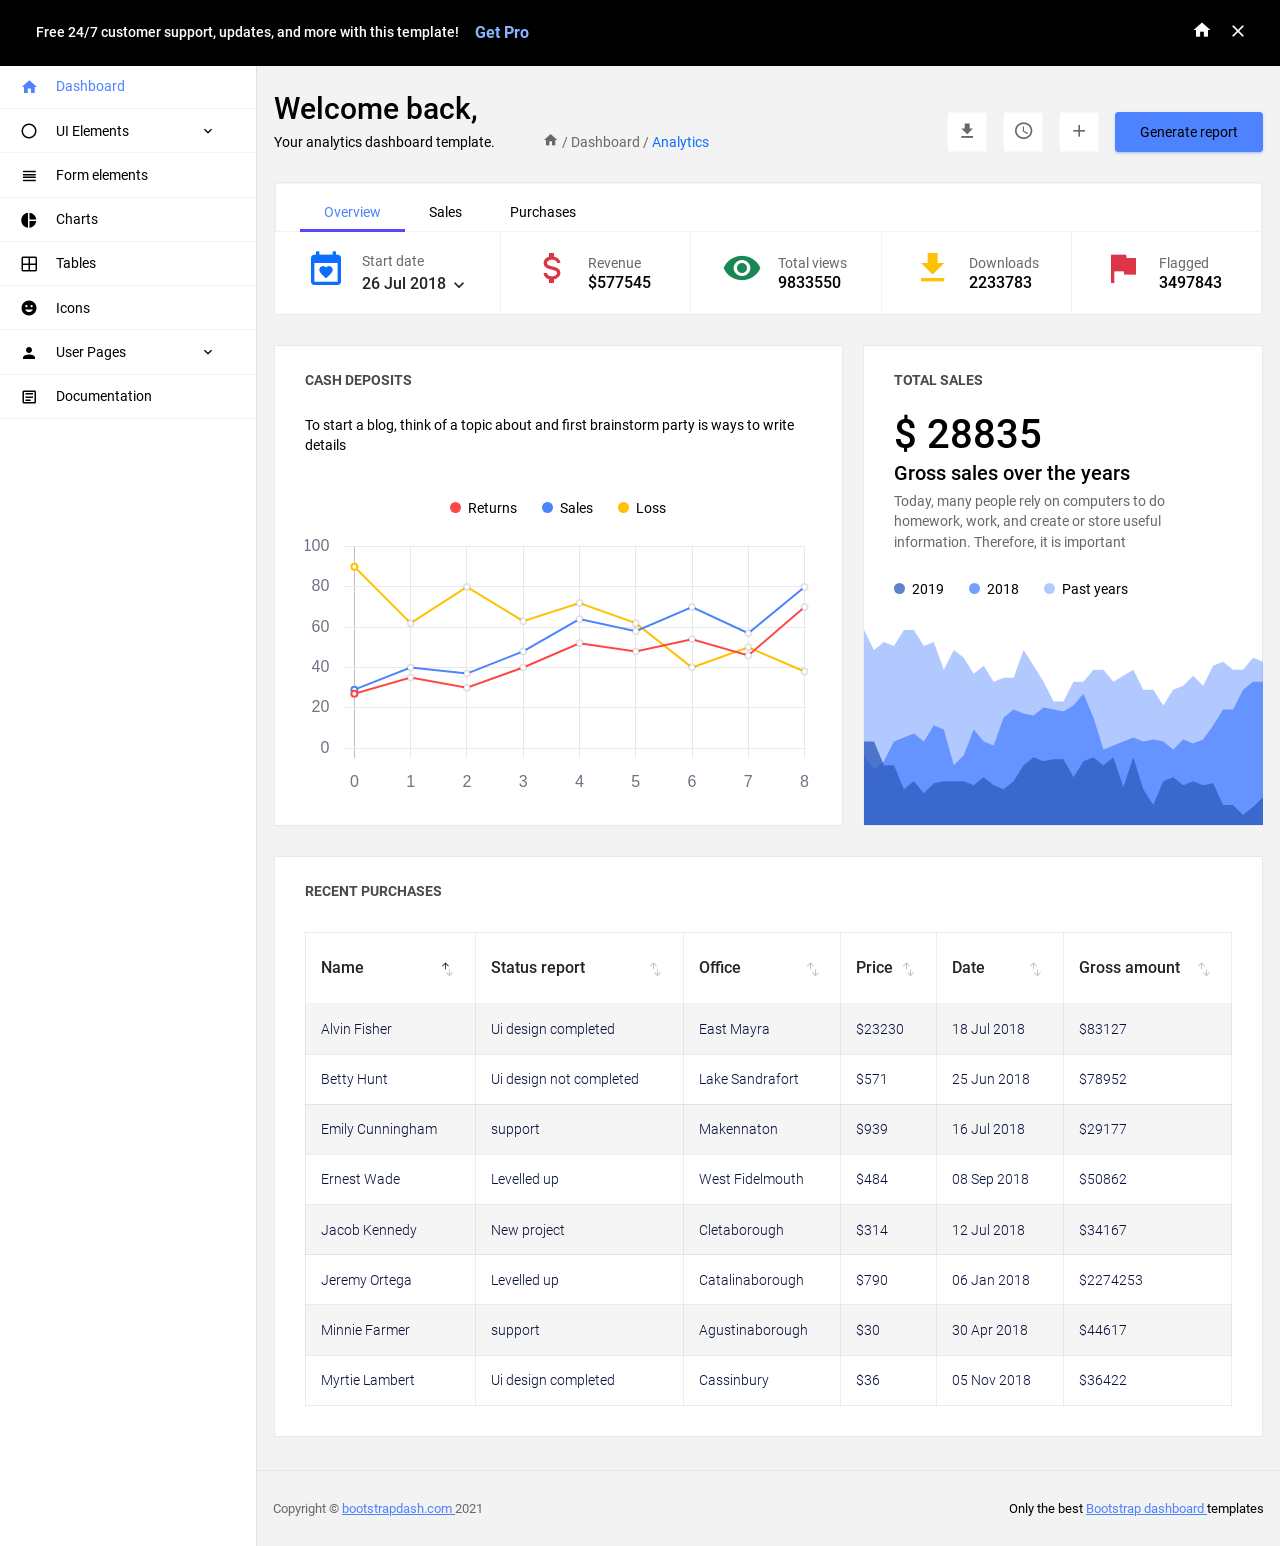
<file: FlightReservation_Presentation/wwwroot/admin/template/index.html>
<!DOCTYPE html>
<html lang="en">

<head>
  <!-- Required meta tags -->
  <meta charset="utf-8">
  <meta name="viewport" content="width=device-width, initial-scale=1, shrink-to-fit=no">
  <title>Majestic Admin</title>
  <!-- plugins:css -->
  <link rel="stylesheet" href="vendors/mdi/css/materialdesignicons.min.css">
  <link rel="stylesheet" href="vendors/base/vendor.bundle.base.css">
  <!-- endinject -->
  <!-- plugin css for this page -->
  <link rel="stylesheet" href="vendors/datatables.net-bs4/dataTables.bootstrap4.css">
  <!-- End plugin css for this page -->
  <!-- inject:css -->
  <link rel="stylesheet" href="css/style.css">
  <!-- endinject -->
  <link rel="shortcut icon" href="images/favicon.png" />
</head>
<body>
  <div class="container-scroller">
    <div class="row p-0 m-0 proBanner" id="proBanner">
      <div class="col-md-12 p-0 m-0">
        <div class="card-body card-body-padding d-flex align-items-center justify-content-between">
          <div class="ps-lg-1">
            <div class="d-flex align-items-center justify-content-between">
              <p class="mb-0 font-weight-medium me-3 buy-now-text">Free 24/7 customer support, updates, and more with this template!</p>
              <a href="https://www.bootstrapdash.com/product/majestic-admin-pro/?utm_source=organic&utm_medium=banner&utm_campaign=buynow_demo" target="_blank" class="btn me-2 buy-now-btn border-0">Get Pro</a>
            </div>
          </div>
          <div class="d-flex align-items-center justify-content-between">
            <a href="https://www.bootstrapdash.com/product/majestic-admin-pro/"><i class="mdi mdi-home me-3 text-white"></i></a>
            <button id="bannerClose" class="btn border-0 p-0">
              <i class="mdi mdi-close text-white me-0"></i>
            </button>
          </div>
        </div>
      </div>
    </div>
    <!-- partial:partials/_navbar.html -->
    <nav class="navbar col-lg-12 col-12 p-0 fixed-top d-flex flex-row">
      <div class="navbar-brand-wrapper d-flex justify-content-center">
        <div class="navbar-brand-inner-wrapper d-flex justify-content-between align-items-center w-100">  
          <a class="navbar-brand brand-logo" href="index.html"><img src="images/logo.svg" alt="logo"/></a>
          <a class="navbar-brand brand-logo-mini" href="index.html"><img src="images/logo-mini.svg" alt="logo"/></a>
          <button class="navbar-toggler navbar-toggler align-self-center" type="button" data-toggle="minimize">
            <span class="mdi mdi-sort-variant"></span>
          </button>
        </div>  
      </div>
      <div class="navbar-menu-wrapper d-flex align-items-center justify-content-end">
        <ul class="navbar-nav mr-lg-4 w-100">
          <li class="nav-item nav-search d-none d-lg-block w-100">
            <div class="input-group">
              <div class="input-group-prepend">
                <span class="input-group-text" id="search">
                  <i class="mdi mdi-magnify"></i>
                </span>
              </div>
              <input type="text" class="form-control" placeholder="Search now" aria-label="search" aria-describedby="search">
            </div>
          </li>
        </ul>
        <ul class="navbar-nav navbar-nav-right">
          <li class="nav-item dropdown me-1">
            <a class="nav-link count-indicator dropdown-toggle d-flex justify-content-center align-items-center" id="messageDropdown" href="#" data-bs-toggle="dropdown">
              <i class="mdi mdi-message-text mx-0"></i>
              <span class="count"></span>
            </a>
            <div class="dropdown-menu dropdown-menu-right navbar-dropdown" aria-labelledby="messageDropdown">
              <p class="mb-0 font-weight-normal float-left dropdown-header">Messages</p>
              <a class="dropdown-item">
                <div class="item-thumbnail">
                    <img src="images/faces/face4.jpg" alt="image" class="profile-pic">
                </div>
                <div class="item-content flex-grow">
                  <h6 class="ellipsis font-weight-normal">David Grey
                  </h6>
                  <p class="font-weight-light small-text text-muted mb-0">
                    The meeting is cancelled
                  </p>
                </div>
              </a>
              <a class="dropdown-item">
                <div class="item-thumbnail">
                    <img src="images/faces/face2.jpg" alt="image" class="profile-pic">
                </div>
                <div class="item-content flex-grow">
                  <h6 class="ellipsis font-weight-normal">Tim Cook
                  </h6>
                  <p class="font-weight-light small-text text-muted mb-0">
                    New product launch
                  </p>
                </div>
              </a>
              <a class="dropdown-item">
                <div class="item-thumbnail">
                    <img src="images/faces/face3.jpg" alt="image" class="profile-pic">
                </div>
                <div class="item-content flex-grow">
                  <h6 class="ellipsis font-weight-normal"> Johnson
                  </h6>
                  <p class="font-weight-light small-text text-muted mb-0">
                    Upcoming board meeting
                  </p>
                </div>
              </a>
            </div>
          </li>
          <li class="nav-item dropdown me-4">
            <a class="nav-link count-indicator dropdown-toggle d-flex align-items-center justify-content-center notification-dropdown" id="notificationDropdown" href="#" data-bs-toggle="dropdown">
              <i class="mdi mdi-bell mx-0"></i>
              <span class="count"></span>
            </a>
            <div class="dropdown-menu dropdown-menu-right navbar-dropdown" aria-labelledby="notificationDropdown">
              <p class="mb-0 font-weight-normal float-left dropdown-header">Notifications</p>
              <a class="dropdown-item">
                <div class="item-thumbnail">
                  <div class="item-icon bg-success">
                    <i class="mdi mdi-information mx-0"></i>
                  </div>
                </div>
                <div class="item-content">
                  <h6 class="font-weight-normal">Application Error</h6>
                  <p class="font-weight-light small-text mb-0 text-muted">
                    Just now
                  </p>
                </div>
              </a>
              <a class="dropdown-item">
                <div class="item-thumbnail">
                  <div class="item-icon bg-warning">
                    <i class="mdi mdi-settings mx-0"></i>
                  </div>
                </div>
                <div class="item-content">
                  <h6 class="font-weight-normal">Settings</h6>
                  <p class="font-weight-light small-text mb-0 text-muted">
                    Private message
                  </p>
                </div>
              </a>
              <a class="dropdown-item">
                <div class="item-thumbnail">
                  <div class="item-icon bg-info">
                    <i class="mdi mdi-account-box mx-0"></i>
                  </div>
                </div>
                <div class="item-content">
                  <h6 class="font-weight-normal">New user registration</h6>
                  <p class="font-weight-light small-text mb-0 text-muted">
                    2 days ago
                  </p>
                </div>
              </a>
            </div>
          </li>
          <li class="nav-item nav-profile dropdown">
            <a class="nav-link dropdown-toggle" href="#" data-bs-toggle="dropdown" id="profileDropdown">
              <img src="images/faces/face5.jpg" alt="profile"/>
              <span class="nav-profile-name">Louis Barnett</span>
            </a>
            <div class="dropdown-menu dropdown-menu-right navbar-dropdown" aria-labelledby="profileDropdown">
              <a class="dropdown-item">
                <i class="mdi mdi-settings text-primary"></i>
                Settings
              </a>
              <a class="dropdown-item">
                <i class="mdi mdi-logout text-primary"></i>
                Logout
              </a>
            </div>
          </li>
        </ul>
        <button class="navbar-toggler navbar-toggler-right d-lg-none align-self-center" type="button" data-toggle="offcanvas">
          <span class="mdi mdi-menu"></span>
        </button>
      </div>
    </nav>
    <!-- partial -->
    <div class="container-fluid page-body-wrapper">
      <!-- partial:partials/_sidebar.html -->
      <nav class="sidebar sidebar-offcanvas" id="sidebar">
        <ul class="nav">
          <li class="nav-item">
            <a class="nav-link" href="index.html">
              <i class="mdi mdi-home menu-icon"></i>
              <span class="menu-title">Dashboard</span>
            </a>
          </li>
          <li class="nav-item">
            <a class="nav-link" data-bs-toggle="collapse" href="#ui-basic" aria-expanded="false" aria-controls="ui-basic">
              <i class="mdi mdi-circle-outline menu-icon"></i>
              <span class="menu-title">UI Elements</span>
              <i class="menu-arrow"></i>
            </a>
            <div class="collapse" id="ui-basic">
              <ul class="nav flex-column sub-menu">
                <li class="nav-item"> <a class="nav-link" href="pages/ui-features/buttons.html">Buttons</a></li>
                <li class="nav-item"> <a class="nav-link" href="pages/ui-features/typography.html">Typography</a></li>
              </ul>
            </div>
          </li>
          <li class="nav-item">
            <a class="nav-link" href="pages/forms/basic_elements.html">
              <i class="mdi mdi-view-headline menu-icon"></i>
              <span class="menu-title">Form elements</span>
            </a>
          </li>
          <li class="nav-item">
            <a class="nav-link" href="pages/charts/chartjs.html">
              <i class="mdi mdi-chart-pie menu-icon"></i>
              <span class="menu-title">Charts</span>
            </a>
          </li>
          <li class="nav-item">
            <a class="nav-link" href="pages/tables/basic-table.html">
              <i class="mdi mdi-grid-large menu-icon"></i>
              <span class="menu-title">Tables</span>
            </a>
          </li>
          <li class="nav-item">
            <a class="nav-link" href="pages/icons/mdi.html">
              <i class="mdi mdi-emoticon menu-icon"></i>
              <span class="menu-title">Icons</span>
            </a>
          </li>
          <li class="nav-item">
            <a class="nav-link" data-bs-toggle="collapse" href="#auth" aria-expanded="false" aria-controls="auth">
              <i class="mdi mdi-account menu-icon"></i>
              <span class="menu-title">User Pages</span>
              <i class="menu-arrow"></i>
            </a>
            <div class="collapse" id="auth">
              <ul class="nav flex-column sub-menu">
                <li class="nav-item"> <a class="nav-link" href="pages/samples/login.html"> Login </a></li>
                <li class="nav-item"> <a class="nav-link" href="pages/samples/login-2.html"> Login 2 </a></li>
                <li class="nav-item"> <a class="nav-link" href="pages/samples/register.html"> Register </a></li>
                <li class="nav-item"> <a class="nav-link" href="pages/samples/register-2.html"> Register 2 </a></li>
                <li class="nav-item"> <a class="nav-link" href="pages/samples/lock-screen.html"> Lockscreen </a></li>
              </ul>
            </div>
          </li>
          <li class="nav-item">
            <a class="nav-link" href="documentation/documentation.html">
              <i class="mdi mdi-file-document-box-outline menu-icon"></i>
              <span class="menu-title">Documentation</span>
            </a>
          </li>
        </ul>
      </nav>
      <!-- partial -->
      <div class="main-panel">
        <div class="content-wrapper">
          
          <div class="row">
            <div class="col-md-12 grid-margin">
              <div class="d-flex justify-content-between flex-wrap">
                <div class="d-flex align-items-end flex-wrap">
                  <div class="me-md-3 me-xl-5">
                    <h2>Welcome back,</h2>
                    <p class="mb-md-0">Your analytics dashboard template.</p>
                  </div>
                  <div class="d-flex">
                    <i class="mdi mdi-home text-muted hover-cursor"></i>
                    <p class="text-muted mb-0 hover-cursor">&nbsp;/&nbsp;Dashboard&nbsp;/&nbsp;</p>
                    <p class="text-primary mb-0 hover-cursor">Analytics</p>
                  </div>
                </div>
                <div class="d-flex justify-content-between align-items-end flex-wrap">
                  <button type="button" class="btn btn-light bg-white btn-icon me-3 d-none d-md-block ">
                    <i class="mdi mdi-download text-muted"></i>
                  </button>
                  <button type="button" class="btn btn-light bg-white btn-icon me-3 mt-2 mt-xl-0">
                    <i class="mdi mdi-clock-outline text-muted"></i>
                  </button>
                  <button type="button" class="btn btn-light bg-white btn-icon me-3 mt-2 mt-xl-0">
                    <i class="mdi mdi-plus text-muted"></i>
                  </button>
                  <button class="btn btn-primary mt-2 mt-xl-0">Generate report</button>
                </div>
              </div>
            </div>
          </div>
          <div class="row">
            <div class="col-md-12 grid-margin stretch-card">
              <div class="card">
                <div class="card-body dashboard-tabs p-0">
                  <ul class="nav nav-tabs px-4" role="tablist">
                    <li class="nav-item">
                      <a class="nav-link active" id="overview-tab" data-bs-toggle="tab" href="#overview" role="tab" aria-controls="overview" aria-selected="true">Overview</a>
                    </li>
                    <li class="nav-item">
                      <a class="nav-link" id="sales-tab" data-bs-toggle="tab" href="#sales" role="tab" aria-controls="sales" aria-selected="false">Sales</a>
                    </li>
                    <li class="nav-item">
                      <a class="nav-link" id="purchases-tab" data-bs-toggle="tab" href="#purchases" role="tab" aria-controls="purchases" aria-selected="false">Purchases</a>
                    </li>
                  </ul>
                  <div class="tab-content py-0 px-0">
                    <div class="tab-pane fade show active" id="overview" role="tabpanel" aria-labelledby="overview-tab">
                      <div class="d-flex flex-wrap justify-content-xl-between">
                        <div class="d-none d-xl-flex border-md-right flex-grow-1 align-items-center justify-content-center p-3 item">
                          <i class="mdi mdi-calendar-heart icon-lg me-3 text-primary"></i>
                          <div class="d-flex flex-column justify-content-around">
                            <small class="mb-1 text-muted">Start date</small>
                            <div class="dropdown">
                              <a class="btn btn-secondary dropdown-toggle p-0 bg-transparent border-0 text-dark shadow-none font-weight-medium" href="#" role="button" id="dropdownMenuLinkA" data-bs-toggle="dropdown" aria-haspopup="true" aria-expanded="false">
                                <h5 class="mb-0 d-inline-block">26 Jul 2018</h5>
                              </a>
                              <div class="dropdown-menu" aria-labelledby="dropdownMenuLinkA">
                                <a class="dropdown-item" href="#">12 Aug 2018</a>
                                <a class="dropdown-item" href="#">22 Sep 2018</a>
                                <a class="dropdown-item" href="#">21 Oct 2018</a>
                              </div>
                            </div>
                          </div>
                        </div>
                        <div class="d-flex border-md-right flex-grow-1 align-items-center justify-content-center p-3 item">
                          <i class="mdi mdi-currency-usd me-3 icon-lg text-danger"></i>
                          <div class="d-flex flex-column justify-content-around">
                            <small class="mb-1 text-muted">Revenue</small>
                            <h5 class="me-2 mb-0">$577545</h5>
                          </div>
                        </div>
                        <div class="d-flex border-md-right flex-grow-1 align-items-center justify-content-center p-3 item">
                          <i class="mdi mdi-eye me-3 icon-lg text-success"></i>
                          <div class="d-flex flex-column justify-content-around">
                            <small class="mb-1 text-muted">Total views</small>
                            <h5 class="me-2 mb-0">9833550</h5>
                          </div>
                        </div>
                        <div class="d-flex border-md-right flex-grow-1 align-items-center justify-content-center p-3 item">
                          <i class="mdi mdi-download me-3 icon-lg text-warning"></i>
                          <div class="d-flex flex-column justify-content-around">
                            <small class="mb-1 text-muted">Downloads</small>
                            <h5 class="me-2 mb-0">2233783</h5>
                          </div>
                        </div>
                        <div class="d-flex py-3 border-md-right flex-grow-1 align-items-center justify-content-center p-3 item">
                          <i class="mdi mdi-flag me-3 icon-lg text-danger"></i>
                          <div class="d-flex flex-column justify-content-around">
                            <small class="mb-1 text-muted">Flagged</small>
                            <h5 class="me-2 mb-0">3497843</h5>
                          </div>
                        </div>
                      </div>
                    </div>
                    <div class="tab-pane fade" id="sales" role="tabpanel" aria-labelledby="sales-tab">
                      <div class="d-flex flex-wrap justify-content-xl-between">
                        <div class="d-none d-xl-flex border-md-right flex-grow-1 align-items-center justify-content-center p-3 item">
                          <i class="mdi mdi-calendar-heart icon-lg me-3 text-primary"></i>
                          <div class="d-flex flex-column justify-content-around">
                            <small class="mb-1 text-muted">Start date</small>
                            <div class="dropdown">
                              <a class="btn btn-secondary dropdown-toggle p-0 bg-transparent border-0 text-dark shadow-none font-weight-medium" href="#" role="button" id="dropdownMenuLinkA" data-bs-toggle="dropdown" aria-haspopup="true" aria-expanded="false">
                                <h5 class="mb-0 d-inline-block">26 Jul 2018</h5>
                              </a>
                              <div class="dropdown-menu" aria-labelledby="dropdownMenuLinkA">
                                <a class="dropdown-item" href="#">12 Aug 2018</a>
                                <a class="dropdown-item" href="#">22 Sep 2018</a>
                                <a class="dropdown-item" href="#">21 Oct 2018</a>
                              </div>
                            </div>
                          </div>
                        </div>
                        <div class="d-flex border-md-right flex-grow-1 align-items-center justify-content-center p-3 item">
                          <i class="mdi mdi-download me-3 icon-lg text-warning"></i>
                          <div class="d-flex flex-column justify-content-around">
                            <small class="mb-1 text-muted">Downloads</small>
                            <h5 class="me-2 mb-0">2233783</h5>
                          </div>
                        </div>
                        <div class="d-flex border-md-right flex-grow-1 align-items-center justify-content-center p-3 item">
                          <i class="mdi mdi-eye me-3 icon-lg text-success"></i>
                          <div class="d-flex flex-column justify-content-around">
                            <small class="mb-1 text-muted">Total views</small>
                            <h5 class="me-2 mb-0">9833550</h5>
                          </div>
                        </div>
                        <div class="d-flex border-md-right flex-grow-1 align-items-center justify-content-center p-3 item">
                          <i class="mdi mdi-currency-usd me-3 icon-lg text-danger"></i>
                          <div class="d-flex flex-column justify-content-around">
                            <small class="mb-1 text-muted">Revenue</small>
                            <h5 class="me-2 mb-0">$577545</h5>
                          </div>
                        </div>
                        <div class="d-flex py-3 border-md-right flex-grow-1 align-items-center justify-content-center p-3 item">
                          <i class="mdi mdi-flag me-3 icon-lg text-danger"></i>
                          <div class="d-flex flex-column justify-content-around">
                            <small class="mb-1 text-muted">Flagged</small>
                            <h5 class="me-2 mb-0">3497843</h5>
                          </div>
                        </div>
                      </div>
                    </div>
                    <div class="tab-pane fade" id="purchases" role="tabpanel" aria-labelledby="purchases-tab">
                      <div class="d-flex flex-wrap justify-content-xl-between">
                        <div class="d-none d-xl-flex border-md-right flex-grow-1 align-items-center justify-content-center p-3 item">
                          <i class="mdi mdi-calendar-heart icon-lg me-3 text-primary"></i>
                          <div class="d-flex flex-column justify-content-around">
                            <small class="mb-1 text-muted">Start date</small>
                            <div class="dropdown">
                              <a class="btn btn-secondary dropdown-toggle p-0 bg-transparent border-0 text-dark shadow-none font-weight-medium" href="#" role="button" id="dropdownMenuLinkA" data-bs-toggle="dropdown" aria-haspopup="true" aria-expanded="false">
                                <h5 class="mb-0 d-inline-block">26 Jul 2018</h5>
                              </a>
                              <div class="dropdown-menu" aria-labelledby="dropdownMenuLinkA">
                                <a class="dropdown-item" href="#">12 Aug 2018</a>
                                <a class="dropdown-item" href="#">22 Sep 2018</a>
                                <a class="dropdown-item" href="#">21 Oct 2018</a>
                              </div>
                            </div>
                          </div>
                        </div>
                        <div class="d-flex border-md-right flex-grow-1 align-items-center justify-content-center p-3 item">
                          <i class="mdi mdi-currency-usd me-3 icon-lg text-danger"></i>
                          <div class="d-flex flex-column justify-content-around">
                            <small class="mb-1 text-muted">Revenue</small>
                            <h5 class="me-2 mb-0">$577545</h5>
                          </div>
                        </div>
                        <div class="d-flex border-md-right flex-grow-1 align-items-center justify-content-center p-3 item">
                          <i class="mdi mdi-eye me-3 icon-lg text-success"></i>
                          <div class="d-flex flex-column justify-content-around">
                            <small class="mb-1 text-muted">Total views</small>
                            <h5 class="me-2 mb-0">9833550</h5>
                          </div>
                        </div>
                        <div class="d-flex border-md-right flex-grow-1 align-items-center justify-content-center p-3 item">
                          <i class="mdi mdi-download me-3 icon-lg text-warning"></i>
                          <div class="d-flex flex-column justify-content-around">
                            <small class="mb-1 text-muted">Downloads</small>
                            <h5 class="me-2 mb-0">2233783</h5>
                          </div>
                        </div>
                        <div class="d-flex py-3 border-md-right flex-grow-1 align-items-center justify-content-center p-3 item">
                          <i class="mdi mdi-flag me-3 icon-lg text-danger"></i>
                          <div class="d-flex flex-column justify-content-around">
                            <small class="mb-1 text-muted">Flagged</small>
                            <h5 class="me-2 mb-0">3497843</h5>
                          </div>
                        </div>
                      </div>
                    </div>
                  </div>
                </div>
              </div>
            </div>
          </div>
          <div class="row">
            <div class="col-md-7 grid-margin stretch-card">
              <div class="card">
                <div class="card-body">
                  <p class="card-title">Cash deposits</p>
                  <p class="mb-4">To start a blog, think of a topic about and first brainstorm party is ways to write details</p>
                  <div id="cash-deposits-chart-legend" class="d-flex justify-content-center pt-3"></div>
                  <canvas id="cash-deposits-chart"></canvas>
                </div>
              </div>
            </div>
            <div class="col-md-5 grid-margin stretch-card">
              <div class="card">
                <div class="card-body">
                  <p class="card-title">Total sales</p>
                  <h1>$ 28835</h1>
                  <h4>Gross sales over the years</h4>
                  <p class="text-muted">Today, many people rely on computers to do homework, work, and create or store useful information. Therefore, it is important </p>
                  <div id="total-sales-chart-legend"></div>                  
                </div>
                <canvas id="total-sales-chart"></canvas>
              </div>
            </div>
          </div>
          <div class="row">
            <div class="col-md-12 stretch-card">
              <div class="card">
                <div class="card-body">
                  <p class="card-title">Recent Purchases</p>
                  <div class="table-responsive">
                    <table id="recent-purchases-listing" class="table">
                      <thead>
                        <tr>
                            <th>Name</th>
                            <th>Status report</th>
                            <th>Office</th>
                            <th>Price</th>
                            <th>Date</th>
                            <th>Gross amount</th>
                        </tr>
                      </thead>
                      <tbody>
                        <tr>
                            <td>Jeremy Ortega</td>
                            <td>Levelled up</td>
                            <td>Catalinaborough</td>
                            <td>$790</td>
                            <td>06 Jan 2018</td>
                            <td>$2274253</td>
                        </tr>
                        <tr>
                            <td>Alvin Fisher</td>
                            <td>Ui design completed</td>
                            <td>East Mayra</td>
                            <td>$23230</td>
                            <td>18 Jul 2018</td>
                            <td>$83127</td>
                        </tr>
                        <tr>
                            <td>Emily Cunningham</td>
                            <td>support</td>
                            <td>Makennaton</td>
                            <td>$939</td>
                            <td>16 Jul 2018</td>
                            <td>$29177</td>
                        </tr>
                        <tr>
                            <td>Minnie Farmer</td>
                            <td>support</td>
                            <td>Agustinaborough</td>
                            <td>$30</td>
                            <td>30 Apr 2018</td>
                            <td>$44617</td>
                        </tr>
                        <tr>
                            <td>Betty Hunt</td>
                            <td>Ui design not completed</td>
                            <td>Lake Sandrafort</td>
                            <td>$571</td>
                            <td>25 Jun 2018</td>
                            <td>$78952</td>
                        </tr>
                        <tr>
                            <td>Myrtie Lambert</td>
                            <td>Ui design completed</td>
                            <td>Cassinbury</td>
                            <td>$36</td>
                            <td>05 Nov 2018</td>
                            <td>$36422</td>
                        </tr>
                        <tr>
                            <td>Jacob Kennedy</td>
                            <td>New project</td>
                            <td>Cletaborough</td>
                            <td>$314</td>
                            <td>12 Jul 2018</td>
                            <td>$34167</td>
                        </tr>
                        <tr>
                            <td>Ernest Wade</td>
                            <td>Levelled up</td>
                            <td>West Fidelmouth</td>
                            <td>$484</td>
                            <td>08 Sep 2018</td>
                            <td>$50862</td>
                        </tr>
                      </tbody>
                    </table>
                  </div>
                </div>
              </div>
            </div>
          </div>
        </div>
        <!-- content-wrapper ends -->
        <!-- partial:partials/_footer.html -->
        <footer class="footer">
        <div class="d-sm-flex justify-content-center justify-content-sm-between">
          <span class="text-muted text-center text-sm-left d-block d-sm-inline-block">Copyright © <a href="https://www.bootstrapdash.com/" target="_blank">bootstrapdash.com </a>2021</span>
          <span class="float-none float-sm-right d-block mt-1 mt-sm-0 text-center">Only the best <a href="https://www.bootstrapdash.com/" target="_blank"> Bootstrap dashboard  </a> templates</span>
        </div>
        </footer>
        <!-- partial -->
      </div>
      <!-- main-panel ends -->
    </div>
    <!-- page-body-wrapper ends -->
  </div>
  <!-- container-scroller -->

  <!-- plugins:js -->
  <script src="vendors/base/vendor.bundle.base.js"></script>
  <!-- endinject -->
  <!-- Plugin js for this page-->
  <script src="vendors/chart.js/Chart.min.js"></script>
  <script src="vendors/datatables.net/jquery.dataTables.js"></script>
  <script src="vendors/datatables.net-bs4/dataTables.bootstrap4.js"></script>
  <!-- End plugin js for this page-->
  <!-- inject:js -->
  <script src="js/off-canvas.js"></script>
  <script src="js/hoverable-collapse.js"></script>
  <script src="js/template.js"></script>
  <!-- endinject -->
  <!-- Custom js for this page-->
  <script src="js/dashboard.js"></script>
  <script src="js/data-table.js"></script>
  <script src="js/jquery.dataTables.js"></script>
  <script src="js/dataTables.bootstrap4.js"></script>
  <!-- End custom js for this page-->

  <script src="js/jquery.cookie.js" type="text/javascript"></script>
</body>

</html>
</file>
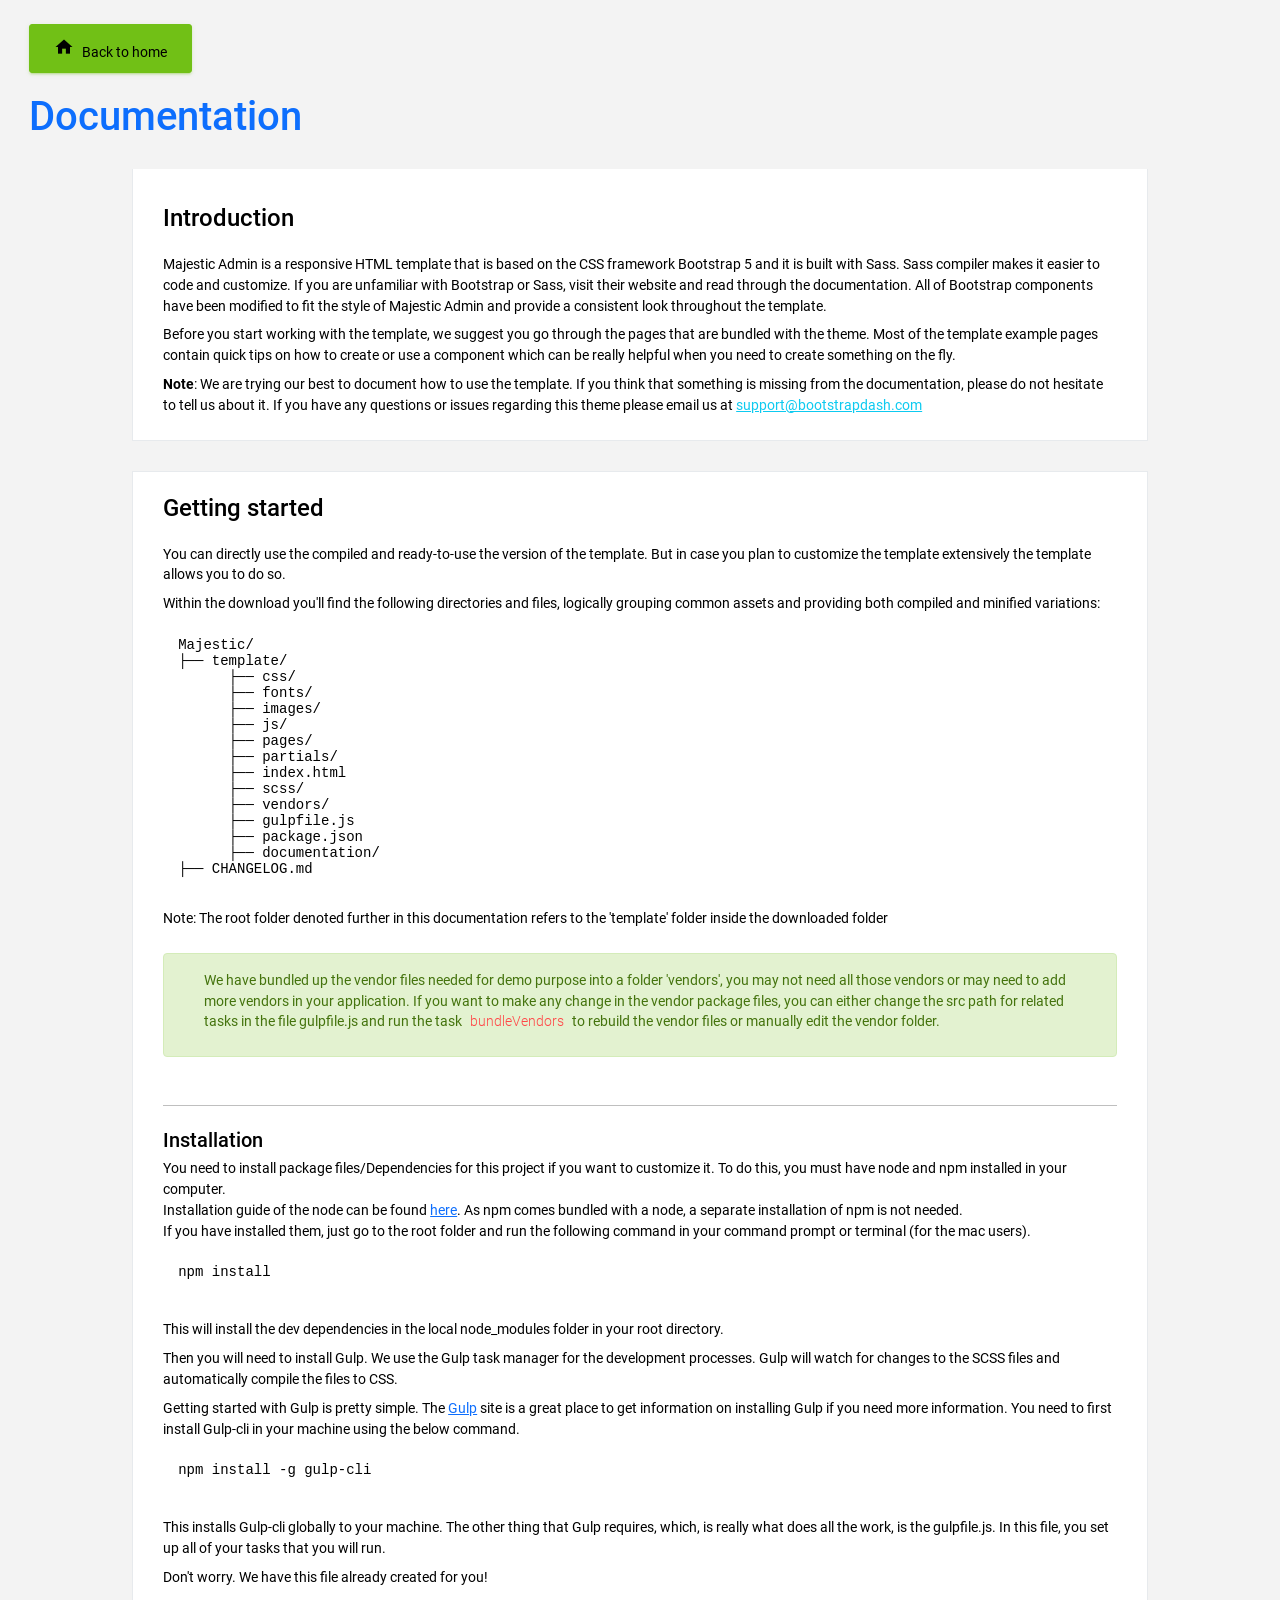
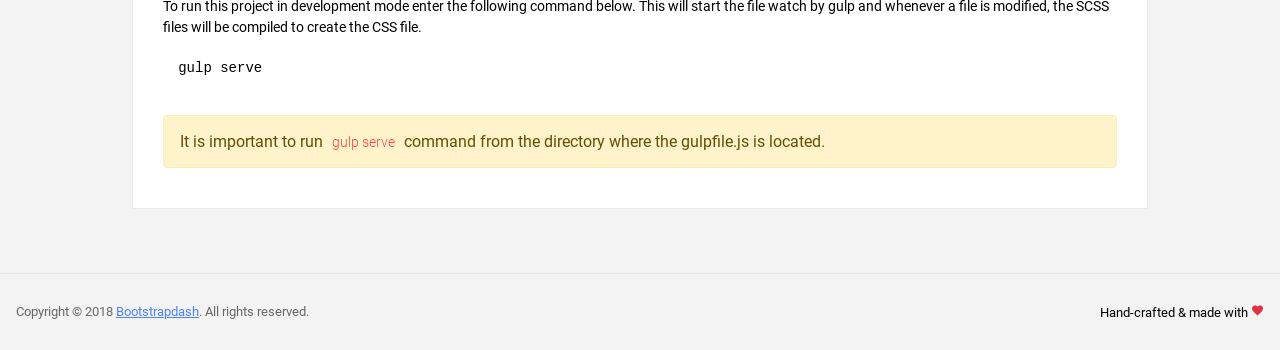
<file: FlightReservation_Presentation/wwwroot/admin/template/documentation/documentation.html>
<!DOCTYPE html>
<html lang="en">

<head>
  <!-- Required meta tags -->
  <meta charset="utf-8">
  <meta name="viewport" content="width=device-width, initial-scale=1, shrink-to-fit=no">
  <title>Majestic Admin Dashboard</title>
  <!-- plugins:css -->
  <link rel="stylesheet" href="../vendors/mdi/css/materialdesignicons.min.css">
  <link rel="stylesheet" href="../vendors/base/vendor.bundle.base.css">
  <!-- endinject -->
  <!-- plugin css for this page -->
  <!-- End plugin css for this page -->
  <!-- inject:css -->
  <link rel="stylesheet" href="../css/style.css">
  <!-- endinject -->
  <link rel="shortcut icon" href="../images/favicon.png" />
</head>

<body>
  <div class="container-scroller">
    <div class="container-fluid page-body-wrapper full-page-wrapper">
      <div class="main-panel w-100  documentation">
        <div class="content-wrapper">
          <div class="container-fluid">
            <div class="row">
              <div class="col-12 doc-header">
                <a class="btn btn-success" href="../index.html"><i class="mdi mdi-home me-2"></i>Back to home</a>
                <h1 class="text-primary mt-4">Documentation</h1>
              </div>
            </div>
            <div class="row doc-content">
              <div class="col-12 col-md-10 offset-md-1">
                <div class="col-12 grid-margin" id="doc-intro">
                    <div class="card">
                        <div class="card-body">
                            <h3 class="mb-4 mt-4">Introduction</h3>
                            <p>Majestic Admin is a responsive HTML template that is based on the CSS framework Bootstrap 5 and it is built with Sass. Sass compiler makes it easier to code and customize. If you are unfamiliar with Bootstrap or Sass, visit their
                                website and read through the documentation. All of Bootstrap components have been modified to fit the style of Majestic Admin and provide a consistent look throughout the template.</p>
                            <p>Before you start working with the template, we suggest you go through the pages that are bundled with the theme. Most of the template example pages contain quick tips on how to create or use a component which can
                                be really helpful when you need to create something on the fly.</p>
                            <p class="d-inline"><strong>Note</strong>: We are trying our best to document how to use the template. If you think that something is missing from the documentation, please do not hesitate to tell us about it. If you have any questions or issues regarding this theme please email us at <a class="d-inline text-info" href="mailto:support@bootstrapdash.com">support@bootstrapdash.com</a></p>
                        </div>
                    </div>
                </div>
                <div class="col-12 grid-margin" id="doc-started">
                    <div class="card">
                        <div class="card-body">
                            <h3 class="mb-4">Getting started</h3>
                            <p>You can directly use the compiled and ready-to-use the version of the template. But in case you plan to customize the template extensively the template allows you to do so.</p>
                            <p>Within the download you'll find the following directories and files, logically grouping common assets and providing both compiled and minified variations:</p>
                            <pre>
Majestic/
├── template/
      ├── css/
      ├── fonts/
      ├── images/
      ├── js/
      ├── pages/
      ├── partials/
      ├── index.html
      ├── scss/
      ├── vendors/
      ├── gulpfile.js
      ├── package.json                           
      ├── documentation/
├── CHANGELOG.md</pre>
                            <p class="mt-1">Note: The root folder denoted further in this documentation refers to the 'template' folder inside the downloaded folder</p>
                            <div class="alert alert-success mt-4 d-flex align-items-center" role="alert">
                              <i class="ti-info-alt me-4"></i>
                              <p>We have bundled up the vendor files needed for demo purpose into a folder 'vendors', you may not need all those vendors or may need to add more vendors in your application. If you want to make any change in the vendor package files, you can either change the src path for related tasks in the file gulpfile.js and run the task <code> bundleVendors </code>  to rebuild the vendor files or manually edit the vendor folder.</p>
                            </div>
                            <hr class="mt-5">
                            <h4 class="mt-4">Installation</h4>
                            <p class="mb-0">
                              You need to install package files/Dependencies for this project if you want to customize it. To do this, you must have <span class="font-weight-bold">node and npm</span> installed in your computer.
                            </p>
                            <p class="mb-0">Installation guide of the node can be found <a href="https://nodejs.org/en/">here</a>. As npm comes bundled with a node, a separate installation of npm is not needed.</p>
                            <p>
                                If you have installed them, just go to the root folder and run the following command in your command prompt or terminal (for the mac users).
                            </p>
                            <pre class="shell-mode">
npm install</pre>
                            <p class="mt-4">
                              This will install the dev dependencies in the local <span class="font-weight-bold">node_modules</span> folder in your root directory.
                            </p>
                            <p class="mt-2">
                              Then you will need to install <span class="font-weight-bold">Gulp</span>. We use the Gulp task manager for the development processes. Gulp will watch for changes to the SCSS files and automatically compile the files to CSS.
                            </p>
                            <p>Getting started with Gulp is pretty simple. The <a href="https://gulpjs.com/" target="_blank">Gulp</a> site is a great place to get information on installing Gulp if you need more information. You need to first install Gulp-cli in your machine using the below command.</p>
                            <pre class="shell-mode">
npm install -g gulp-cli</pre>
                            <p class="mt-4">This installs Gulp-cli globally to your machine. The other thing that Gulp requires, which, is really what does all the work, is the gulpfile.js. In this file, you set up all of your tasks that you will run.</p>
                            <p>Don't worry. We have this file already created for you!</p>
                            <p>To run this project in development mode enter the following command below. This will start the file watch by gulp and whenever a file is modified, the SCSS files will be compiled to create the CSS file.</p>
<pre class="shell-mode">
gulp serve</pre>           
                            <div class="alert alert-warning mt-4" role="alert">
                              <i class="ti-info-alt-outline"></i>It is important to run <code>gulp serve</code> command from the directory where the gulpfile.js is located.
                            </div>
                        </div>
                    </div>
                </div>
              </div>
            </div>
          </div>
        </div>
        <!-- partial:../partials/_footer.html -->

        <footer class="footer">
          <div class="d-sm-flex justify-content-center justify-content-sm-between">
            <span class="text-muted text-center text-sm-left d-block d-sm-inline-block">Copyright © 2018 <a href="https://www.bootstrapdash.com/" target="_blank">Bootstrapdash</a>. All rights reserved.</span>
            <span class="float-none float-sm-right d-block mt-1 mt-sm-0 text-center">Hand-crafted & made with <i class="mdi mdi-heart text-danger"></i></span>
          </div>
        </footer>

        <!-- partial -->
      </div>
    </div>
  </div>
<!-- plugins:js -->
<script src="../vendors/base/vendor.bundle.base.js"></script>
<!-- endinject -->
<!-- inject:js -->
<script src="../js/off-canvas.js"></script>
<script src="../js/hoverable-collapse.js"></script>
<script src="../js/template.js"></script>
<!-- endinject -->
<!-- Custom js for this page-->
<script src="../js/documentation.js"></script> 
<!-- End custom js for this page-->
</body>

</html>
</file>
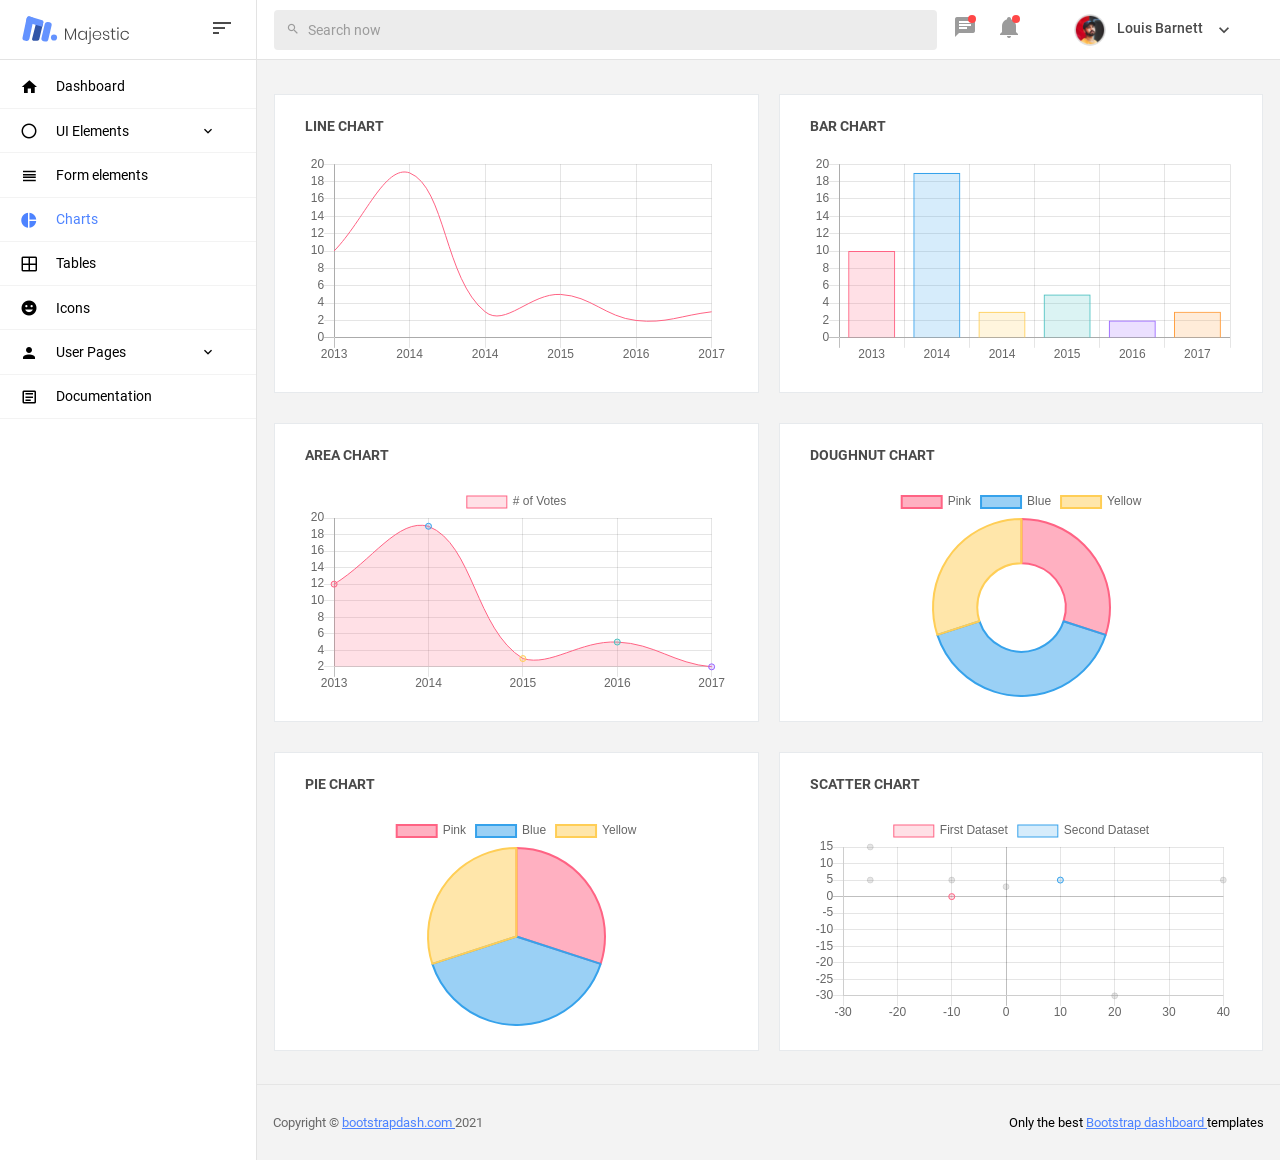
<file: FlightReservation_Presentation/wwwroot/admin/template/pages/charts/chartjs.html>
<!DOCTYPE html>
<html lang="en">

<head>
  <!-- Required meta tags -->
  <meta charset="utf-8">
  <meta name="viewport" content="width=device-width, initial-scale=1, shrink-to-fit=no">
  <title>Majestic Admin</title>
  <!-- plugins:css -->
  <link rel="stylesheet" href="../../vendors/mdi/css/materialdesignicons.min.css">
  <link rel="stylesheet" href="../../vendors/base/vendor.bundle.base.css">
  <!-- endinject -->
  <!-- inject:css -->
  <link rel="stylesheet" href="../../css/style.css">
  <!-- endinject -->
  <link rel="shortcut icon" href="../../images/favicon.png" />
</head>

<body>
  <div class="container-scroller">
    <!-- partial:../../partials/_navbar.html -->
    <nav class="navbar col-lg-12 col-12 p-0 fixed-top d-flex flex-row">
      <div class="navbar-brand-wrapper d-flex justify-content-center">
        <div class="navbar-brand-inner-wrapper d-flex justify-content-between align-items-center w-100">  
          <a class="navbar-brand brand-logo" href="../../index.html"><img src="../../images/logo.svg" alt="logo"/></a>
          <a class="navbar-brand brand-logo-mini" href="../../index.html"><img src="../../images/logo-mini.svg" alt="logo"/></a>
          <button class="navbar-toggler navbar-toggler align-self-center" type="button" data-toggle="minimize">
            <span class="mdi mdi-sort-variant"></span>
          </button>
        </div>  
      </div>
      <div class="navbar-menu-wrapper d-flex align-items-center justify-content-end">
        <ul class="navbar-nav mr-lg-4 w-100">
          <li class="nav-item nav-search d-none d-lg-block w-100">
            <div class="input-group">
              <div class="input-group-prepend">
                <span class="input-group-text" id="search">
                  <i class="mdi mdi-magnify"></i>
                </span>
              </div>
              <input type="text" class="form-control" placeholder="Search now" aria-label="search" aria-describedby="search">
            </div>
          </li>
        </ul>
        <ul class="navbar-nav navbar-nav-right">
          <li class="nav-item dropdown me-1">
            <a class="nav-link count-indicator dropdown-toggle d-flex justify-content-center align-items-center" id="messageDropdown" href="#" data-bs-toggle="dropdown">
              <i class="mdi mdi-message-text mx-0"></i>
              <span class="count"></span>
            </a>
            <div class="dropdown-menu dropdown-menu-right navbar-dropdown" aria-labelledby="messageDropdown">
              <p class="mb-0 font-weight-normal float-left dropdown-header">Messages</p>
              <a class="dropdown-item">
                <div class="item-thumbnail">
                    <img src="../../images/faces/face4.jpg" alt="image" class="profile-pic">
                </div>
                <div class="item-content flex-grow">
                  <h6 class="ellipsis font-weight-normal">David Grey
                  </h6>
                  <p class="font-weight-light small-text text-muted mb-0">
                    The meeting is cancelled
                  </p>
                </div>
              </a>
              <a class="dropdown-item">
                <div class="item-thumbnail">
                    <img src="../../images/faces/face2.jpg" alt="image" class="profile-pic">
                </div>
                <div class="item-content flex-grow">
                  <h6 class="ellipsis font-weight-normal">Tim Cook
                  </h6>
                  <p class="font-weight-light small-text text-muted mb-0">
                    New product launch
                  </p>
                </div>
              </a>
              <a class="dropdown-item">
                <div class="item-thumbnail">
                    <img src="../../images/faces/face3.jpg" alt="image" class="profile-pic">
                </div>
                <div class="item-content flex-grow">
                  <h6 class="ellipsis font-weight-normal"> Johnson
                  </h6>
                  <p class="font-weight-light small-text text-muted mb-0">
                    Upcoming board meeting
                  </p>
                </div>
              </a>
            </div>
          </li>
          <li class="nav-item dropdown me-4">
            <a class="nav-link count-indicator dropdown-toggle d-flex align-items-center justify-content-center notification-dropdown" id="notificationDropdown" href="#" data-bs-toggle="dropdown">
              <i class="mdi mdi-bell mx-0"></i>
              <span class="count"></span>
            </a>
            <div class="dropdown-menu dropdown-menu-right navbar-dropdown" aria-labelledby="notificationDropdown">
              <p class="mb-0 font-weight-normal float-left dropdown-header">Notifications</p>
              <a class="dropdown-item">
                <div class="item-thumbnail">
                  <div class="item-icon bg-success">
                    <i class="mdi mdi-information mx-0"></i>
                  </div>
                </div>
                <div class="item-content">
                  <h6 class="font-weight-normal">Application Error</h6>
                  <p class="font-weight-light small-text mb-0 text-muted">
                    Just now
                  </p>
                </div>
              </a>
              <a class="dropdown-item">
                <div class="item-thumbnail">
                  <div class="item-icon bg-warning">
                    <i class="mdi mdi-settings mx-0"></i>
                  </div>
                </div>
                <div class="item-content">
                  <h6 class="font-weight-normal">Settings</h6>
                  <p class="font-weight-light small-text mb-0 text-muted">
                    Private message
                  </p>
                </div>
              </a>
              <a class="dropdown-item">
                <div class="item-thumbnail">
                  <div class="item-icon bg-info">
                    <i class="mdi mdi-account-box mx-0"></i>
                  </div>
                </div>
                <div class="item-content">
                  <h6 class="font-weight-normal">New user registration</h6>
                  <p class="font-weight-light small-text mb-0 text-muted">
                    2 days ago
                  </p>
                </div>
              </a>
            </div>
          </li>
          <li class="nav-item nav-profile dropdown">
            <a class="nav-link dropdown-toggle" href="#" data-bs-toggle="dropdown" id="profileDropdown">
              <img src="../../images/faces/face5.jpg" alt="profile"/>
              <span class="nav-profile-name">Louis Barnett</span>
            </a>
            <div class="dropdown-menu dropdown-menu-right navbar-dropdown" aria-labelledby="profileDropdown">
              <a class="dropdown-item">
                <i class="mdi mdi-settings text-primary"></i>
                Settings
              </a>
              <a class="dropdown-item">
                <i class="mdi mdi-logout text-primary"></i>
                Logout
              </a>
            </div>
          </li>
        </ul>
        <button class="navbar-toggler navbar-toggler-right d-lg-none align-self-center" type="button" data-toggle="offcanvas">
          <span class="mdi mdi-menu"></span>
        </button>
      </div>
    </nav>
    <!-- partial -->
    <div class="container-fluid page-body-wrapper">
      <!-- partial:../../partials/_sidebar.html -->
      <nav class="sidebar sidebar-offcanvas" id="sidebar">
        <ul class="nav">
          <li class="nav-item">
            <a class="nav-link" href="../../index.html">
              <i class="mdi mdi-home menu-icon"></i>
              <span class="menu-title">Dashboard</span>
            </a>
          </li>
          <li class="nav-item">
            <a class="nav-link" data-bs-toggle="collapse" href="#ui-basic" aria-expanded="false" aria-controls="ui-basic">
              <i class="mdi mdi-circle-outline menu-icon"></i>
              <span class="menu-title">UI Elements</span>
              <i class="menu-arrow"></i>
            </a>
            <div class="collapse" id="ui-basic">
              <ul class="nav flex-column sub-menu">
                <li class="nav-item"> <a class="nav-link" href="../../pages/ui-features/buttons.html">Buttons</a></li>
                <li class="nav-item"> <a class="nav-link" href="../../pages/ui-features/typography.html">Typography</a></li>
              </ul>
            </div>
          </li>
          <li class="nav-item">
            <a class="nav-link" href="../../pages/forms/basic_elements.html">
              <i class="mdi mdi-view-headline menu-icon"></i>
              <span class="menu-title">Form elements</span>
            </a>
          </li>
          <li class="nav-item">
            <a class="nav-link" href="../../pages/charts/chartjs.html">
              <i class="mdi mdi-chart-pie menu-icon"></i>
              <span class="menu-title">Charts</span>
            </a>
          </li>
          <li class="nav-item">
            <a class="nav-link" href="../../pages/tables/basic-table.html">
              <i class="mdi mdi-grid-large menu-icon"></i>
              <span class="menu-title">Tables</span>
            </a>
          </li>
          <li class="nav-item">
            <a class="nav-link" href="../../pages/icons/mdi.html">
              <i class="mdi mdi-emoticon menu-icon"></i>
              <span class="menu-title">Icons</span>
            </a>
          </li>
          <li class="nav-item">
            <a class="nav-link" data-bs-toggle="collapse" href="#auth" aria-expanded="false" aria-controls="auth">
              <i class="mdi mdi-account menu-icon"></i>
              <span class="menu-title">User Pages</span>
              <i class="menu-arrow"></i>
            </a>
            <div class="collapse" id="auth">
              <ul class="nav flex-column sub-menu">
                <li class="nav-item"> <a class="nav-link" href="../../pages/samples/login.html"> Login </a></li>
                <li class="nav-item"> <a class="nav-link" href="../../pages/samples/login-2.html"> Login 2 </a></li>
                <li class="nav-item"> <a class="nav-link" href="../../pages/samples/register.html"> Register </a></li>
                <li class="nav-item"> <a class="nav-link" href="../../pages/samples/register-2.html"> Register 2 </a></li>
                <li class="nav-item"> <a class="nav-link" href="../../pages/samples/lock-screen.html"> Lockscreen </a></li>
              </ul>
            </div>
          </li>
          <li class="nav-item">
            <a class="nav-link" href="../../documentation/documentation.html">
              <i class="mdi mdi-file-document-box-outline menu-icon"></i>
              <span class="menu-title">Documentation</span>
            </a>
          </li>
        </ul>
      </nav>
      <!-- partial -->
      <div class="main-panel">
        <div class="content-wrapper">
          <div class="row">
            <div class="col-lg-6 grid-margin stretch-card">
              <div class="card">
                <div class="card-body">
                  <h4 class="card-title">Line chart</h4>
                  <canvas id="lineChart"></canvas>
                </div>
              </div>
            </div>
            <div class="col-lg-6 grid-margin stretch-card">
              <div class="card">
                <div class="card-body">
                  <h4 class="card-title">Bar chart</h4>
                  <canvas id="barChart"></canvas>
                </div>
              </div>
            </div>
          </div>
          <div class="row">
            <div class="col-lg-6 grid-margin stretch-card">
              <div class="card">
                <div class="card-body">
                  <h4 class="card-title">Area chart</h4>
                  <canvas id="areaChart"></canvas>
                </div>
              </div>
            </div>
            <div class="col-lg-6 grid-margin stretch-card">
              <div class="card">
                <div class="card-body">
                  <h4 class="card-title">Doughnut chart</h4>
                  <canvas id="doughnutChart"></canvas>
                </div>
              </div>
            </div>
          </div>
          <div class="row">
            <div class="col-lg-6 grid-margin grid-margin-lg-0 stretch-card">
              <div class="card">
                <div class="card-body">
                  <h4 class="card-title">Pie chart</h4>
                  <canvas id="pieChart"></canvas>
                </div>
              </div>
            </div>
            <div class="col-lg-6 grid-margin grid-margin-lg-0 stretch-card">
              <div class="card">
                <div class="card-body">
                  <h4 class="card-title">Scatter chart</h4>
                  <canvas id="scatterChart"></canvas>
                </div>
              </div>
            </div>
          </div>
        </div>
        <!-- content-wrapper ends -->
        <!-- partial:../../partials/_footer.html -->
        <footer class="footer">
        <div class="d-sm-flex justify-content-center justify-content-sm-between">
          <span class="text-muted text-center text-sm-left d-block d-sm-inline-block">Copyright © <a href="https://www.bootstrapdash.com/" target="_blank">bootstrapdash.com </a>2021</span>
          <span class="float-none float-sm-right d-block mt-1 mt-sm-0 text-center">Only the best <a href="https://www.bootstrapdash.com/" target="_blank"> Bootstrap dashboard  </a> templates</span>
        </div>
        </footer>
        <!-- partial -->
      </div>
      <!-- main-panel ends -->
    </div>
    <!-- page-body-wrapper ends -->
  </div>
  <!-- container-scroller -->
  <!-- plugins:js -->
  <script src="../../vendors/base/vendor.bundle.base.js"></script>
  <!-- endinject -->
    <!-- Plugin js for this page-->
    <script src="../../vendors/chart.js/Chart.min.js"></script>
    <!-- End plugin js for this page-->
  <!-- inject:js -->
  <script src="../../js/off-canvas.js"></script>
  <script src="../../js/hoverable-collapse.js"></script>
  <script src="../../js/template.js"></script>
  <!-- endinject -->
  <!-- Custom js for this page-->
  <script src="../../js/chart.js"></script>
  <!-- End custom js for this page-->
</body>

</html>
</file>
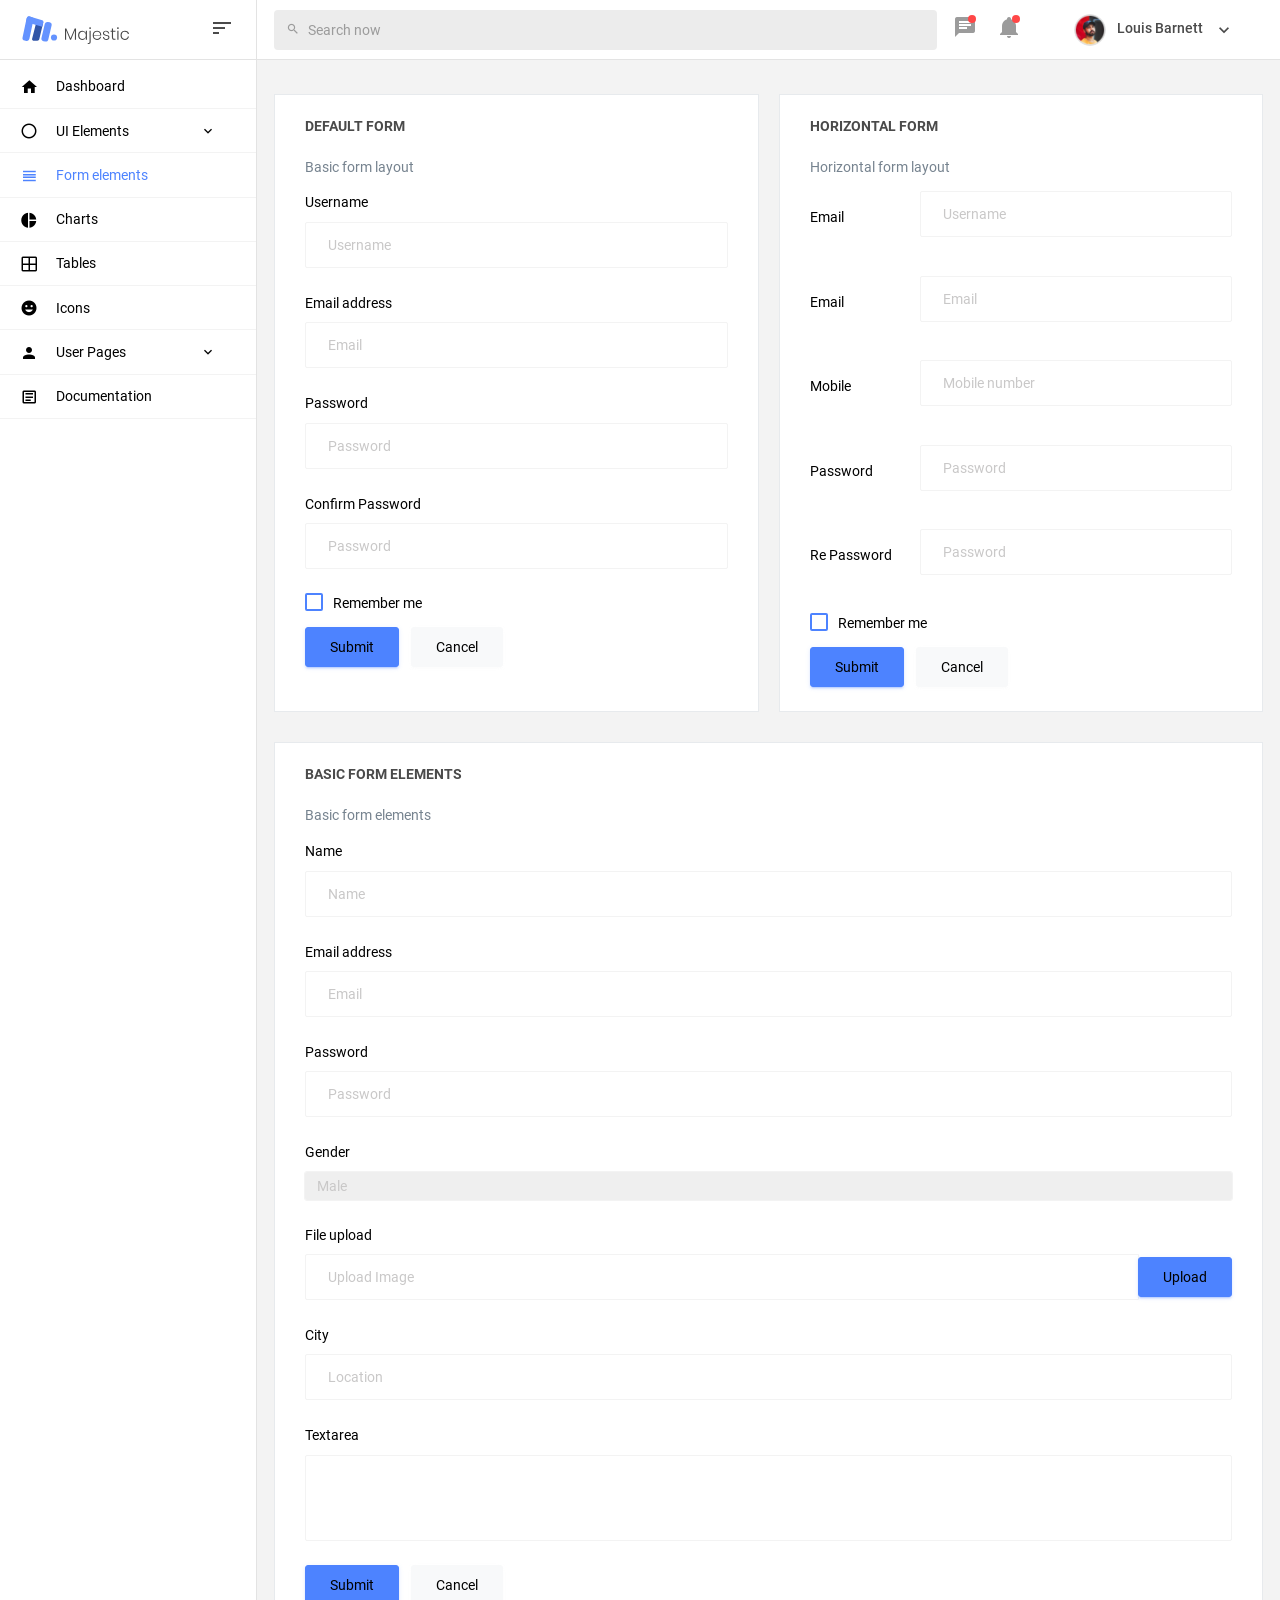
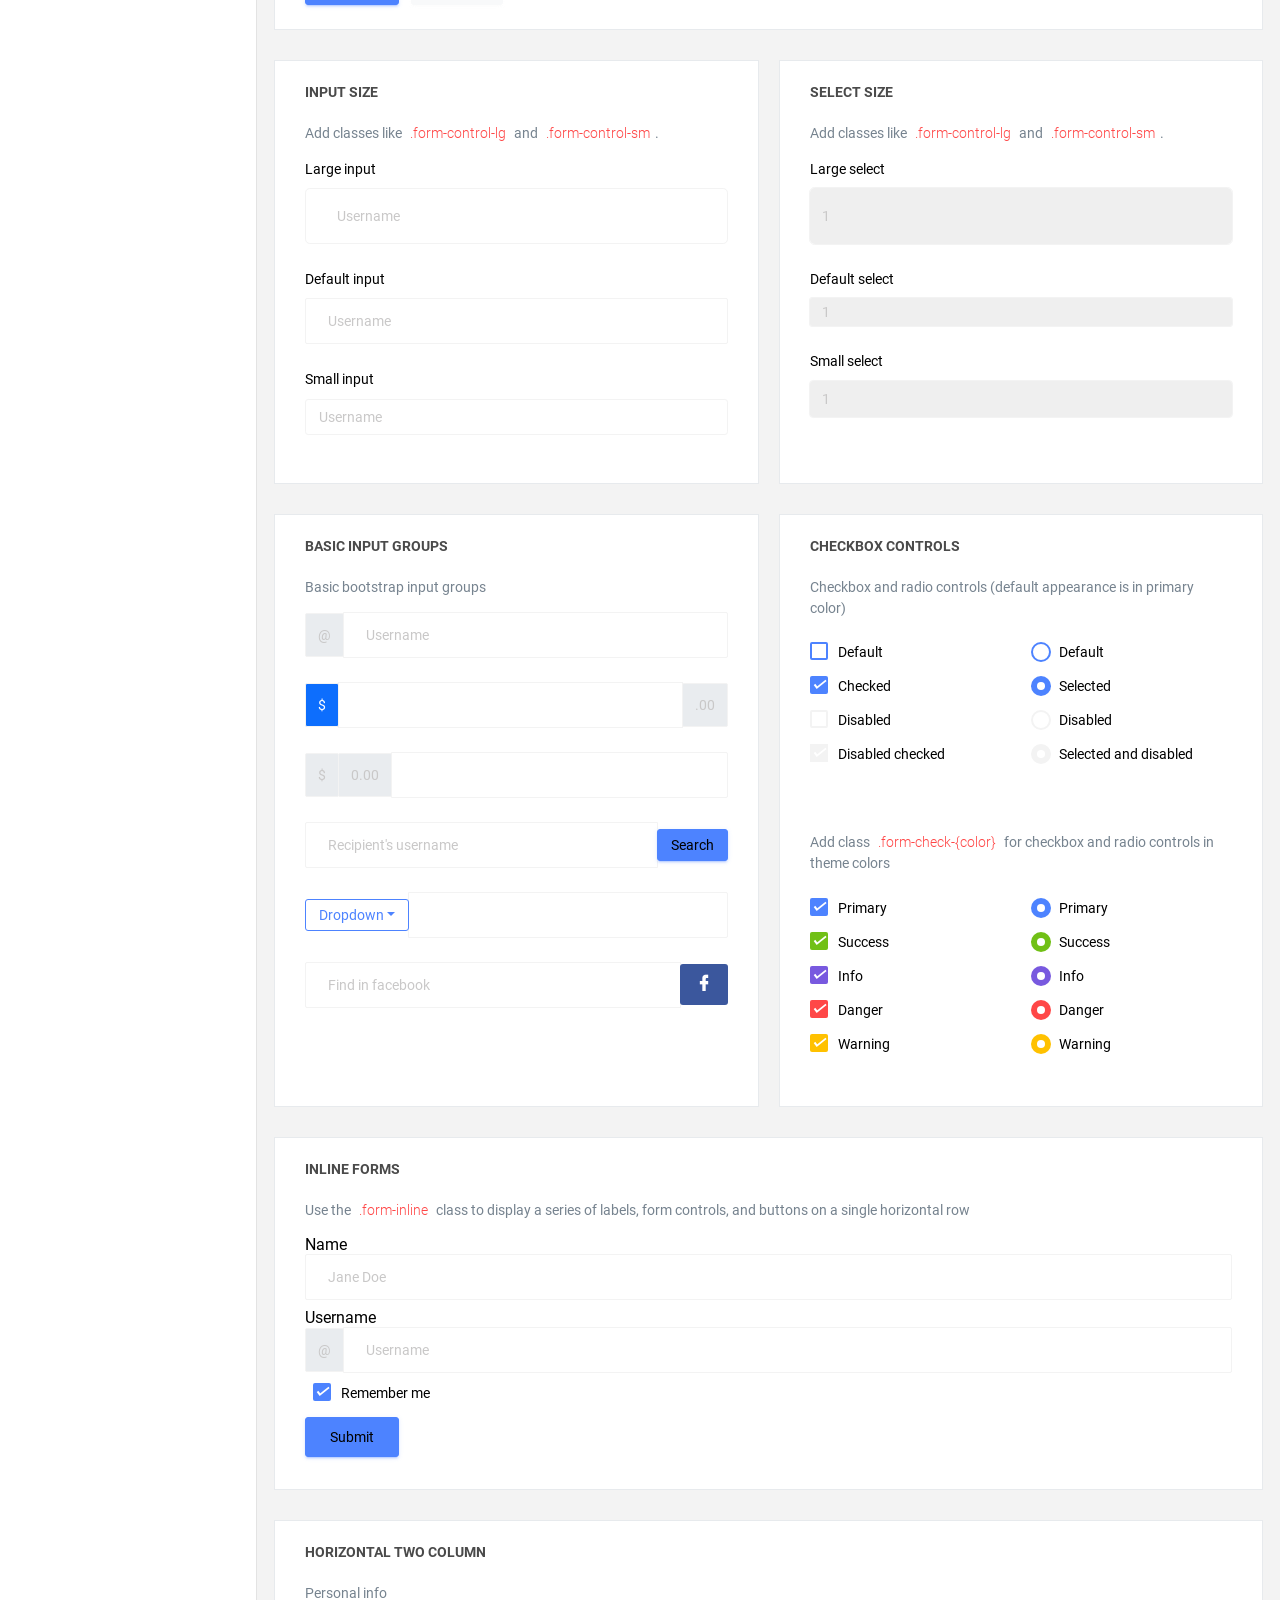
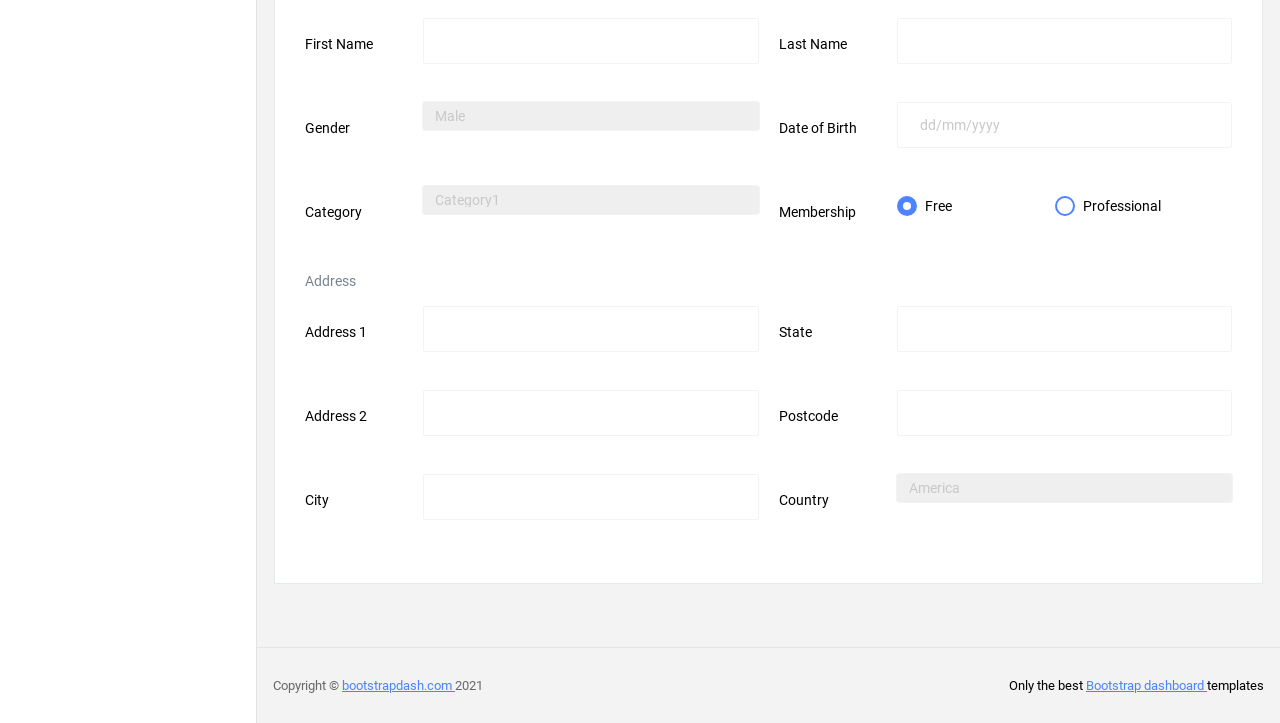
<file: FlightReservation_Presentation/wwwroot/admin/template/pages/forms/basic_elements.html>
<!DOCTYPE html>
<html lang="en">

<head>
  <!-- Required meta tags -->
  <meta charset="utf-8">
  <meta name="viewport" content="width=device-width, initial-scale=1, shrink-to-fit=no">
  <title>Majestic Admin</title>
  <!-- plugins:css -->
  <link rel="stylesheet" href="../../vendors/mdi/css/materialdesignicons.min.css">
  <link rel="stylesheet" href="../../vendors/base/vendor.bundle.base.css">
  <!-- endinject -->
  <!-- plugin css for this page -->
  <!-- End plugin css for this page -->
  <!-- inject:css -->
  <link rel="stylesheet" href="../../css/style.css">
  <!-- endinject -->
  <link rel="shortcut icon" href="../../images/favicon.png" />
</head>

<body>
  <div class="container-scroller">
    <!-- partial:../../partials/_navbar.html -->
    <nav class="navbar col-lg-12 col-12 p-0 fixed-top d-flex flex-row">
      <div class="navbar-brand-wrapper d-flex justify-content-center">
        <div class="navbar-brand-inner-wrapper d-flex justify-content-between align-items-center w-100">  
          <a class="navbar-brand brand-logo" href="../../index.html"><img src="../../images/logo.svg" alt="logo"/></a>
          <a class="navbar-brand brand-logo-mini" href="../../index.html"><img src="../../images/logo-mini.svg" alt="logo"/></a>
          <button class="navbar-toggler navbar-toggler align-self-center" type="button" data-toggle="minimize">
            <span class="mdi mdi-sort-variant"></span>
          </button>
        </div>  
      </div>
      <div class="navbar-menu-wrapper d-flex align-items-center justify-content-end">
        <ul class="navbar-nav mr-lg-4 w-100">
          <li class="nav-item nav-search d-none d-lg-block w-100">
            <div class="input-group">
              <div class="input-group-prepend">
                <span class="input-group-text" id="search">
                  <i class="mdi mdi-magnify"></i>
                </span>
              </div>
              <input type="text" class="form-control" placeholder="Search now" aria-label="search" aria-describedby="search">
            </div>
          </li>
        </ul>
        <ul class="navbar-nav navbar-nav-right">
          <li class="nav-item dropdown me-1">
            <a class="nav-link count-indicator dropdown-toggle d-flex justify-content-center align-items-center" id="messageDropdown" href="#" data-bs-toggle="dropdown">
              <i class="mdi mdi-message-text mx-0"></i>
              <span class="count"></span>
            </a>
            <div class="dropdown-menu dropdown-menu-right navbar-dropdown" aria-labelledby="messageDropdown">
              <p class="mb-0 font-weight-normal float-left dropdown-header">Messages</p>
              <a class="dropdown-item">
                <div class="item-thumbnail">
                    <img src="../../images/faces/face4.jpg" alt="image" class="profile-pic">
                </div>
                <div class="item-content flex-grow">
                  <h6 class="ellipsis font-weight-normal">David Grey
                  </h6>
                  <p class="font-weight-light small-text text-muted mb-0">
                    The meeting is cancelled
                  </p>
                </div>
              </a>
              <a class="dropdown-item">
                <div class="item-thumbnail">
                    <img src="../../images/faces/face2.jpg" alt="image" class="profile-pic">
                </div>
                <div class="item-content flex-grow">
                  <h6 class="ellipsis font-weight-normal">Tim Cook
                  </h6>
                  <p class="font-weight-light small-text text-muted mb-0">
                    New product launch
                  </p>
                </div>
              </a>
              <a class="dropdown-item">
                <div class="item-thumbnail">
                    <img src="../../images/faces/face3.jpg" alt="image" class="profile-pic">
                </div>
                <div class="item-content flex-grow">
                  <h6 class="ellipsis font-weight-normal"> Johnson
                  </h6>
                  <p class="font-weight-light small-text text-muted mb-0">
                    Upcoming board meeting
                  </p>
                </div>
              </a>
            </div>
          </li>
          <li class="nav-item dropdown me-4">
            <a class="nav-link count-indicator dropdown-toggle d-flex align-items-center justify-content-center notification-dropdown" id="notificationDropdown" href="#" data-bs-toggle="dropdown">
              <i class="mdi mdi-bell mx-0"></i>
              <span class="count"></span>
            </a>
            <div class="dropdown-menu dropdown-menu-right navbar-dropdown" aria-labelledby="notificationDropdown">
              <p class="mb-0 font-weight-normal float-left dropdown-header">Notifications</p>
              <a class="dropdown-item">
                <div class="item-thumbnail">
                  <div class="item-icon bg-success">
                    <i class="mdi mdi-information mx-0"></i>
                  </div>
                </div>
                <div class="item-content">
                  <h6 class="font-weight-normal">Application Error</h6>
                  <p class="font-weight-light small-text mb-0 text-muted">
                    Just now
                  </p>
                </div>
              </a>
              <a class="dropdown-item">
                <div class="item-thumbnail">
                  <div class="item-icon bg-warning">
                    <i class="mdi mdi-settings mx-0"></i>
                  </div>
                </div>
                <div class="item-content">
                  <h6 class="font-weight-normal">Settings</h6>
                  <p class="font-weight-light small-text mb-0 text-muted">
                    Private message
                  </p>
                </div>
              </a>
              <a class="dropdown-item">
                <div class="item-thumbnail">
                  <div class="item-icon bg-info">
                    <i class="mdi mdi-account-box mx-0"></i>
                  </div>
                </div>
                <div class="item-content">
                  <h6 class="font-weight-normal">New user registration</h6>
                  <p class="font-weight-light small-text mb-0 text-muted">
                    2 days ago
                  </p>
                </div>
              </a>
            </div>
          </li>
          <li class="nav-item nav-profile dropdown">
            <a class="nav-link dropdown-toggle" href="#" data-bs-toggle="dropdown" id="profileDropdown">
              <img src="../../images/faces/face5.jpg" alt="profile"/>
              <span class="nav-profile-name">Louis Barnett</span>
            </a>
            <div class="dropdown-menu dropdown-menu-right navbar-dropdown" aria-labelledby="profileDropdown">
              <a class="dropdown-item">
                <i class="mdi mdi-settings text-primary"></i>
                Settings
              </a>
              <a class="dropdown-item">
                <i class="mdi mdi-logout text-primary"></i>
                Logout
              </a>
            </div>
          </li>
        </ul>
        <button class="navbar-toggler navbar-toggler-right d-lg-none align-self-center" type="button" data-toggle="offcanvas">
          <span class="mdi mdi-menu"></span>
        </button>
      </div>
    </nav>
    <!-- partial -->
    <div class="container-fluid page-body-wrapper">
      <!-- partial:../../partials/_sidebar.html -->
      <nav class="sidebar sidebar-offcanvas" id="sidebar">
        <ul class="nav">
          <li class="nav-item">
            <a class="nav-link" href="../../index.html">
              <i class="mdi mdi-home menu-icon"></i>
              <span class="menu-title">Dashboard</span>
            </a>
          </li>
          <li class="nav-item">
            <a class="nav-link" data-bs-toggle="collapse" href="#ui-basic" aria-expanded="false" aria-controls="ui-basic">
              <i class="mdi mdi-circle-outline menu-icon"></i>
              <span class="menu-title">UI Elements</span>
              <i class="menu-arrow"></i>
            </a>
            <div class="collapse" id="ui-basic">
              <ul class="nav flex-column sub-menu">
                <li class="nav-item"> <a class="nav-link" href="../../pages/ui-features/buttons.html">Buttons</a></li>
                <li class="nav-item"> <a class="nav-link" href="../../pages/ui-features/typography.html">Typography</a></li>
              </ul>
            </div>
          </li>
          <li class="nav-item">
            <a class="nav-link" href="../../pages/forms/basic_elements.html">
              <i class="mdi mdi-view-headline menu-icon"></i>
              <span class="menu-title">Form elements</span>
            </a>
          </li>
          <li class="nav-item">
            <a class="nav-link" href="../../pages/charts/chartjs.html">
              <i class="mdi mdi-chart-pie menu-icon"></i>
              <span class="menu-title">Charts</span>
            </a>
          </li>
          <li class="nav-item">
            <a class="nav-link" href="../../pages/tables/basic-table.html">
              <i class="mdi mdi-grid-large menu-icon"></i>
              <span class="menu-title">Tables</span>
            </a>
          </li>
          <li class="nav-item">
            <a class="nav-link" href="../../pages/icons/mdi.html">
              <i class="mdi mdi-emoticon menu-icon"></i>
              <span class="menu-title">Icons</span>
            </a>
          </li>
          <li class="nav-item">
            <a class="nav-link" data-bs-toggle="collapse" href="#auth" aria-expanded="false" aria-controls="auth">
              <i class="mdi mdi-account menu-icon"></i>
              <span class="menu-title">User Pages</span>
              <i class="menu-arrow"></i>
            </a>
            <div class="collapse" id="auth">
              <ul class="nav flex-column sub-menu">
                <li class="nav-item"> <a class="nav-link" href="../../pages/samples/login.html"> Login </a></li>
                <li class="nav-item"> <a class="nav-link" href="../../pages/samples/login-2.html"> Login 2 </a></li>
                <li class="nav-item"> <a class="nav-link" href="../../pages/samples/register.html"> Register </a></li>
                <li class="nav-item"> <a class="nav-link" href="../../pages/samples/register-2.html"> Register 2 </a></li>
                <li class="nav-item"> <a class="nav-link" href="../../pages/samples/lock-screen.html"> Lockscreen </a></li>
              </ul>
            </div>
          </li>
          <li class="nav-item">
            <a class="nav-link" href="../../documentation/documentation.html">
              <i class="mdi mdi-file-document-box-outline menu-icon"></i>
              <span class="menu-title">Documentation</span>
            </a>
          </li>
        </ul>
      </nav>
      <!-- partial -->
      <div class="main-panel">        
        <div class="content-wrapper">
          <div class="row">
            <div class="col-md-6 grid-margin stretch-card">
              <div class="card">
                <div class="card-body">
                  <h4 class="card-title">Default form</h4>
                  <p class="card-description">
                    Basic form layout
                  </p>
                  <form class="forms-sample">
                    <div class="form-group">
                      <label for="exampleInputUsername1">Username</label>
                      <input type="text" class="form-control" id="exampleInputUsername1" placeholder="Username">
                    </div>
                    <div class="form-group">
                      <label for="exampleInputEmail1">Email address</label>
                      <input type="email" class="form-control" id="exampleInputEmail1" placeholder="Email">
                    </div>
                    <div class="form-group">
                      <label for="exampleInputPassword1">Password</label>
                      <input type="password" class="form-control" id="exampleInputPassword1" placeholder="Password">
                    </div>
                    <div class="form-group">
                      <label for="exampleInputConfirmPassword1">Confirm Password</label>
                      <input type="password" class="form-control" id="exampleInputConfirmPassword1" placeholder="Password">
                    </div>
                    <div class="form-check form-check-flat form-check-primary">
                      <label class="form-check-label">
                        <input type="checkbox" class="form-check-input">
                        Remember me
                      </label>
                    </div>
                    <button type="submit" class="btn btn-primary me-2">Submit</button>
                    <button class="btn btn-light">Cancel</button>
                  </form>
                </div>
              </div>
            </div>
            <div class="col-md-6 grid-margin stretch-card">
              <div class="card">
                <div class="card-body">
                  <h4 class="card-title">Horizontal Form</h4>
                  <p class="card-description">
                    Horizontal form layout
                  </p>
                  <form class="forms-sample">
                    <div class="form-group row">
                      <label for="exampleInputUsername2" class="col-sm-3 col-form-label">Email</label>
                      <div class="col-sm-9">
                        <input type="text" class="form-control" id="exampleInputUsername2" placeholder="Username">
                      </div>
                    </div>
                    <div class="form-group row">
                      <label for="exampleInputEmail2" class="col-sm-3 col-form-label">Email</label>
                      <div class="col-sm-9">
                        <input type="email" class="form-control" id="exampleInputEmail2" placeholder="Email">
                      </div>
                    </div>
                    <div class="form-group row">
                      <label for="exampleInputMobile" class="col-sm-3 col-form-label">Mobile</label>
                      <div class="col-sm-9">
                        <input type="text" class="form-control" id="exampleInputMobile" placeholder="Mobile number">
                      </div>
                    </div>
                    <div class="form-group row">
                      <label for="exampleInputPassword2" class="col-sm-3 col-form-label">Password</label>
                      <div class="col-sm-9">
                        <input type="password" class="form-control" id="exampleInputPassword2" placeholder="Password">
                      </div>
                    </div>
                    <div class="form-group row">
                      <label for="exampleInputConfirmPassword2" class="col-sm-3 col-form-label">Re Password</label>
                      <div class="col-sm-9">
                        <input type="password" class="form-control" id="exampleInputConfirmPassword2" placeholder="Password">
                      </div>
                    </div>
                    <div class="form-check form-check-flat form-check-primary">
                      <label class="form-check-label">
                        <input type="checkbox" class="form-check-input">
                        Remember me
                      </label>
                    </div>
                    <button type="submit" class="btn btn-primary me-2">Submit</button>
                    <button class="btn btn-light">Cancel</button>
                  </form>
                </div>
              </div>
            </div>
            <div class="col-12 grid-margin stretch-card">
              <div class="card">
                <div class="card-body">
                  <h4 class="card-title">Basic form elements</h4>
                  <p class="card-description">
                    Basic form elements
                  </p>
                  <form class="forms-sample">
                    <div class="form-group">
                      <label for="exampleInputName1">Name</label>
                      <input type="text" class="form-control" id="exampleInputName1" placeholder="Name">
                    </div>
                    <div class="form-group">
                      <label for="exampleInputEmail3">Email address</label>
                      <input type="email" class="form-control" id="exampleInputEmail3" placeholder="Email">
                    </div>
                    <div class="form-group">
                      <label for="exampleInputPassword4">Password</label>
                      <input type="password" class="form-control" id="exampleInputPassword4" placeholder="Password">
                    </div>
                    <div class="form-group">
                      <label for="exampleSelectGender">Gender</label>
                        <select class="form-control" id="exampleSelectGender">
                          <option>Male</option>
                          <option>Female</option>
                        </select>
                      </div>
                    <div class="form-group">
                      <label>File upload</label>
                      <input type="file" name="img[]" class="file-upload-default">
                      <div class="input-group col-xs-12">
                        <input type="text" class="form-control file-upload-info" disabled placeholder="Upload Image">
                        <span class="input-group-append">
                          <button class="file-upload-browse btn btn-primary" type="button">Upload</button>
                        </span>
                      </div>
                    </div>
                    <div class="form-group">
                      <label for="exampleInputCity1">City</label>
                      <input type="text" class="form-control" id="exampleInputCity1" placeholder="Location">
                    </div>
                    <div class="form-group">
                      <label for="exampleTextarea1">Textarea</label>
                      <textarea class="form-control" id="exampleTextarea1" rows="4"></textarea>
                    </div>
                    <button type="submit" class="btn btn-primary me-2">Submit</button>
                    <button class="btn btn-light">Cancel</button>
                  </form>
                </div>
              </div>
            </div>
            <div class="col-md-6 grid-margin stretch-card">
              <div class="card">
                <div class="card-body">
                  <h4 class="card-title">Input size</h4>
                  <p class="card-description">
                    Add classes like <code>.form-control-lg</code> and <code>.form-control-sm</code>.
                  </p>
                  <div class="form-group">
                    <label>Large input</label>
                    <input type="text" class="form-control form-control-lg" placeholder="Username" aria-label="Username">
                  </div>
                  <div class="form-group">
                    <label>Default input</label>
                    <input type="text" class="form-control" placeholder="Username" aria-label="Username">
                  </div>
                  <div class="form-group">
                    <label>Small input</label>
                    <input type="text" class="form-control form-control-sm" placeholder="Username" aria-label="Username">
                  </div>
                </div>
              </div>
            </div>
            <div class="col-md-6 grid-margin stretch-card">
              <div class="card">
                <div class="card-body">
                  <h4 class="card-title">Select size</h4>
                  <p class="card-description">
                    Add classes like <code>.form-control-lg</code> and <code>.form-control-sm</code>.                    
                  </p>
                  <div class="form-group">
                    <label for="exampleFormControlSelect1">Large select</label>
                    <select class="form-control form-control-lg" id="exampleFormControlSelect1">
                      <option>1</option>
                      <option>2</option>
                      <option>3</option>
                      <option>4</option>
                      <option>5</option>
                    </select>
                  </div>
                  <div class="form-group">
                    <label for="exampleFormControlSelect2">Default select</label>
                    <select class="form-control" id="exampleFormControlSelect2">
                      <option>1</option>
                      <option>2</option>
                      <option>3</option>
                      <option>4</option>
                      <option>5</option>
                    </select>
                  </div>
                  <div class="form-group">
                    <label for="exampleFormControlSelect3">Small select</label>
                    <select class="form-control form-control-sm" id="exampleFormControlSelect3">
                      <option>1</option>
                      <option>2</option>
                      <option>3</option>
                      <option>4</option>
                      <option>5</option>
                    </select>
                  </div>
                </div>
              </div>
            </div>
            <div class="col-md-6 grid-margin stretch-card">
              <div class="card">
                <div class="card-body">
                  <h4 class="card-title">Basic input groups</h4>
                  <p class="card-description">
                    Basic bootstrap input groups
                  </p>
                  <div class="form-group">
                    <div class="input-group">
                      <div class="input-group-prepend">
                        <span class="input-group-text">@</span>
                      </div>
                      <input type="text" class="form-control" placeholder="Username" aria-label="Username">
                    </div>
                  </div>
                  <div class="form-group">
                    <div class="input-group">
                      <div class="input-group-prepend">
                        <span class="input-group-text bg-primary text-white">$</span>
                      </div>
                      <input type="text" class="form-control" aria-label="Amount (to the nearest dollar)">
                      <div class="input-group-append">
                        <span class="input-group-text">.00</span>
                      </div>
                    </div>
                  </div>
                  <div class="form-group">
                    <div class="input-group">
                      <div class="input-group-prepend">
                        <span class="input-group-text">$</span>
                      </div>
                      <div class="input-group-prepend">
                        <span class="input-group-text">0.00</span>
                      </div>
                      <input type="text" class="form-control" aria-label="Amount (to the nearest dollar)">
                    </div>
                  </div>
                  <div class="form-group">
                    <div class="input-group">
                      <input type="text" class="form-control" placeholder="Recipient's username" aria-label="Recipient's username">
                      <div class="input-group-append">
                        <button class="btn btn-sm btn-primary" type="button">Search</button>
                      </div>
                    </div>
                  </div>
                  <div class="form-group">
                    <div class="input-group">
                      <div class="input-group-prepend">
                        <button class="btn btn-sm btn-outline-primary dropdown-toggle" type="button" data-bs-toggle="dropdown" aria-haspopup="true" aria-expanded="false">Dropdown</button>
                        <div class="dropdown-menu">
                          <a class="dropdown-item" href="#">Action</a>
                          <a class="dropdown-item" href="#">Another action</a>
                          <a class="dropdown-item" href="#">Something else here</a>
                          <div role="separator" class="dropdown-divider"></div>
                          <a class="dropdown-item" href="#">Separated link</a>
                        </div>
                      </div>
                      <input type="text" class="form-control" aria-label="Text input with dropdown button">
                    </div>
                  </div>
                  <div class="form-group">
                    <div class="input-group">
                      <input type="text" class="form-control" placeholder="Find in facebook" aria-label="Recipient's username">
                      <div class="input-group-append">
                        <button class="btn btn-sm btn-facebook" type="button">
                          <i class="mdi mdi-facebook"></i>
                        </button>
                      </div>
                    </div>
                  </div>
                </div>
              </div>
            </div>
            <div class="col-md-6 grid-margin stretch-card">
              <div class="card">
                <div class="card-body">
                  <h4 class="card-title">Checkbox Controls</h4>
                  <p class="card-description">Checkbox and radio controls (default appearance is in primary color)</p>
                  <form>
                    <div class="row">
                      <div class="col-md-6">
                        <div class="form-group">
                          <div class="form-check">
                            <label class="form-check-label">
                              <input type="checkbox" class="form-check-input">
                              Default
                            </label>
                          </div>
                          <div class="form-check">
                            <label class="form-check-label">
                              <input type="checkbox" class="form-check-input" checked>
                              Checked
                            </label>
                          </div>
                          <div class="form-check">
                            <label class="form-check-label">
                              <input type="checkbox" class="form-check-input" disabled>
                              Disabled
                            </label>
                          </div>
                          <div class="form-check">
                            <label class="form-check-label">
                              <input type="checkbox" class="form-check-input" disabled checked>
                              Disabled checked
                            </label>
                          </div>
                        </div>
                      </div>
                      <div class="col-md-6">
                        <div class="form-group">
                          <div class="form-check">
                            <label class="form-check-label">
                              <input type="radio" class="form-check-input" name="optionsRadios" id="optionsRadios1" value="">
                              Default
                            </label>
                          </div>
                          <div class="form-check">
                            <label class="form-check-label">
                              <input type="radio" class="form-check-input" name="optionsRadios" id="optionsRadios2" value="option2" checked>
                              Selected
                            </label>
                          </div>
                          <div class="form-check">
                            <label class="form-check-label">
                              <input type="radio" class="form-check-input" name="optionsRadios2" id="optionsRadios3" value="option3" disabled>
                              Disabled
                            </label>
                          </div>
                          <div class="form-check">
                            <label class="form-check-label">
                              <input type="radio" class="form-check-input" name="optionsRadio2" id="optionsRadios4" value="option4" disabled checked>
                              Selected and disabled
                            </label>
                          </div>
                        </div>
                      </div>
                    </div>
                  </form>
                </div>
                <div class="card-body">
                  <p class="card-description">Add class <code>.form-check-{color}</code> for checkbox and radio controls in theme colors</p>
                  <form>
                    <div class="row">
                      <div class="col-md-6">
                        <div class="form-group">
                          <div class="form-check form-check-primary">
                            <label class="form-check-label">
                              <input type="checkbox" class="form-check-input" checked>
                              Primary
                            </label>
                          </div>
                          <div class="form-check form-check-success">
                            <label class="form-check-label">
                              <input type="checkbox" class="form-check-input" checked>
                              Success
                            </label>
                          </div>
                          <div class="form-check form-check-info">
                            <label class="form-check-label">
                              <input type="checkbox" class="form-check-input" checked>
                              Info
                            </label>
                          </div>
                          <div class="form-check form-check-danger">
                            <label class="form-check-label">
                              <input type="checkbox" class="form-check-input" checked>
                              Danger
                            </label>
                          </div>
                          <div class="form-check form-check-warning">
                            <label class="form-check-label">
                              <input type="checkbox" class="form-check-input" checked>
                              Warning
                            </label>
                          </div>
                        </div>
                      </div>
                      <div class="col-md-6">
                        <div class="form-group">
                          <div class="form-check form-check-primary">
                            <label class="form-check-label">
                              <input type="radio" class="form-check-input" name="ExampleRadio1" id="ExampleRadio1" checked>
                              Primary
                            </label>
                          </div>
                          <div class="form-check form-check-success">
                            <label class="form-check-label">
                              <input type="radio" class="form-check-input" name="ExampleRadio2" id="ExampleRadio2" checked>
                              Success
                            </label>
                          </div>
                          <div class="form-check form-check-info">
                            <label class="form-check-label">
                              <input type="radio" class="form-check-input" name="ExampleRadio3" id="ExampleRadio3" checked>
                              Info
                            </label>
                          </div>
                          <div class="form-check form-check-danger">
                            <label class="form-check-label">
                              <input type="radio" class="form-check-input" name="ExampleRadio4" id="ExampleRadio4" checked>
                              Danger
                            </label>
                          </div>
                          <div class="form-check form-check-warning">
                            <label class="form-check-label">
                              <input type="radio" class="form-check-input" name="ExampleRadio5" id="ExampleRadio5" checked>
                              Warning
                            </label>
                          </div>
                        </div>
                      </div>
                    </div>
                  </form>
                </div>
              </div>
            </div>
            <div class="col-12 grid-margin stretch-card">
              <div class="card">
                <div class="card-body">
                  <h4 class="card-title">Inline forms</h4>
                  <p class="card-description">
                    Use the <code>.form-inline</code> class to display a series of labels, form controls, and buttons on a single horizontal row
                  </p>
                  <form class="form-inline">
                    <label class="sr-only" for="inlineFormInputName2">Name</label>
                    <input type="text" class="form-control mb-2 mr-sm-2" id="inlineFormInputName2" placeholder="Jane Doe">
                  
                    <label class="sr-only" for="inlineFormInputGroupUsername2">Username</label>
                    <div class="input-group mb-2 mr-sm-2">
                      <div class="input-group-prepend">
                        <div class="input-group-text">@</div>
                      </div>
                      <input type="text" class="form-control" id="inlineFormInputGroupUsername2" placeholder="Username">
                    </div>
                    <div class="form-check mx-sm-2">
                      <label class="form-check-label">
                        <input type="checkbox" class="form-check-input" checked>
                        Remember me
                      </label>
                    </div>
                    <button type="submit" class="btn btn-primary mb-2">Submit</button>
                  </form>
                </div>
              </div>
            </div>
            <div class="col-12 grid-margin">
              <div class="card">
                <div class="card-body">
                  <h4 class="card-title">Horizontal Two column</h4>
                  <form class="form-sample">
                    <p class="card-description">
                      Personal info
                    </p>
                    <div class="row">
                      <div class="col-md-6">
                        <div class="form-group row">
                          <label class="col-sm-3 col-form-label">First Name</label>
                          <div class="col-sm-9">
                            <input type="text" class="form-control" />
                          </div>
                        </div>
                      </div>
                      <div class="col-md-6">
                        <div class="form-group row">
                          <label class="col-sm-3 col-form-label">Last Name</label>
                          <div class="col-sm-9">
                            <input type="text" class="form-control" />
                          </div>
                        </div>
                      </div>
                    </div>
                    <div class="row">
                      <div class="col-md-6">
                        <div class="form-group row">
                          <label class="col-sm-3 col-form-label">Gender</label>
                          <div class="col-sm-9">
                            <select class="form-control">
                              <option>Male</option>
                              <option>Female</option>
                            </select>
                          </div>
                        </div>
                      </div>
                      <div class="col-md-6">
                        <div class="form-group row">
                          <label class="col-sm-3 col-form-label">Date of Birth</label>
                          <div class="col-sm-9">
                            <input class="form-control" placeholder="dd/mm/yyyy"/>
                          </div>
                        </div>
                      </div>
                    </div>
                    <div class="row">
                      <div class="col-md-6">
                        <div class="form-group row">
                          <label class="col-sm-3 col-form-label">Category</label>
                          <div class="col-sm-9">
                            <select class="form-control">
                              <option>Category1</option>
                              <option>Category2</option>
                              <option>Category3</option>
                              <option>Category4</option>
                            </select>
                          </div>
                        </div>
                      </div>
                      <div class="col-md-6">
                        <div class="form-group row">
                          <label class="col-sm-3 col-form-label">Membership</label>
                          <div class="col-sm-4">
                            <div class="form-check">
                              <label class="form-check-label">
                                <input type="radio" class="form-check-input" name="membershipRadios" id="membershipRadios1" value="" checked>
                                Free
                              </label>
                            </div>
                          </div>
                          <div class="col-sm-5">
                            <div class="form-check">
                              <label class="form-check-label">
                                <input type="radio" class="form-check-input" name="membershipRadios" id="membershipRadios2" value="option2">
                                Professional
                              </label>
                            </div>
                          </div>
                        </div>
                      </div>
                    </div>
                    <p class="card-description">
                      Address
                    </p>
                    <div class="row">
                      <div class="col-md-6">
                        <div class="form-group row">
                          <label class="col-sm-3 col-form-label">Address 1</label>
                          <div class="col-sm-9">
                            <input type="text" class="form-control" />
                          </div>
                        </div>
                      </div>
                      <div class="col-md-6">
                        <div class="form-group row">
                          <label class="col-sm-3 col-form-label">State</label>
                          <div class="col-sm-9">
                            <input type="text" class="form-control" />
                          </div>
                        </div>
                      </div>
                    </div>
                    <div class="row">
                      <div class="col-md-6">
                        <div class="form-group row">
                          <label class="col-sm-3 col-form-label">Address 2</label>
                          <div class="col-sm-9">
                            <input type="text" class="form-control" />
                          </div>
                        </div>
                      </div>
                      <div class="col-md-6">
                        <div class="form-group row">
                          <label class="col-sm-3 col-form-label">Postcode</label>
                          <div class="col-sm-9">
                            <input type="text" class="form-control" />
                          </div>
                        </div>
                      </div>
                    </div>
                    <div class="row">
                      <div class="col-md-6">
                        <div class="form-group row">
                          <label class="col-sm-3 col-form-label">City</label>
                          <div class="col-sm-9">
                            <input type="text" class="form-control" />
                          </div>
                        </div>
                      </div>
                      <div class="col-md-6">
                        <div class="form-group row">
                          <label class="col-sm-3 col-form-label">Country</label>
                          <div class="col-sm-9">
                            <select class="form-control">
                              <option>America</option>
                              <option>Italy</option>
                              <option>Russia</option>
                              <option>Britain</option>
                            </select>
                          </div>
                        </div>
                      </div>
                    </div>
                  </form>
                </div>
              </div>
            </div>
          </div>
        </div>
        <!-- content-wrapper ends -->
        <!-- partial:../../partials/_footer.html -->
        <footer class="footer">
        <div class="d-sm-flex justify-content-center justify-content-sm-between">
          <span class="text-muted text-center text-sm-left d-block d-sm-inline-block">Copyright © <a href="https://www.bootstrapdash.com/" target="_blank">bootstrapdash.com </a>2021</span>
          <span class="float-none float-sm-right d-block mt-1 mt-sm-0 text-center">Only the best <a href="https://www.bootstrapdash.com/" target="_blank"> Bootstrap dashboard  </a> templates</span>
        </div>
        </footer>
        <!-- partial -->
      </div>
      <!-- main-panel ends -->
    </div>
    <!-- page-body-wrapper ends -->
  </div>
  <!-- container-scroller -->
  <!-- plugins:js -->
  <script src="../../vendors/base/vendor.bundle.base.js"></script>
  <!-- endinject -->
  <!-- inject:js -->
  <script src="../../js/off-canvas.js"></script>
  <script src="../../js/hoverable-collapse.js"></script>
  <script src="../../js/template.js"></script>
  <!-- endinject -->
  <!-- Custom js for this page-->
  <script src="../../js/file-upload.js"></script>
  <!-- End custom js for this page-->
</body>

</html>
</file>
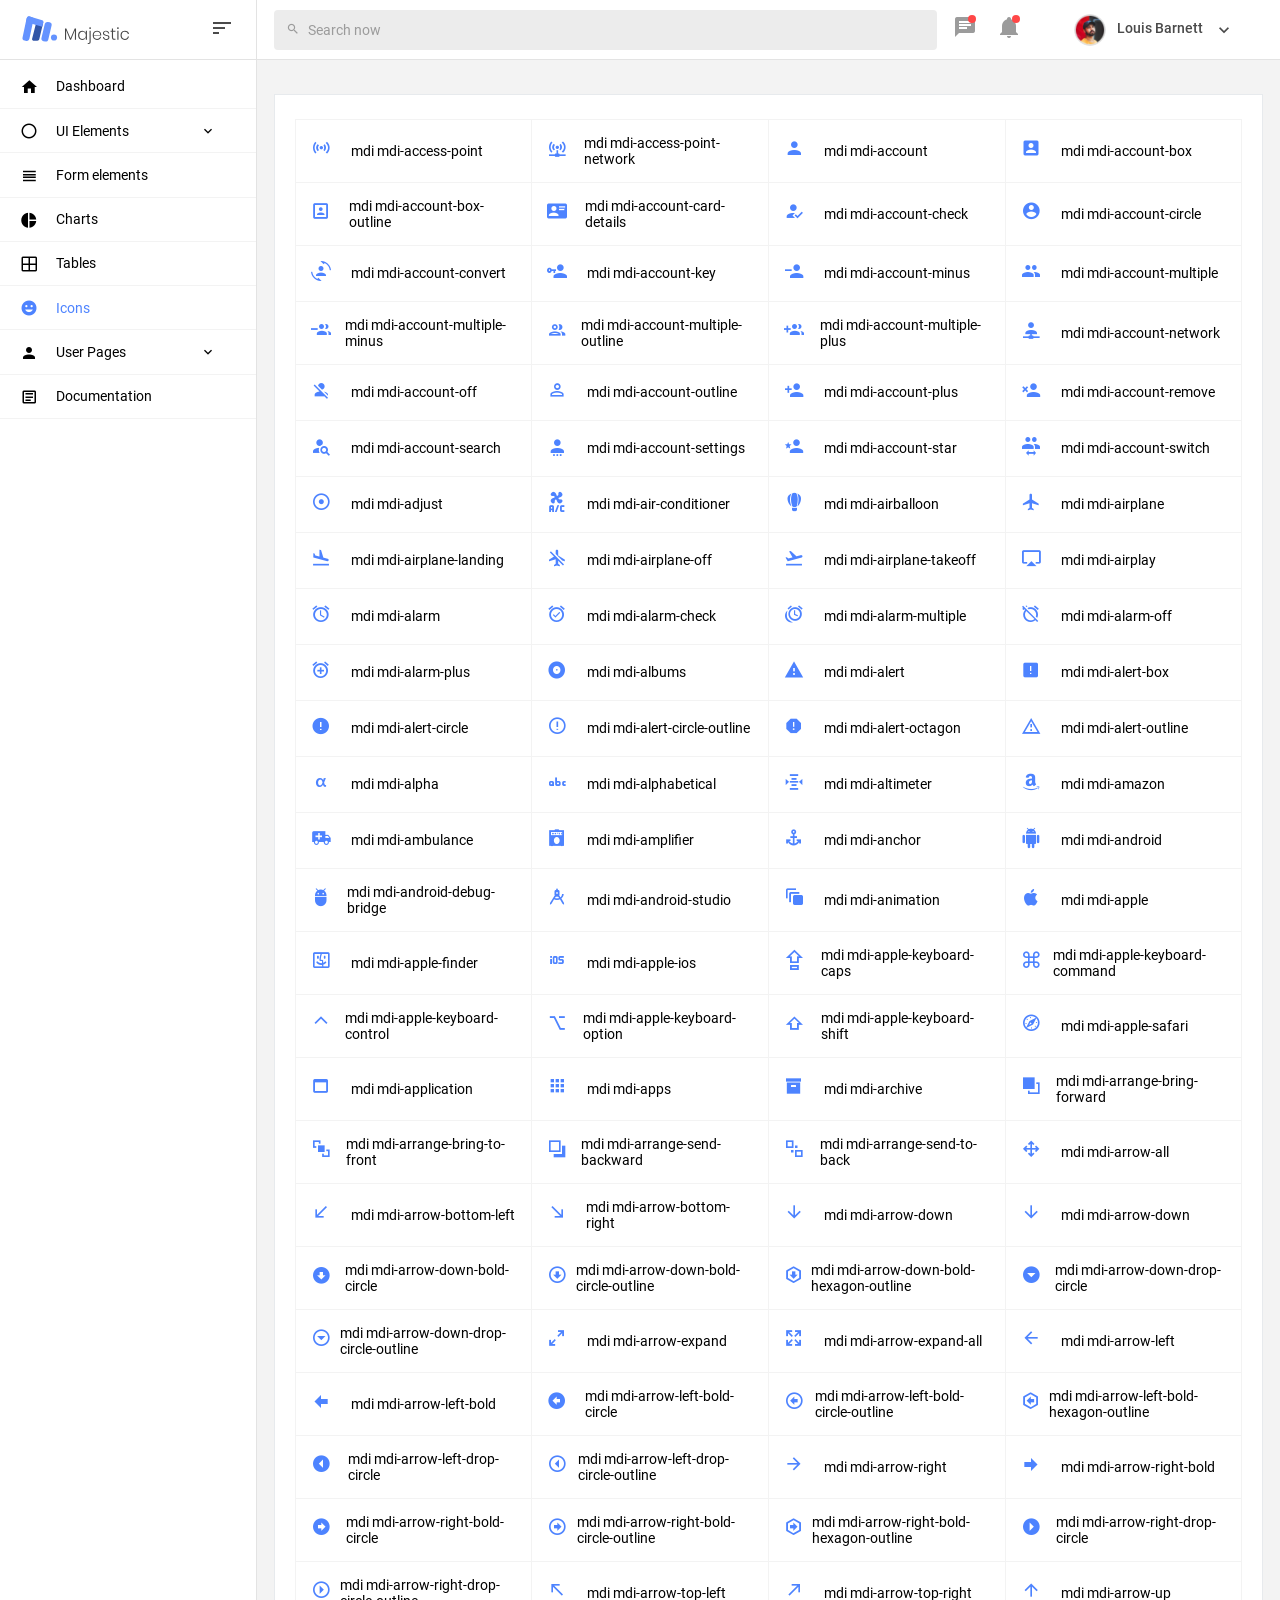
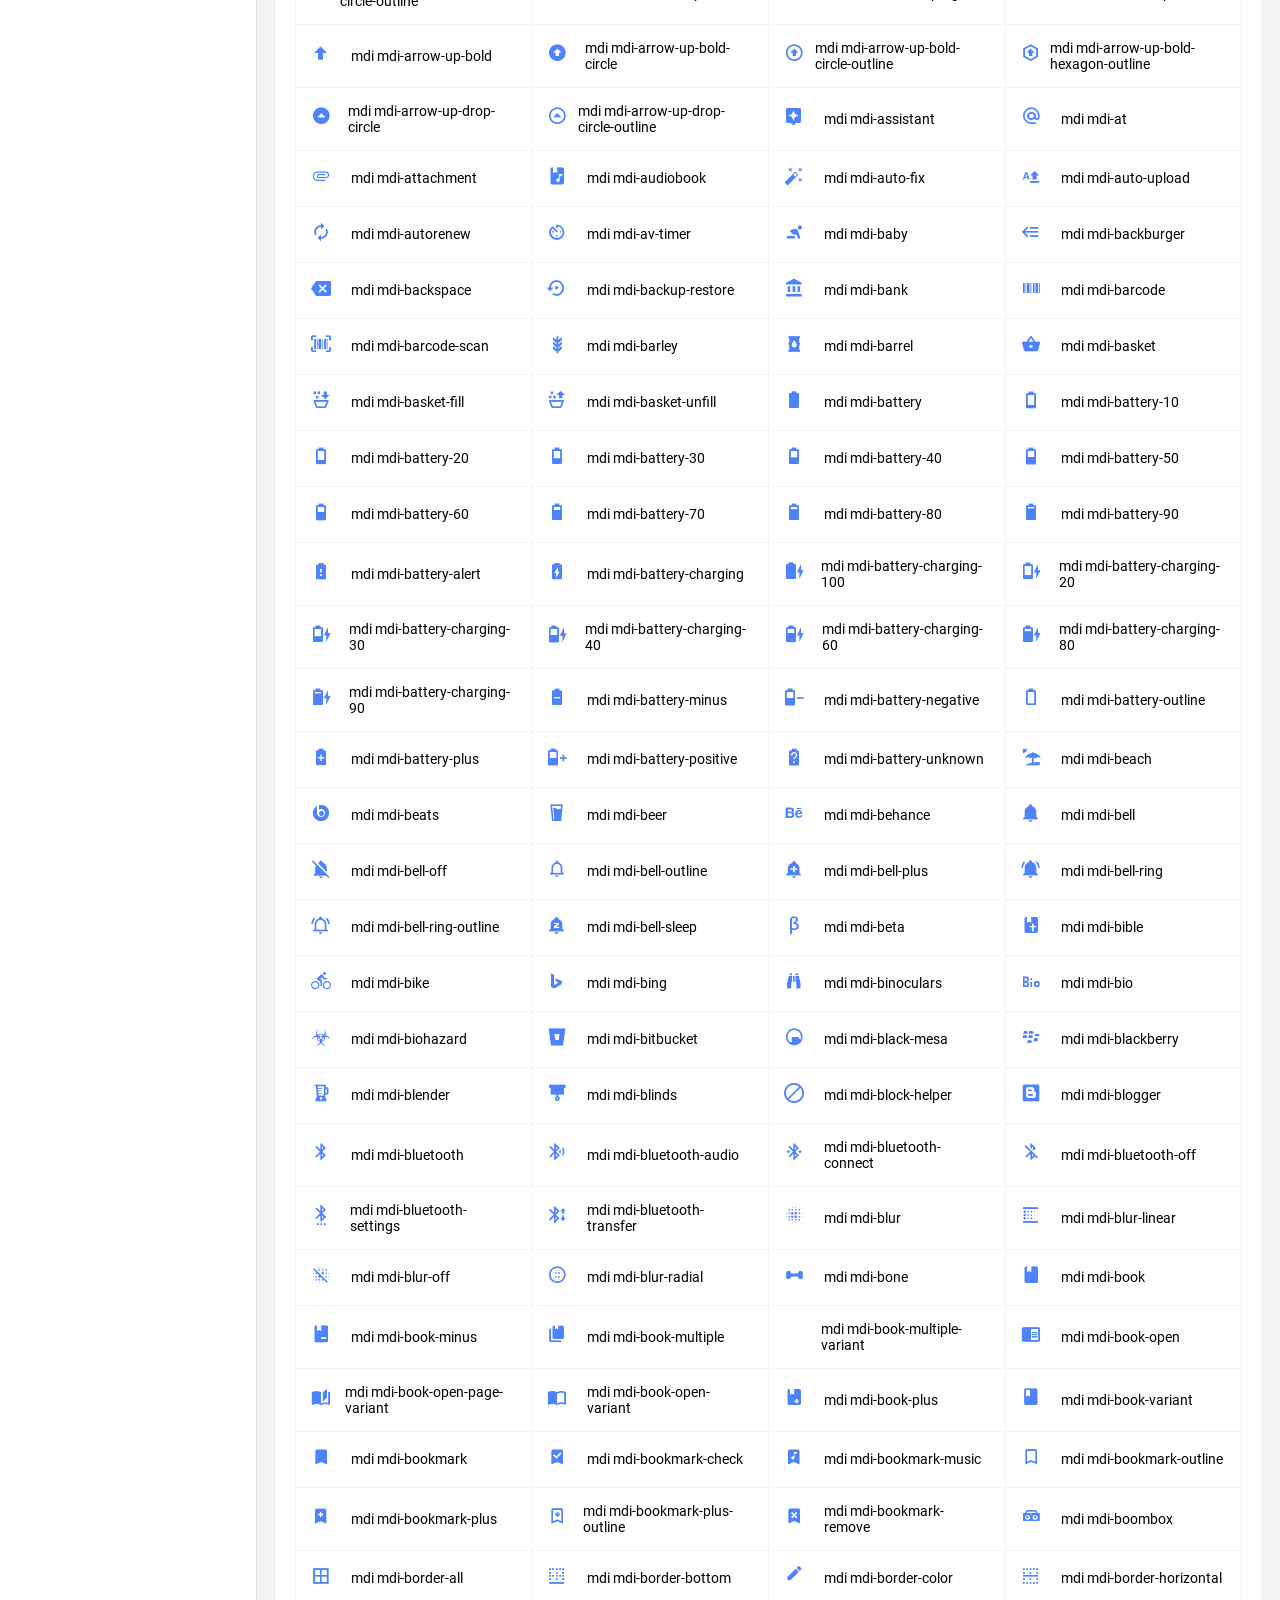
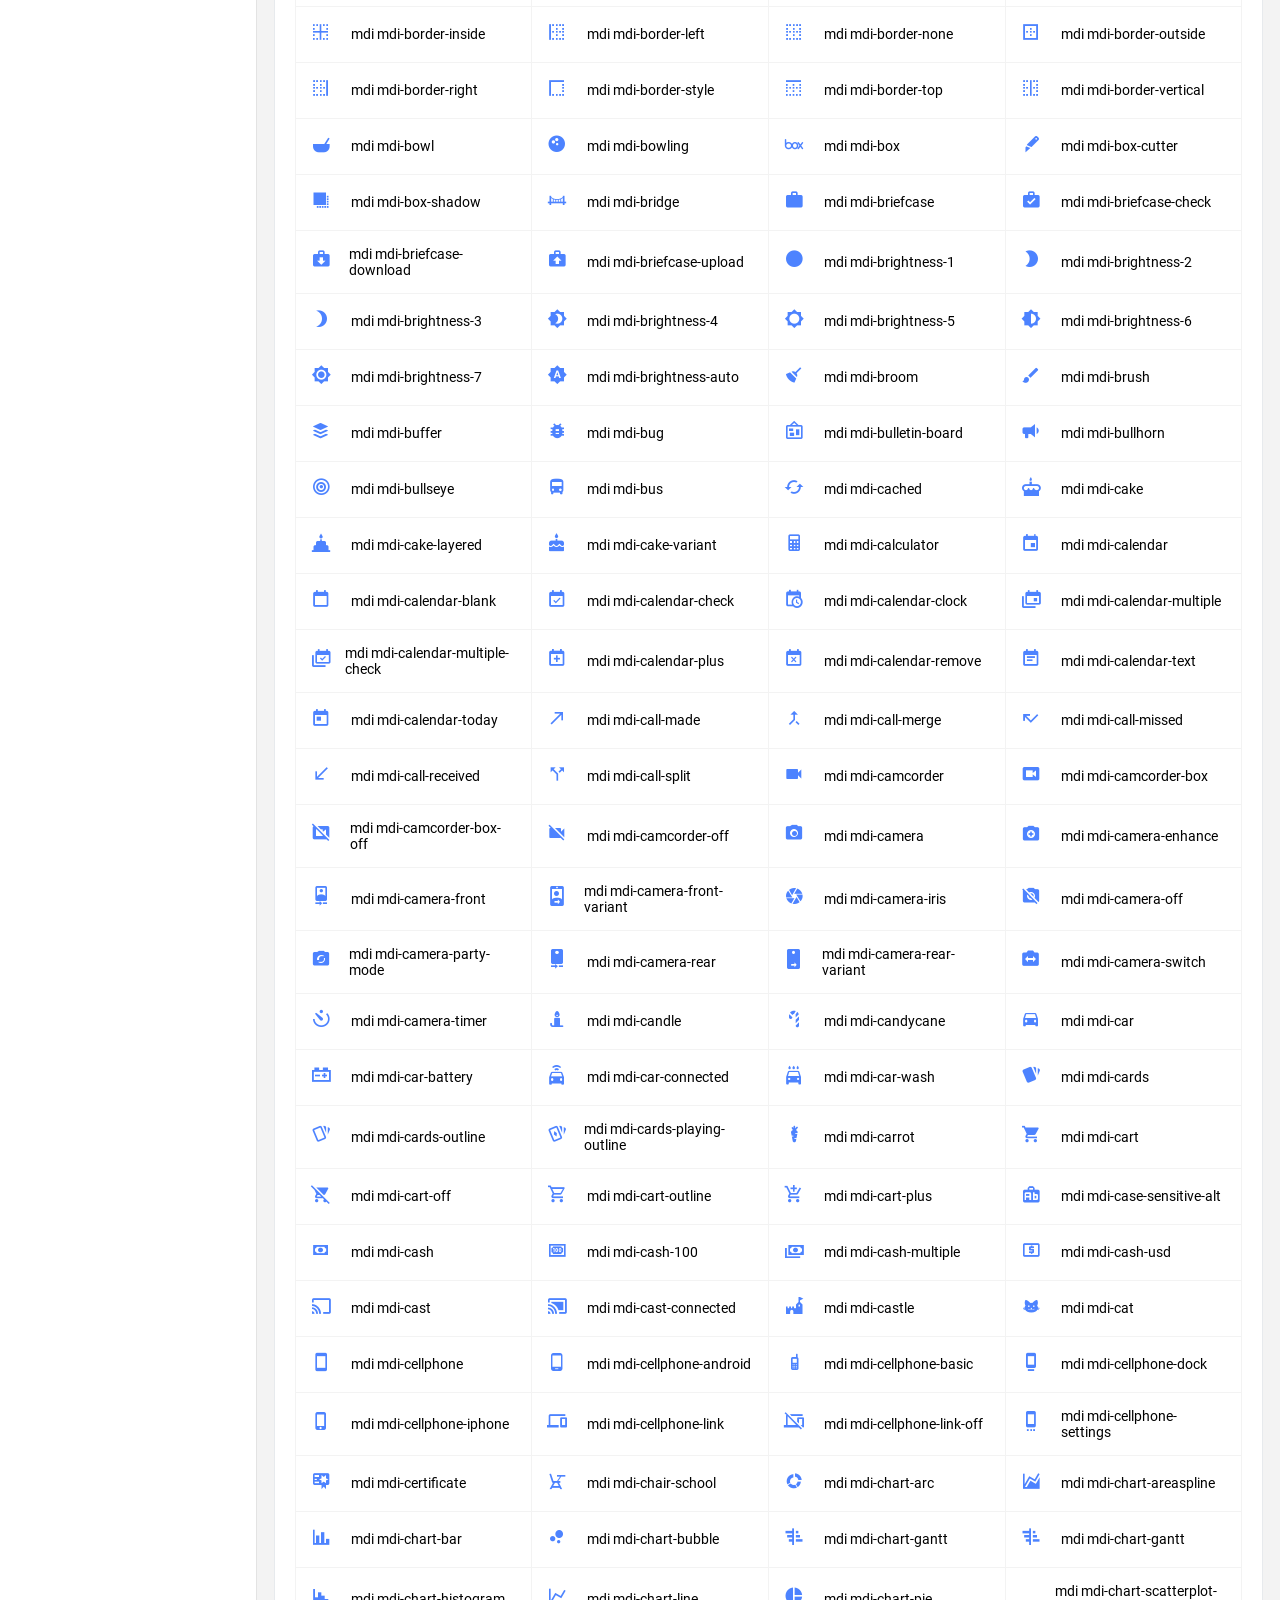
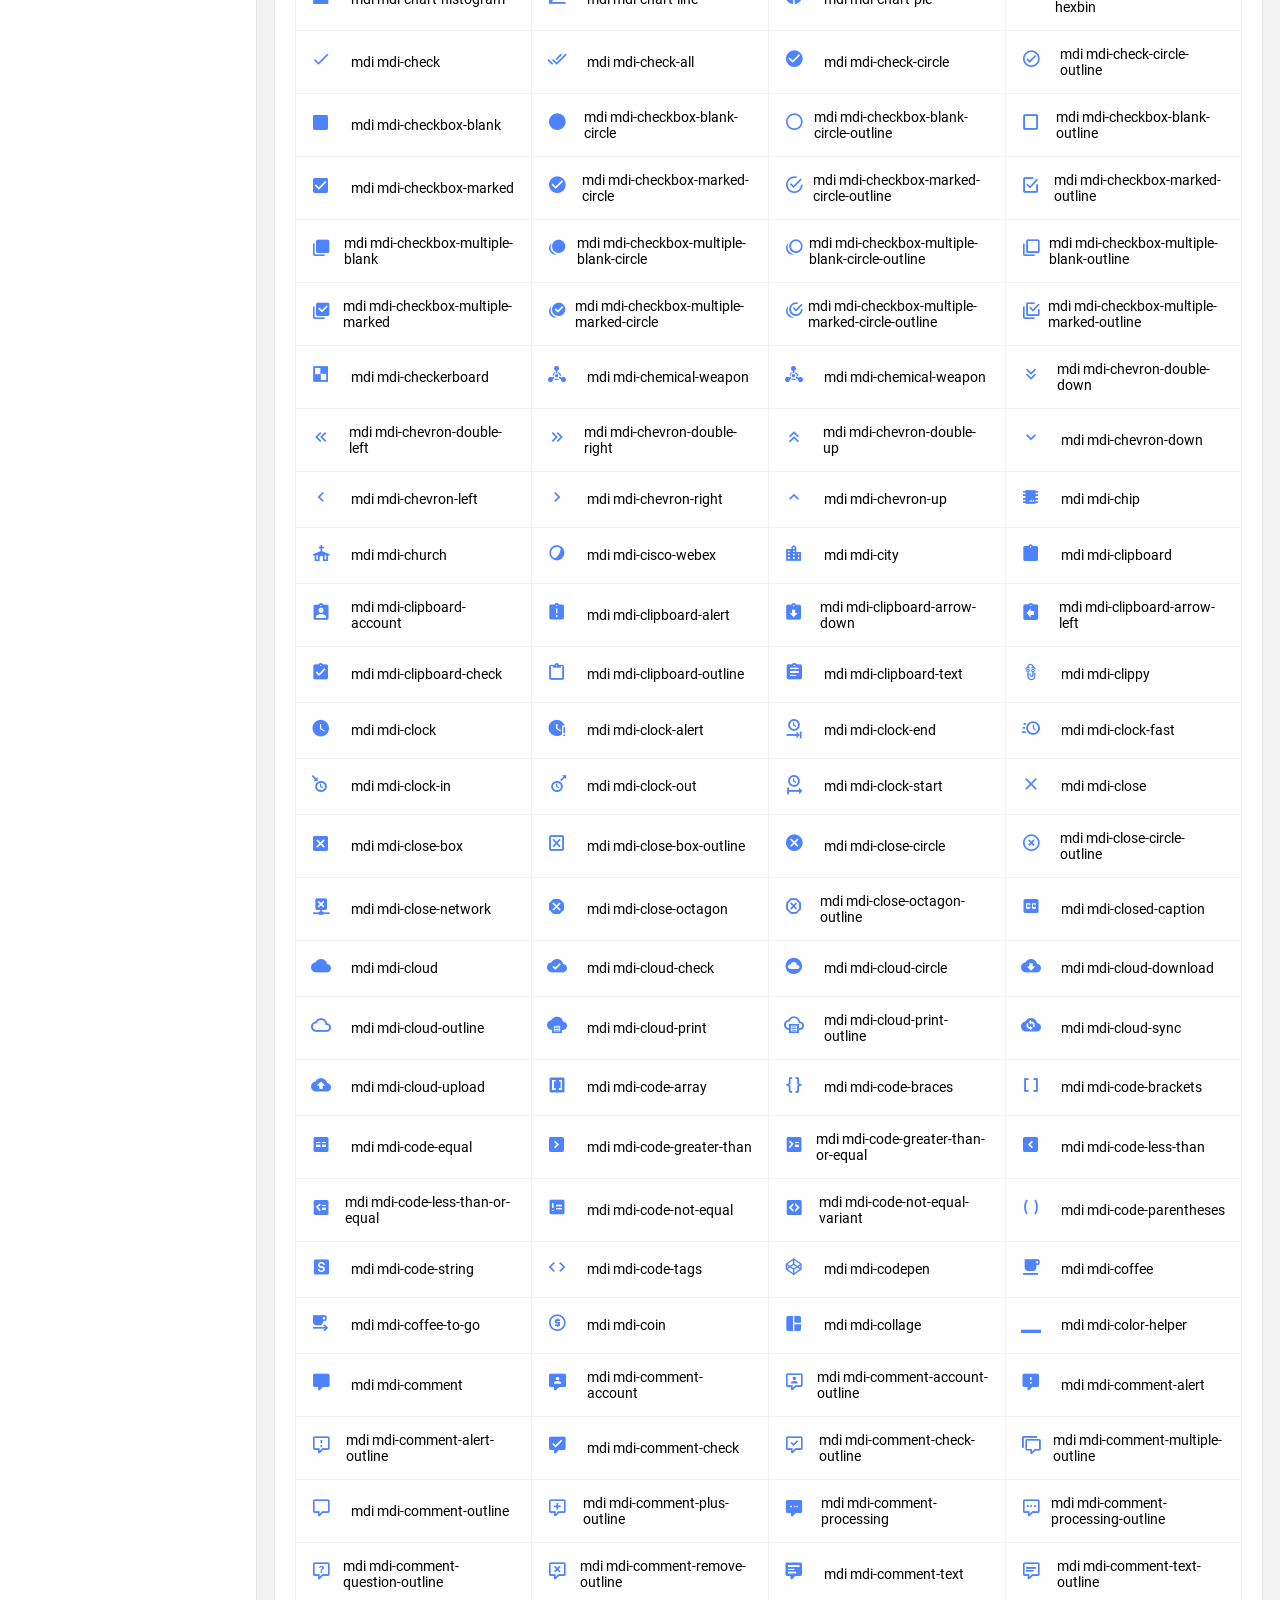
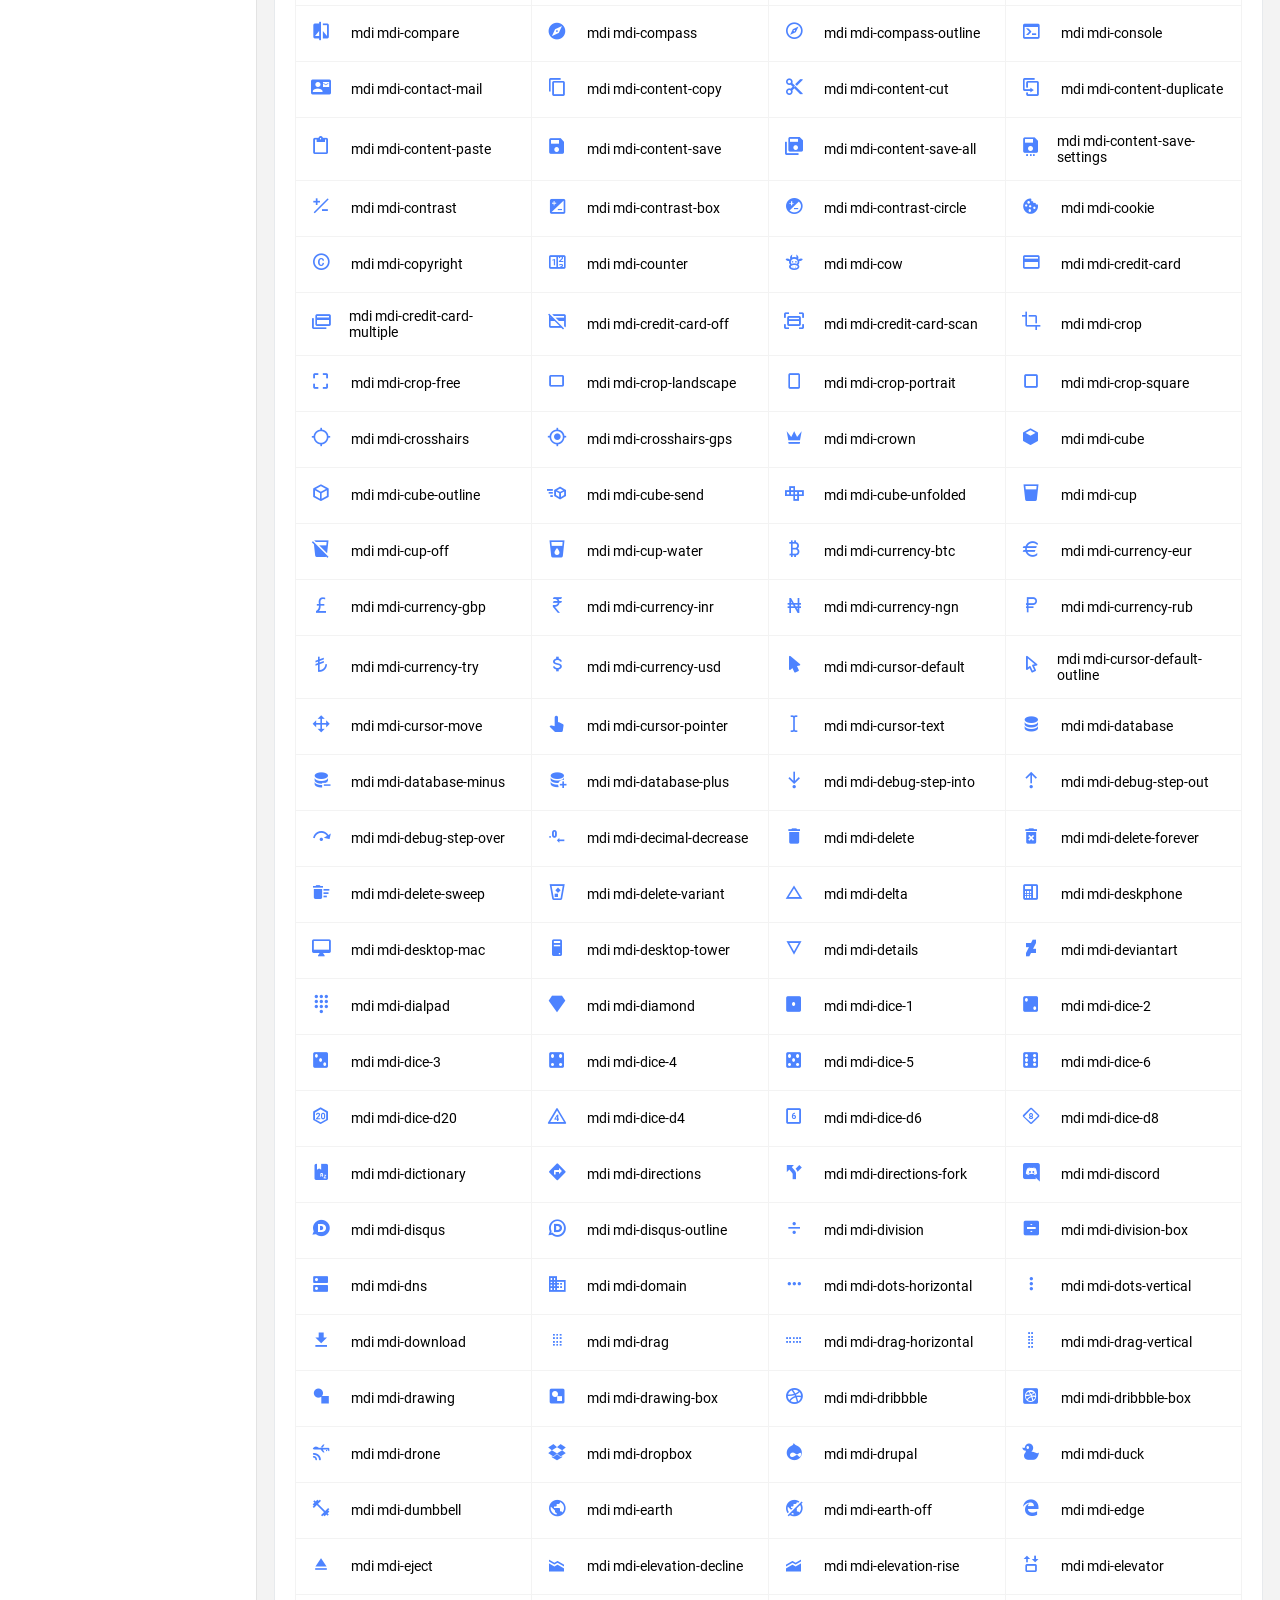
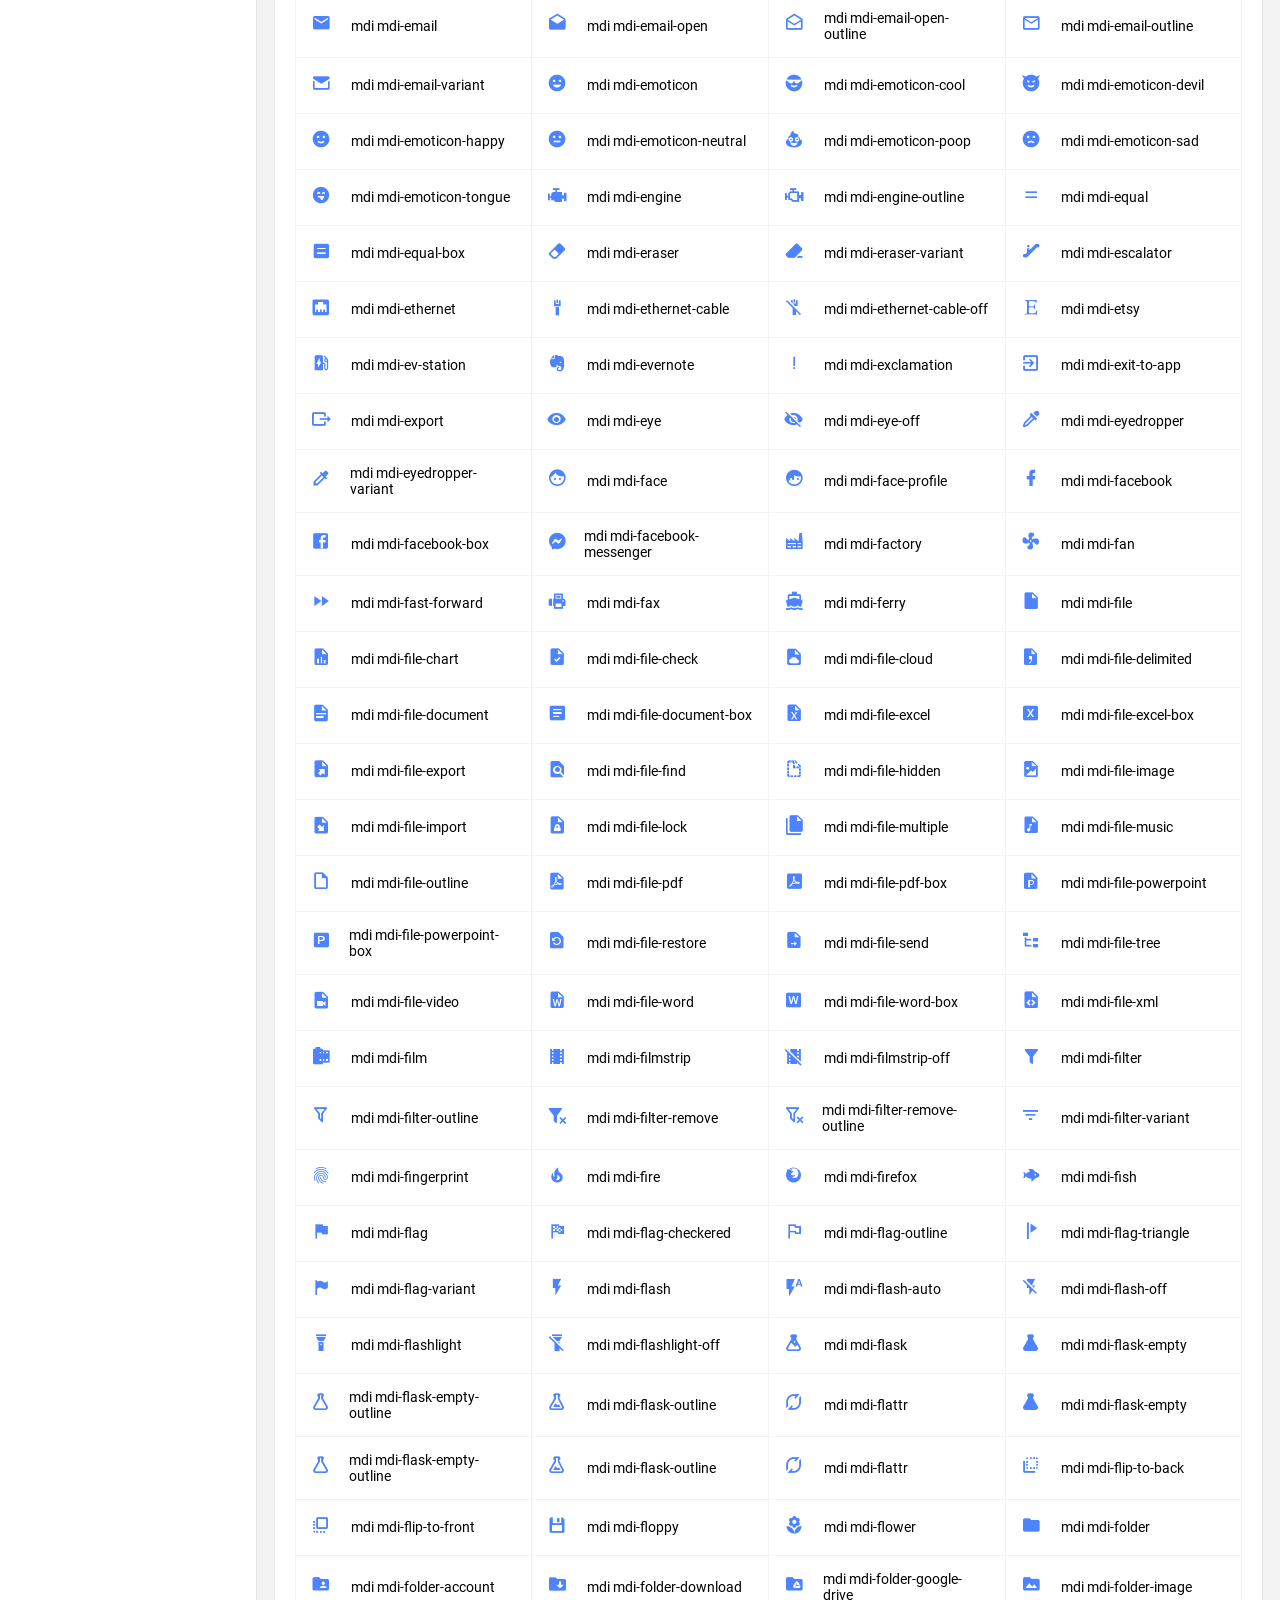
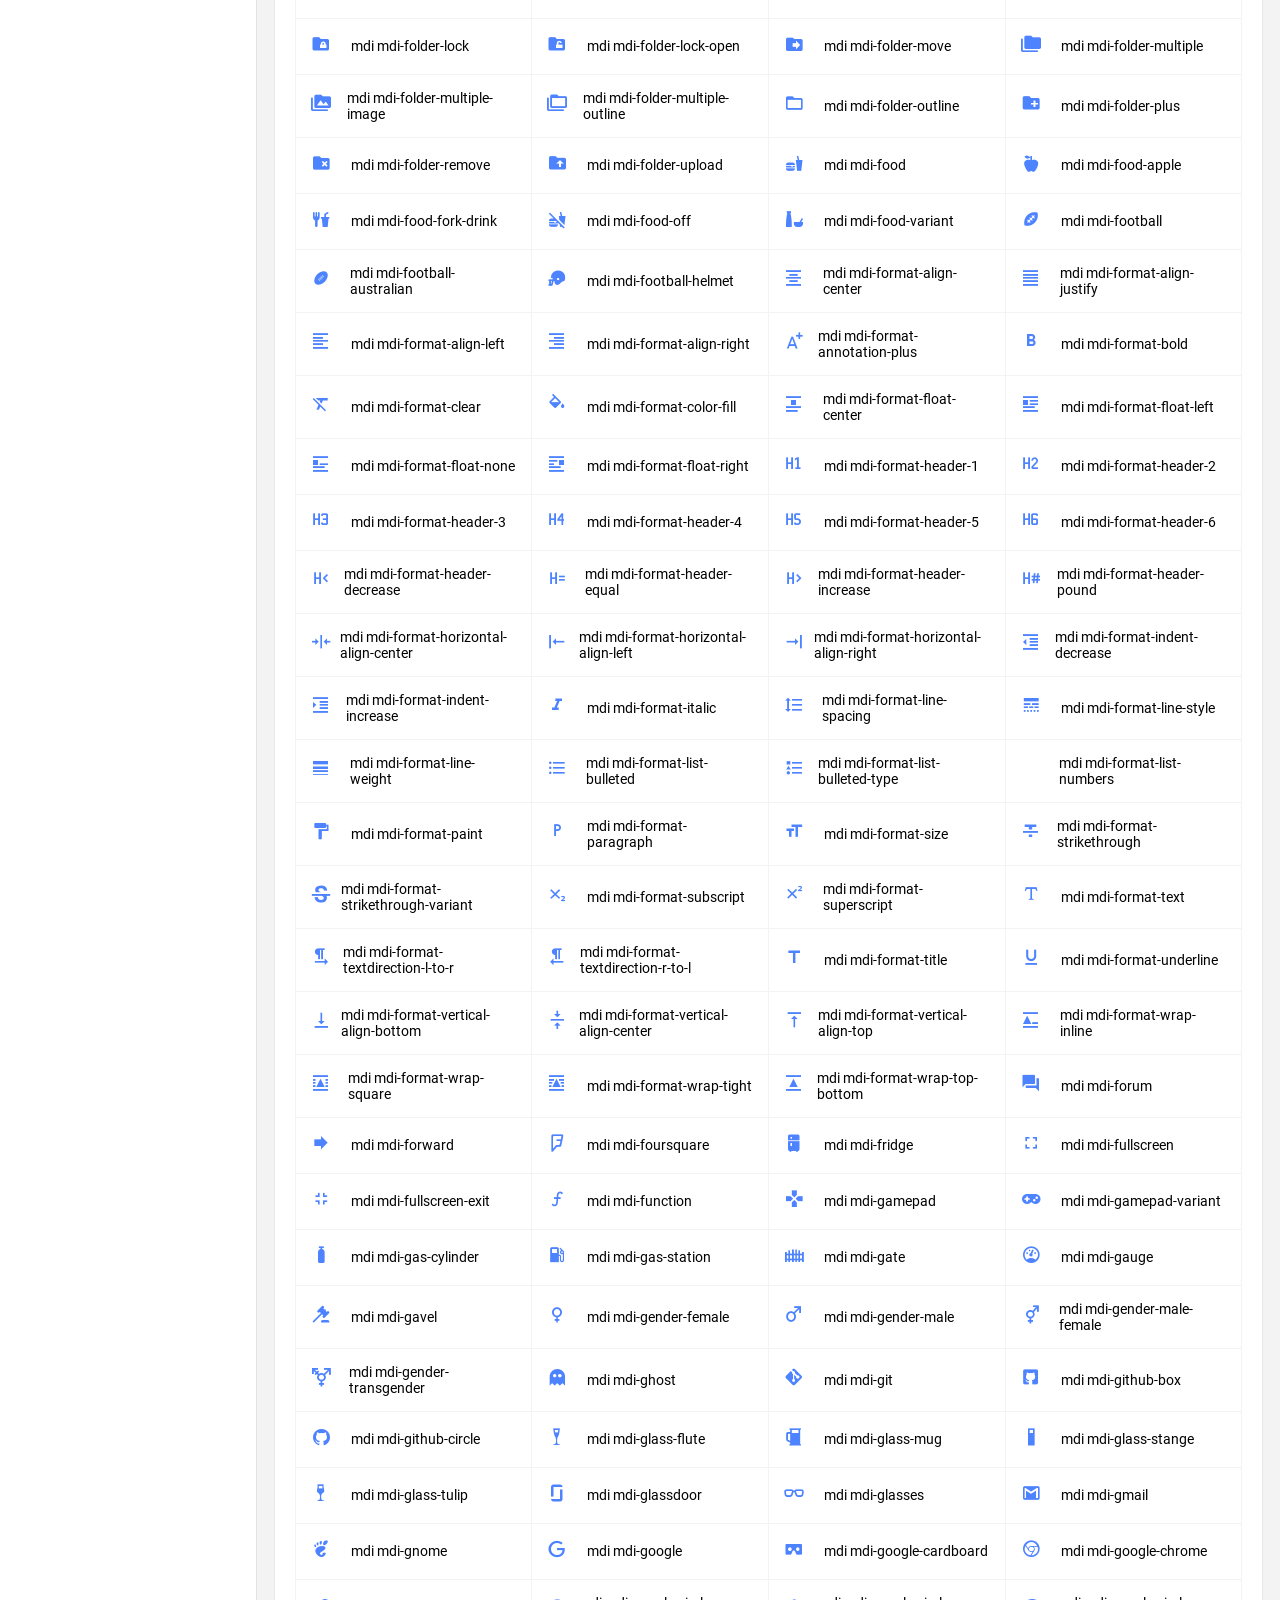
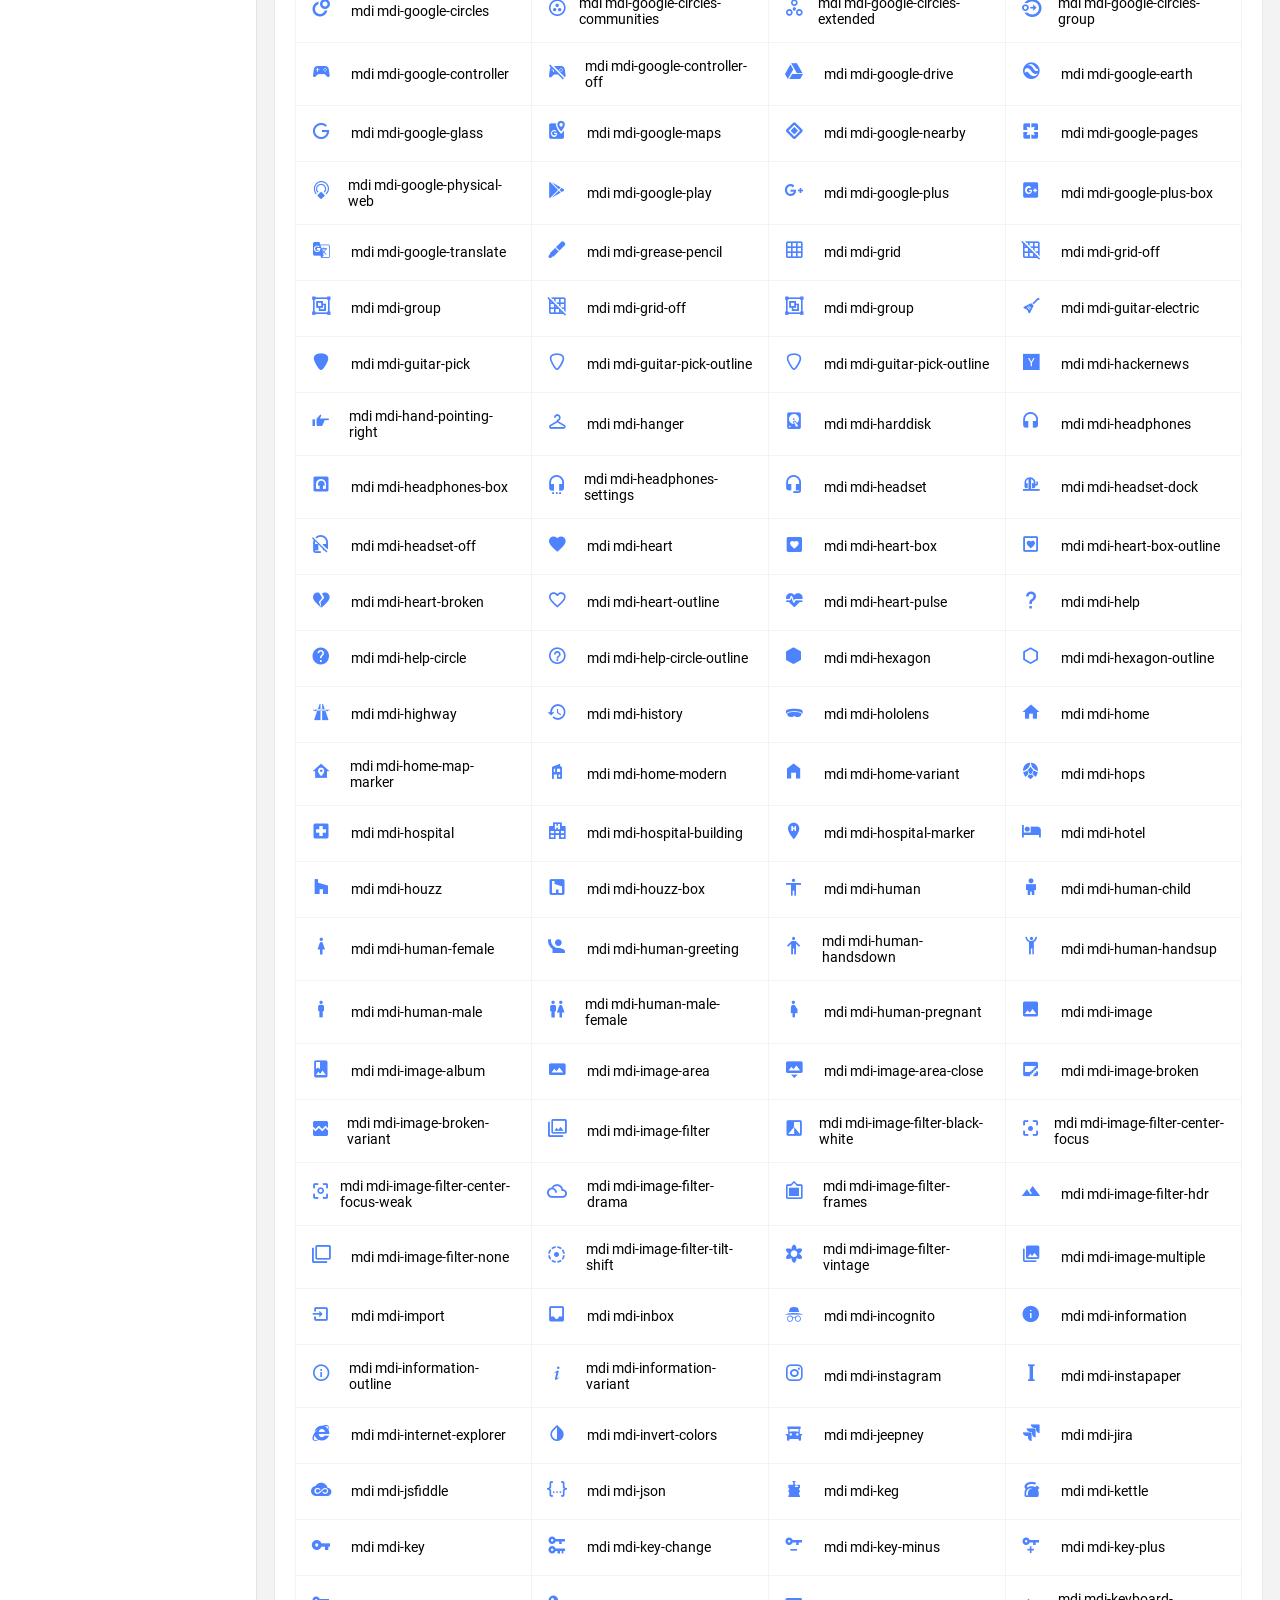
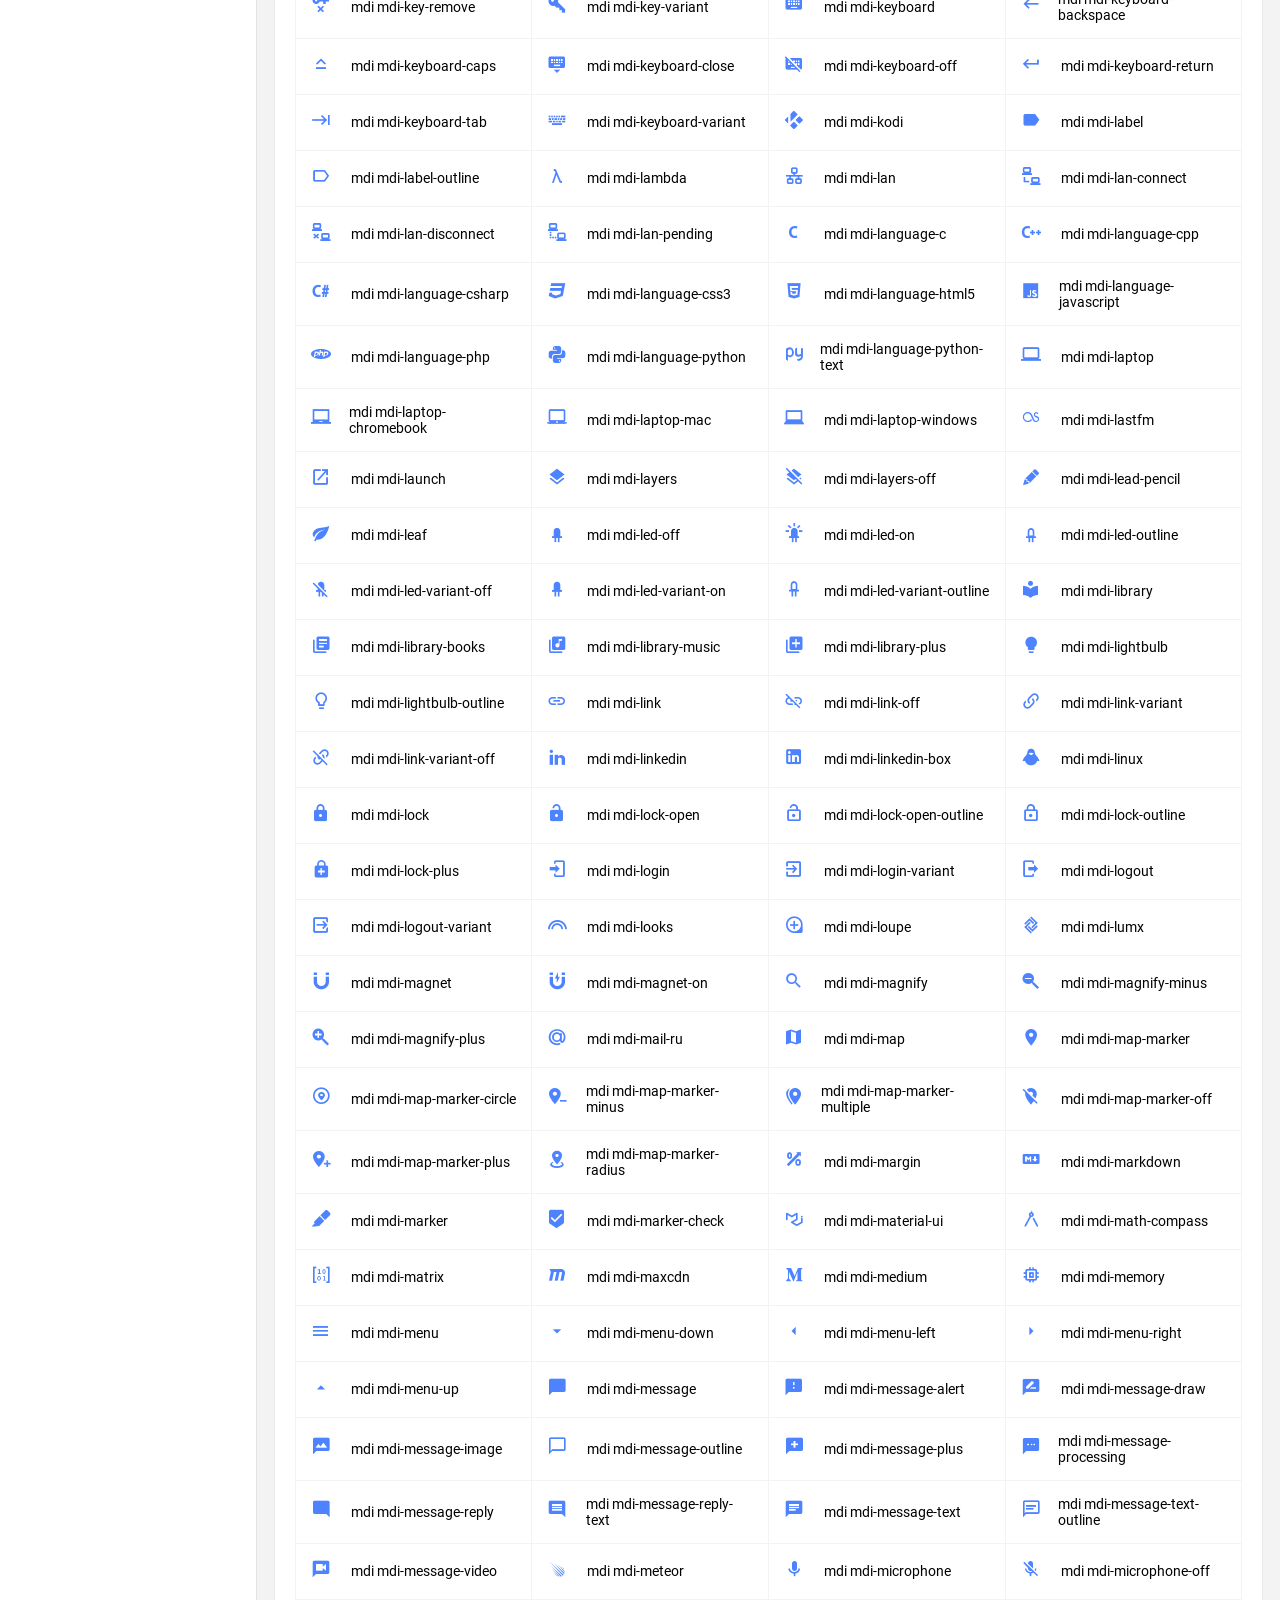
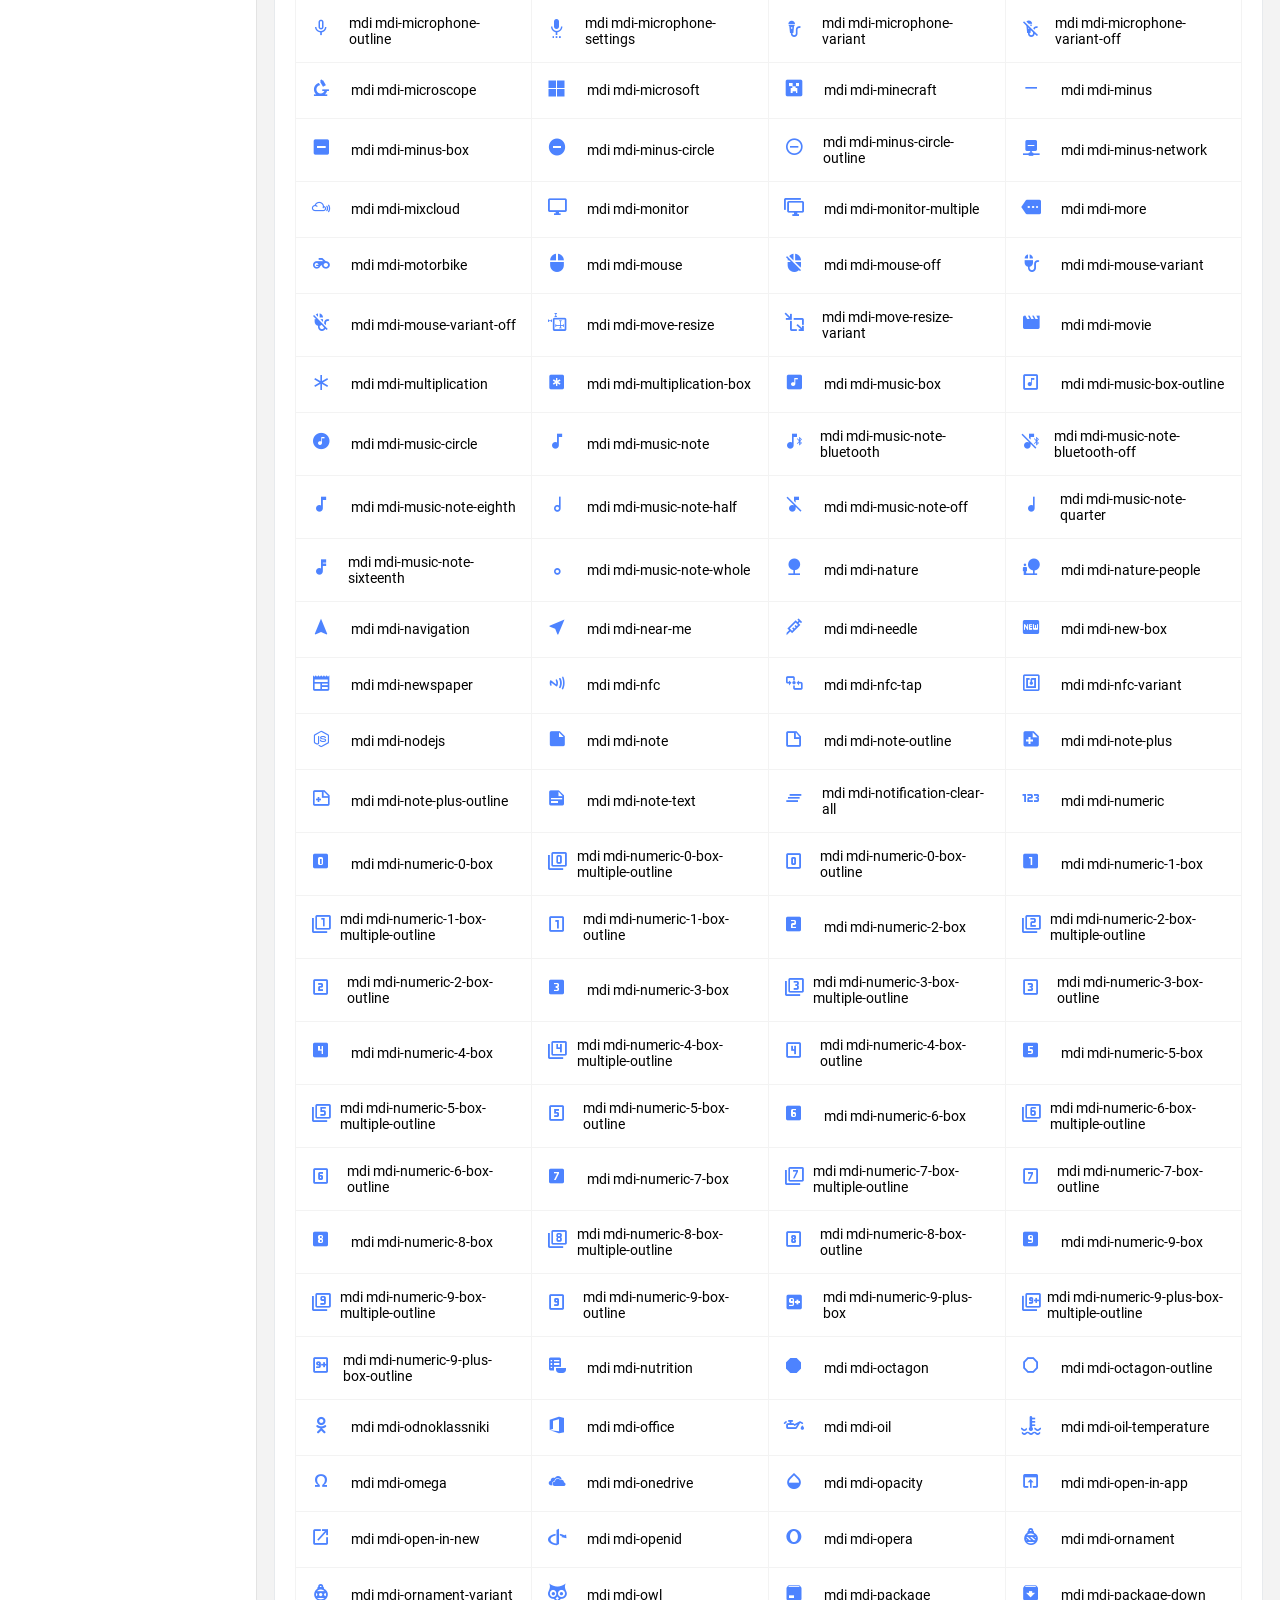
<file: FlightReservation_Presentation/wwwroot/admin/template/pages/icons/mdi.html>
<!DOCTYPE html>
<html lang="en">

<head>
  <!-- Required meta tags -->
  <meta charset="utf-8">
  <meta name="viewport" content="width=device-width, initial-scale=1, shrink-to-fit=no">
  <title>Majestic Admin</title>
  <!-- plugins:css -->
  <link rel="stylesheet" href="../../vendors/mdi/css/materialdesignicons.min.css">
  <link rel="stylesheet" href="../../vendors/base/vendor.bundle.base.css">
  <!-- endinject -->
  <!-- inject:css -->
  <link rel="stylesheet" href="../../css/style.css">
  <!-- endinject -->
  <link rel="shortcut icon" href="../../images/favicon.png" />
</head>

<body>
  <div class=" container-scroller">
    <!-- partial:../../partials/_navbar.html -->
    <nav class="navbar col-lg-12 col-12 p-0 fixed-top d-flex flex-row">
      <div class="navbar-brand-wrapper d-flex justify-content-center">
        <div class="navbar-brand-inner-wrapper d-flex justify-content-between align-items-center w-100">  
          <a class="navbar-brand brand-logo" href="../../index.html"><img src="../../images/logo.svg" alt="logo"/></a>
          <a class="navbar-brand brand-logo-mini" href="../../index.html"><img src="../../images/logo-mini.svg" alt="logo"/></a>
          <button class="navbar-toggler navbar-toggler align-self-center" type="button" data-toggle="minimize">
            <span class="mdi mdi-sort-variant"></span>
          </button>
        </div>  
      </div>
      <div class="navbar-menu-wrapper d-flex align-items-center justify-content-end">
        <ul class="navbar-nav mr-lg-4 w-100">
          <li class="nav-item nav-search d-none d-lg-block w-100">
            <div class="input-group">
              <div class="input-group-prepend">
                <span class="input-group-text" id="search">
                  <i class="mdi mdi-magnify"></i>
                </span>
              </div>
              <input type="text" class="form-control" placeholder="Search now" aria-label="search" aria-describedby="search">
            </div>
          </li>
        </ul>
        <ul class="navbar-nav navbar-nav-right">
          <li class="nav-item dropdown me-1">
            <a class="nav-link count-indicator dropdown-toggle d-flex justify-content-center align-items-center" id="messageDropdown" href="#" data-bs-toggle="dropdown">
              <i class="mdi mdi-message-text mx-0"></i>
              <span class="count"></span>
            </a>
            <div class="dropdown-menu dropdown-menu-right navbar-dropdown" aria-labelledby="messageDropdown">
              <p class="mb-0 font-weight-normal float-left dropdown-header">Messages</p>
              <a class="dropdown-item">
                <div class="item-thumbnail">
                    <img src="../../images/faces/face4.jpg" alt="image" class="profile-pic">
                </div>
                <div class="item-content flex-grow">
                  <h6 class="ellipsis font-weight-normal">David Grey
                  </h6>
                  <p class="font-weight-light small-text text-muted mb-0">
                    The meeting is cancelled
                  </p>
                </div>
              </a>
              <a class="dropdown-item">
                <div class="item-thumbnail">
                    <img src="../../images/faces/face2.jpg" alt="image" class="profile-pic">
                </div>
                <div class="item-content flex-grow">
                  <h6 class="ellipsis font-weight-normal">Tim Cook
                  </h6>
                  <p class="font-weight-light small-text text-muted mb-0">
                    New product launch
                  </p>
                </div>
              </a>
              <a class="dropdown-item">
                <div class="item-thumbnail">
                    <img src="../../images/faces/face3.jpg" alt="image" class="profile-pic">
                </div>
                <div class="item-content flex-grow">
                  <h6 class="ellipsis font-weight-normal"> Johnson
                  </h6>
                  <p class="font-weight-light small-text text-muted mb-0">
                    Upcoming board meeting
                  </p>
                </div>
              </a>
            </div>
          </li>
          <li class="nav-item dropdown me-4">
            <a class="nav-link count-indicator dropdown-toggle d-flex align-items-center justify-content-center notification-dropdown" id="notificationDropdown" href="#" data-bs-toggle="dropdown">
              <i class="mdi mdi-bell mx-0"></i>
              <span class="count"></span>
            </a>
            <div class="dropdown-menu dropdown-menu-right navbar-dropdown" aria-labelledby="notificationDropdown">
              <p class="mb-0 font-weight-normal float-left dropdown-header">Notifications</p>
              <a class="dropdown-item">
                <div class="item-thumbnail">
                  <div class="item-icon bg-success">
                    <i class="mdi mdi-information mx-0"></i>
                  </div>
                </div>
                <div class="item-content">
                  <h6 class="font-weight-normal">Application Error</h6>
                  <p class="font-weight-light small-text mb-0 text-muted">
                    Just now
                  </p>
                </div>
              </a>
              <a class="dropdown-item">
                <div class="item-thumbnail">
                  <div class="item-icon bg-warning">
                    <i class="mdi mdi-settings mx-0"></i>
                  </div>
                </div>
                <div class="item-content">
                  <h6 class="font-weight-normal">Settings</h6>
                  <p class="font-weight-light small-text mb-0 text-muted">
                    Private message
                  </p>
                </div>
              </a>
              <a class="dropdown-item">
                <div class="item-thumbnail">
                  <div class="item-icon bg-info">
                    <i class="mdi mdi-account-box mx-0"></i>
                  </div>
                </div>
                <div class="item-content">
                  <h6 class="font-weight-normal">New user registration</h6>
                  <p class="font-weight-light small-text mb-0 text-muted">
                    2 days ago
                  </p>
                </div>
              </a>
            </div>
          </li>
          <li class="nav-item nav-profile dropdown">
            <a class="nav-link dropdown-toggle" href="#" data-bs-toggle="dropdown" id="profileDropdown">
              <img src="../../images/faces/face5.jpg" alt="profile"/>
              <span class="nav-profile-name">Louis Barnett</span>
            </a>
            <div class="dropdown-menu dropdown-menu-right navbar-dropdown" aria-labelledby="profileDropdown">
              <a class="dropdown-item">
                <i class="mdi mdi-settings text-primary"></i>
                Settings
              </a>
              <a class="dropdown-item">
                <i class="mdi mdi-logout text-primary"></i>
                Logout
              </a>
            </div>
          </li>
        </ul>
        <button class="navbar-toggler navbar-toggler-right d-lg-none align-self-center" type="button" data-toggle="offcanvas">
          <span class="mdi mdi-menu"></span>
        </button>
      </div>
    </nav>
    <!-- partial -->
    <div class="container-fluid page-body-wrapper">
      <!-- partial:../../partials/_sidebar.html -->
      <nav class="sidebar sidebar-offcanvas" id="sidebar">
        <ul class="nav">
          <li class="nav-item">
            <a class="nav-link" href="../../index.html">
              <i class="mdi mdi-home menu-icon"></i>
              <span class="menu-title">Dashboard</span>
            </a>
          </li>
          <li class="nav-item">
            <a class="nav-link" data-bs-toggle="collapse" href="#ui-basic" aria-expanded="false" aria-controls="ui-basic">
              <i class="mdi mdi-circle-outline menu-icon"></i>
              <span class="menu-title">UI Elements</span>
              <i class="menu-arrow"></i>
            </a>
            <div class="collapse" id="ui-basic">
              <ul class="nav flex-column sub-menu">
                <li class="nav-item"> <a class="nav-link" href="../../pages/ui-features/buttons.html">Buttons</a></li>
                <li class="nav-item"> <a class="nav-link" href="../../pages/ui-features/typography.html">Typography</a></li>
              </ul>
            </div>
          </li>
          <li class="nav-item">
            <a class="nav-link" href="../../pages/forms/basic_elements.html">
              <i class="mdi mdi-view-headline menu-icon"></i>
              <span class="menu-title">Form elements</span>
            </a>
          </li>
          <li class="nav-item">
            <a class="nav-link" href="../../pages/charts/chartjs.html">
              <i class="mdi mdi-chart-pie menu-icon"></i>
              <span class="menu-title">Charts</span>
            </a>
          </li>
          <li class="nav-item">
            <a class="nav-link" href="../../pages/tables/basic-table.html">
              <i class="mdi mdi-grid-large menu-icon"></i>
              <span class="menu-title">Tables</span>
            </a>
          </li>
          <li class="nav-item">
            <a class="nav-link" href="../../pages/icons/mdi.html">
              <i class="mdi mdi-emoticon menu-icon"></i>
              <span class="menu-title">Icons</span>
            </a>
          </li>
          <li class="nav-item">
            <a class="nav-link" data-bs-toggle="collapse" href="#auth" aria-expanded="false" aria-controls="auth">
              <i class="mdi mdi-account menu-icon"></i>
              <span class="menu-title">User Pages</span>
              <i class="menu-arrow"></i>
            </a>
            <div class="collapse" id="auth">
              <ul class="nav flex-column sub-menu">
                <li class="nav-item"> <a class="nav-link" href="../../pages/samples/login.html"> Login </a></li>
                <li class="nav-item"> <a class="nav-link" href="../../pages/samples/login-2.html"> Login 2 </a></li>
                <li class="nav-item"> <a class="nav-link" href="../../pages/samples/register.html"> Register </a></li>
                <li class="nav-item"> <a class="nav-link" href="../../pages/samples/register-2.html"> Register 2 </a></li>
                <li class="nav-item"> <a class="nav-link" href="../../pages/samples/lock-screen.html"> Lockscreen </a></li>
              </ul>
            </div>
          </li>
          <li class="nav-item">
            <a class="nav-link" href="../../documentation/documentation.html">
              <i class="mdi mdi-file-document-box-outline menu-icon"></i>
              <span class="menu-title">Documentation</span>
            </a>
          </li>
        </ul>
      </nav>
      <!-- partial -->
      <div class="main-panel">        
        <div class="content-wrapper">
          <div class="row">
            <div class="col-lg-12 grid-margin">
              <div class="card">
                <div class="card-body">
                  <div class="row icons-list">
                    <div class="col-sm-6 col-md-4 col-lg-3">
                        <i class="mdi mdi-access-point"></i> mdi mdi-access-point
                    </div>
                    <div class="col-sm-6 col-md-4 col-lg-3">
                        <i class="mdi mdi-access-point-network"></i> mdi mdi-access-point-network
                    </div>
                    <div class="col-sm-6 col-md-4 col-lg-3">
                        <i class="mdi mdi-account"></i> mdi mdi-account
                    </div>
                    <div class="col-sm-6 col-md-4 col-lg-3">
                        <i class="mdi mdi-account-box"></i> mdi mdi-account-box
                    </div>
                    <div class="col-sm-6 col-md-4 col-lg-3">
                        <i class="mdi mdi-account-box-outline"></i> mdi mdi-account-box-outline
                    </div>
                    <div class="col-sm-6 col-md-4 col-lg-3">
                        <i class="mdi mdi-account-card-details"></i> mdi mdi-account-card-details
                    </div>
                    <div class="col-sm-6 col-md-4 col-lg-3">
                        <i class="mdi mdi-account-check"></i> mdi mdi-account-check
                    </div>
                    <div class="col-sm-6 col-md-4 col-lg-3">
                        <i class="mdi mdi-account-circle"></i> mdi mdi-account-circle
                    </div>
                    <div class="col-sm-6 col-md-4 col-lg-3">
                        <i class="mdi mdi-account-convert"></i> mdi mdi-account-convert
                    </div>
                    <div class="col-sm-6 col-md-4 col-lg-3">
                        <i class="mdi mdi-account-key"></i> mdi mdi-account-key
                    </div>
                    <div class="col-sm-6 col-md-4 col-lg-3">
                        <i class="mdi mdi-account-minus"></i> mdi mdi-account-minus
                    </div>
                    <div class="col-sm-6 col-md-4 col-lg-3">
                        <i class="mdi mdi-account-multiple"></i> mdi mdi-account-multiple
                    </div>
                    <div class="col-sm-6 col-md-4 col-lg-3">
                        <i class="mdi mdi-account-multiple-minus"></i> mdi mdi-account-multiple-minus
                    </div>
                    <div class="col-sm-6 col-md-4 col-lg-3">
                        <i class="mdi mdi-account-multiple-outline"></i> mdi mdi-account-multiple-outline
                    </div>
                    <div class="col-sm-6 col-md-4 col-lg-3">
                        <i class="mdi mdi-account-multiple-plus"></i> mdi mdi-account-multiple-plus
                    </div>
                    <div class="col-sm-6 col-md-4 col-lg-3">
                        <i class="mdi mdi-account-network"></i> mdi mdi-account-network
                    </div>
                    <div class="col-sm-6 col-md-4 col-lg-3">
                        <i class="mdi mdi-account-off"></i> mdi mdi-account-off
                    </div>
                    <div class="col-sm-6 col-md-4 col-lg-3">
                        <i class="mdi mdi-account-outline"></i> mdi mdi-account-outline
                    </div>
                    <div class="col-sm-6 col-md-4 col-lg-3">
                        <i class="mdi mdi-account-plus"></i> mdi mdi-account-plus
                    </div>
                    <div class="col-sm-6 col-md-4 col-lg-3">
                        <i class="mdi mdi-account-remove"></i> mdi mdi-account-remove
                    </div>
                    <div class="col-sm-6 col-md-4 col-lg-3">
                        <i class="mdi mdi-account-search"></i> mdi mdi-account-search
                    </div>
                    <div class="col-sm-6 col-md-4 col-lg-3">
                        <i class="mdi mdi-account-settings"></i> mdi mdi-account-settings
                    </div>
                    <div class="col-sm-6 col-md-4 col-lg-3">
                        <i class="mdi mdi-account-star"></i> mdi mdi-account-star
                    </div>
                    <div class="col-sm-6 col-md-4 col-lg-3">
                        <i class="mdi mdi-account-switch"></i> mdi mdi-account-switch
                    </div>
                    <div class="col-sm-6 col-md-4 col-lg-3">
                        <i class="mdi mdi-adjust"></i> mdi mdi-adjust
                    </div>
                    <div class="col-sm-6 col-md-4 col-lg-3">
                        <i class="mdi mdi-air-conditioner"></i> mdi mdi-air-conditioner
                    </div>
                    <div class="col-sm-6 col-md-4 col-lg-3">
                        <i class="mdi mdi-airballoon"></i> mdi mdi-airballoon
                    </div>
                    <div class="col-sm-6 col-md-4 col-lg-3">
                        <i class="mdi mdi-airplane"></i> mdi mdi-airplane
                    </div>
                    <div class="col-sm-6 col-md-4 col-lg-3">
                        <i class="mdi mdi-airplane-landing"></i> mdi mdi-airplane-landing
                    </div>
                    <div class="col-sm-6 col-md-4 col-lg-3">
                        <i class="mdi mdi-airplane-off"></i> mdi mdi-airplane-off
                    </div>
                    <div class="col-sm-6 col-md-4 col-lg-3">
                        <i class="mdi mdi-airplane-takeoff"></i> mdi mdi-airplane-takeoff
                    </div>
                    <div class="col-sm-6 col-md-4 col-lg-3">
                        <i class="mdi mdi-airplay"></i> mdi mdi-airplay
                    </div>
                    <div class="col-sm-6 col-md-4 col-lg-3">
                        <i class="mdi mdi-alarm"></i> mdi mdi-alarm
                    </div>
                    <div class="col-sm-6 col-md-4 col-lg-3">
                        <i class="mdi mdi-alarm-check"></i> mdi mdi-alarm-check
                    </div>
                    <div class="col-sm-6 col-md-4 col-lg-3">
                        <i class="mdi mdi-alarm-multiple"></i> mdi mdi-alarm-multiple
                    </div>
                    <div class="col-sm-6 col-md-4 col-lg-3">
                        <i class="mdi mdi-alarm-off"></i> mdi mdi-alarm-off
                    </div>
                    <div class="col-sm-6 col-md-4 col-lg-3">
                        <i class="mdi mdi-alarm-plus"></i> mdi mdi-alarm-plus
                    </div>
                    <div class="col-sm-6 col-md-4 col-lg-3">
                        <i class="mdi mdi-album"></i> mdi mdi-albums
                    </div>
                    <div class="col-sm-6 col-md-4 col-lg-3">
                        <i class="mdi mdi-alert"></i> mdi mdi-alert
                    </div>
                    <div class="col-sm-6 col-md-4 col-lg-3">
                        <i class="mdi mdi-alert-box"></i> mdi mdi-alert-box
                    </div>
                    <div class="col-sm-6 col-md-4 col-lg-3">
                        <i class="mdi mdi-alert-circle"></i> mdi mdi-alert-circle
                    </div>
                    <div class="col-sm-6 col-md-4 col-lg-3">
                        <i class="mdi mdi-alert-circle-outline"></i> mdi mdi-alert-circle-outline
                    </div>
                    <div class="col-sm-6 col-md-4 col-lg-3">
                        <i class="mdi mdi-alert-octagon"></i> mdi mdi-alert-octagon
                    </div>
                    <div class="col-sm-6 col-md-4 col-lg-3">
                        <i class="mdi mdi-alert-outline"></i> mdi mdi-alert-outline
                    </div>
                    <div class="col-sm-6 col-md-4 col-lg-3">
                        <i class="mdi mdi-alpha"></i> mdi mdi-alpha
                    </div>
                    <div class="col-sm-6 col-md-4 col-lg-3">
                        <i class="mdi mdi-alphabetical"></i> mdi mdi-alphabetical
                    </div>
                    <div class="col-sm-6 col-md-4 col-lg-3">
                        <i class="mdi mdi-altimeter"></i> mdi mdi-altimeter
                    </div>
                    <div class="col-sm-6 col-md-4 col-lg-3">
                        <i class="mdi mdi-amazon"></i> mdi mdi-amazon
                    </div>
                    <div class="col-sm-6 col-md-4 col-lg-3">
                        <i class="mdi mdi-ambulance"></i> mdi mdi-ambulance
                    </div>
                    <div class="col-sm-6 col-md-4 col-lg-3">
                        <i class="mdi mdi-amplifier"></i> mdi mdi-amplifier
                    </div>
                    <div class="col-sm-6 col-md-4 col-lg-3">
                        <i class="mdi mdi-anchor"></i> mdi mdi-anchor
                    </div>
                    <div class="col-sm-6 col-md-4 col-lg-3">
                        <i class="mdi mdi-android"></i> mdi mdi-android
                    </div>
                    <div class="col-sm-6 col-md-4 col-lg-3">
                        <i class="mdi mdi-android-debug-bridge"></i> mdi mdi-android-debug-bridge
                    </div>
                    <div class="col-sm-6 col-md-4 col-lg-3">
                        <i class="mdi mdi-android-studio"></i> mdi mdi-android-studio
                    </div>
                    <div class="col-sm-6 col-md-4 col-lg-3">
                        <i class="mdi mdi-animation"></i> mdi mdi-animation
                    </div>
                    <div class="col-sm-6 col-md-4 col-lg-3">
                        <i class="mdi mdi-apple"></i> mdi mdi-apple
                    </div>
                    <div class="col-sm-6 col-md-4 col-lg-3">
                        <i class="mdi mdi-apple-finder"></i> mdi mdi-apple-finder
                    </div>
                    <div class="col-sm-6 col-md-4 col-lg-3">
                        <i class="mdi mdi-apple-ios"></i> mdi mdi-apple-ios
                    </div>
                    <div class="col-sm-6 col-md-4 col-lg-3">
                        <i class="mdi mdi-apple-keyboard-caps"></i> mdi mdi-apple-keyboard-caps
                    </div>
                    <div class="col-sm-6 col-md-4 col-lg-3">
                        <i class="mdi mdi-apple-keyboard-command"></i> mdi mdi-apple-keyboard-command
                    </div>
                    <div class="col-sm-6 col-md-4 col-lg-3">
                        <i class="mdi mdi-apple-keyboard-control"></i> mdi mdi-apple-keyboard-control
                    </div>
                    <div class="col-sm-6 col-md-4 col-lg-3">
                        <i class="mdi mdi-apple-keyboard-option"></i> mdi mdi-apple-keyboard-option
                    </div>
                    <div class="col-sm-6 col-md-4 col-lg-3">
                        <i class="mdi mdi-apple-keyboard-shift"></i> mdi mdi-apple-keyboard-shift
                    </div>
                    <div class="col-sm-6 col-md-4 col-lg-3">
                        <i class="mdi mdi-apple-safari"></i> mdi mdi-apple-safari
                    </div>
                    <div class="col-sm-6 col-md-4 col-lg-3">
                        <i class="mdi mdi-application"></i> mdi mdi-application
                    </div>
                    <div class="col-sm-6 col-md-4 col-lg-3">
                        <i class="mdi mdi-apps"></i> mdi mdi-apps
                    </div>
                    <div class="col-sm-6 col-md-4 col-lg-3">
                        <i class="mdi mdi-archive"></i> mdi mdi-archive
                    </div>
                    <div class="col-sm-6 col-md-4 col-lg-3">
                        <i class="mdi mdi-arrange-bring-forward"></i> mdi mdi-arrange-bring-forward
                    </div>
                    <div class="col-sm-6 col-md-4 col-lg-3">
                        <i class="mdi mdi-arrange-bring-to-front"></i> mdi mdi-arrange-bring-to-front
                    </div>
                    <div class="col-sm-6 col-md-4 col-lg-3">
                        <i class="mdi mdi-arrange-send-backward"></i> mdi mdi-arrange-send-backward
                    </div>
                    <div class="col-sm-6 col-md-4 col-lg-3">
                        <i class="mdi mdi-arrange-send-to-back"></i> mdi mdi-arrange-send-to-back
                    </div>
                    <div class="col-sm-6 col-md-4 col-lg-3">
                        <i class="mdi mdi-arrow-all"></i> mdi mdi-arrow-all
                    </div>
                    <div class="col-sm-6 col-md-4 col-lg-3">
                        <i class="mdi mdi-arrow-bottom-left"></i> mdi mdi-arrow-bottom-left
                    </div>
                    <div class="col-sm-6 col-md-4 col-lg-3">
                        <i class="mdi mdi-arrow-bottom-right"></i> mdi mdi-arrow-bottom-right
                    </div>
                    <div class="col-sm-6 col-md-4 col-lg-3">
                        <i class="mdi mdi-arrow-down"></i> mdi mdi-arrow-down
                    </div>
                    <div class="col-sm-6 col-md-4 col-lg-3">
                        <i class="mdi mdi-arrow-down"></i> mdi mdi-arrow-down
                    </div>
                    <div class="col-sm-6 col-md-4 col-lg-3">
                        <i class="mdi mdi-arrow-down-bold-circle"></i> mdi mdi-arrow-down-bold-circle
                    </div>
                    <div class="col-sm-6 col-md-4 col-lg-3">
                        <i class="mdi mdi-arrow-down-bold-circle-outline"></i> mdi mdi-arrow-down-bold-circle-outline
                    </div>
                    <div class="col-sm-6 col-md-4 col-lg-3">
                        <i class="mdi mdi-arrow-down-bold-hexagon-outline"></i> mdi mdi-arrow-down-bold-hexagon-outline
                    </div>
                    <div class="col-sm-6 col-md-4 col-lg-3">
                        <i class="mdi mdi-arrow-down-drop-circle"></i> mdi mdi-arrow-down-drop-circle
                    </div>
                    <div class="col-sm-6 col-md-4 col-lg-3">
                        <i class="mdi mdi-arrow-down-drop-circle-outline"></i> mdi mdi-arrow-down-drop-circle-outline
                    </div>
                    <div class="col-sm-6 col-md-4 col-lg-3">
                        <i class="mdi mdi-arrow-expand"></i> mdi mdi-arrow-expand
                    </div>
                    <div class="col-sm-6 col-md-4 col-lg-3">
                        <i class="mdi mdi-arrow-expand-all"></i> mdi mdi-arrow-expand-all
                    </div>
                    <div class="col-sm-6 col-md-4 col-lg-3">
                        <i class="mdi mdi-arrow-left"></i> mdi mdi-arrow-left
                    </div>
                    <div class="col-sm-6 col-md-4 col-lg-3">
                        <i class="mdi mdi-arrow-left-bold"></i> mdi mdi-arrow-left-bold
                    </div>
                    <div class="col-sm-6 col-md-4 col-lg-3">
                        <i class="mdi mdi-arrow-left-bold-circle"></i> mdi mdi-arrow-left-bold-circle
                    </div>
                    <div class="col-sm-6 col-md-4 col-lg-3">
                        <i class="mdi mdi-arrow-left-bold-circle-outline"></i> mdi mdi-arrow-left-bold-circle-outline
                    </div>
                    <div class="col-sm-6 col-md-4 col-lg-3">
                        <i class="mdi mdi-arrow-left-bold-hexagon-outline"></i> mdi mdi-arrow-left-bold-hexagon-outline
                    </div>
                    <div class="col-sm-6 col-md-4 col-lg-3">
                        <i class="mdi mdi-arrow-left-drop-circle"></i> mdi mdi-arrow-left-drop-circle
                    </div>
                    <div class="col-sm-6 col-md-4 col-lg-3">
                        <i class="mdi mdi-arrow-left-drop-circle-outline"></i> mdi mdi-arrow-left-drop-circle-outline
                    </div>
                    <div class="col-sm-6 col-md-4 col-lg-3">
                        <i class="mdi mdi-arrow-right"></i> mdi mdi-arrow-right
                    </div>
                    <div class="col-sm-6 col-md-4 col-lg-3">
                        <i class="mdi mdi-arrow-right-bold"></i> mdi mdi-arrow-right-bold
                    </div>
                    <div class="col-sm-6 col-md-4 col-lg-3">
                        <i class="mdi mdi-arrow-right-bold-circle"></i> mdi mdi-arrow-right-bold-circle
                    </div>
                    <div class="col-sm-6 col-md-4 col-lg-3">
                        <i class="mdi mdi-arrow-right-bold-circle-outline"></i> mdi mdi-arrow-right-bold-circle-outline
                    </div>
                    <div class="col-sm-6 col-md-4 col-lg-3">
                        <i class="mdi mdi-arrow-right-bold-hexagon-outline"></i> mdi mdi-arrow-right-bold-hexagon-outline
                    </div>
                    <div class="col-sm-6 col-md-4 col-lg-3">
                        <i class="mdi mdi-arrow-right-drop-circle"></i> mdi mdi-arrow-right-drop-circle
                    </div>
                    <div class="col-sm-6 col-md-4 col-lg-3">
                        <i class="mdi mdi-arrow-right-drop-circle-outline"></i> mdi mdi-arrow-right-drop-circle-outline
                    </div>
                    <div class="col-sm-6 col-md-4 col-lg-3">
                        <i class="mdi mdi-arrow-top-left"></i> mdi mdi-arrow-top-left
                    </div>
                    <div class="col-sm-6 col-md-4 col-lg-3">
                        <i class="mdi mdi-arrow-top-right"></i> mdi mdi-arrow-top-right
                    </div>
                    <div class="col-sm-6 col-md-4 col-lg-3">
                        <i class="mdi mdi-arrow-up"></i> mdi mdi-arrow-up
                    </div>
                    <div class="col-sm-6 col-md-4 col-lg-3">
                        <i class="mdi mdi-arrow-up-bold"></i> mdi mdi-arrow-up-bold
                    </div>
                    <div class="col-sm-6 col-md-4 col-lg-3">
                        <i class="mdi mdi-arrow-up-bold-circle"></i> mdi mdi-arrow-up-bold-circle
                    </div>
                    <div class="col-sm-6 col-md-4 col-lg-3">
                        <i class="mdi mdi-arrow-up-bold-circle-outline"></i> mdi mdi-arrow-up-bold-circle-outline
                    </div>
                    <div class="col-sm-6 col-md-4 col-lg-3">
                        <i class="mdi mdi-arrow-up-bold-hexagon-outline"></i> mdi mdi-arrow-up-bold-hexagon-outline
                    </div>
                    <div class="col-sm-6 col-md-4 col-lg-3">
                        <i class="mdi mdi-arrow-up-drop-circle"></i> mdi mdi-arrow-up-drop-circle
                    </div>
                    <div class="col-sm-6 col-md-4 col-lg-3">
                        <i class="mdi mdi-arrow-up-drop-circle-outline"></i> mdi mdi-arrow-up-drop-circle-outline
                    </div>
                    <div class="col-sm-6 col-md-4 col-lg-3">
                        <i class="mdi mdi-assistant"></i> mdi mdi-assistant
                    </div>
                    <div class="col-sm-6 col-md-4 col-lg-3">
                        <i class="mdi mdi-at"></i> mdi mdi-at
                    </div>
                    <div class="col-sm-6 col-md-4 col-lg-3">
                        <i class="mdi mdi-attachment"></i> mdi mdi-attachment
                    </div>
                    <div class="col-sm-6 col-md-4 col-lg-3">
                        <i class="mdi mdi-audiobook"></i> mdi mdi-audiobook
                    </div>
                    <div class="col-sm-6 col-md-4 col-lg-3">
                        <i class="mdi mdi-auto-fix"></i> mdi mdi-auto-fix
                    </div>
                    <div class="col-sm-6 col-md-4 col-lg-3">
                        <i class="mdi mdi-auto-upload"></i> mdi mdi-auto-upload
                    </div>
                    <div class="col-sm-6 col-md-4 col-lg-3">
                        <i class="mdi mdi-autorenew"></i> mdi mdi-autorenew
                    </div>
                    <div class="col-sm-6 col-md-4 col-lg-3">
                        <i class="mdi mdi-av-timer"></i> mdi mdi-av-timer
                    </div>
                    <div class="col-sm-6 col-md-4 col-lg-3">
                        <i class="mdi mdi-baby"></i> mdi mdi-baby
                    </div>
                    <div class="col-sm-6 col-md-4 col-lg-3">
                        <i class="mdi mdi-backburger"></i> mdi mdi-backburger
                    </div>
                    <div class="col-sm-6 col-md-4 col-lg-3">
                        <i class="mdi mdi-backspace"></i> mdi mdi-backspace
                    </div>
                    <div class="col-sm-6 col-md-4 col-lg-3">
                        <i class="mdi mdi-backup-restore"></i> mdi mdi-backup-restore
                    </div>
                    <div class="col-sm-6 col-md-4 col-lg-3">
                        <i class="mdi mdi-bank"></i> mdi mdi-bank
                    </div>
                    <div class="col-sm-6 col-md-4 col-lg-3">
                        <i class="mdi mdi-barcode"></i> mdi mdi-barcode
                    </div>
                    <div class="col-sm-6 col-md-4 col-lg-3">
                        <i class="mdi mdi-barcode-scan"></i> mdi mdi-barcode-scan
                    </div>
                    <div class="col-sm-6 col-md-4 col-lg-3">
                        <i class="mdi mdi-barley"></i> mdi mdi-barley
                    </div>
                    <div class="col-sm-6 col-md-4 col-lg-3">
                        <i class="mdi mdi-barrel"></i> mdi mdi-barrel
                    </div>
                    <div class="col-sm-6 col-md-4 col-lg-3">
                        <i class="mdi mdi-basket"></i> mdi mdi-basket
                    </div>
                    <div class="col-sm-6 col-md-4 col-lg-3">
                        <i class="mdi mdi-basket-fill"></i> mdi mdi-basket-fill
                    </div>
                    <div class="col-sm-6 col-md-4 col-lg-3">
                        <i class="mdi mdi-basket-unfill"></i> mdi mdi-basket-unfill
                    </div>
                    <div class="col-sm-6 col-md-4 col-lg-3">
                        <i class="mdi mdi-battery"></i> mdi mdi-battery
                    </div>
                    <div class="col-sm-6 col-md-4 col-lg-3">
                        <i class="mdi mdi-battery-10"></i> mdi mdi-battery-10
                    </div>
                    <div class="col-sm-6 col-md-4 col-lg-3">
                        <i class="mdi mdi-battery-20"></i> mdi mdi-battery-20
                    </div>
                    <div class="col-sm-6 col-md-4 col-lg-3">
                        <i class="mdi mdi-battery-30"></i> mdi mdi-battery-30
                    </div>
                    <div class="col-sm-6 col-md-4 col-lg-3">
                        <i class="mdi mdi-battery-40"></i> mdi mdi-battery-40
                    </div>
                    <div class="col-sm-6 col-md-4 col-lg-3">
                        <i class="mdi mdi-battery-50"></i> mdi mdi-battery-50
                    </div>
                    <div class="col-sm-6 col-md-4 col-lg-3">
                        <i class="mdi mdi-battery-60"></i> mdi mdi-battery-60
                    </div>
                    <div class="col-sm-6 col-md-4 col-lg-3">
                        <i class="mdi mdi-battery-70"></i> mdi mdi-battery-70
                    </div>
                    <div class="col-sm-6 col-md-4 col-lg-3">
                        <i class="mdi mdi-battery-80"></i> mdi mdi-battery-80
                    </div>
                    <div class="col-sm-6 col-md-4 col-lg-3">
                        <i class="mdi mdi-battery-90"></i> mdi mdi-battery-90
                    </div>
                    <div class="col-sm-6 col-md-4 col-lg-3">
                        <i class="mdi mdi-battery-alert"></i> mdi mdi-battery-alert
                    </div>
                    <div class="col-sm-6 col-md-4 col-lg-3">
                        <i class="mdi mdi-battery-charging"></i> mdi mdi-battery-charging
                    </div>
                    <div class="col-sm-6 col-md-4 col-lg-3">
                        <i class="mdi mdi-battery-charging-100"></i> mdi mdi-battery-charging-100
                    </div>
                    <div class="col-sm-6 col-md-4 col-lg-3">
                        <i class="mdi mdi-battery-charging-20"></i> mdi mdi-battery-charging-20
                    </div>
                    <div class="col-sm-6 col-md-4 col-lg-3">
                        <i class="mdi mdi-battery-charging-30"></i> mdi mdi-battery-charging-30
                    </div>
                    <div class="col-sm-6 col-md-4 col-lg-3">
                        <i class="mdi mdi-battery-charging-40"></i> mdi mdi-battery-charging-40
                    </div>
                    <div class="col-sm-6 col-md-4 col-lg-3">
                        <i class="mdi mdi-battery-charging-60"></i> mdi mdi-battery-charging-60
                    </div>
                    <div class="col-sm-6 col-md-4 col-lg-3">
                        <i class="mdi mdi-battery-charging-80"></i> mdi mdi-battery-charging-80
                    </div>
                    <div class="col-sm-6 col-md-4 col-lg-3">
                        <i class="mdi mdi-battery-charging-90"></i> mdi mdi-battery-charging-90
                    </div>
                    <div class="col-sm-6 col-md-4 col-lg-3">
                        <i class="mdi mdi-battery-minus"></i> mdi mdi-battery-minus
                    </div>
                    <div class="col-sm-6 col-md-4 col-lg-3">
                        <i class="mdi mdi-battery-negative"></i> mdi mdi-battery-negative
                    </div>
                    <div class="col-sm-6 col-md-4 col-lg-3">
                        <i class="mdi mdi-battery-outline"></i> mdi mdi-battery-outline
                    </div>
                    <div class="col-sm-6 col-md-4 col-lg-3">
                        <i class="mdi mdi-battery-plus"></i> mdi mdi-battery-plus
                    </div>
                    <div class="col-sm-6 col-md-4 col-lg-3">
                        <i class="mdi mdi-battery-positive"></i> mdi mdi-battery-positive
                    </div>
                    <div class="col-sm-6 col-md-4 col-lg-3">
                        <i class="mdi mdi-battery-unknown"></i> mdi mdi-battery-unknown
                    </div>
                    <div class="col-sm-6 col-md-4 col-lg-3">
                        <i class="mdi mdi-beach"></i> mdi mdi-beach
                    </div>
                    <div class="col-sm-6 col-md-4 col-lg-3">
                        <i class="mdi mdi-beats"></i> mdi mdi-beats
                    </div>
                    <div class="col-sm-6 col-md-4 col-lg-3">
                        <i class="mdi mdi-beer"></i> mdi mdi-beer
                    </div>
                    <div class="col-sm-6 col-md-4 col-lg-3">
                        <i class="mdi mdi-behance"></i> mdi mdi-behance
                    </div>
                    <div class="col-sm-6 col-md-4 col-lg-3">
                        <i class="mdi mdi-bell"></i> mdi mdi-bell
                    </div>
                    <div class="col-sm-6 col-md-4 col-lg-3">
                        <i class="mdi mdi-bell-off"></i> mdi mdi-bell-off
                    </div>
                    <div class="col-sm-6 col-md-4 col-lg-3">
                        <i class="mdi mdi-bell-outline"></i> mdi mdi-bell-outline
                    </div>
                    <div class="col-sm-6 col-md-4 col-lg-3">
                        <i class="mdi mdi-bell-plus"></i> mdi mdi-bell-plus
                    </div>
                    <div class="col-sm-6 col-md-4 col-lg-3">
                        <i class="mdi mdi-bell-ring"></i> mdi mdi-bell-ring
                    </div>
                    <div class="col-sm-6 col-md-4 col-lg-3">
                        <i class="mdi mdi-bell-ring-outline"></i> mdi mdi-bell-ring-outline
                    </div>
                    <div class="col-sm-6 col-md-4 col-lg-3">
                        <i class="mdi mdi-bell-sleep"></i> mdi mdi-bell-sleep
                    </div>
                    <div class="col-sm-6 col-md-4 col-lg-3">
                        <i class="mdi mdi-beta"></i> mdi mdi-beta
                    </div>
                    <div class="col-sm-6 col-md-4 col-lg-3">
                        <i class="mdi mdi-bible"></i> mdi mdi-bible
                    </div>
                    <div class="col-sm-6 col-md-4 col-lg-3">
                        <i class="mdi mdi-bike"></i> mdi mdi-bike
                    </div>
                    <div class="col-sm-6 col-md-4 col-lg-3">
                        <i class="mdi mdi-bing"></i> mdi mdi-bing
                    </div>
                    <div class="col-sm-6 col-md-4 col-lg-3">
                        <i class="mdi mdi-binoculars"></i> mdi mdi-binoculars
                    </div>
                    <div class="col-sm-6 col-md-4 col-lg-3">
                        <i class="mdi mdi-bio"></i> mdi mdi-bio
                    </div>
                    <div class="col-sm-6 col-md-4 col-lg-3">
                        <i class="mdi mdi-biohazard"></i> mdi mdi-biohazard
                    </div>
                    <div class="col-sm-6 col-md-4 col-lg-3">
                        <i class="mdi mdi-bitbucket"></i> mdi mdi-bitbucket
                    </div>
                    <div class="col-sm-6 col-md-4 col-lg-3">
                        <i class="mdi mdi-black-mesa"></i> mdi mdi-black-mesa
                    </div>
                    <div class="col-sm-6 col-md-4 col-lg-3">
                        <i class="mdi mdi-blackberry"></i> mdi mdi-blackberry
                    </div>
                    <div class="col-sm-6 col-md-4 col-lg-3">
                        <i class="mdi mdi-blender"></i> mdi mdi-blender
                    </div>
                    <div class="col-sm-6 col-md-4 col-lg-3">
                        <i class="mdi mdi-blinds"></i> mdi mdi-blinds
                    </div>
                    <div class="col-sm-6 col-md-4 col-lg-3">
                        <i class="mdi mdi-block-helper"></i> mdi mdi-block-helper
                    </div>
                    <div class="col-sm-6 col-md-4 col-lg-3">
                        <i class="mdi mdi-blogger"></i> mdi mdi-blogger
                    </div>
                    <div class="col-sm-6 col-md-4 col-lg-3">
                        <i class="mdi mdi-bluetooth"></i> mdi mdi-bluetooth
                    </div>
                    <div class="col-sm-6 col-md-4 col-lg-3">
                        <i class="mdi mdi-bluetooth-audio"></i> mdi mdi-bluetooth-audio
                    </div>
                    <div class="col-sm-6 col-md-4 col-lg-3">
                        <i class="mdi mdi-bluetooth-connect"></i> mdi mdi-bluetooth-connect
                    </div>
                    <div class="col-sm-6 col-md-4 col-lg-3">
                        <i class="mdi mdi-bluetooth-off"></i> mdi mdi-bluetooth-off
                    </div>
                    <div class="col-sm-6 col-md-4 col-lg-3">
                        <i class="mdi mdi-bluetooth-settings"></i> mdi mdi-bluetooth-settings
                    </div>
                    <div class="col-sm-6 col-md-4 col-lg-3">
                        <i class="mdi mdi-bluetooth-transfer"></i> mdi mdi-bluetooth-transfer
                    </div>
                    <div class="col-sm-6 col-md-4 col-lg-3">
                        <i class="mdi mdi-blur"></i> mdi mdi-blur
                    </div>
                    <div class="col-sm-6 col-md-4 col-lg-3">
                        <i class="mdi mdi-blur-linear"></i> mdi mdi-blur-linear
                    </div>
                    <div class="col-sm-6 col-md-4 col-lg-3">
                        <i class="mdi mdi-blur-off"></i> mdi mdi-blur-off
                    </div>
                    <div class="col-sm-6 col-md-4 col-lg-3">
                        <i class="mdi mdi-blur-radial"></i> mdi mdi-blur-radial
                    </div>
                    <div class="col-sm-6 col-md-4 col-lg-3">
                        <i class="mdi mdi-bone"></i> mdi mdi-bone
                    </div>
                    <div class="col-sm-6 col-md-4 col-lg-3">
                        <i class="mdi mdi-book"></i> mdi mdi-book
                    </div>
                    <div class="col-sm-6 col-md-4 col-lg-3">
                        <i class="mdi mdi-book-minus"></i> mdi mdi-book-minus
                    </div>
                    <div class="col-sm-6 col-md-4 col-lg-3">
                        <i class="mdi mdi-book-multiple"></i> mdi mdi-book-multiple
                    </div>
                    <div class="col-sm-6 col-md-4 col-lg-3">
                        <i class="mdi mdi-book-multiple-variant"></i> mdi mdi-book-multiple-variant
                    </div>
                    <div class="col-sm-6 col-md-4 col-lg-3">
                        <i class="mdi mdi-book-open"></i> mdi mdi-book-open
                    </div>
                    <div class="col-sm-6 col-md-4 col-lg-3">
                        <i class="mdi mdi-book-open-page-variant"></i> mdi mdi-book-open-page-variant
                    </div>
                    <div class="col-sm-6 col-md-4 col-lg-3">
                        <i class="mdi mdi-book-open-variant"></i> mdi mdi-book-open-variant
                    </div>
                    <div class="col-sm-6 col-md-4 col-lg-3">
                        <i class="mdi mdi-book-plus"></i> mdi mdi-book-plus
                    </div>
                    <div class="col-sm-6 col-md-4 col-lg-3">
                        <i class="mdi mdi-book-variant"></i> mdi mdi-book-variant
                    </div>
                    <div class="col-sm-6 col-md-4 col-lg-3">
                        <i class="mdi mdi-bookmark"></i> mdi mdi-bookmark
                    </div>
                    <div class="col-sm-6 col-md-4 col-lg-3">
                        <i class="mdi mdi-bookmark-check"></i> mdi mdi-bookmark-check
                    </div>
                    <div class="col-sm-6 col-md-4 col-lg-3">
                        <i class="mdi mdi-bookmark-music"></i> mdi mdi-bookmark-music
                    </div>
                    <div class="col-sm-6 col-md-4 col-lg-3">
                        <i class="mdi mdi-bookmark-outline"></i> mdi mdi-bookmark-outline
                    </div>
                    <div class="col-sm-6 col-md-4 col-lg-3">
                        <i class="mdi mdi-bookmark-plus"></i> mdi mdi-bookmark-plus
                    </div>
                    <div class="col-sm-6 col-md-4 col-lg-3">
                        <i class="mdi mdi-bookmark-plus-outline"></i> mdi mdi-bookmark-plus-outline
                    </div>
                    <div class="col-sm-6 col-md-4 col-lg-3">
                        <i class="mdi mdi-bookmark-remove"></i> mdi mdi-bookmark-remove
                    </div>
                    <div class="col-sm-6 col-md-4 col-lg-3">
                        <i class="mdi mdi-boombox"></i> mdi mdi-boombox
                    </div>
                    <div class="col-sm-6 col-md-4 col-lg-3">
                        <i class="mdi mdi-border-all"></i> mdi mdi-border-all
                    </div>
                    <div class="col-sm-6 col-md-4 col-lg-3">
                        <i class="mdi mdi-border-bottom"></i> mdi mdi-border-bottom
                    </div>
                    <div class="col-sm-6 col-md-4 col-lg-3">
                        <i class="mdi mdi-border-color"></i> mdi mdi-border-color
                    </div>
                    <div class="col-sm-6 col-md-4 col-lg-3">
                        <i class="mdi mdi-border-horizontal"></i> mdi mdi-border-horizontal
                    </div>
                    <div class="col-sm-6 col-md-4 col-lg-3">
                        <i class="mdi mdi-border-inside"></i> mdi mdi-border-inside
                    </div>
                    <div class="col-sm-6 col-md-4 col-lg-3">
                        <i class="mdi mdi-border-left"></i> mdi mdi-border-left
                    </div>
                    <div class="col-sm-6 col-md-4 col-lg-3">
                        <i class="mdi mdi-border-none"></i> mdi mdi-border-none
                    </div>
                    <div class="col-sm-6 col-md-4 col-lg-3">
                        <i class="mdi mdi-border-outside"></i> mdi mdi-border-outside
                    </div>
                    <div class="col-sm-6 col-md-4 col-lg-3">
                        <i class="mdi mdi-border-right"></i> mdi mdi-border-right
                    </div>
                    <div class="col-sm-6 col-md-4 col-lg-3">
                        <i class="mdi mdi-border-style"></i> mdi mdi-border-style
                    </div>
                    <div class="col-sm-6 col-md-4 col-lg-3">
                        <i class="mdi mdi-border-top"></i> mdi mdi-border-top
                    </div>
                    <div class="col-sm-6 col-md-4 col-lg-3">
                        <i class="mdi mdi-border-vertical"></i> mdi mdi-border-vertical
                    </div>
                    <div class="col-sm-6 col-md-4 col-lg-3">
                        <i class="mdi mdi-bowl"></i> mdi mdi-bowl
                    </div>
                    <div class="col-sm-6 col-md-4 col-lg-3">
                        <i class="mdi mdi-bowling"></i> mdi mdi-bowling
                    </div>
                    <div class="col-sm-6 col-md-4 col-lg-3">
                        <i class="mdi mdi-box"></i> mdi mdi-box
                    </div>
                    <div class="col-sm-6 col-md-4 col-lg-3">
                        <i class="mdi mdi-box-cutter"></i> mdi mdi-box-cutter
                    </div>
                    <div class="col-sm-6 col-md-4 col-lg-3">
                        <i class="mdi mdi-box-shadow"></i> mdi mdi-box-shadow
                    </div>
                    <div class="col-sm-6 col-md-4 col-lg-3">
                        <i class="mdi mdi-bridge"></i> mdi mdi-bridge
                    </div>
                    <div class="col-sm-6 col-md-4 col-lg-3">
                        <i class="mdi mdi-briefcase"></i> mdi mdi-briefcase
                    </div>
                    <div class="col-sm-6 col-md-4 col-lg-3">
                        <i class="mdi mdi-briefcase-check"></i> mdi mdi-briefcase-check
                    </div>
                    <div class="col-sm-6 col-md-4 col-lg-3">
                        <i class="mdi mdi-briefcase-download"></i> mdi mdi-briefcase-download
                    </div>
                    <div class="col-sm-6 col-md-4 col-lg-3">
                        <i class="mdi mdi-briefcase-upload"></i> mdi mdi-briefcase-upload
                    </div>
                    <div class="col-sm-6 col-md-4 col-lg-3">
                        <i class="mdi mdi-brightness-1"></i> mdi mdi-brightness-1
                    </div>
                    <div class="col-sm-6 col-md-4 col-lg-3">
                        <i class="mdi mdi-brightness-2"></i> mdi mdi-brightness-2
                    </div>
                    <div class="col-sm-6 col-md-4 col-lg-3">
                        <i class="mdi mdi-brightness-3"></i> mdi mdi-brightness-3
                    </div>
                    <div class="col-sm-6 col-md-4 col-lg-3">
                        <i class="mdi mdi-brightness-4"></i> mdi mdi-brightness-4
                    </div>
                    <div class="col-sm-6 col-md-4 col-lg-3">
                        <i class="mdi mdi-brightness-5"></i> mdi mdi-brightness-5
                    </div>
                    <div class="col-sm-6 col-md-4 col-lg-3">
                        <i class="mdi mdi-brightness-6"></i> mdi mdi-brightness-6
                    </div>
                    <div class="col-sm-6 col-md-4 col-lg-3">
                        <i class="mdi mdi-brightness-7"></i> mdi mdi-brightness-7
                    </div>
                    <div class="col-sm-6 col-md-4 col-lg-3">
                        <i class="mdi mdi-brightness-auto"></i> mdi mdi-brightness-auto
                    </div>
                    <div class="col-sm-6 col-md-4 col-lg-3">
                        <i class="mdi mdi-broom"></i> mdi mdi-broom
                    </div>
                    <div class="col-sm-6 col-md-4 col-lg-3">
                        <i class="mdi mdi-brush"></i> mdi mdi-brush
                    </div>
                    <div class="col-sm-6 col-md-4 col-lg-3">
                        <i class="mdi mdi-buffer"></i> mdi mdi-buffer
                    </div>
                    <div class="col-sm-6 col-md-4 col-lg-3">
                        <i class="mdi mdi-bug"></i> mdi mdi-bug
                    </div>
                    <div class="col-sm-6 col-md-4 col-lg-3">
                        <i class="mdi mdi-bulletin-board"></i> mdi mdi-bulletin-board
                    </div>
                    <div class="col-sm-6 col-md-4 col-lg-3">
                        <i class="mdi mdi-bullhorn"></i> mdi mdi-bullhorn
                    </div>
                    <div class="col-sm-6 col-md-4 col-lg-3">
                        <i class="mdi mdi-bullseye"></i> mdi mdi-bullseye
                    </div>
                    <div class="col-sm-6 col-md-4 col-lg-3">
                        <i class="mdi mdi-bus"></i> mdi mdi-bus
                    </div>
                    <div class="col-sm-6 col-md-4 col-lg-3">
                        <i class="mdi mdi-cached"></i> mdi mdi-cached
                    </div>
                    <div class="col-sm-6 col-md-4 col-lg-3">
                        <i class="mdi mdi-cake"></i> mdi mdi-cake
                    </div>
                    <div class="col-sm-6 col-md-4 col-lg-3">
                        <i class="mdi mdi-cake-layered"></i> mdi mdi-cake-layered
                    </div>
                    <div class="col-sm-6 col-md-4 col-lg-3">
                        <i class="mdi mdi-cake-variant"></i> mdi mdi-cake-variant
                    </div>
                    <div class="col-sm-6 col-md-4 col-lg-3">
                        <i class="mdi mdi-calculator"></i> mdi mdi-calculator
                    </div>
                    <div class="col-sm-6 col-md-4 col-lg-3">
                        <i class="mdi mdi-calendar"></i> mdi mdi-calendar
                    </div>
                    <div class="col-sm-6 col-md-4 col-lg-3">
                        <i class="mdi mdi-calendar-blank"></i> mdi mdi-calendar-blank
                    </div>
                    <div class="col-sm-6 col-md-4 col-lg-3">
                        <i class="mdi mdi-calendar-check"></i> mdi mdi-calendar-check
                    </div>
                    <div class="col-sm-6 col-md-4 col-lg-3">
                        <i class="mdi mdi-calendar-clock"></i> mdi mdi-calendar-clock
                    </div>
                    <div class="col-sm-6 col-md-4 col-lg-3">
                        <i class="mdi mdi-calendar-multiple"></i> mdi mdi-calendar-multiple
                    </div>
                    <div class="col-sm-6 col-md-4 col-lg-3">
                        <i class="mdi mdi-calendar-multiple-check"></i> mdi mdi-calendar-multiple-check
                    </div>
                    <div class="col-sm-6 col-md-4 col-lg-3">
                        <i class="mdi mdi-calendar-plus"></i> mdi mdi-calendar-plus
                    </div>
                    <div class="col-sm-6 col-md-4 col-lg-3">
                        <i class="mdi mdi-calendar-remove"></i> mdi mdi-calendar-remove
                    </div>
                    <div class="col-sm-6 col-md-4 col-lg-3">
                        <i class="mdi mdi-calendar-text"></i> mdi mdi-calendar-text
                    </div>
                    <div class="col-sm-6 col-md-4 col-lg-3">
                        <i class="mdi mdi-calendar-today"></i> mdi mdi-calendar-today
                    </div>
                    <div class="col-sm-6 col-md-4 col-lg-3">
                        <i class="mdi mdi-call-made"></i> mdi mdi-call-made
                    </div>
                    <div class="col-sm-6 col-md-4 col-lg-3">
                        <i class="mdi mdi-call-merge"></i> mdi mdi-call-merge
                    </div>
                    <div class="col-sm-6 col-md-4 col-lg-3">
                        <i class="mdi mdi-call-missed"></i> mdi mdi-call-missed
                    </div>
                    <div class="col-sm-6 col-md-4 col-lg-3">
                        <i class="mdi mdi-call-received"></i> mdi mdi-call-received
                    </div>
                    <div class="col-sm-6 col-md-4 col-lg-3">
                        <i class="mdi mdi-call-split"></i> mdi mdi-call-split
                    </div>
                    <div class="col-sm-6 col-md-4 col-lg-3">
                        <i class="mdi mdi-camcorder"></i> mdi mdi-camcorder
                    </div>
                    <div class="col-sm-6 col-md-4 col-lg-3">
                        <i class="mdi mdi-camcorder-box"></i> mdi mdi-camcorder-box
                    </div>
                    <div class="col-sm-6 col-md-4 col-lg-3">
                        <i class="mdi mdi-camcorder-box-off"></i> mdi mdi-camcorder-box-off
                    </div>
                    <div class="col-sm-6 col-md-4 col-lg-3">
                        <i class="mdi mdi-camcorder-off"></i> mdi mdi-camcorder-off
                    </div>
                    <div class="col-sm-6 col-md-4 col-lg-3">
                        <i class="mdi mdi-camera"></i> mdi mdi-camera
                    </div>
                    <div class="col-sm-6 col-md-4 col-lg-3">
                        <i class="mdi mdi-camera-enhance"></i> mdi mdi-camera-enhance
                    </div>
                    <div class="col-sm-6 col-md-4 col-lg-3">
                        <i class="mdi mdi-camera-front"></i> mdi mdi-camera-front
                    </div>
                    <div class="col-sm-6 col-md-4 col-lg-3">
                        <i class="mdi mdi-camera-front-variant"></i> mdi mdi-camera-front-variant
                    </div>
                    <div class="col-sm-6 col-md-4 col-lg-3">
                        <i class="mdi mdi-camera-iris"></i> mdi mdi-camera-iris
                    </div>
                    <div class="col-sm-6 col-md-4 col-lg-3">
                        <i class="mdi mdi-camera-off"></i> mdi mdi-camera-off
                    </div>
                    <div class="col-sm-6 col-md-4 col-lg-3">
                        <i class="mdi mdi-camera-party-mode"></i> mdi mdi-camera-party-mode
                    </div>
                    <div class="col-sm-6 col-md-4 col-lg-3">
                        <i class="mdi mdi-camera-rear"></i> mdi mdi-camera-rear
                    </div>
                    <div class="col-sm-6 col-md-4 col-lg-3">
                        <i class="mdi mdi-camera-rear-variant"></i> mdi mdi-camera-rear-variant
                    </div>
                    <div class="col-sm-6 col-md-4 col-lg-3">
                        <i class="mdi mdi-camera-switch"></i> mdi mdi-camera-switch
                    </div>
                    <div class="col-sm-6 col-md-4 col-lg-3">
                        <i class="mdi mdi-camera-timer"></i> mdi mdi-camera-timer
                    </div>
                    <div class="col-sm-6 col-md-4 col-lg-3">
                        <i class="mdi mdi-candle"></i> mdi mdi-candle
                    </div>
                    <div class="col-sm-6 col-md-4 col-lg-3">
                        <i class="mdi mdi-candycane"></i> mdi mdi-candycane
                    </div>
                    <div class="col-sm-6 col-md-4 col-lg-3">
                        <i class="mdi mdi-car"></i> mdi mdi-car
                    </div>
                    <div class="col-sm-6 col-md-4 col-lg-3">
                        <i class="mdi mdi-car-battery"></i> mdi mdi-car-battery
                    </div>
                    <div class="col-sm-6 col-md-4 col-lg-3">
                        <i class="mdi mdi-car-connected"></i> mdi mdi-car-connected
                    </div>
                    <div class="col-sm-6 col-md-4 col-lg-3">
                        <i class="mdi mdi-car-wash"></i> mdi mdi-car-wash
                    </div>
                    <div class="col-sm-6 col-md-4 col-lg-3">
                        <i class="mdi mdi-cards"></i> mdi mdi-cards
                    </div>
                    <div class="col-sm-6 col-md-4 col-lg-3">
                        <i class="mdi mdi-cards-outline"></i> mdi mdi-cards-outline
                    </div>
                    <div class="col-sm-6 col-md-4 col-lg-3">
                        <i class="mdi mdi-cards-playing-outline"></i> mdi mdi-cards-playing-outline
                    </div>
                    <div class="col-sm-6 col-md-4 col-lg-3">
                        <i class="mdi mdi-carrot"></i> mdi mdi-carrot
                    </div>
                    <div class="col-sm-6 col-md-4 col-lg-3">
                        <i class="mdi mdi-cart"></i> mdi mdi-cart
                    </div>
                    <div class="col-sm-6 col-md-4 col-lg-3">
                        <i class="mdi mdi-cart-off"></i> mdi mdi-cart-off
                    </div>
                    <div class="col-sm-6 col-md-4 col-lg-3">
                        <i class="mdi mdi-cart-outline"></i> mdi mdi-cart-outline
                    </div>
                    <div class="col-sm-6 col-md-4 col-lg-3">
                        <i class="mdi mdi-cart-plus"></i> mdi mdi-cart-plus
                    </div>
                    <div class="col-sm-6 col-md-4 col-lg-3">
                        <i class="mdi mdi-case-sensitive-alt"></i> mdi mdi-case-sensitive-alt
                    </div>
                    <div class="col-sm-6 col-md-4 col-lg-3">
                        <i class="mdi mdi-cash"></i> mdi mdi-cash
                    </div>
                    <div class="col-sm-6 col-md-4 col-lg-3">
                        <i class="mdi mdi-cash-100"></i> mdi mdi-cash-100
                    </div>
                    <div class="col-sm-6 col-md-4 col-lg-3">
                        <i class="mdi mdi-cash-multiple"></i> mdi mdi-cash-multiple
                    </div>
                    <div class="col-sm-6 col-md-4 col-lg-3">
                        <i class="mdi mdi-cash-usd"></i> mdi mdi-cash-usd
                    </div>
                    <div class="col-sm-6 col-md-4 col-lg-3">
                        <i class="mdi mdi-cast"></i> mdi mdi-cast
                    </div>
                    <div class="col-sm-6 col-md-4 col-lg-3">
                        <i class="mdi mdi-cast-connected"></i> mdi mdi-cast-connected
                    </div>
                    <div class="col-sm-6 col-md-4 col-lg-3">
                        <i class="mdi mdi-castle"></i> mdi mdi-castle
                    </div>
                    <div class="col-sm-6 col-md-4 col-lg-3">
                        <i class="mdi mdi-cat"></i> mdi mdi-cat
                    </div>
                    <div class="col-sm-6 col-md-4 col-lg-3">
                        <i class="mdi mdi-cellphone"></i> mdi mdi-cellphone
                    </div>
                    <div class="col-sm-6 col-md-4 col-lg-3">
                        <i class="mdi mdi-cellphone-android"></i> mdi mdi-cellphone-android
                    </div>
                    <div class="col-sm-6 col-md-4 col-lg-3">
                        <i class="mdi mdi-cellphone-basic"></i> mdi mdi-cellphone-basic
                    </div>
                    <div class="col-sm-6 col-md-4 col-lg-3">
                        <i class="mdi mdi-cellphone-dock"></i> mdi mdi-cellphone-dock
                    </div>
                    <div class="col-sm-6 col-md-4 col-lg-3">
                        <i class="mdi mdi-cellphone-iphone"></i> mdi mdi-cellphone-iphone
                    </div>
                    <div class="col-sm-6 col-md-4 col-lg-3">
                        <i class="mdi mdi-cellphone-link"></i> mdi mdi-cellphone-link
                    </div>
                    <div class="col-sm-6 col-md-4 col-lg-3">
                        <i class="mdi mdi-cellphone-link-off"></i> mdi mdi-cellphone-link-off
                    </div>
                    <div class="col-sm-6 col-md-4 col-lg-3">
                        <i class="mdi mdi-cellphone-settings"></i> mdi mdi-cellphone-settings
                    </div>
                    <div class="col-sm-6 col-md-4 col-lg-3">
                        <i class="mdi mdi-certificate"></i> mdi mdi-certificate
                    </div>
                    <div class="col-sm-6 col-md-4 col-lg-3">
                        <i class="mdi mdi-chair-school"></i> mdi mdi-chair-school
                    </div>
                    <div class="col-sm-6 col-md-4 col-lg-3">
                        <i class="mdi mdi-chart-arc"></i> mdi mdi-chart-arc
                    </div>
                    <div class="col-sm-6 col-md-4 col-lg-3">
                        <i class="mdi mdi-chart-areaspline"></i> mdi mdi-chart-areaspline
                    </div>
                    <div class="col-sm-6 col-md-4 col-lg-3">
                        <i class="mdi mdi-chart-bar"></i> mdi mdi-chart-bar
                    </div>
                    <div class="col-sm-6 col-md-4 col-lg-3">
                        <i class="mdi mdi-chart-bubble"></i> mdi mdi-chart-bubble
                    </div>
                    <div class="col-sm-6 col-md-4 col-lg-3">
                        <i class="mdi mdi-chart-gantt"></i> mdi mdi-chart-gantt
                    </div>
                    <div class="col-sm-6 col-md-4 col-lg-3">
                        <i class="mdi mdi-chart-gantt"></i> mdi mdi-chart-gantt
                    </div>
                    <div class="col-sm-6 col-md-4 col-lg-3">
                        <i class="mdi mdi-chart-histogram"></i> mdi mdi-chart-histogram
                    </div>
                    <div class="col-sm-6 col-md-4 col-lg-3">
                        <i class="mdi mdi-chart-line"></i> mdi mdi-chart-line
                    </div>
                    <div class="col-sm-6 col-md-4 col-lg-3">
                        <i class="mdi mdi-chart-pie"></i> mdi mdi-chart-pie
                    </div>
                    <div class="col-sm-6 col-md-4 col-lg-3">
                        <i class="mdi mdi-chart-scatterplot-hexbin"></i> mdi mdi-chart-scatterplot-hexbin
                    </div>
                    <div class="col-sm-6 col-md-4 col-lg-3">
                        <i class="mdi mdi-check"></i> mdi mdi-check
                    </div>
                    <div class="col-sm-6 col-md-4 col-lg-3">
                        <i class="mdi mdi-check-all"></i> mdi mdi-check-all
                    </div>
                    <div class="col-sm-6 col-md-4 col-lg-3">
                        <i class="mdi mdi-check-circle"></i> mdi mdi-check-circle
                    </div>
                    <div class="col-sm-6 col-md-4 col-lg-3">
                        <i class="mdi mdi-check-circle-outline"></i> mdi mdi-check-circle-outline
                    </div>
                    <div class="col-sm-6 col-md-4 col-lg-3">
                        <i class="mdi mdi-checkbox-blank"></i> mdi mdi-checkbox-blank
                    </div>
                    <div class="col-sm-6 col-md-4 col-lg-3">
                        <i class="mdi mdi-checkbox-blank-circle"></i> mdi mdi-checkbox-blank-circle
                    </div>
                    <div class="col-sm-6 col-md-4 col-lg-3">
                        <i class="mdi mdi-checkbox-blank-circle-outline"></i> mdi mdi-checkbox-blank-circle-outline
                    </div>
                    <div class="col-sm-6 col-md-4 col-lg-3">
                        <i class="mdi mdi-checkbox-blank-outline"></i> mdi mdi-checkbox-blank-outline
                    </div>
                    <div class="col-sm-6 col-md-4 col-lg-3">
                        <i class="mdi mdi-checkbox-marked"></i> mdi mdi-checkbox-marked
                    </div>
                    <div class="col-sm-6 col-md-4 col-lg-3">
                        <i class="mdi mdi-checkbox-marked-circle"></i> mdi mdi-checkbox-marked-circle
                    </div>
                    <div class="col-sm-6 col-md-4 col-lg-3">
                        <i class="mdi mdi-checkbox-marked-circle-outline"></i> mdi mdi-checkbox-marked-circle-outline
                    </div>
                    <div class="col-sm-6 col-md-4 col-lg-3">
                        <i class="mdi mdi-checkbox-marked-outline"></i> mdi mdi-checkbox-marked-outline
                    </div>
                    <div class="col-sm-6 col-md-4 col-lg-3">
                        <i class="mdi mdi-checkbox-multiple-blank"></i> mdi mdi-checkbox-multiple-blank
                    </div>
                    <div class="col-sm-6 col-md-4 col-lg-3">
                        <i class="mdi mdi-checkbox-multiple-blank-circle"></i> mdi mdi-checkbox-multiple-blank-circle
                    </div>
                    <div class="col-sm-6 col-md-4 col-lg-3">
                        <i class="mdi mdi-checkbox-multiple-blank-circle-outline"></i> mdi mdi-checkbox-multiple-blank-circle-outline
                    </div>
                    <div class="col-sm-6 col-md-4 col-lg-3">
                        <i class="mdi mdi-checkbox-multiple-blank-outline"></i> mdi mdi-checkbox-multiple-blank-outline
                    </div>
                    <div class="col-sm-6 col-md-4 col-lg-3">
                        <i class="mdi mdi-checkbox-multiple-marked"></i> mdi mdi-checkbox-multiple-marked
                    </div>
                    <div class="col-sm-6 col-md-4 col-lg-3">
                        <i class="mdi mdi-checkbox-multiple-marked-circle"></i> mdi mdi-checkbox-multiple-marked-circle
                    </div>
                    <div class="col-sm-6 col-md-4 col-lg-3">
                        <i class="mdi mdi-checkbox-multiple-marked-circle-outline"></i> mdi mdi-checkbox-multiple-marked-circle-outline
                    </div>
                    <div class="col-sm-6 col-md-4 col-lg-3">
                        <i class="mdi mdi-checkbox-multiple-marked-outline"></i> mdi mdi-checkbox-multiple-marked-outline
                    </div>
                    <div class="col-sm-6 col-md-4 col-lg-3">
                        <i class="mdi mdi-checkerboard"></i> mdi mdi-checkerboard
                    </div>
                    <div class="col-sm-6 col-md-4 col-lg-3">
                        <i class="mdi mdi-chemical-weapon"></i> mdi mdi-chemical-weapon
                    </div>
                    <div class="col-sm-6 col-md-4 col-lg-3">
                        <i class="mdi mdi-chemical-weapon"></i> mdi mdi-chemical-weapon
                    </div>
                    <div class="col-sm-6 col-md-4 col-lg-3">
                        <i class="mdi mdi-chevron-double-down"></i> mdi mdi-chevron-double-down
                    </div>
                    <div class="col-sm-6 col-md-4 col-lg-3">
                        <i class="mdi mdi-chevron-double-left"></i> mdi mdi-chevron-double-left
                    </div>
                    <div class="col-sm-6 col-md-4 col-lg-3">
                        <i class="mdi mdi-chevron-double-right"></i> mdi mdi-chevron-double-right
                    </div>
                    <div class="col-sm-6 col-md-4 col-lg-3">
                        <i class="mdi mdi-chevron-double-up"></i> mdi mdi-chevron-double-up
                    </div>
                    <div class="col-sm-6 col-md-4 col-lg-3">
                        <i class="mdi mdi-chevron-down"></i> mdi mdi-chevron-down
                    </div>
                    <div class="col-sm-6 col-md-4 col-lg-3">
                        <i class="mdi mdi-chevron-left"></i> mdi mdi-chevron-left
                    </div>
                    <div class="col-sm-6 col-md-4 col-lg-3">
                        <i class="mdi mdi-chevron-right"></i> mdi mdi-chevron-right
                    </div>
                    <div class="col-sm-6 col-md-4 col-lg-3">
                        <i class="mdi mdi-chevron-up"></i> mdi mdi-chevron-up
                    </div>
                    <div class="col-sm-6 col-md-4 col-lg-3">
                        <i class="mdi mdi-chip"></i> mdi mdi-chip
                    </div>
                    <div class="col-sm-6 col-md-4 col-lg-3">
                        <i class="mdi mdi-church"></i> mdi mdi-church
                    </div>
                    <div class="col-sm-6 col-md-4 col-lg-3">
                        <i class="mdi mdi-cisco-webex"></i> mdi mdi-cisco-webex
                    </div>
                    <div class="col-sm-6 col-md-4 col-lg-3">
                        <i class="mdi mdi-city"></i> mdi mdi-city
                    </div>
                    <div class="col-sm-6 col-md-4 col-lg-3">
                        <i class="mdi mdi-clipboard"></i> mdi mdi-clipboard
                    </div>
                    <div class="col-sm-6 col-md-4 col-lg-3">
                        <i class="mdi mdi-clipboard-account"></i> mdi mdi-clipboard-account
                    </div>
                    <div class="col-sm-6 col-md-4 col-lg-3">
                        <i class="mdi mdi-clipboard-alert"></i> mdi mdi-clipboard-alert
                    </div>
                    <div class="col-sm-6 col-md-4 col-lg-3">
                        <i class="mdi mdi-clipboard-arrow-down"></i> mdi mdi-clipboard-arrow-down
                    </div>
                    <div class="col-sm-6 col-md-4 col-lg-3">
                        <i class="mdi mdi-clipboard-arrow-left"></i> mdi mdi-clipboard-arrow-left
                    </div>
                    <div class="col-sm-6 col-md-4 col-lg-3">
                        <i class="mdi mdi-clipboard-check"></i> mdi mdi-clipboard-check
                    </div>
                    <div class="col-sm-6 col-md-4 col-lg-3">
                        <i class="mdi mdi-clipboard-outline"></i> mdi mdi-clipboard-outline
                    </div>
                    <div class="col-sm-6 col-md-4 col-lg-3">
                        <i class="mdi mdi-clipboard-text"></i> mdi mdi-clipboard-text
                    </div>
                    <div class="col-sm-6 col-md-4 col-lg-3">
                        <i class="mdi mdi-clippy"></i> mdi mdi-clippy
                    </div>
                    <div class="col-sm-6 col-md-4 col-lg-3">
                        <i class="mdi mdi-clock"></i> mdi mdi-clock
                    </div>
                    <div class="col-sm-6 col-md-4 col-lg-3">
                        <i class="mdi mdi-clock-alert"></i> mdi mdi-clock-alert
                    </div>
                    <div class="col-sm-6 col-md-4 col-lg-3">
                        <i class="mdi mdi-clock-end"></i> mdi mdi-clock-end
                    </div>
                    <div class="col-sm-6 col-md-4 col-lg-3">
                        <i class="mdi mdi-clock-fast"></i> mdi mdi-clock-fast
                    </div>
                    <div class="col-sm-6 col-md-4 col-lg-3">
                        <i class="mdi mdi-clock-in"></i> mdi mdi-clock-in
                    </div>
                    <div class="col-sm-6 col-md-4 col-lg-3">
                        <i class="mdi mdi-clock-out"></i> mdi mdi-clock-out
                    </div>
                    <div class="col-sm-6 col-md-4 col-lg-3">
                        <i class="mdi mdi-clock-start"></i> mdi mdi-clock-start
                    </div>
                    <div class="col-sm-6 col-md-4 col-lg-3">
                        <i class="mdi mdi-close"></i> mdi mdi-close
                    </div>
                    <div class="col-sm-6 col-md-4 col-lg-3">
                        <i class="mdi mdi-close-box"></i> mdi mdi-close-box
                    </div>
                    <div class="col-sm-6 col-md-4 col-lg-3">
                        <i class="mdi mdi-close-box-outline"></i> mdi mdi-close-box-outline
                    </div>
                    <div class="col-sm-6 col-md-4 col-lg-3">
                        <i class="mdi mdi-close-circle"></i> mdi mdi-close-circle
                    </div>
                    <div class="col-sm-6 col-md-4 col-lg-3">
                        <i class="mdi mdi-close-circle-outline"></i> mdi mdi-close-circle-outline
                    </div>
                    <div class="col-sm-6 col-md-4 col-lg-3">
                        <i class="mdi mdi-close-network"></i> mdi mdi-close-network
                    </div>
                    <div class="col-sm-6 col-md-4 col-lg-3">
                        <i class="mdi mdi-close-octagon"></i> mdi mdi-close-octagon
                    </div>
                    <div class="col-sm-6 col-md-4 col-lg-3">
                        <i class="mdi mdi-close-octagon-outline"></i> mdi mdi-close-octagon-outline
                    </div>
                    <div class="col-sm-6 col-md-4 col-lg-3">
                        <i class="mdi mdi-closed-caption"></i> mdi mdi-closed-caption
                    </div>
                    <div class="col-sm-6 col-md-4 col-lg-3">
                        <i class="mdi mdi-cloud"></i> mdi mdi-cloud
                    </div>
                    <div class="col-sm-6 col-md-4 col-lg-3">
                        <i class="mdi mdi-cloud-check"></i> mdi mdi-cloud-check
                    </div>
                    <div class="col-sm-6 col-md-4 col-lg-3">
                        <i class="mdi mdi-cloud-circle"></i> mdi mdi-cloud-circle
                    </div>
                    <div class="col-sm-6 col-md-4 col-lg-3">
                        <i class="mdi mdi-cloud-download"></i> mdi mdi-cloud-download
                    </div>
                    <div class="col-sm-6 col-md-4 col-lg-3">
                        <i class="mdi mdi-cloud-outline"></i> mdi mdi-cloud-outline
                    </div>
                    <div class="col-sm-6 col-md-4 col-lg-3">
                        <i class="mdi mdi-cloud-print"></i> mdi mdi-cloud-print
                    </div>
                    <div class="col-sm-6 col-md-4 col-lg-3">
                        <i class="mdi mdi-cloud-print-outline"></i> mdi mdi-cloud-print-outline
                    </div>
                    <div class="col-sm-6 col-md-4 col-lg-3">
                        <i class="mdi mdi-cloud-sync"></i> mdi mdi-cloud-sync
                    </div>
                    <div class="col-sm-6 col-md-4 col-lg-3">
                        <i class="mdi mdi-cloud-upload"></i> mdi mdi-cloud-upload
                    </div>
                    <div class="col-sm-6 col-md-4 col-lg-3">
                        <i class="mdi mdi-code-array"></i> mdi mdi-code-array
                    </div>
                    <div class="col-sm-6 col-md-4 col-lg-3">
                        <i class="mdi mdi-code-braces"></i> mdi mdi-code-braces
                    </div>
                    <div class="col-sm-6 col-md-4 col-lg-3">
                        <i class="mdi mdi-code-brackets"></i> mdi mdi-code-brackets
                    </div>
                    <div class="col-sm-6 col-md-4 col-lg-3">
                        <i class="mdi mdi-code-equal"></i> mdi mdi-code-equal
                    </div>
                    <div class="col-sm-6 col-md-4 col-lg-3">
                        <i class="mdi mdi-code-greater-than"></i> mdi mdi-code-greater-than
                    </div>
                    <div class="col-sm-6 col-md-4 col-lg-3">
                        <i class="mdi mdi-code-greater-than-or-equal"></i> mdi mdi-code-greater-than-or-equal
                    </div>
                    <div class="col-sm-6 col-md-4 col-lg-3">
                        <i class="mdi mdi-code-less-than"></i> mdi mdi-code-less-than
                    </div>
                    <div class="col-sm-6 col-md-4 col-lg-3">
                        <i class="mdi mdi-code-less-than-or-equal"></i> mdi mdi-code-less-than-or-equal
                    </div>
                    <div class="col-sm-6 col-md-4 col-lg-3">
                        <i class="mdi mdi-code-not-equal"></i> mdi mdi-code-not-equal
                    </div>
                    <div class="col-sm-6 col-md-4 col-lg-3">
                        <i class="mdi mdi-code-not-equal-variant"></i> mdi mdi-code-not-equal-variant
                    </div>
                    <div class="col-sm-6 col-md-4 col-lg-3">
                        <i class="mdi mdi-code-parentheses"></i> mdi mdi-code-parentheses
                    </div>
                    <div class="col-sm-6 col-md-4 col-lg-3">
                        <i class="mdi mdi-code-string"></i> mdi mdi-code-string
                    </div>
                    <div class="col-sm-6 col-md-4 col-lg-3">
                        <i class="mdi mdi-code-tags"></i> mdi mdi-code-tags
                    </div>
                    <div class="col-sm-6 col-md-4 col-lg-3">
                        <i class="mdi mdi-codepen"></i> mdi mdi-codepen
                    </div>
                    <div class="col-sm-6 col-md-4 col-lg-3">
                        <i class="mdi mdi-coffee"></i> mdi mdi-coffee
                    </div>
                    <div class="col-sm-6 col-md-4 col-lg-3">
                        <i class="mdi mdi-coffee-to-go"></i> mdi mdi-coffee-to-go
                    </div>
                    <div class="col-sm-6 col-md-4 col-lg-3">
                        <i class="mdi mdi-coin"></i> mdi mdi-coin
                    </div>
                    <div class="col-sm-6 col-md-4 col-lg-3">
                        <i class="mdi mdi-collage"></i> mdi mdi-collage
                    </div>
                    <div class="col-sm-6 col-md-4 col-lg-3">
                        <i class="mdi mdi-color-helper"></i> mdi mdi-color-helper
                    </div>
                    <div class="col-sm-6 col-md-4 col-lg-3">
                        <i class="mdi mdi-comment"></i> mdi mdi-comment
                    </div>
                    <div class="col-sm-6 col-md-4 col-lg-3">
                        <i class="mdi mdi-comment-account"></i> mdi mdi-comment-account
                    </div>
                    <div class="col-sm-6 col-md-4 col-lg-3">
                        <i class="mdi mdi-comment-account-outline"></i> mdi mdi-comment-account-outline
                    </div>
                    <div class="col-sm-6 col-md-4 col-lg-3">
                        <i class="mdi mdi-comment-alert"></i> mdi mdi-comment-alert
                    </div>
                    <div class="col-sm-6 col-md-4 col-lg-3">
                        <i class="mdi mdi-comment-alert-outline"></i> mdi mdi-comment-alert-outline
                    </div>
                    <div class="col-sm-6 col-md-4 col-lg-3">
                        <i class="mdi mdi-comment-check"></i> mdi mdi-comment-check
                    </div>
                    <div class="col-sm-6 col-md-4 col-lg-3">
                        <i class="mdi mdi-comment-check-outline"></i> mdi mdi-comment-check-outline
                    </div>
                    <div class="col-sm-6 col-md-4 col-lg-3">
                        <i class="mdi mdi-comment-multiple-outline"></i> mdi mdi-comment-multiple-outline
                    </div>
                    <div class="col-sm-6 col-md-4 col-lg-3">
                        <i class="mdi mdi-comment-outline"></i> mdi mdi-comment-outline
                    </div>
                    <div class="col-sm-6 col-md-4 col-lg-3">
                        <i class="mdi mdi-comment-plus-outline"></i> mdi mdi-comment-plus-outline
                    </div>
                    <div class="col-sm-6 col-md-4 col-lg-3">
                        <i class="mdi mdi-comment-processing"></i> mdi mdi-comment-processing
                    </div>
                    <div class="col-sm-6 col-md-4 col-lg-3">
                        <i class="mdi mdi-comment-processing-outline"></i> mdi mdi-comment-processing-outline
                    </div>
                    <div class="col-sm-6 col-md-4 col-lg-3">
                        <i class="mdi mdi-comment-question-outline"></i> mdi mdi-comment-question-outline
                    </div>
                    <div class="col-sm-6 col-md-4 col-lg-3">
                        <i class="mdi mdi-comment-remove-outline"></i> mdi mdi-comment-remove-outline
                    </div>
                    <div class="col-sm-6 col-md-4 col-lg-3">
                        <i class="mdi mdi-comment-text"></i> mdi mdi-comment-text
                    </div>
                    <div class="col-sm-6 col-md-4 col-lg-3">
                        <i class="mdi mdi-comment-text-outline"></i> mdi mdi-comment-text-outline
                    </div>
                    <div class="col-sm-6 col-md-4 col-lg-3">
                        <i class="mdi mdi-compare"></i> mdi mdi-compare
                    </div>
                    <div class="col-sm-6 col-md-4 col-lg-3">
                        <i class="mdi mdi-compass"></i> mdi mdi-compass
                    </div>
                    <div class="col-sm-6 col-md-4 col-lg-3">
                        <i class="mdi mdi-compass-outline"></i> mdi mdi-compass-outline
                    </div>
                    <div class="col-sm-6 col-md-4 col-lg-3">
                        <i class="mdi mdi-console"></i> mdi mdi-console
                    </div>
                    <div class="col-sm-6 col-md-4 col-lg-3">
                        <i class="mdi mdi-contact-mail"></i> mdi mdi-contact-mail
                    </div>
                    <div class="col-sm-6 col-md-4 col-lg-3">
                        <i class="mdi mdi-content-copy"></i> mdi mdi-content-copy
                    </div>
                    <div class="col-sm-6 col-md-4 col-lg-3">
                        <i class="mdi mdi-content-cut"></i> mdi mdi-content-cut
                    </div>
                    <div class="col-sm-6 col-md-4 col-lg-3">
                        <i class="mdi mdi-content-duplicate"></i> mdi mdi-content-duplicate
                    </div>
                    <div class="col-sm-6 col-md-4 col-lg-3">
                        <i class="mdi mdi-content-paste"></i> mdi mdi-content-paste
                    </div>
                    <div class="col-sm-6 col-md-4 col-lg-3">
                        <i class="mdi mdi-content-save"></i> mdi mdi-content-save
                    </div>
                    <div class="col-sm-6 col-md-4 col-lg-3">
                        <i class="mdi mdi-content-save-all"></i> mdi mdi-content-save-all
                    </div>
                    <div class="col-sm-6 col-md-4 col-lg-3">
                        <i class="mdi mdi-content-save-settings"></i> mdi mdi-content-save-settings
                    </div>
                    <div class="col-sm-6 col-md-4 col-lg-3">
                        <i class="mdi mdi-contrast"></i> mdi mdi-contrast
                    </div>
                    <div class="col-sm-6 col-md-4 col-lg-3">
                        <i class="mdi mdi-contrast-box"></i> mdi mdi-contrast-box
                    </div>
                    <div class="col-sm-6 col-md-4 col-lg-3">
                        <i class="mdi mdi-contrast-circle"></i> mdi mdi-contrast-circle
                    </div>
                    <div class="col-sm-6 col-md-4 col-lg-3">
                        <i class="mdi mdi-cookie"></i> mdi mdi-cookie
                    </div>
                    <div class="col-sm-6 col-md-4 col-lg-3">
                        <i class="mdi mdi-copyright"></i> mdi mdi-copyright
                    </div>
                    <div class="col-sm-6 col-md-4 col-lg-3">
                        <i class="mdi mdi-counter"></i> mdi mdi-counter
                    </div>
                    <div class="col-sm-6 col-md-4 col-lg-3">
                        <i class="mdi mdi-cow"></i> mdi mdi-cow
                    </div>
                    <div class="col-sm-6 col-md-4 col-lg-3">
                        <i class="mdi mdi-credit-card"></i> mdi mdi-credit-card
                    </div>
                    <div class="col-sm-6 col-md-4 col-lg-3">
                        <i class="mdi mdi-credit-card-multiple"></i> mdi mdi-credit-card-multiple
                    </div>
                    <div class="col-sm-6 col-md-4 col-lg-3">
                        <i class="mdi mdi-credit-card-off"></i> mdi mdi-credit-card-off
                    </div>
                    <div class="col-sm-6 col-md-4 col-lg-3">
                        <i class="mdi mdi-credit-card-scan"></i> mdi mdi-credit-card-scan
                    </div>
                    <div class="col-sm-6 col-md-4 col-lg-3">
                        <i class="mdi mdi-crop"></i> mdi mdi-crop
                    </div>
                    <div class="col-sm-6 col-md-4 col-lg-3">
                        <i class="mdi mdi-crop-free"></i> mdi mdi-crop-free
                    </div>
                    <div class="col-sm-6 col-md-4 col-lg-3">
                        <i class="mdi mdi-crop-landscape"></i> mdi mdi-crop-landscape
                    </div>
                    <div class="col-sm-6 col-md-4 col-lg-3">
                        <i class="mdi mdi-crop-portrait"></i> mdi mdi-crop-portrait
                    </div>
                    <div class="col-sm-6 col-md-4 col-lg-3">
                        <i class="mdi mdi-crop-square"></i> mdi mdi-crop-square
                    </div>
                    <div class="col-sm-6 col-md-4 col-lg-3">
                        <i class="mdi mdi-crosshairs"></i> mdi mdi-crosshairs
                    </div>
                    <div class="col-sm-6 col-md-4 col-lg-3">
                        <i class="mdi mdi-crosshairs-gps"></i> mdi mdi-crosshairs-gps
                    </div>
                    <div class="col-sm-6 col-md-4 col-lg-3">
                        <i class="mdi mdi-crown"></i> mdi mdi-crown
                    </div>
                    <div class="col-sm-6 col-md-4 col-lg-3">
                        <i class="mdi mdi-cube"></i> mdi mdi-cube
                    </div>
                    <div class="col-sm-6 col-md-4 col-lg-3">
                        <i class="mdi mdi-cube-outline"></i> mdi mdi-cube-outline
                    </div>
                    <div class="col-sm-6 col-md-4 col-lg-3">
                        <i class="mdi mdi-cube-send"></i> mdi mdi-cube-send
                    </div>
                    <div class="col-sm-6 col-md-4 col-lg-3">
                        <i class="mdi mdi-cube-unfolded"></i> mdi mdi-cube-unfolded
                    </div>
                    <div class="col-sm-6 col-md-4 col-lg-3">
                        <i class="mdi mdi-cup"></i> mdi mdi-cup
                    </div>
                    <div class="col-sm-6 col-md-4 col-lg-3">
                        <i class="mdi mdi-cup-off"></i> mdi mdi-cup-off
                    </div>
                    <div class="col-sm-6 col-md-4 col-lg-3">
                        <i class="mdi mdi-cup-water"></i> mdi mdi-cup-water
                    </div>
                    <div class="col-sm-6 col-md-4 col-lg-3">
                        <i class="mdi mdi-currency-btc"></i> mdi mdi-currency-btc
                    </div>
                    <div class="col-sm-6 col-md-4 col-lg-3">
                        <i class="mdi mdi-currency-eur"></i> mdi mdi-currency-eur
                    </div>
                    <div class="col-sm-6 col-md-4 col-lg-3">
                        <i class="mdi mdi-currency-gbp"></i> mdi mdi-currency-gbp
                    </div>
                    <div class="col-sm-6 col-md-4 col-lg-3">
                        <i class="mdi mdi-currency-inr"></i> mdi mdi-currency-inr
                    </div>
                    <div class="col-sm-6 col-md-4 col-lg-3">
                        <i class="mdi mdi-currency-ngn"></i> mdi mdi-currency-ngn
                    </div>
                    <div class="col-sm-6 col-md-4 col-lg-3">
                        <i class="mdi mdi-currency-rub"></i> mdi mdi-currency-rub
                    </div>
                    <div class="col-sm-6 col-md-4 col-lg-3">
                        <i class="mdi mdi-currency-try"></i> mdi mdi-currency-try
                    </div>
                    <div class="col-sm-6 col-md-4 col-lg-3">
                        <i class="mdi mdi-currency-usd"></i> mdi mdi-currency-usd
                    </div>
                    <div class="col-sm-6 col-md-4 col-lg-3">
                        <i class="mdi mdi-cursor-default"></i> mdi mdi-cursor-default
                    </div>
                    <div class="col-sm-6 col-md-4 col-lg-3">
                        <i class="mdi mdi-cursor-default-outline"></i> mdi mdi-cursor-default-outline
                    </div>
                    <div class="col-sm-6 col-md-4 col-lg-3">
                        <i class="mdi mdi-cursor-move"></i> mdi mdi-cursor-move
                    </div>
                    <div class="col-sm-6 col-md-4 col-lg-3">
                        <i class="mdi mdi-cursor-pointer"></i> mdi mdi-cursor-pointer
                    </div>
                    <div class="col-sm-6 col-md-4 col-lg-3">
                        <i class="mdi mdi-cursor-text"></i> mdi mdi-cursor-text
                    </div>
                    <div class="col-sm-6 col-md-4 col-lg-3">
                        <i class="mdi mdi-database"></i> mdi mdi-database
                    </div>
                    <div class="col-sm-6 col-md-4 col-lg-3">
                        <i class="mdi mdi-database-minus"></i> mdi mdi-database-minus
                    </div>
                    <div class="col-sm-6 col-md-4 col-lg-3">
                        <i class="mdi mdi-database-plus"></i> mdi mdi-database-plus
                    </div>
                    <div class="col-sm-6 col-md-4 col-lg-3">
                        <i class="mdi mdi-debug-step-into"></i> mdi mdi-debug-step-into
                    </div>
                    <div class="col-sm-6 col-md-4 col-lg-3">
                        <i class="mdi mdi-debug-step-out"></i> mdi mdi-debug-step-out
                    </div>
                    <div class="col-sm-6 col-md-4 col-lg-3">
                        <i class="mdi mdi-debug-step-over"></i> mdi mdi-debug-step-over
                    </div>
                    <div class="col-sm-6 col-md-4 col-lg-3">
                        <i class="mdi mdi-decimal-decrease"></i> mdi mdi-decimal-decrease
                    </div>
                    <div class="col-sm-6 col-md-4 col-lg-3">
                        <i class="mdi mdi-delete"></i> mdi mdi-delete
                    </div>
                    <div class="col-sm-6 col-md-4 col-lg-3">
                        <i class="mdi mdi-delete-forever"></i> mdi mdi-delete-forever
                    </div>
                    <div class="col-sm-6 col-md-4 col-lg-3">
                        <i class="mdi mdi-delete-sweep"></i> mdi mdi-delete-sweep
                    </div>
                    <div class="col-sm-6 col-md-4 col-lg-3">
                        <i class="mdi mdi-delete-variant"></i> mdi mdi-delete-variant
                    </div>
                    <div class="col-sm-6 col-md-4 col-lg-3">
                        <i class="mdi mdi-delta"></i> mdi mdi-delta
                    </div>
                    <div class="col-sm-6 col-md-4 col-lg-3">
                        <i class="mdi mdi-deskphone"></i> mdi mdi-deskphone
                    </div>
                    <div class="col-sm-6 col-md-4 col-lg-3">
                        <i class="mdi mdi-desktop-mac"></i> mdi mdi-desktop-mac
                    </div>
                    <div class="col-sm-6 col-md-4 col-lg-3">
                        <i class="mdi mdi-desktop-tower"></i> mdi mdi-desktop-tower
                    </div>
                    <div class="col-sm-6 col-md-4 col-lg-3">
                        <i class="mdi mdi-details"></i> mdi mdi-details
                    </div>
                    <div class="col-sm-6 col-md-4 col-lg-3">
                        <i class="mdi mdi-deviantart"></i> mdi mdi-deviantart
                    </div>
                    <div class="col-sm-6 col-md-4 col-lg-3">
                        <i class="mdi mdi-dialpad"></i> mdi mdi-dialpad
                    </div>
                    <div class="col-sm-6 col-md-4 col-lg-3">
                        <i class="mdi mdi-diamond"></i> mdi mdi-diamond
                    </div>
                    <div class="col-sm-6 col-md-4 col-lg-3">
                        <i class="mdi mdi-dice-1"></i> mdi mdi-dice-1
                    </div>
                    <div class="col-sm-6 col-md-4 col-lg-3">
                        <i class="mdi mdi-dice-2"></i> mdi mdi-dice-2
                    </div>
                    <div class="col-sm-6 col-md-4 col-lg-3">
                        <i class="mdi mdi-dice-3"></i> mdi mdi-dice-3
                    </div>
                    <div class="col-sm-6 col-md-4 col-lg-3">
                        <i class="mdi mdi-dice-4"></i> mdi mdi-dice-4
                    </div>
                    <div class="col-sm-6 col-md-4 col-lg-3">
                        <i class="mdi mdi-dice-5"></i> mdi mdi-dice-5
                    </div>
                    <div class="col-sm-6 col-md-4 col-lg-3">
                        <i class="mdi mdi-dice-6"></i> mdi mdi-dice-6
                    </div>
                    <div class="col-sm-6 col-md-4 col-lg-3">
                        <i class="mdi mdi-dice-d20"></i> mdi mdi-dice-d20
                    </div>
                    <div class="col-sm-6 col-md-4 col-lg-3">
                        <i class="mdi mdi-dice-d4"></i> mdi mdi-dice-d4
                    </div>
                    <div class="col-sm-6 col-md-4 col-lg-3">
                        <i class="mdi mdi-dice-d6"></i> mdi mdi-dice-d6
                    </div>
                    <div class="col-sm-6 col-md-4 col-lg-3">
                        <i class="mdi mdi-dice-d8"></i> mdi mdi-dice-d8
                    </div>
                    <div class="col-sm-6 col-md-4 col-lg-3">
                        <i class="mdi mdi-dictionary"></i> mdi mdi-dictionary
                    </div>
                    <div class="col-sm-6 col-md-4 col-lg-3">
                        <i class="mdi mdi-directions"></i> mdi mdi-directions
                    </div>
                    <div class="col-sm-6 col-md-4 col-lg-3">
                        <i class="mdi mdi-directions-fork"></i> mdi mdi-directions-fork
                    </div>
                    <div class="col-sm-6 col-md-4 col-lg-3">
                        <i class="mdi mdi-discord"></i> mdi mdi-discord
                    </div>
                    <div class="col-sm-6 col-md-4 col-lg-3">
                        <i class="mdi mdi-disqus"></i> mdi mdi-disqus
                    </div>
                    <div class="col-sm-6 col-md-4 col-lg-3">
                        <i class="mdi mdi-disqus-outline"></i> mdi mdi-disqus-outline
                    </div>
                    <div class="col-sm-6 col-md-4 col-lg-3">
                        <i class="mdi mdi-division"></i> mdi mdi-division
                    </div>
                    <div class="col-sm-6 col-md-4 col-lg-3">
                        <i class="mdi mdi-division-box"></i> mdi mdi-division-box
                    </div>
                    <div class="col-sm-6 col-md-4 col-lg-3">
                        <i class="mdi mdi-dns"></i> mdi mdi-dns
                    </div>
                    <div class="col-sm-6 col-md-4 col-lg-3">
                        <i class="mdi mdi-domain"></i> mdi mdi-domain
                    </div>
                    <div class="col-sm-6 col-md-4 col-lg-3">
                        <i class="mdi mdi-dots-horizontal"></i> mdi mdi-dots-horizontal
                    </div>
                    <div class="col-sm-6 col-md-4 col-lg-3">
                        <i class="mdi mdi-dots-vertical"></i> mdi mdi-dots-vertical
                    </div>
                    <div class="col-sm-6 col-md-4 col-lg-3">
                        <i class="mdi mdi-download"></i> mdi mdi-download
                    </div>
                    <div class="col-sm-6 col-md-4 col-lg-3">
                        <i class="mdi mdi-drag"></i> mdi mdi-drag
                    </div>
                    <div class="col-sm-6 col-md-4 col-lg-3">
                        <i class="mdi mdi-drag-horizontal"></i> mdi mdi-drag-horizontal
                    </div>
                    <div class="col-sm-6 col-md-4 col-lg-3">
                        <i class="mdi mdi-drag-vertical"></i> mdi mdi-drag-vertical
                    </div>
                    <div class="col-sm-6 col-md-4 col-lg-3">
                        <i class="mdi mdi-drawing"></i> mdi mdi-drawing
                    </div>
                    <div class="col-sm-6 col-md-4 col-lg-3">
                        <i class="mdi mdi-drawing-box"></i> mdi mdi-drawing-box
                    </div>
                    <div class="col-sm-6 col-md-4 col-lg-3">
                        <i class="mdi mdi-dribbble"></i> mdi mdi-dribbble
                    </div>
                    <div class="col-sm-6 col-md-4 col-lg-3">
                        <i class="mdi mdi-dribbble-box"></i> mdi mdi-dribbble-box
                    </div>
                    <div class="col-sm-6 col-md-4 col-lg-3">
                        <i class="mdi mdi-drone"></i> mdi mdi-drone
                    </div>
                    <div class="col-sm-6 col-md-4 col-lg-3">
                        <i class="mdi mdi-dropbox"></i> mdi mdi-dropbox
                    </div>
                    <div class="col-sm-6 col-md-4 col-lg-3">
                        <i class="mdi mdi-drupal"></i> mdi mdi-drupal
                    </div>
                    <div class="col-sm-6 col-md-4 col-lg-3">
                        <i class="mdi mdi-duck"></i> mdi mdi-duck
                    </div>
                    <div class="col-sm-6 col-md-4 col-lg-3">
                        <i class="mdi mdi-dumbbell"></i> mdi mdi-dumbbell
                    </div>
                    <div class="col-sm-6 col-md-4 col-lg-3">
                        <i class="mdi mdi-earth"></i> mdi mdi-earth
                    </div>
                    <div class="col-sm-6 col-md-4 col-lg-3">
                        <i class="mdi mdi-earth-off"></i> mdi mdi-earth-off
                    </div>
                    <div class="col-sm-6 col-md-4 col-lg-3">
                        <i class="mdi mdi-edge"></i> mdi mdi-edge
                    </div>
                    <div class="col-sm-6 col-md-4 col-lg-3">
                        <i class="mdi mdi-eject"></i> mdi mdi-eject
                    </div>
                    <div class="col-sm-6 col-md-4 col-lg-3">
                        <i class="mdi mdi-elevation-decline"></i> mdi mdi-elevation-decline
                    </div>
                    <div class="col-sm-6 col-md-4 col-lg-3">
                        <i class="mdi mdi-elevation-rise"></i> mdi mdi-elevation-rise
                    </div>
                    <div class="col-sm-6 col-md-4 col-lg-3">
                        <i class="mdi mdi-elevator"></i> mdi mdi-elevator
                    </div>
                    <div class="col-sm-6 col-md-4 col-lg-3">
                        <i class="mdi mdi-email"></i> mdi mdi-email
                    </div>
                    <div class="col-sm-6 col-md-4 col-lg-3">
                        <i class="mdi mdi-email-open"></i> mdi mdi-email-open
                    </div>
                    <div class="col-sm-6 col-md-4 col-lg-3">
                        <i class="mdi mdi-email-open-outline"></i> mdi mdi-email-open-outline
                    </div>
                    <div class="col-sm-6 col-md-4 col-lg-3">
                        <i class="mdi mdi-email-outline"></i> mdi mdi-email-outline
                    </div>
                    <div class="col-sm-6 col-md-4 col-lg-3">
                        <i class="mdi mdi-email-variant"></i> mdi mdi-email-variant
                    </div>
                    <div class="col-sm-6 col-md-4 col-lg-3">
                        <i class="mdi mdi-emoticon"></i> mdi mdi-emoticon
                    </div>
                    <div class="col-sm-6 col-md-4 col-lg-3">
                        <i class="mdi mdi-emoticon-cool"></i> mdi mdi-emoticon-cool
                    </div>
                    <div class="col-sm-6 col-md-4 col-lg-3">
                        <i class="mdi mdi-emoticon-devil"></i> mdi mdi-emoticon-devil
                    </div>
                    <div class="col-sm-6 col-md-4 col-lg-3">
                        <i class="mdi mdi-emoticon-happy"></i> mdi mdi-emoticon-happy
                    </div>
                    <div class="col-sm-6 col-md-4 col-lg-3">
                        <i class="mdi mdi-emoticon-neutral"></i> mdi mdi-emoticon-neutral
                    </div>
                    <div class="col-sm-6 col-md-4 col-lg-3">
                        <i class="mdi mdi-emoticon-poop"></i> mdi mdi-emoticon-poop
                    </div>
                    <div class="col-sm-6 col-md-4 col-lg-3">
                        <i class="mdi mdi-emoticon-sad"></i> mdi mdi-emoticon-sad
                    </div>
                    <div class="col-sm-6 col-md-4 col-lg-3">
                        <i class="mdi mdi-emoticon-tongue"></i> mdi mdi-emoticon-tongue
                    </div>
                    <div class="col-sm-6 col-md-4 col-lg-3">
                        <i class="mdi mdi-engine"></i> mdi mdi-engine
                    </div>
                    <div class="col-sm-6 col-md-4 col-lg-3">
                        <i class="mdi mdi-engine-outline"></i> mdi mdi-engine-outline
                    </div>
                    <div class="col-sm-6 col-md-4 col-lg-3">
                        <i class="mdi mdi-equal"></i> mdi mdi-equal
                    </div>
                    <div class="col-sm-6 col-md-4 col-lg-3">
                        <i class="mdi mdi-equal-box"></i> mdi mdi-equal-box
                    </div>
                    <div class="col-sm-6 col-md-4 col-lg-3">
                        <i class="mdi mdi-eraser"></i> mdi mdi-eraser
                    </div>
                    <div class="col-sm-6 col-md-4 col-lg-3">
                        <i class="mdi mdi-eraser-variant"></i> mdi mdi-eraser-variant
                    </div>
                    <div class="col-sm-6 col-md-4 col-lg-3">
                        <i class="mdi mdi-escalator"></i> mdi mdi-escalator
                    </div>
                    <div class="col-sm-6 col-md-4 col-lg-3">
                        <i class="mdi mdi-ethernet"></i> mdi mdi-ethernet
                    </div>
                    <div class="col-sm-6 col-md-4 col-lg-3">
                        <i class="mdi mdi-ethernet-cable"></i> mdi mdi-ethernet-cable
                    </div>
                    <div class="col-sm-6 col-md-4 col-lg-3">
                        <i class="mdi mdi-ethernet-cable-off"></i> mdi mdi-ethernet-cable-off
                    </div>
                    <div class="col-sm-6 col-md-4 col-lg-3">
                        <i class="mdi mdi-etsy"></i> mdi mdi-etsy
                    </div>
                    <div class="col-sm-6 col-md-4 col-lg-3">
                        <i class="mdi mdi-ev-station"></i> mdi mdi-ev-station
                    </div>
                    <div class="col-sm-6 col-md-4 col-lg-3">
                        <i class="mdi mdi-evernote"></i> mdi mdi-evernote
                    </div>
                    <div class="col-sm-6 col-md-4 col-lg-3">
                        <i class="mdi mdi-exclamation"></i> mdi mdi-exclamation
                    </div>
                    <div class="col-sm-6 col-md-4 col-lg-3">
                        <i class="mdi mdi-exit-to-app"></i> mdi mdi-exit-to-app
                    </div>
                    <div class="col-sm-6 col-md-4 col-lg-3">
                        <i class="mdi mdi-export"></i> mdi mdi-export
                    </div>
                    <div class="col-sm-6 col-md-4 col-lg-3">
                        <i class="mdi mdi-eye"></i> mdi mdi-eye
                    </div>
                    <div class="col-sm-6 col-md-4 col-lg-3">
                        <i class="mdi mdi-eye-off"></i> mdi mdi-eye-off
                    </div>
                    <div class="col-sm-6 col-md-4 col-lg-3">
                        <i class="mdi mdi-eyedropper"></i> mdi mdi-eyedropper
                    </div>
                    <div class="col-sm-6 col-md-4 col-lg-3">
                        <i class="mdi mdi-eyedropper-variant"></i> mdi mdi-eyedropper-variant
                    </div>
                    <div class="col-sm-6 col-md-4 col-lg-3">
                        <i class="mdi mdi-face"></i> mdi mdi-face
                    </div>
                    <div class="col-sm-6 col-md-4 col-lg-3">
                        <i class="mdi mdi-face-profile"></i> mdi mdi-face-profile
                    </div>
                    <div class="col-sm-6 col-md-4 col-lg-3">
                        <i class="mdi mdi-facebook"></i> mdi mdi-facebook
                    </div>
                    <div class="col-sm-6 col-md-4 col-lg-3">
                        <i class="mdi mdi-facebook-box"></i> mdi mdi-facebook-box
                    </div>
                    <div class="col-sm-6 col-md-4 col-lg-3">
                        <i class="mdi mdi-facebook-messenger"></i> mdi mdi-facebook-messenger
                    </div>
                    <div class="col-sm-6 col-md-4 col-lg-3">
                        <i class="mdi mdi-factory"></i> mdi mdi-factory
                    </div>
                    <div class="col-sm-6 col-md-4 col-lg-3">
                        <i class="mdi mdi-fan"></i> mdi mdi-fan
                    </div>
                    <div class="col-sm-6 col-md-4 col-lg-3">
                        <i class="mdi mdi-fast-forward"></i> mdi mdi-fast-forward
                    </div>
                    <div class="col-sm-6 col-md-4 col-lg-3">
                        <i class="mdi mdi-fax"></i> mdi mdi-fax
                    </div>
                    <div class="col-sm-6 col-md-4 col-lg-3">
                        <i class="mdi mdi-ferry"></i> mdi mdi-ferry
                    </div>
                    <div class="col-sm-6 col-md-4 col-lg-3">
                        <i class="mdi mdi-file"></i> mdi mdi-file
                    </div>
                    <div class="col-sm-6 col-md-4 col-lg-3">
                        <i class="mdi mdi-file-chart"></i> mdi mdi-file-chart
                    </div>
                    <div class="col-sm-6 col-md-4 col-lg-3">
                        <i class="mdi mdi-file-check"></i> mdi mdi-file-check
                    </div>
                    <div class="col-sm-6 col-md-4 col-lg-3">
                        <i class="mdi mdi-file-cloud"></i> mdi mdi-file-cloud
                    </div>
                    <div class="col-sm-6 col-md-4 col-lg-3">
                        <i class="mdi mdi-file-delimited"></i> mdi mdi-file-delimited
                    </div>
                    <div class="col-sm-6 col-md-4 col-lg-3">
                        <i class="mdi mdi-file-document"></i> mdi mdi-file-document
                    </div>
                    <div class="col-sm-6 col-md-4 col-lg-3">
                        <i class="mdi mdi-file-document-box"></i> mdi mdi-file-document-box
                    </div>
                    <div class="col-sm-6 col-md-4 col-lg-3">
                        <i class="mdi mdi-file-excel"></i> mdi mdi-file-excel
                    </div>
                    <div class="col-sm-6 col-md-4 col-lg-3">
                        <i class="mdi mdi-file-excel-box"></i> mdi mdi-file-excel-box
                    </div>
                    <div class="col-sm-6 col-md-4 col-lg-3">
                        <i class="mdi mdi-file-export"></i> mdi mdi-file-export
                    </div>
                    <div class="col-sm-6 col-md-4 col-lg-3">
                        <i class="mdi mdi-file-find"></i> mdi mdi-file-find
                    </div>
                    <div class="col-sm-6 col-md-4 col-lg-3">
                        <i class="mdi mdi-file-hidden"></i> mdi mdi-file-hidden
                    </div>
                    <div class="col-sm-6 col-md-4 col-lg-3">
                        <i class="mdi mdi-file-image"></i> mdi mdi-file-image
                    </div>
                    <div class="col-sm-6 col-md-4 col-lg-3">
                        <i class="mdi mdi-file-import"></i> mdi mdi-file-import
                    </div>
                    <div class="col-sm-6 col-md-4 col-lg-3">
                        <i class="mdi mdi-file-lock"></i> mdi mdi-file-lock
                    </div>
                    <div class="col-sm-6 col-md-4 col-lg-3">
                        <i class="mdi mdi-file-multiple"></i> mdi mdi-file-multiple
                    </div>
                    <div class="col-sm-6 col-md-4 col-lg-3">
                        <i class="mdi mdi-file-music"></i> mdi mdi-file-music
                    </div>
                    <div class="col-sm-6 col-md-4 col-lg-3">
                        <i class="mdi mdi-file-outline"></i> mdi mdi-file-outline
                    </div>
                    <div class="col-sm-6 col-md-4 col-lg-3">
                        <i class="mdi mdi-file-pdf"></i> mdi mdi-file-pdf
                    </div>
                    <div class="col-sm-6 col-md-4 col-lg-3">
                        <i class="mdi mdi-file-pdf-box"></i> mdi mdi-file-pdf-box
                    </div>
                    <div class="col-sm-6 col-md-4 col-lg-3">
                        <i class="mdi mdi-file-powerpoint"></i> mdi mdi-file-powerpoint
                    </div>
                    <div class="col-sm-6 col-md-4 col-lg-3">
                        <i class="mdi mdi-file-powerpoint-box"></i> mdi mdi-file-powerpoint-box
                    </div>
                    <div class="col-sm-6 col-md-4 col-lg-3">
                        <i class="mdi mdi-file-restore"></i> mdi mdi-file-restore
                    </div>
                    <div class="col-sm-6 col-md-4 col-lg-3">
                        <i class="mdi mdi-file-send"></i> mdi mdi-file-send
                    </div>
                    <div class="col-sm-6 col-md-4 col-lg-3">
                        <i class="mdi mdi-file-tree"></i> mdi mdi-file-tree
                    </div>
                    <div class="col-sm-6 col-md-4 col-lg-3">
                        <i class="mdi mdi-file-video"></i> mdi mdi-file-video
                    </div>
                    <div class="col-sm-6 col-md-4 col-lg-3">
                        <i class="mdi mdi-file-word"></i> mdi mdi-file-word
                    </div>
                    <div class="col-sm-6 col-md-4 col-lg-3">
                        <i class="mdi mdi-file-word-box"></i> mdi mdi-file-word-box
                    </div>
                    <div class="col-sm-6 col-md-4 col-lg-3">
                        <i class="mdi mdi-file-xml"></i> mdi mdi-file-xml
                    </div>
                    <div class="col-sm-6 col-md-4 col-lg-3">
                        <i class="mdi mdi-film"></i> mdi mdi-film
                    </div>
                    <div class="col-sm-6 col-md-4 col-lg-3">
                        <i class="mdi mdi-filmstrip"></i> mdi mdi-filmstrip
                    </div>
                    <div class="col-sm-6 col-md-4 col-lg-3">
                        <i class="mdi mdi-filmstrip-off"></i> mdi mdi-filmstrip-off
                    </div>
                    <div class="col-sm-6 col-md-4 col-lg-3">
                        <i class="mdi mdi-filter"></i> mdi mdi-filter
                    </div>
                    <div class="col-sm-6 col-md-4 col-lg-3">
                        <i class="mdi mdi-filter-outline"></i> mdi mdi-filter-outline
                    </div>
                    <div class="col-sm-6 col-md-4 col-lg-3">
                        <i class="mdi mdi-filter-remove"></i> mdi mdi-filter-remove
                    </div>
                    <div class="col-sm-6 col-md-4 col-lg-3">
                        <i class="mdi mdi-filter-remove-outline"></i> mdi mdi-filter-remove-outline
                    </div>
                    <div class="col-sm-6 col-md-4 col-lg-3">
                        <i class="mdi mdi-filter-variant"></i> mdi mdi-filter-variant
                    </div>
                    <div class="col-sm-6 col-md-4 col-lg-3">
                        <i class="mdi mdi-fingerprint"></i> mdi mdi-fingerprint
                    </div>
                    <div class="col-sm-6 col-md-4 col-lg-3">
                        <i class="mdi mdi-fire"></i> mdi mdi-fire
                    </div>
                    <div class="col-sm-6 col-md-4 col-lg-3">
                        <i class="mdi mdi-firefox"></i> mdi mdi-firefox
                    </div>
                    <div class="col-sm-6 col-md-4 col-lg-3">
                        <i class="mdi mdi-fish"></i> mdi mdi-fish
                    </div>
                    <div class="col-sm-6 col-md-4 col-lg-3">
                        <i class="mdi mdi-flag"></i> mdi mdi-flag
                    </div>
                    <div class="col-sm-6 col-md-4 col-lg-3">
                        <i class="mdi mdi-flag-checkered"></i> mdi mdi-flag-checkered
                    </div>
                    <div class="col-sm-6 col-md-4 col-lg-3">
                        <i class="mdi mdi-flag-outline"></i> mdi mdi-flag-outline
                    </div>
                    <div class="col-sm-6 col-md-4 col-lg-3">
                        <i class="mdi mdi-flag-triangle"></i> mdi mdi-flag-triangle
                    </div>
                    <div class="col-sm-6 col-md-4 col-lg-3">
                        <i class="mdi mdi-flag-variant"></i> mdi mdi-flag-variant
                    </div>
                    <div class="col-sm-6 col-md-4 col-lg-3">
                        <i class="mdi mdi-flash"></i> mdi mdi-flash
                    </div>
                    <div class="col-sm-6 col-md-4 col-lg-3">
                        <i class="mdi mdi-flash-auto"></i> mdi mdi-flash-auto
                    </div>
                    <div class="col-sm-6 col-md-4 col-lg-3">
                        <i class="mdi mdi-flash-off"></i> mdi mdi-flash-off
                    </div>
                    <div class="col-sm-6 col-md-4 col-lg-3">
                        <i class="mdi mdi-flashlight"></i> mdi mdi-flashlight
                    </div>
                    <div class="col-sm-6 col-md-4 col-lg-3">
                        <i class="mdi mdi-flashlight-off"></i> mdi mdi-flashlight-off
                    </div>
                    <div class="col-sm-6 col-md-4 col-lg-3">
                        <i class="mdi mdi-flask"></i> mdi mdi-flask
                    </div>
                    <div class="col-sm-6 col-md-4 col-lg-3">
                        <i class="mdi mdi-flask-empty"></i> mdi mdi-flask-empty
                    </div>
                    <div class="col-sm-6 col-md-4 col-lg-3">
                        <i class="mdi mdi-flask-empty-outline"></i> mdi mdi-flask-empty-outline
                    </div>
                    <div class="col-sm-6 col-md-4 col-lg-3">
                        <i class="mdi mdi-flask-outline"></i> mdi mdi-flask-outline
                    </div>
                    <div class="col-sm-6 col-md-4 col-lg-3">
                        <i class="mdi mdi-flattr"></i> mdi mdi-flattr
                    </div>
                    <div class="col-sm-6 col-md-4 col-lg-3">
                        <i class="mdi mdi-flask-empty"></i> mdi mdi-flask-empty
                    </div>
                    <div class="col-sm-6 col-md-4 col-lg-3">
                        <i class="mdi mdi-flask-empty-outline"></i> mdi mdi-flask-empty-outline
                    </div>
                    <div class="col-sm-6 col-md-4 col-lg-3">
                        <i class="mdi mdi-flask-outline"></i> mdi mdi-flask-outline
                    </div>
                    <div class="col-sm-6 col-md-4 col-lg-3">
                        <i class="mdi mdi-flattr"></i> mdi mdi-flattr
                    </div>
                    <div class="col-sm-6 col-md-4 col-lg-3">
                        <i class="mdi mdi-flip-to-back"></i> mdi mdi-flip-to-back
                    </div>
                    <div class="col-sm-6 col-md-4 col-lg-3">
                        <i class="mdi mdi-flip-to-front"></i> mdi mdi-flip-to-front
                    </div>
                    <div class="col-sm-6 col-md-4 col-lg-3">
                        <i class="mdi mdi-floppy"></i> mdi mdi-floppy
                    </div>
                    <div class="col-sm-6 col-md-4 col-lg-3">
                        <i class="mdi mdi-flower"></i> mdi mdi-flower
                    </div>
                    <div class="col-sm-6 col-md-4 col-lg-3">
                        <i class="mdi mdi-folder"></i> mdi mdi-folder
                    </div>
                    <div class="col-sm-6 col-md-4 col-lg-3">
                        <i class="mdi mdi-folder-account"></i> mdi mdi-folder-account
                    </div>
                    <div class="col-sm-6 col-md-4 col-lg-3">
                        <i class="mdi mdi-folder-download"></i> mdi mdi-folder-download
                    </div>
                    <div class="col-sm-6 col-md-4 col-lg-3">
                        <i class="mdi mdi-folder-google-drive"></i> mdi mdi-folder-google-drive
                    </div>
                    <div class="col-sm-6 col-md-4 col-lg-3">
                        <i class="mdi mdi-folder-image"></i> mdi mdi-folder-image
                    </div>
                    <div class="col-sm-6 col-md-4 col-lg-3">
                        <i class="mdi mdi-folder-lock"></i> mdi mdi-folder-lock
                    </div>
                    <div class="col-sm-6 col-md-4 col-lg-3">
                        <i class="mdi mdi-folder-lock-open"></i> mdi mdi-folder-lock-open
                    </div>
                    <div class="col-sm-6 col-md-4 col-lg-3">
                        <i class="mdi mdi-folder-move"></i> mdi mdi-folder-move
                    </div>
                    <div class="col-sm-6 col-md-4 col-lg-3">
                        <i class="mdi mdi-folder-multiple"></i> mdi mdi-folder-multiple
                    </div>
                    <div class="col-sm-6 col-md-4 col-lg-3">
                        <i class="mdi mdi-folder-multiple-image"></i> mdi mdi-folder-multiple-image
                    </div>
                    <div class="col-sm-6 col-md-4 col-lg-3">
                        <i class="mdi mdi-folder-multiple-outline"></i> mdi mdi-folder-multiple-outline
                    </div>
                    <div class="col-sm-6 col-md-4 col-lg-3">
                        <i class="mdi mdi-folder-outline"></i> mdi mdi-folder-outline
                    </div>
                    <div class="col-sm-6 col-md-4 col-lg-3">
                        <i class="mdi mdi-folder-plus"></i> mdi mdi-folder-plus
                    </div>
                    <div class="col-sm-6 col-md-4 col-lg-3">
                        <i class="mdi mdi-folder-remove"></i> mdi mdi-folder-remove
                    </div>
                    <div class="col-sm-6 col-md-4 col-lg-3">
                        <i class="mdi mdi-folder-upload"></i> mdi mdi-folder-upload
                    </div>
                    <div class="col-sm-6 col-md-4 col-lg-3">
                        <i class="mdi mdi-food"></i> mdi mdi-food
                    </div>
                    <div class="col-sm-6 col-md-4 col-lg-3">
                        <i class="mdi mdi-food-apple"></i> mdi mdi-food-apple
                    </div>
                    <div class="col-sm-6 col-md-4 col-lg-3">
                        <i class="mdi mdi-food-fork-drink"></i> mdi mdi-food-fork-drink
                    </div>
                    <div class="col-sm-6 col-md-4 col-lg-3">
                        <i class="mdi mdi-food-off"></i> mdi mdi-food-off
                    </div>
                    <div class="col-sm-6 col-md-4 col-lg-3">
                        <i class="mdi mdi-food-variant"></i> mdi mdi-food-variant
                    </div>
                    <div class="col-sm-6 col-md-4 col-lg-3">
                        <i class="mdi mdi-football"></i> mdi mdi-football
                    </div>
                    <div class="col-sm-6 col-md-4 col-lg-3">
                        <i class="mdi mdi-football-australian"></i> mdi mdi-football-australian
                    </div>
                    <div class="col-sm-6 col-md-4 col-lg-3">
                        <i class="mdi mdi-football-helmet"></i> mdi mdi-football-helmet
                    </div>
                    <div class="col-sm-6 col-md-4 col-lg-3">
                        <i class="mdi mdi-format-align-center"></i> mdi mdi-format-align-center
                    </div>
                    <div class="col-sm-6 col-md-4 col-lg-3">
                        <i class="mdi mdi-format-align-justify"></i> mdi mdi-format-align-justify
                    </div>
                    <div class="col-sm-6 col-md-4 col-lg-3">
                        <i class="mdi mdi-format-align-left"></i> mdi mdi-format-align-left
                    </div>
                    <div class="col-sm-6 col-md-4 col-lg-3">
                        <i class="mdi mdi-format-align-right"></i> mdi mdi-format-align-right
                    </div>
                    <div class="col-sm-6 col-md-4 col-lg-3">
                        <i class="mdi mdi-format-annotation-plus"></i> mdi mdi-format-annotation-plus
                    </div>
                    <div class="col-sm-6 col-md-4 col-lg-3">
                        <i class="mdi mdi-format-bold"></i> mdi mdi-format-bold
                    </div>
                    <div class="col-sm-6 col-md-4 col-lg-3">
                        <i class="mdi mdi-format-clear"></i> mdi mdi-format-clear
                    </div>
                    <div class="col-sm-6 col-md-4 col-lg-3">
                        <i class="mdi mdi-format-color-fill"></i> mdi mdi-format-color-fill
                    </div>
                    <div class="col-sm-6 col-md-4 col-lg-3">
                        <i class="mdi mdi-format-float-center"></i> mdi mdi-format-float-center
                    </div>
                    <div class="col-sm-6 col-md-4 col-lg-3">
                        <i class="mdi mdi-format-float-left"></i> mdi mdi-format-float-left
                    </div>
                    <div class="col-sm-6 col-md-4 col-lg-3">
                        <i class="mdi mdi-format-float-none"></i> mdi mdi-format-float-none
                    </div>
                    <div class="col-sm-6 col-md-4 col-lg-3">
                        <i class="mdi mdi-format-float-right"></i> mdi mdi-format-float-right
                    </div>
                    <div class="col-sm-6 col-md-4 col-lg-3">
                        <i class="mdi mdi-format-header-1"></i> mdi mdi-format-header-1
                    </div>
                    <div class="col-sm-6 col-md-4 col-lg-3">
                        <i class="mdi mdi-format-header-2"></i> mdi mdi-format-header-2
                    </div>
                    <div class="col-sm-6 col-md-4 col-lg-3">
                        <i class="mdi mdi-format-header-3"></i> mdi mdi-format-header-3
                    </div>
                    <div class="col-sm-6 col-md-4 col-lg-3">
                        <i class="mdi mdi-format-header-4"></i> mdi mdi-format-header-4
                    </div>
                    <div class="col-sm-6 col-md-4 col-lg-3">
                        <i class="mdi mdi-format-header-5"></i> mdi mdi-format-header-5
                    </div>
                    <div class="col-sm-6 col-md-4 col-lg-3">
                        <i class="mdi mdi-format-header-6"></i> mdi mdi-format-header-6
                    </div>
                    <div class="col-sm-6 col-md-4 col-lg-3">
                        <i class="mdi mdi-format-header-decrease"></i> mdi mdi-format-header-decrease
                    </div>
                    <div class="col-sm-6 col-md-4 col-lg-3">
                        <i class="mdi mdi-format-header-equal"></i> mdi mdi-format-header-equal
                    </div>
                    <div class="col-sm-6 col-md-4 col-lg-3">
                        <i class="mdi mdi-format-header-increase"></i> mdi mdi-format-header-increase
                    </div>
                    <div class="col-sm-6 col-md-4 col-lg-3">
                        <i class="mdi mdi-format-header-pound"></i> mdi mdi-format-header-pound
                    </div>
                    <div class="col-sm-6 col-md-4 col-lg-3">
                        <i class="mdi mdi-format-horizontal-align-center"></i> mdi mdi-format-horizontal-align-center
                    </div>
                    <div class="col-sm-6 col-md-4 col-lg-3">
                        <i class="mdi mdi-format-horizontal-align-left"></i> mdi mdi-format-horizontal-align-left
                    </div>
                    <div class="col-sm-6 col-md-4 col-lg-3">
                        <i class="mdi mdi-format-horizontal-align-right"></i> mdi mdi-format-horizontal-align-right
                    </div>
                    <div class="col-sm-6 col-md-4 col-lg-3">
                        <i class="mdi mdi-format-indent-decrease"></i> mdi mdi-format-indent-decrease
                    </div>
                    <div class="col-sm-6 col-md-4 col-lg-3">
                        <i class="mdi mdi-format-indent-increase"></i> mdi mdi-format-indent-increase
                    </div>
                    <div class="col-sm-6 col-md-4 col-lg-3">
                        <i class="mdi mdi-format-italic"></i> mdi mdi-format-italic
                    </div>
                    <div class="col-sm-6 col-md-4 col-lg-3">
                        <i class="mdi mdi-format-line-spacing"></i> mdi mdi-format-line-spacing
                    </div>
                    <div class="col-sm-6 col-md-4 col-lg-3">
                        <i class="mdi mdi-format-line-style"></i> mdi mdi-format-line-style
                    </div>
                    <div class="col-sm-6 col-md-4 col-lg-3">
                        <i class="mdi mdi-format-line-weight"></i> mdi mdi-format-line-weight
                    </div>
                    <div class="col-sm-6 col-md-4 col-lg-3">
                        <i class="mdi mdi-format-list-bulleted"></i> mdi mdi-format-list-bulleted
                    </div>
                    <div class="col-sm-6 col-md-4 col-lg-3">
                        <i class="mdi mdi-format-list-bulleted-type"></i> mdi mdi-format-list-bulleted-type
                    </div>
                    <div class="col-sm-6 col-md-4 col-lg-3">
                        <i class="mdi mdi-format-list-numbers"></i> mdi mdi-format-list-numbers
                    </div>
                    <div class="col-sm-6 col-md-4 col-lg-3">
                        <i class="mdi mdi-format-paint"></i> mdi mdi-format-paint
                    </div>
                    <div class="col-sm-6 col-md-4 col-lg-3">
                        <i class="mdi mdi-format-paragraph"></i> mdi mdi-format-paragraph
                    </div>
                    <div class="col-sm-6 col-md-4 col-lg-3">
                        <i class="mdi mdi-format-size"></i> mdi mdi-format-size
                    </div>
                    <div class="col-sm-6 col-md-4 col-lg-3">
                        <i class="mdi mdi-format-strikethrough"></i> mdi mdi-format-strikethrough
                    </div>
                    <div class="col-sm-6 col-md-4 col-lg-3">
                        <i class="mdi mdi-format-strikethrough-variant"></i> mdi mdi-format-strikethrough-variant
                    </div>
                    <div class="col-sm-6 col-md-4 col-lg-3">
                        <i class="mdi mdi-format-subscript"></i> mdi mdi-format-subscript
                    </div>
                    <div class="col-sm-6 col-md-4 col-lg-3">
                        <i class="mdi mdi-format-superscript"></i> mdi mdi-format-superscript
                    </div>
                    <div class="col-sm-6 col-md-4 col-lg-3">
                        <i class="mdi mdi-format-text"></i> mdi mdi-format-text
                    </div>
                    <div class="col-sm-6 col-md-4 col-lg-3">
                        <i class="mdi mdi-format-textdirection-l-to-r"></i> mdi mdi-format-textdirection-l-to-r
                    </div>
                    <div class="col-sm-6 col-md-4 col-lg-3">
                        <i class="mdi mdi-format-textdirection-r-to-l"></i> mdi mdi-format-textdirection-r-to-l
                    </div>
                    <div class="col-sm-6 col-md-4 col-lg-3">
                        <i class="mdi mdi-format-title"></i> mdi mdi-format-title
                    </div>
                    <div class="col-sm-6 col-md-4 col-lg-3">
                        <i class="mdi mdi-format-underline"></i> mdi mdi-format-underline
                    </div>
                    <div class="col-sm-6 col-md-4 col-lg-3">
                        <i class="mdi mdi-format-vertical-align-bottom"></i> mdi mdi-format-vertical-align-bottom
                    </div>
                    <div class="col-sm-6 col-md-4 col-lg-3">
                        <i class="mdi mdi-format-vertical-align-center"></i> mdi mdi-format-vertical-align-center
                    </div>
                    <div class="col-sm-6 col-md-4 col-lg-3">
                        <i class="mdi mdi-format-vertical-align-top"></i> mdi mdi-format-vertical-align-top
                    </div>
                    <div class="col-sm-6 col-md-4 col-lg-3">
                        <i class="mdi mdi-format-wrap-inline"></i> mdi mdi-format-wrap-inline
                    </div>
                    <div class="col-sm-6 col-md-4 col-lg-3">
                        <i class="mdi mdi-format-wrap-square"></i> mdi mdi-format-wrap-square
                    </div>
                    <div class="col-sm-6 col-md-4 col-lg-3">
                        <i class="mdi mdi-format-wrap-tight"></i> mdi mdi-format-wrap-tight
                    </div>
                    <div class="col-sm-6 col-md-4 col-lg-3">
                        <i class="mdi mdi-format-wrap-top-bottom"></i> mdi mdi-format-wrap-top-bottom
                    </div>
                    <div class="col-sm-6 col-md-4 col-lg-3">
                        <i class="mdi mdi-forum"></i> mdi mdi-forum
                    </div>
                    <div class="col-sm-6 col-md-4 col-lg-3">
                        <i class="mdi mdi-forward"></i> mdi mdi-forward
                    </div>
                    <div class="col-sm-6 col-md-4 col-lg-3">
                        <i class="mdi mdi-foursquare"></i> mdi mdi-foursquare
                    </div>
                    <div class="col-sm-6 col-md-4 col-lg-3">
                        <i class="mdi mdi-fridge"></i> mdi mdi-fridge
                    </div>
                    <div class="col-sm-6 col-md-4 col-lg-3">
                        <i class="mdi mdi-fullscreen"></i> mdi mdi-fullscreen
                    </div>
                    <div class="col-sm-6 col-md-4 col-lg-3">
                        <i class="mdi mdi-fullscreen-exit"></i> mdi mdi-fullscreen-exit
                    </div>
                    <div class="col-sm-6 col-md-4 col-lg-3">
                        <i class="mdi mdi-function"></i> mdi mdi-function
                    </div>
                    <div class="col-sm-6 col-md-4 col-lg-3">
                        <i class="mdi mdi-gamepad"></i> mdi mdi-gamepad
                    </div>
                    <div class="col-sm-6 col-md-4 col-lg-3">
                        <i class="mdi mdi-gamepad-variant"></i> mdi mdi-gamepad-variant
                    </div>
                    <div class="col-sm-6 col-md-4 col-lg-3">
                        <i class="mdi mdi-gas-cylinder"></i> mdi mdi-gas-cylinder
                    </div>
                    <div class="col-sm-6 col-md-4 col-lg-3">
                        <i class="mdi mdi-gas-station"></i> mdi mdi-gas-station
                    </div>
                    <div class="col-sm-6 col-md-4 col-lg-3">
                        <i class="mdi mdi-gate"></i> mdi mdi-gate
                    </div>
                    <div class="col-sm-6 col-md-4 col-lg-3">
                        <i class="mdi mdi-gauge"></i> mdi mdi-gauge
                    </div>
                    <div class="col-sm-6 col-md-4 col-lg-3">
                        <i class="mdi mdi-gavel"></i> mdi mdi-gavel
                    </div>
                    <div class="col-sm-6 col-md-4 col-lg-3">
                        <i class="mdi mdi-gender-female"></i> mdi mdi-gender-female
                    </div>
                    <div class="col-sm-6 col-md-4 col-lg-3">
                        <i class="mdi mdi-gender-male"></i> mdi mdi-gender-male
                    </div>
                    <div class="col-sm-6 col-md-4 col-lg-3">
                        <i class="mdi mdi-gender-male-female"></i> mdi mdi-gender-male-female
                    </div>
                    <div class="col-sm-6 col-md-4 col-lg-3">
                        <i class="mdi mdi-gender-transgender"></i> mdi mdi-gender-transgender
                    </div>
                    <div class="col-sm-6 col-md-4 col-lg-3">
                        <i class="mdi mdi-ghost"></i> mdi mdi-ghost
                    </div>
                    <div class="col-sm-6 col-md-4 col-lg-3">
                        <i class="mdi mdi-git"></i> mdi mdi-git
                    </div>
                    <div class="col-sm-6 col-md-4 col-lg-3">
                        <i class="mdi mdi-github-box"></i> mdi mdi-github-box
                    </div>
                    <div class="col-sm-6 col-md-4 col-lg-3">
                        <i class="mdi mdi-github-circle"></i> mdi mdi-github-circle
                    </div>
                    <div class="col-sm-6 col-md-4 col-lg-3">
                        <i class="mdi mdi-glass-flute"></i> mdi mdi-glass-flute
                    </div>
                    <div class="col-sm-6 col-md-4 col-lg-3">
                        <i class="mdi mdi-glass-mug"></i> mdi mdi-glass-mug
                    </div>
                    <div class="col-sm-6 col-md-4 col-lg-3">
                        <i class="mdi mdi-glass-stange"></i> mdi mdi-glass-stange
                    </div>
                    <div class="col-sm-6 col-md-4 col-lg-3">
                        <i class="mdi mdi-glass-tulip"></i> mdi mdi-glass-tulip
                    </div>
                    <div class="col-sm-6 col-md-4 col-lg-3">
                        <i class="mdi mdi-glassdoor"></i> mdi mdi-glassdoor
                    </div>
                    <div class="col-sm-6 col-md-4 col-lg-3">
                        <i class="mdi mdi-glasses"></i> mdi mdi-glasses
                    </div>
                    <div class="col-sm-6 col-md-4 col-lg-3">
                        <i class="mdi mdi-gmail"></i> mdi mdi-gmail
                    </div>
                    <div class="col-sm-6 col-md-4 col-lg-3">
                        <i class="mdi mdi-gnome"></i> mdi mdi-gnome
                    </div>
                    <div class="col-sm-6 col-md-4 col-lg-3">
                        <i class="mdi mdi-google"></i> mdi mdi-google
                    </div>
                    <div class="col-sm-6 col-md-4 col-lg-3">
                        <i class="mdi mdi-google-cardboard"></i> mdi mdi-google-cardboard
                    </div>
                    <div class="col-sm-6 col-md-4 col-lg-3">
                        <i class="mdi mdi-google-chrome"></i> mdi mdi-google-chrome
                    </div>
                    <div class="col-sm-6 col-md-4 col-lg-3">
                        <i class="mdi mdi-google-circles"></i> mdi mdi-google-circles
                    </div>
                    <div class="col-sm-6 col-md-4 col-lg-3">
                        <i class="mdi mdi-google-circles-communities"></i> mdi mdi-google-circles-communities
                    </div>
                    <div class="col-sm-6 col-md-4 col-lg-3">
                        <i class="mdi mdi-google-circles-extended"></i> mdi mdi-google-circles-extended
                    </div>
                    <div class="col-sm-6 col-md-4 col-lg-3">
                        <i class="mdi mdi-google-circles-group"></i> mdi mdi-google-circles-group
                    </div>
                    <div class="col-sm-6 col-md-4 col-lg-3">
                        <i class="mdi mdi-google-controller"></i> mdi mdi-google-controller
                    </div>
                    <div class="col-sm-6 col-md-4 col-lg-3">
                        <i class="mdi mdi-google-controller-off"></i> mdi mdi-google-controller-off
                    </div>
                    <div class="col-sm-6 col-md-4 col-lg-3">
                        <i class="mdi mdi-google-drive"></i> mdi mdi-google-drive
                    </div>
                    <div class="col-sm-6 col-md-4 col-lg-3">
                        <i class="mdi mdi-google-earth"></i> mdi mdi-google-earth
                    </div>
                    <div class="col-sm-6 col-md-4 col-lg-3">
                        <i class="mdi mdi-google-glass"></i> mdi mdi-google-glass
                    </div>
                    <div class="col-sm-6 col-md-4 col-lg-3">
                        <i class="mdi mdi-google-maps"></i> mdi mdi-google-maps
                    </div>
                    <div class="col-sm-6 col-md-4 col-lg-3">
                        <i class="mdi mdi-google-nearby"></i> mdi mdi-google-nearby
                    </div>
                    <div class="col-sm-6 col-md-4 col-lg-3">
                        <i class="mdi mdi-google-pages"></i> mdi mdi-google-pages
                    </div>
                    <div class="col-sm-6 col-md-4 col-lg-3">
                        <i class="mdi mdi-google-physical-web"></i> mdi mdi-google-physical-web
                    </div>
                    <div class="col-sm-6 col-md-4 col-lg-3">
                        <i class="mdi mdi-google-play"></i> mdi mdi-google-play
                    </div>
                    <div class="col-sm-6 col-md-4 col-lg-3">
                        <i class="mdi mdi-google-plus"></i> mdi mdi-google-plus
                    </div>
                    <div class="col-sm-6 col-md-4 col-lg-3">
                        <i class="mdi mdi-google-plus-box"></i> mdi mdi-google-plus-box
                    </div>
                    <div class="col-sm-6 col-md-4 col-lg-3">
                        <i class="mdi mdi-google-translate"></i> mdi mdi-google-translate
                    </div>
                    <div class="col-sm-6 col-md-4 col-lg-3">
                        <i class="mdi mdi-grease-pencil"></i> mdi mdi-grease-pencil
                    </div>
                    <div class="col-sm-6 col-md-4 col-lg-3">
                        <i class="mdi mdi-grid"></i> mdi mdi-grid
                    </div>
                    <div class="col-sm-6 col-md-4 col-lg-3">
                        <i class="mdi mdi-grid-off"></i> mdi mdi-grid-off
                    </div>
                    <div class="col-sm-6 col-md-4 col-lg-3">
                        <i class="mdi mdi-group"></i> mdi mdi-group
                    </div>
                    <div class="col-sm-6 col-md-4 col-lg-3">
                        <i class="mdi mdi-grid-off"></i> mdi mdi-grid-off
                    </div>
                    <div class="col-sm-6 col-md-4 col-lg-3">
                        <i class="mdi mdi-group"></i> mdi mdi-group
                    </div>
                    <div class="col-sm-6 col-md-4 col-lg-3">
                        <i class="mdi mdi-guitar-electric"></i> mdi mdi-guitar-electric
                    </div>
                    <div class="col-sm-6 col-md-4 col-lg-3">
                        <i class="mdi mdi-guitar-pick"></i> mdi mdi-guitar-pick
                    </div>
                    <div class="col-sm-6 col-md-4 col-lg-3">
                        <i class="mdi mdi-guitar-pick-outline"></i> mdi mdi-guitar-pick-outline
                    </div>
                    <div class="col-sm-6 col-md-4 col-lg-3">
                        <i class="mdi mdi-guitar-pick-outline"></i> mdi mdi-guitar-pick-outline
                    </div>
                    <div class="col-sm-6 col-md-4 col-lg-3">
                        <i class="mdi mdi-hackernews"></i> mdi mdi-hackernews
                    </div>
                    <div class="col-sm-6 col-md-4 col-lg-3">
                        <i class="mdi mdi-hand-pointing-right"></i> mdi mdi-hand-pointing-right
                    </div>
                    <div class="col-sm-6 col-md-4 col-lg-3">
                        <i class="mdi mdi-hanger"></i> mdi mdi-hanger
                    </div>
                    <div class="col-sm-6 col-md-4 col-lg-3">
                        <i class="mdi mdi-harddisk"></i> mdi mdi-harddisk
                    </div>
                    <div class="col-sm-6 col-md-4 col-lg-3">
                        <i class="mdi mdi-headphones"></i> mdi mdi-headphones
                    </div>
                    <div class="col-sm-6 col-md-4 col-lg-3">
                        <i class="mdi mdi-headphones-box"></i> mdi mdi-headphones-box
                    </div>
                    <div class="col-sm-6 col-md-4 col-lg-3">
                        <i class="mdi mdi-headphones-settings"></i> mdi mdi-headphones-settings
                    </div>
                    <div class="col-sm-6 col-md-4 col-lg-3">
                        <i class="mdi mdi-headset"></i> mdi mdi-headset
                    </div>
                    <div class="col-sm-6 col-md-4 col-lg-3">
                        <i class="mdi mdi-headset-dock"></i> mdi mdi-headset-dock
                    </div>
                    <div class="col-sm-6 col-md-4 col-lg-3">
                        <i class="mdi mdi-headset-off"></i> mdi mdi-headset-off
                    </div>
                    <div class="col-sm-6 col-md-4 col-lg-3">
                        <i class="mdi mdi-heart"></i> mdi mdi-heart
                    </div>
                    <div class="col-sm-6 col-md-4 col-lg-3">
                        <i class="mdi mdi-heart-box"></i> mdi mdi-heart-box
                    </div>
                    <div class="col-sm-6 col-md-4 col-lg-3">
                        <i class="mdi mdi-heart-box-outline"></i> mdi mdi-heart-box-outline
                    </div>
                    <div class="col-sm-6 col-md-4 col-lg-3">
                        <i class="mdi mdi-heart-broken"></i> mdi mdi-heart-broken
                    </div>
                    <div class="col-sm-6 col-md-4 col-lg-3">
                        <i class="mdi mdi-heart-outline"></i> mdi mdi-heart-outline
                    </div>
                    <div class="col-sm-6 col-md-4 col-lg-3">
                        <i class="mdi mdi-heart-pulse"></i> mdi mdi-heart-pulse
                    </div>
                    <div class="col-sm-6 col-md-4 col-lg-3">
                        <i class="mdi mdi-help"></i> mdi mdi-help
                    </div>
                    <div class="col-sm-6 col-md-4 col-lg-3">
                        <i class="mdi mdi-help-circle"></i> mdi mdi-help-circle
                    </div>
                    <div class="col-sm-6 col-md-4 col-lg-3">
                        <i class="mdi mdi-help-circle-outline"></i> mdi mdi-help-circle-outline
                    </div>
                    <div class="col-sm-6 col-md-4 col-lg-3">
                        <i class="mdi mdi-hexagon"></i> mdi mdi-hexagon
                    </div>
                    <div class="col-sm-6 col-md-4 col-lg-3">
                        <i class="mdi mdi-hexagon-outline"></i> mdi mdi-hexagon-outline
                    </div>
                    <div class="col-sm-6 col-md-4 col-lg-3">
                        <i class="mdi mdi-highway"></i> mdi mdi-highway
                    </div>
                    <div class="col-sm-6 col-md-4 col-lg-3">
                        <i class="mdi mdi-history"></i> mdi mdi-history
                    </div>
                    <div class="col-sm-6 col-md-4 col-lg-3">
                        <i class="mdi mdi-hololens"></i> mdi mdi-hololens
                    </div>
                    <div class="col-sm-6 col-md-4 col-lg-3">
                        <i class="mdi mdi-home"></i> mdi mdi-home
                    </div>
                    <div class="col-sm-6 col-md-4 col-lg-3">
                        <i class="mdi mdi-home-map-marker"></i> mdi mdi-home-map-marker
                    </div>
                    <div class="col-sm-6 col-md-4 col-lg-3">
                        <i class="mdi mdi-home-modern"></i> mdi mdi-home-modern
                    </div>
                    <div class="col-sm-6 col-md-4 col-lg-3">
                        <i class="mdi mdi-home-variant"></i> mdi mdi-home-variant
                    </div>
                    <div class="col-sm-6 col-md-4 col-lg-3">
                        <i class="mdi mdi-hops"></i> mdi mdi-hops
                    </div>
                    <div class="col-sm-6 col-md-4 col-lg-3">
                        <i class="mdi mdi-hospital"></i> mdi mdi-hospital
                    </div>
                    <div class="col-sm-6 col-md-4 col-lg-3">
                        <i class="mdi mdi-hospital-building"></i> mdi mdi-hospital-building
                    </div>
                    <div class="col-sm-6 col-md-4 col-lg-3">
                        <i class="mdi mdi-hospital-marker"></i> mdi mdi-hospital-marker
                    </div>
                    <div class="col-sm-6 col-md-4 col-lg-3">
                        <i class="mdi mdi-hotel"></i> mdi mdi-hotel
                    </div>
                    <div class="col-sm-6 col-md-4 col-lg-3">
                        <i class="mdi mdi-houzz"></i> mdi mdi-houzz
                    </div>
                    <div class="col-sm-6 col-md-4 col-lg-3">
                        <i class="mdi mdi-houzz-box"></i> mdi mdi-houzz-box
                    </div>
                    <div class="col-sm-6 col-md-4 col-lg-3">
                        <i class="mdi mdi-human"></i> mdi mdi-human
                    </div>
                    <div class="col-sm-6 col-md-4 col-lg-3">
                        <i class="mdi mdi-human-child"></i> mdi mdi-human-child
                    </div>
                    <div class="col-sm-6 col-md-4 col-lg-3">
                        <i class="mdi mdi-human-female"></i> mdi mdi-human-female
                    </div>
                    <div class="col-sm-6 col-md-4 col-lg-3">
                        <i class="mdi mdi-human-greeting"></i> mdi mdi-human-greeting
                    </div>
                    <div class="col-sm-6 col-md-4 col-lg-3">
                        <i class="mdi mdi-human-handsdown"></i> mdi mdi-human-handsdown
                    </div>
                    <div class="col-sm-6 col-md-4 col-lg-3">
                        <i class="mdi mdi-human-handsup"></i> mdi mdi-human-handsup
                    </div>
                    <div class="col-sm-6 col-md-4 col-lg-3">
                        <i class="mdi mdi-human-male"></i> mdi mdi-human-male
                    </div>
                    <div class="col-sm-6 col-md-4 col-lg-3">
                        <i class="mdi mdi-human-male-female"></i> mdi mdi-human-male-female
                    </div>
                    <div class="col-sm-6 col-md-4 col-lg-3">
                        <i class="mdi mdi-human-pregnant"></i> mdi mdi-human-pregnant
                    </div>
                    <div class="col-sm-6 col-md-4 col-lg-3">
                        <i class="mdi mdi-image"></i> mdi mdi-image
                    </div>
                    <div class="col-sm-6 col-md-4 col-lg-3">
                        <i class="mdi mdi-image-album"></i> mdi mdi-image-album
                    </div>
                    <div class="col-sm-6 col-md-4 col-lg-3">
                        <i class="mdi mdi-image-area"></i> mdi mdi-image-area
                    </div>
                    <div class="col-sm-6 col-md-4 col-lg-3">
                        <i class="mdi mdi-image-area-close"></i> mdi mdi-image-area-close
                    </div>
                    <div class="col-sm-6 col-md-4 col-lg-3">
                        <i class="mdi mdi-image-broken"></i> mdi mdi-image-broken
                    </div>
                    <div class="col-sm-6 col-md-4 col-lg-3">
                        <i class="mdi mdi-image-broken-variant"></i> mdi mdi-image-broken-variant
                    </div>
                    <div class="col-sm-6 col-md-4 col-lg-3">
                        <i class="mdi mdi-image-filter"></i> mdi mdi-image-filter
                    </div>
                    <div class="col-sm-6 col-md-4 col-lg-3">
                        <i class="mdi mdi-image-filter-black-white"></i> mdi mdi-image-filter-black-white
                    </div>
                    <div class="col-sm-6 col-md-4 col-lg-3">
                        <i class="mdi mdi-image-filter-center-focus"></i> mdi mdi-image-filter-center-focus
                    </div>
                    <div class="col-sm-6 col-md-4 col-lg-3">
                        <i class="mdi mdi-image-filter-center-focus-weak"></i> mdi mdi-image-filter-center-focus-weak
                    </div>
                    <div class="col-sm-6 col-md-4 col-lg-3">
                        <i class="mdi mdi-image-filter-drama"></i> mdi mdi-image-filter-drama
                    </div>
                    <div class="col-sm-6 col-md-4 col-lg-3">
                        <i class="mdi mdi-image-filter-frames"></i> mdi mdi-image-filter-frames
                    </div>
                    <div class="col-sm-6 col-md-4 col-lg-3">
                        <i class="mdi mdi-image-filter-hdr"></i> mdi mdi-image-filter-hdr
                    </div>
                    <div class="col-sm-6 col-md-4 col-lg-3">
                        <i class="mdi mdi-image-filter-none"></i> mdi mdi-image-filter-none
                    </div>
                    <div class="col-sm-6 col-md-4 col-lg-3">
                        <i class="mdi mdi-image-filter-tilt-shift"></i> mdi mdi-image-filter-tilt-shift
                    </div>
                    <div class="col-sm-6 col-md-4 col-lg-3">
                        <i class="mdi mdi-image-filter-vintage"></i> mdi mdi-image-filter-vintage
                    </div>
                    <div class="col-sm-6 col-md-4 col-lg-3">
                        <i class="mdi mdi-image-multiple"></i> mdi mdi-image-multiple
                    </div>
                    <div class="col-sm-6 col-md-4 col-lg-3">
                        <i class="mdi mdi-import"></i> mdi mdi-import
                    </div>
                    <div class="col-sm-6 col-md-4 col-lg-3">
                        <i class="mdi mdi-inbox"></i> mdi mdi-inbox
                    </div>
                    <div class="col-sm-6 col-md-4 col-lg-3">
                        <i class="mdi mdi-incognito"></i> mdi mdi-incognito
                    </div>
                    <div class="col-sm-6 col-md-4 col-lg-3">
                        <i class="mdi mdi-information"></i> mdi mdi-information
                    </div>
                    <div class="col-sm-6 col-md-4 col-lg-3">
                        <i class="mdi mdi-information-outline"></i> mdi mdi-information-outline
                    </div>
                    <div class="col-sm-6 col-md-4 col-lg-3">
                        <i class="mdi mdi-information-variant"></i> mdi mdi-information-variant
                    </div>
                    <div class="col-sm-6 col-md-4 col-lg-3">
                        <i class="mdi mdi-instagram"></i> mdi mdi-instagram
                    </div>
                    <div class="col-sm-6 col-md-4 col-lg-3">
                        <i class="mdi mdi-instapaper"></i> mdi mdi-instapaper
                    </div>
                    <div class="col-sm-6 col-md-4 col-lg-3">
                        <i class="mdi mdi-internet-explorer"></i> mdi mdi-internet-explorer
                    </div>
                    <div class="col-sm-6 col-md-4 col-lg-3">
                        <i class="mdi mdi-invert-colors"></i> mdi mdi-invert-colors
                    </div>
                    <div class="col-sm-6 col-md-4 col-lg-3">
                        <i class="mdi mdi-jeepney"></i> mdi mdi-jeepney
                    </div>
                    <div class="col-sm-6 col-md-4 col-lg-3">
                        <i class="mdi mdi-jira"></i> mdi mdi-jira
                    </div>
                    <div class="col-sm-6 col-md-4 col-lg-3">
                        <i class="mdi mdi-jsfiddle"></i> mdi mdi-jsfiddle
                    </div>
                    <div class="col-sm-6 col-md-4 col-lg-3">
                        <i class="mdi mdi-json"></i> mdi mdi-json
                    </div>
                    <div class="col-sm-6 col-md-4 col-lg-3">
                        <i class="mdi mdi-keg"></i> mdi mdi-keg
                    </div>
                    <div class="col-sm-6 col-md-4 col-lg-3">
                        <i class="mdi mdi-kettle"></i> mdi mdi-kettle
                    </div>
                    <div class="col-sm-6 col-md-4 col-lg-3">
                        <i class="mdi mdi-key"></i> mdi mdi-key
                    </div>
                    <div class="col-sm-6 col-md-4 col-lg-3">
                        <i class="mdi mdi-key-change"></i> mdi mdi-key-change
                    </div>
                    <div class="col-sm-6 col-md-4 col-lg-3">
                        <i class="mdi mdi-key-minus"></i> mdi mdi-key-minus
                    </div>
                    <div class="col-sm-6 col-md-4 col-lg-3">
                        <i class="mdi mdi-key-plus"></i> mdi mdi-key-plus
                    </div>
                    <div class="col-sm-6 col-md-4 col-lg-3">
                        <i class="mdi mdi-key-remove"></i> mdi mdi-key-remove
                    </div>
                    <div class="col-sm-6 col-md-4 col-lg-3">
                        <i class="mdi mdi-key-variant"></i> mdi mdi-key-variant
                    </div>
                    <div class="col-sm-6 col-md-4 col-lg-3">
                        <i class="mdi mdi-keyboard"></i> mdi mdi-keyboard
                    </div>
                    <div class="col-sm-6 col-md-4 col-lg-3">
                        <i class="mdi mdi-keyboard-backspace"></i> mdi mdi-keyboard-backspace
                    </div>
                    <div class="col-sm-6 col-md-4 col-lg-3">
                        <i class="mdi mdi-keyboard-caps"></i> mdi mdi-keyboard-caps
                    </div>
                    <div class="col-sm-6 col-md-4 col-lg-3">
                        <i class="mdi mdi-keyboard-close"></i> mdi mdi-keyboard-close
                    </div>
                    <div class="col-sm-6 col-md-4 col-lg-3">
                        <i class="mdi mdi-keyboard-off"></i> mdi mdi-keyboard-off
                    </div>
                    <div class="col-sm-6 col-md-4 col-lg-3">
                        <i class="mdi mdi-keyboard-return"></i> mdi mdi-keyboard-return
                    </div>
                    <div class="col-sm-6 col-md-4 col-lg-3">
                        <i class="mdi mdi-keyboard-tab"></i> mdi mdi-keyboard-tab
                    </div>
                    <div class="col-sm-6 col-md-4 col-lg-3">
                        <i class="mdi mdi-keyboard-variant"></i> mdi mdi-keyboard-variant
                    </div>
                    <div class="col-sm-6 col-md-4 col-lg-3">
                        <i class="mdi mdi-kodi"></i> mdi mdi-kodi
                    </div>
                    <div class="col-sm-6 col-md-4 col-lg-3">
                        <i class="mdi mdi-label"></i> mdi mdi-label
                    </div>
                    <div class="col-sm-6 col-md-4 col-lg-3">
                        <i class="mdi mdi-label-outline"></i> mdi mdi-label-outline
                    </div>
                    <div class="col-sm-6 col-md-4 col-lg-3">
                        <i class="mdi mdi-lambda"></i> mdi mdi-lambda
                    </div>
                    <div class="col-sm-6 col-md-4 col-lg-3">
                        <i class="mdi mdi-lan"></i> mdi mdi-lan
                    </div>
                    <div class="col-sm-6 col-md-4 col-lg-3">
                        <i class="mdi mdi-lan-connect"></i> mdi mdi-lan-connect
                    </div>
                    <div class="col-sm-6 col-md-4 col-lg-3">
                        <i class="mdi mdi-lan-disconnect"></i> mdi mdi-lan-disconnect
                    </div>
                    <div class="col-sm-6 col-md-4 col-lg-3">
                        <i class="mdi mdi-lan-pending"></i> mdi mdi-lan-pending
                    </div>
                    <div class="col-sm-6 col-md-4 col-lg-3">
                        <i class="mdi mdi-language-c"></i> mdi mdi-language-c
                    </div>
                    <div class="col-sm-6 col-md-4 col-lg-3">
                        <i class="mdi mdi-language-cpp"></i> mdi mdi-language-cpp
                    </div>
                    <div class="col-sm-6 col-md-4 col-lg-3">
                        <i class="mdi mdi-language-csharp"></i> mdi mdi-language-csharp
                    </div>
                    <div class="col-sm-6 col-md-4 col-lg-3">
                        <i class="mdi mdi-language-css3"></i> mdi mdi-language-css3
                    </div>
                    <div class="col-sm-6 col-md-4 col-lg-3">
                        <i class="mdi mdi-language-html5"></i> mdi mdi-language-html5
                    </div>
                    <div class="col-sm-6 col-md-4 col-lg-3">
                        <i class="mdi mdi-language-javascript"></i> mdi mdi-language-javascript
                    </div>
                    <div class="col-sm-6 col-md-4 col-lg-3">
                        <i class="mdi mdi-language-php"></i> mdi mdi-language-php
                    </div>
                    <div class="col-sm-6 col-md-4 col-lg-3">
                        <i class="mdi mdi-language-python"></i> mdi mdi-language-python
                    </div>
                    <div class="col-sm-6 col-md-4 col-lg-3">
                        <i class="mdi mdi-language-python-text"></i> mdi mdi-language-python-text
                    </div>
                    <div class="col-sm-6 col-md-4 col-lg-3">
                        <i class="mdi mdi-laptop"></i> mdi mdi-laptop
                    </div>
                    <div class="col-sm-6 col-md-4 col-lg-3">
                        <i class="mdi mdi-laptop-chromebook"></i> mdi mdi-laptop-chromebook
                    </div>
                    <div class="col-sm-6 col-md-4 col-lg-3">
                        <i class="mdi mdi-laptop-mac"></i> mdi mdi-laptop-mac
                    </div>
                    <div class="col-sm-6 col-md-4 col-lg-3">
                        <i class="mdi mdi-laptop-windows"></i> mdi mdi-laptop-windows
                    </div>
                    <div class="col-sm-6 col-md-4 col-lg-3">
                        <i class="mdi mdi-lastfm"></i> mdi mdi-lastfm
                    </div>
                    <div class="col-sm-6 col-md-4 col-lg-3">
                        <i class="mdi mdi-launch"></i> mdi mdi-launch
                    </div>
                    <div class="col-sm-6 col-md-4 col-lg-3">
                        <i class="mdi mdi-layers"></i> mdi mdi-layers
                    </div>
                    <div class="col-sm-6 col-md-4 col-lg-3">
                        <i class="mdi mdi-layers-off"></i> mdi mdi-layers-off
                    </div>
                    <div class="col-sm-6 col-md-4 col-lg-3">
                        <i class="mdi mdi-lead-pencil"></i> mdi mdi-lead-pencil
                    </div>
                    <div class="col-sm-6 col-md-4 col-lg-3">
                        <i class="mdi mdi-leaf"></i> mdi mdi-leaf
                    </div>
                    <div class="col-sm-6 col-md-4 col-lg-3">
                        <i class="mdi mdi-led-off"></i> mdi mdi-led-off
                    </div>
                    <div class="col-sm-6 col-md-4 col-lg-3">
                        <i class="mdi mdi-led-on"></i> mdi mdi-led-on
                    </div>
                    <div class="col-sm-6 col-md-4 col-lg-3">
                        <i class="mdi mdi-led-outline"></i> mdi mdi-led-outline
                    </div>
                    <div class="col-sm-6 col-md-4 col-lg-3">
                        <i class="mdi mdi-led-variant-off"></i> mdi mdi-led-variant-off
                    </div>
                    <div class="col-sm-6 col-md-4 col-lg-3">
                        <i class="mdi mdi-led-variant-on"></i> mdi mdi-led-variant-on
                    </div>
                    <div class="col-sm-6 col-md-4 col-lg-3">
                        <i class="mdi mdi-led-variant-outline"></i> mdi mdi-led-variant-outline
                    </div>
                    <div class="col-sm-6 col-md-4 col-lg-3">
                        <i class="mdi mdi-library"></i> mdi mdi-library
                    </div>
                    <div class="col-sm-6 col-md-4 col-lg-3">
                        <i class="mdi mdi-library-books"></i> mdi mdi-library-books
                    </div>
                    <div class="col-sm-6 col-md-4 col-lg-3">
                        <i class="mdi mdi-library-music"></i> mdi mdi-library-music
                    </div>
                    <div class="col-sm-6 col-md-4 col-lg-3">
                        <i class="mdi mdi-library-plus"></i> mdi mdi-library-plus
                    </div>
                    <div class="col-sm-6 col-md-4 col-lg-3">
                        <i class="mdi mdi-lightbulb"></i> mdi mdi-lightbulb
                    </div>
                    <div class="col-sm-6 col-md-4 col-lg-3">
                        <i class="mdi mdi-lightbulb-outline"></i> mdi mdi-lightbulb-outline
                    </div>
                    <div class="col-sm-6 col-md-4 col-lg-3">
                        <i class="mdi mdi-link"></i> mdi mdi-link
                    </div>
                    <div class="col-sm-6 col-md-4 col-lg-3">
                        <i class="mdi mdi-link-off"></i> mdi mdi-link-off
                    </div>
                    <div class="col-sm-6 col-md-4 col-lg-3">
                        <i class="mdi mdi-link-variant"></i> mdi mdi-link-variant
                    </div>
                    <div class="col-sm-6 col-md-4 col-lg-3">
                        <i class="mdi mdi-link-variant-off"></i> mdi mdi-link-variant-off
                    </div>
                    <div class="col-sm-6 col-md-4 col-lg-3">
                        <i class="mdi mdi-linkedin"></i> mdi mdi-linkedin
                    </div>
                    <div class="col-sm-6 col-md-4 col-lg-3">
                        <i class="mdi mdi-linkedin-box"></i> mdi mdi-linkedin-box
                    </div>
                    <div class="col-sm-6 col-md-4 col-lg-3">
                        <i class="mdi mdi-linux"></i> mdi mdi-linux
                    </div>
                    <div class="col-sm-6 col-md-4 col-lg-3">
                        <i class="mdi mdi-lock"></i> mdi mdi-lock
                    </div>
                    <div class="col-sm-6 col-md-4 col-lg-3">
                        <i class="mdi mdi-lock-open"></i> mdi mdi-lock-open
                    </div>
                    <div class="col-sm-6 col-md-4 col-lg-3">
                        <i class="mdi mdi-lock-open-outline"></i> mdi mdi-lock-open-outline
                    </div>
                    <div class="col-sm-6 col-md-4 col-lg-3">
                        <i class="mdi mdi-lock-outline"></i> mdi mdi-lock-outline
                    </div>
                    <div class="col-sm-6 col-md-4 col-lg-3">
                        <i class="mdi mdi-lock-plus"></i> mdi mdi-lock-plus
                    </div>
                    <div class="col-sm-6 col-md-4 col-lg-3">
                        <i class="mdi mdi-login"></i> mdi mdi-login
                    </div>
                    <div class="col-sm-6 col-md-4 col-lg-3">
                        <i class="mdi mdi-login-variant"></i> mdi mdi-login-variant
                    </div>
                    <div class="col-sm-6 col-md-4 col-lg-3">
                        <i class="mdi mdi-logout"></i> mdi mdi-logout
                    </div>
                    <div class="col-sm-6 col-md-4 col-lg-3">
                        <i class="mdi mdi-logout-variant"></i> mdi mdi-logout-variant
                    </div>
                    <div class="col-sm-6 col-md-4 col-lg-3">
                        <i class="mdi mdi-looks"></i> mdi mdi-looks
                    </div>
                    <div class="col-sm-6 col-md-4 col-lg-3">
                        <i class="mdi mdi-loupe"></i> mdi mdi-loupe
                    </div>
                    <div class="col-sm-6 col-md-4 col-lg-3">
                        <i class="mdi mdi-lumx"></i> mdi mdi-lumx
                    </div>
                    <div class="col-sm-6 col-md-4 col-lg-3">
                        <i class="mdi mdi-magnet"></i> mdi mdi-magnet
                    </div>
                    <div class="col-sm-6 col-md-4 col-lg-3">
                        <i class="mdi mdi-magnet-on"></i> mdi mdi-magnet-on
                    </div>
                    <div class="col-sm-6 col-md-4 col-lg-3">
                        <i class="mdi mdi-magnify"></i> mdi mdi-magnify
                    </div>
                    <div class="col-sm-6 col-md-4 col-lg-3">
                        <i class="mdi mdi-magnify-minus"></i> mdi mdi-magnify-minus
                    </div>
                    <div class="col-sm-6 col-md-4 col-lg-3">
                        <i class="mdi mdi-magnify-plus"></i> mdi mdi-magnify-plus
                    </div>
                    <div class="col-sm-6 col-md-4 col-lg-3">
                        <i class="mdi mdi-mail-ru"></i> mdi mdi-mail-ru
                    </div>
                    <div class="col-sm-6 col-md-4 col-lg-3">
                        <i class="mdi mdi-map"></i> mdi mdi-map
                    </div>
                    <div class="col-sm-6 col-md-4 col-lg-3">
                        <i class="mdi mdi-map-marker"></i> mdi mdi-map-marker
                    </div>
                    <div class="col-sm-6 col-md-4 col-lg-3">
                        <i class="mdi mdi-map-marker-circle"></i> mdi mdi-map-marker-circle
                    </div>
                    <div class="col-sm-6 col-md-4 col-lg-3">
                        <i class="mdi mdi-map-marker-minus"></i> mdi mdi-map-marker-minus
                    </div>
                    <div class="col-sm-6 col-md-4 col-lg-3">
                        <i class="mdi mdi-map-marker-multiple"></i> mdi mdi-map-marker-multiple
                    </div>
                    <div class="col-sm-6 col-md-4 col-lg-3">
                        <i class="mdi mdi-map-marker-off"></i> mdi mdi-map-marker-off
                    </div>
                    <div class="col-sm-6 col-md-4 col-lg-3">
                        <i class="mdi mdi-map-marker-plus"></i> mdi mdi-map-marker-plus
                    </div>
                    <div class="col-sm-6 col-md-4 col-lg-3">
                        <i class="mdi mdi-map-marker-radius"></i> mdi mdi-map-marker-radius
                    </div>
                    <div class="col-sm-6 col-md-4 col-lg-3">
                        <i class="mdi mdi-margin"></i> mdi mdi-margin
                    </div>
                    <div class="col-sm-6 col-md-4 col-lg-3">
                        <i class="mdi mdi-markdown"></i> mdi mdi-markdown
                    </div>
                    <div class="col-sm-6 col-md-4 col-lg-3">
                        <i class="mdi mdi-marker"></i> mdi mdi-marker
                    </div>
                    <div class="col-sm-6 col-md-4 col-lg-3">
                        <i class="mdi mdi-marker-check"></i> mdi mdi-marker-check
                    </div>
                    <div class="col-sm-6 col-md-4 col-lg-3">
                        <i class="mdi mdi-material-ui"></i> mdi mdi-material-ui
                    </div>
                    <div class="col-sm-6 col-md-4 col-lg-3">
                        <i class="mdi mdi-math-compass"></i> mdi mdi-math-compass
                    </div>
                    <div class="col-sm-6 col-md-4 col-lg-3">
                        <i class="mdi mdi-matrix"></i> mdi mdi-matrix
                    </div>
                    <div class="col-sm-6 col-md-4 col-lg-3">
                        <i class="mdi mdi-maxcdn"></i> mdi mdi-maxcdn
                    </div>
                    <div class="col-sm-6 col-md-4 col-lg-3">
                        <i class="mdi mdi-medium"></i> mdi mdi-medium
                    </div>
                    <div class="col-sm-6 col-md-4 col-lg-3">
                        <i class="mdi mdi-memory"></i> mdi mdi-memory
                    </div>
                    <div class="col-sm-6 col-md-4 col-lg-3">
                        <i class="mdi mdi-menu"></i> mdi mdi-menu
                    </div>
                    <div class="col-sm-6 col-md-4 col-lg-3">
                        <i class="mdi mdi-menu-down"></i> mdi mdi-menu-down
                    </div>
                    <div class="col-sm-6 col-md-4 col-lg-3">
                        <i class="mdi mdi-menu-left"></i> mdi mdi-menu-left
                    </div>
                    <div class="col-sm-6 col-md-4 col-lg-3">
                        <i class="mdi mdi-menu-right"></i> mdi mdi-menu-right
                    </div>
                    <div class="col-sm-6 col-md-4 col-lg-3">
                        <i class="mdi mdi-menu-up"></i> mdi mdi-menu-up
                    </div>
                    <div class="col-sm-6 col-md-4 col-lg-3">
                        <i class="mdi mdi-message"></i> mdi mdi-message
                    </div>
                    <div class="col-sm-6 col-md-4 col-lg-3">
                        <i class="mdi mdi-message-alert"></i> mdi mdi-message-alert
                    </div>
                    <div class="col-sm-6 col-md-4 col-lg-3">
                        <i class="mdi mdi-message-draw"></i> mdi mdi-message-draw
                    </div>
                    <div class="col-sm-6 col-md-4 col-lg-3">
                        <i class="mdi mdi-message-image"></i> mdi mdi-message-image
                    </div>
                    <div class="col-sm-6 col-md-4 col-lg-3">
                        <i class="mdi mdi-message-outline"></i> mdi mdi-message-outline
                    </div>
                    <div class="col-sm-6 col-md-4 col-lg-3">
                        <i class="mdi mdi-message-plus"></i> mdi mdi-message-plus
                    </div>
                    <div class="col-sm-6 col-md-4 col-lg-3">
                        <i class="mdi mdi-message-processing"></i> mdi mdi-message-processing
                    </div>
                    <div class="col-sm-6 col-md-4 col-lg-3">
                        <i class="mdi mdi-message-reply"></i> mdi mdi-message-reply
                    </div>
                    <div class="col-sm-6 col-md-4 col-lg-3">
                        <i class="mdi mdi-message-reply-text"></i> mdi mdi-message-reply-text
                    </div>
                    <div class="col-sm-6 col-md-4 col-lg-3">
                        <i class="mdi mdi-message-text"></i> mdi mdi-message-text
                    </div>
                    <div class="col-sm-6 col-md-4 col-lg-3">
                        <i class="mdi mdi-message-text-outline"></i> mdi mdi-message-text-outline
                    </div>
                    <div class="col-sm-6 col-md-4 col-lg-3">
                        <i class="mdi mdi-message-video"></i> mdi mdi-message-video
                    </div>
                    <div class="col-sm-6 col-md-4 col-lg-3">
                        <i class="mdi mdi-meteor"></i> mdi mdi-meteor
                    </div>
                    <div class="col-sm-6 col-md-4 col-lg-3">
                        <i class="mdi mdi-microphone"></i> mdi mdi-microphone
                    </div>
                    <div class="col-sm-6 col-md-4 col-lg-3">
                        <i class="mdi mdi-microphone-off"></i> mdi mdi-microphone-off
                    </div>
                    <div class="col-sm-6 col-md-4 col-lg-3">
                        <i class="mdi mdi-microphone-outline"></i> mdi mdi-microphone-outline
                    </div>
                    <div class="col-sm-6 col-md-4 col-lg-3">
                        <i class="mdi mdi-microphone-settings"></i> mdi mdi-microphone-settings
                    </div>
                    <div class="col-sm-6 col-md-4 col-lg-3">
                        <i class="mdi mdi-microphone-variant"></i> mdi mdi-microphone-variant
                    </div>
                    <div class="col-sm-6 col-md-4 col-lg-3">
                        <i class="mdi mdi-microphone-variant-off"></i> mdi mdi-microphone-variant-off
                    </div>
                    <div class="col-sm-6 col-md-4 col-lg-3">
                        <i class="mdi mdi-microscope"></i> mdi mdi-microscope
                    </div>
                    <div class="col-sm-6 col-md-4 col-lg-3">
                        <i class="mdi mdi-microsoft"></i> mdi mdi-microsoft
                    </div>
                    <div class="col-sm-6 col-md-4 col-lg-3">
                        <i class="mdi mdi-minecraft"></i> mdi mdi-minecraft
                    </div>
                    <div class="col-sm-6 col-md-4 col-lg-3">
                        <i class="mdi mdi-minus"></i> mdi mdi-minus
                    </div>
                    <div class="col-sm-6 col-md-4 col-lg-3">
                        <i class="mdi mdi-minus-box"></i> mdi mdi-minus-box
                    </div>
                    <div class="col-sm-6 col-md-4 col-lg-3">
                        <i class="mdi mdi-minus-circle"></i> mdi mdi-minus-circle
                    </div>
                    <div class="col-sm-6 col-md-4 col-lg-3">
                        <i class="mdi mdi-minus-circle-outline"></i> mdi mdi-minus-circle-outline
                    </div>
                    <div class="col-sm-6 col-md-4 col-lg-3">
                        <i class="mdi mdi-minus-network"></i> mdi mdi-minus-network
                    </div>
                    <div class="col-sm-6 col-md-4 col-lg-3">
                        <i class="mdi mdi-mixcloud"></i> mdi mdi-mixcloud
                    </div>
                    <div class="col-sm-6 col-md-4 col-lg-3">
                        <i class="mdi mdi-monitor"></i> mdi mdi-monitor
                    </div>
                    <div class="col-sm-6 col-md-4 col-lg-3">
                        <i class="mdi mdi-monitor-multiple"></i> mdi mdi-monitor-multiple
                    </div>
                    <div class="col-sm-6 col-md-4 col-lg-3">
                        <i class="mdi mdi-more"></i> mdi mdi-more
                    </div>
                    <div class="col-sm-6 col-md-4 col-lg-3">
                        <i class="mdi mdi-motorbike"></i> mdi mdi-motorbike
                    </div>
                    <div class="col-sm-6 col-md-4 col-lg-3">
                        <i class="mdi mdi-mouse"></i> mdi mdi-mouse
                    </div>
                    <div class="col-sm-6 col-md-4 col-lg-3">
                        <i class="mdi mdi-mouse-off"></i> mdi mdi-mouse-off
                    </div>
                    <div class="col-sm-6 col-md-4 col-lg-3">
                        <i class="mdi mdi-mouse-variant"></i> mdi mdi-mouse-variant
                    </div>
                    <div class="col-sm-6 col-md-4 col-lg-3">
                        <i class="mdi mdi-mouse-variant-off"></i> mdi mdi-mouse-variant-off
                    </div>
                    <div class="col-sm-6 col-md-4 col-lg-3">
                        <i class="mdi mdi-move-resize"></i> mdi mdi-move-resize
                    </div>
                    <div class="col-sm-6 col-md-4 col-lg-3">
                        <i class="mdi mdi-move-resize-variant"></i> mdi mdi-move-resize-variant
                    </div>
                    <div class="col-sm-6 col-md-4 col-lg-3">
                        <i class="mdi mdi-movie"></i> mdi mdi-movie
                    </div>
                    <div class="col-sm-6 col-md-4 col-lg-3">
                        <i class="mdi mdi-multiplication"></i> mdi mdi-multiplication
                    </div>
                    <div class="col-sm-6 col-md-4 col-lg-3">
                        <i class="mdi mdi-multiplication-box"></i> mdi mdi-multiplication-box
                    </div>
                    <div class="col-sm-6 col-md-4 col-lg-3">
                        <i class="mdi mdi-music-box"></i> mdi mdi-music-box
                    </div>
                    <div class="col-sm-6 col-md-4 col-lg-3">
                        <i class="mdi mdi-music-box-outline"></i> mdi mdi-music-box-outline
                    </div>
                    <div class="col-sm-6 col-md-4 col-lg-3">
                        <i class="mdi mdi-music-circle"></i> mdi mdi-music-circle
                    </div>
                    <div class="col-sm-6 col-md-4 col-lg-3">
                        <i class="mdi mdi-music-note"></i> mdi mdi-music-note
                    </div>
                    <div class="col-sm-6 col-md-4 col-lg-3">
                        <i class="mdi mdi-music-note-bluetooth"></i> mdi mdi-music-note-bluetooth
                    </div>
                    <div class="col-sm-6 col-md-4 col-lg-3">
                        <i class="mdi mdi-music-note-bluetooth-off"></i> mdi mdi-music-note-bluetooth-off
                    </div>
                    <div class="col-sm-6 col-md-4 col-lg-3">
                        <i class="mdi mdi-music-note-eighth"></i> mdi mdi-music-note-eighth
                    </div>
                    <div class="col-sm-6 col-md-4 col-lg-3">
                        <i class="mdi mdi-music-note-half"></i> mdi mdi-music-note-half
                    </div>
                    <div class="col-sm-6 col-md-4 col-lg-3">
                        <i class="mdi mdi-music-note-off"></i> mdi mdi-music-note-off
                    </div>
                    <div class="col-sm-6 col-md-4 col-lg-3">
                        <i class="mdi mdi-music-note-quarter"></i> mdi mdi-music-note-quarter
                    </div>
                    <div class="col-sm-6 col-md-4 col-lg-3">
                        <i class="mdi mdi-music-note-sixteenth"></i> mdi mdi-music-note-sixteenth
                    </div>
                    <div class="col-sm-6 col-md-4 col-lg-3">
                        <i class="mdi mdi-music-note-whole"></i> mdi mdi-music-note-whole
                    </div>
                    <div class="col-sm-6 col-md-4 col-lg-3">
                        <i class="mdi mdi-nature"></i> mdi mdi-nature
                    </div>
                    <div class="col-sm-6 col-md-4 col-lg-3">
                        <i class="mdi mdi-nature-people"></i> mdi mdi-nature-people
                    </div>
                    <div class="col-sm-6 col-md-4 col-lg-3">
                        <i class="mdi mdi-navigation"></i> mdi mdi-navigation
                    </div>
                    <div class="col-sm-6 col-md-4 col-lg-3">
                        <i class="mdi mdi-near-me"></i> mdi mdi-near-me
                    </div>
                    <div class="col-sm-6 col-md-4 col-lg-3">
                        <i class="mdi mdi-needle"></i> mdi mdi-needle
                    </div>
                    <div class="col-sm-6 col-md-4 col-lg-3">
                        <i class="mdi mdi-new-box"></i> mdi mdi-new-box
                    </div>
                    <div class="col-sm-6 col-md-4 col-lg-3">
                        <i class="mdi mdi-newspaper"></i> mdi mdi-newspaper
                    </div>
                    <div class="col-sm-6 col-md-4 col-lg-3">
                        <i class="mdi mdi-nfc"></i> mdi mdi-nfc
                    </div>
                    <div class="col-sm-6 col-md-4 col-lg-3">
                        <i class="mdi mdi-nfc-tap"></i> mdi mdi-nfc-tap
                    </div>
                    <div class="col-sm-6 col-md-4 col-lg-3">
                        <i class="mdi mdi-nfc-variant"></i> mdi mdi-nfc-variant
                    </div>
                    <div class="col-sm-6 col-md-4 col-lg-3">
                        <i class="mdi mdi-nodejs"></i> mdi mdi-nodejs
                    </div>
                    <div class="col-sm-6 col-md-4 col-lg-3">
                        <i class="mdi mdi-note"></i> mdi mdi-note
                    </div>
                    <div class="col-sm-6 col-md-4 col-lg-3">
                        <i class="mdi mdi-note-outline"></i> mdi mdi-note-outline
                    </div>
                    <div class="col-sm-6 col-md-4 col-lg-3">
                        <i class="mdi mdi-note-plus"></i> mdi mdi-note-plus
                    </div>
                    <div class="col-sm-6 col-md-4 col-lg-3">
                        <i class="mdi mdi-note-plus-outline"></i> mdi mdi-note-plus-outline
                    </div>
                    <div class="col-sm-6 col-md-4 col-lg-3">
                        <i class="mdi mdi-note-text"></i> mdi mdi-note-text
                    </div>
                    <div class="col-sm-6 col-md-4 col-lg-3">
                        <i class="mdi mdi-notification-clear-all"></i> mdi mdi-notification-clear-all
                    </div>
                    <div class="col-sm-6 col-md-4 col-lg-3">
                        <i class="mdi mdi-numeric"></i> mdi mdi-numeric
                    </div>
                    <div class="col-sm-6 col-md-4 col-lg-3">
                        <i class="mdi mdi-numeric-0-box"></i> mdi mdi-numeric-0-box
                    </div>
                    <div class="col-sm-6 col-md-4 col-lg-3">
                        <i class="mdi mdi-numeric-0-box-multiple-outline"></i> mdi mdi-numeric-0-box-multiple-outline
                    </div>
                    <div class="col-sm-6 col-md-4 col-lg-3">
                        <i class="mdi mdi-numeric-0-box-outline"></i> mdi mdi-numeric-0-box-outline
                    </div>
                    <div class="col-sm-6 col-md-4 col-lg-3">
                        <i class="mdi mdi-numeric-1-box"></i> mdi mdi-numeric-1-box
                    </div>
                    <div class="col-sm-6 col-md-4 col-lg-3">
                        <i class="mdi mdi-numeric-1-box-multiple-outline"></i> mdi mdi-numeric-1-box-multiple-outline
                    </div>
                    <div class="col-sm-6 col-md-4 col-lg-3">
                        <i class="mdi mdi-numeric-1-box-outline"></i> mdi mdi-numeric-1-box-outline
                    </div>
                    <div class="col-sm-6 col-md-4 col-lg-3">
                        <i class="mdi mdi-numeric-2-box"></i> mdi mdi-numeric-2-box
                    </div>
                    <div class="col-sm-6 col-md-4 col-lg-3">
                        <i class="mdi mdi-numeric-2-box-multiple-outline"></i> mdi mdi-numeric-2-box-multiple-outline
                    </div>
                    <div class="col-sm-6 col-md-4 col-lg-3">
                        <i class="mdi mdi-numeric-2-box-outline"></i> mdi mdi-numeric-2-box-outline
                    </div>
                    <div class="col-sm-6 col-md-4 col-lg-3">
                        <i class="mdi mdi-numeric-3-box"></i> mdi mdi-numeric-3-box
                    </div>
                    <div class="col-sm-6 col-md-4 col-lg-3">
                        <i class="mdi mdi-numeric-3-box-multiple-outline"></i> mdi mdi-numeric-3-box-multiple-outline
                    </div>
                    <div class="col-sm-6 col-md-4 col-lg-3">
                        <i class="mdi mdi-numeric-3-box-outline"></i> mdi mdi-numeric-3-box-outline
                    </div>
                    <div class="col-sm-6 col-md-4 col-lg-3">
                        <i class="mdi mdi-numeric-4-box"></i> mdi mdi-numeric-4-box
                    </div>
                    <div class="col-sm-6 col-md-4 col-lg-3">
                        <i class="mdi mdi-numeric-4-box-multiple-outline"></i> mdi mdi-numeric-4-box-multiple-outline
                    </div>
                    <div class="col-sm-6 col-md-4 col-lg-3">
                        <i class="mdi mdi-numeric-4-box-outline"></i> mdi mdi-numeric-4-box-outline
                    </div>
                    <div class="col-sm-6 col-md-4 col-lg-3">
                        <i class="mdi mdi-numeric-5-box"></i> mdi mdi-numeric-5-box
                    </div>
                    <div class="col-sm-6 col-md-4 col-lg-3">
                        <i class="mdi mdi-numeric-5-box-multiple-outline"></i> mdi mdi-numeric-5-box-multiple-outline
                    </div>
                    <div class="col-sm-6 col-md-4 col-lg-3">
                        <i class="mdi mdi-numeric-5-box-outline"></i> mdi mdi-numeric-5-box-outline
                    </div>
                    <div class="col-sm-6 col-md-4 col-lg-3">
                        <i class="mdi mdi-numeric-6-box"></i> mdi mdi-numeric-6-box
                    </div>
                    <div class="col-sm-6 col-md-4 col-lg-3">
                        <i class="mdi mdi-numeric-6-box-multiple-outline"></i> mdi mdi-numeric-6-box-multiple-outline
                    </div>
                    <div class="col-sm-6 col-md-4 col-lg-3">
                        <i class="mdi mdi-numeric-6-box-outline"></i> mdi mdi-numeric-6-box-outline
                    </div>
                    <div class="col-sm-6 col-md-4 col-lg-3">
                        <i class="mdi mdi-numeric-7-box"></i> mdi mdi-numeric-7-box
                    </div>
                    <div class="col-sm-6 col-md-4 col-lg-3">
                        <i class="mdi mdi-numeric-7-box-multiple-outline"></i> mdi mdi-numeric-7-box-multiple-outline
                    </div>
                    <div class="col-sm-6 col-md-4 col-lg-3">
                        <i class="mdi mdi-numeric-7-box-outline"></i> mdi mdi-numeric-7-box-outline
                    </div>
                    <div class="col-sm-6 col-md-4 col-lg-3">
                        <i class="mdi mdi-numeric-8-box"></i> mdi mdi-numeric-8-box
                    </div>
                    <div class="col-sm-6 col-md-4 col-lg-3">
                        <i class="mdi mdi-numeric-8-box-multiple-outline"></i> mdi mdi-numeric-8-box-multiple-outline
                    </div>
                    <div class="col-sm-6 col-md-4 col-lg-3">
                        <i class="mdi mdi-numeric-8-box-outline"></i> mdi mdi-numeric-8-box-outline
                    </div>
                    <div class="col-sm-6 col-md-4 col-lg-3">
                        <i class="mdi mdi-numeric-9-box"></i> mdi mdi-numeric-9-box
                    </div>
                    <div class="col-sm-6 col-md-4 col-lg-3">
                        <i class="mdi mdi-numeric-9-box-multiple-outline"></i> mdi mdi-numeric-9-box-multiple-outline
                    </div>
                    <div class="col-sm-6 col-md-4 col-lg-3">
                        <i class="mdi mdi-numeric-9-box-outline"></i> mdi mdi-numeric-9-box-outline
                    </div>
                    <div class="col-sm-6 col-md-4 col-lg-3">
                        <i class="mdi mdi-numeric-9-plus-box"></i> mdi mdi-numeric-9-plus-box
                    </div>
                    <div class="col-sm-6 col-md-4 col-lg-3">
                        <i class="mdi mdi-numeric-9-plus-box-multiple-outline"></i> mdi mdi-numeric-9-plus-box-multiple-outline
                    </div>
                    <div class="col-sm-6 col-md-4 col-lg-3">
                        <i class="mdi mdi-numeric-9-plus-box-outline"></i> mdi mdi-numeric-9-plus-box-outline
                    </div>
                    <div class="col-sm-6 col-md-4 col-lg-3">
                        <i class="mdi mdi-nutrition"></i> mdi mdi-nutrition
                    </div>
                    <div class="col-sm-6 col-md-4 col-lg-3">
                        <i class="mdi mdi-octagon"></i> mdi mdi-octagon
                    </div>
                    <div class="col-sm-6 col-md-4 col-lg-3">
                        <i class="mdi mdi-octagon-outline"></i> mdi mdi-octagon-outline
                    </div>
                    <div class="col-sm-6 col-md-4 col-lg-3">
                        <i class="mdi mdi-odnoklassniki"></i> mdi mdi-odnoklassniki
                    </div>
                    <div class="col-sm-6 col-md-4 col-lg-3">
                        <i class="mdi mdi-office"></i> mdi mdi-office
                    </div>
                    <div class="col-sm-6 col-md-4 col-lg-3">
                        <i class="mdi mdi-oil"></i> mdi mdi-oil
                    </div>
                    <div class="col-sm-6 col-md-4 col-lg-3">
                        <i class="mdi mdi-oil-temperature"></i> mdi mdi-oil-temperature
                    </div>
                    <div class="col-sm-6 col-md-4 col-lg-3">
                        <i class="mdi mdi-omega"></i> mdi mdi-omega
                    </div>
                    <div class="col-sm-6 col-md-4 col-lg-3">
                        <i class="mdi mdi-onedrive"></i> mdi mdi-onedrive
                    </div>
                    <div class="col-sm-6 col-md-4 col-lg-3">
                        <i class="mdi mdi-opacity"></i> mdi mdi-opacity
                    </div>
                    <div class="col-sm-6 col-md-4 col-lg-3">
                        <i class="mdi mdi-open-in-app"></i> mdi mdi-open-in-app
                    </div>
                    <div class="col-sm-6 col-md-4 col-lg-3">
                        <i class="mdi mdi-open-in-new"></i> mdi mdi-open-in-new
                    </div>
                    <div class="col-sm-6 col-md-4 col-lg-3">
                        <i class="mdi mdi-openid"></i> mdi mdi-openid
                    </div>
                    <div class="col-sm-6 col-md-4 col-lg-3">
                        <i class="mdi mdi-opera"></i> mdi mdi-opera
                    </div>
                    <div class="col-sm-6 col-md-4 col-lg-3">
                        <i class="mdi mdi-ornament"></i> mdi mdi-ornament
                    </div>
                    <div class="col-sm-6 col-md-4 col-lg-3">
                        <i class="mdi mdi-ornament-variant"></i> mdi mdi-ornament-variant
                    </div>
                    <div class="col-sm-6 col-md-4 col-lg-3">
                        <i class="mdi mdi-owl"></i> mdi mdi-owl
                    </div>
                    <div class="col-sm-6 col-md-4 col-lg-3">
                        <i class="mdi mdi-package"></i> mdi mdi-package
                    </div>
                    <div class="col-sm-6 col-md-4 col-lg-3">
                        <i class="mdi mdi-package-down"></i> mdi mdi-package-down
                    </div>
                    <div class="col-sm-6 col-md-4 col-lg-3">
                        <i class="mdi mdi-package-up"></i> mdi mdi-package-up
                    </div>
                    <div class="col-sm-6 col-md-4 col-lg-3">
                        <i class="mdi mdi-package-variant"></i> mdi mdi-package-variant
                    </div>
                    <div class="col-sm-6 col-md-4 col-lg-3">
                        <i class="mdi mdi-package-variant-closed"></i> mdi mdi-package-variant-closed
                    </div>
                    <div class="col-sm-6 col-md-4 col-lg-3">
                        <i class="mdi mdi-page-first"></i> mdi mdi-page-first
                    </div>
                    <div class="col-sm-6 col-md-4 col-lg-3">
                        <i class="mdi mdi-page-last"></i> mdi mdi-page-last
                    </div>
                    <div class="col-sm-6 col-md-4 col-lg-3">
                        <i class="mdi mdi-palette"></i> mdi mdi-palette
                    </div>
                    <div class="col-sm-6 col-md-4 col-lg-3">
                        <i class="mdi mdi-palette-advanced"></i> mdi mdi-palette-advanced
                    </div>
                    <div class="col-sm-6 col-md-4 col-lg-3">
                        <i class="mdi mdi-panda"></i> mdi mdi-panda
                    </div>
                    <div class="col-sm-6 col-md-4 col-lg-3">
                        <i class="mdi mdi-pandora"></i> mdi mdi-pandora
                    </div>
                    <div class="col-sm-6 col-md-4 col-lg-3">
                        <i class="mdi mdi-panorama"></i> mdi mdi-panorama
                    </div>
                    <div class="col-sm-6 col-md-4 col-lg-3">
                        <i class="mdi mdi-panorama-fisheye"></i> mdi mdi-panorama-fisheye
                    </div>
                    <div class="col-sm-6 col-md-4 col-lg-3">
                        <i class="mdi mdi-panorama-horizontal"></i> mdi mdi-panorama-horizontal
                    </div>
                    <div class="col-sm-6 col-md-4 col-lg-3">
                        <i class="mdi mdi-panorama-vertical"></i> mdi mdi-panorama-vertical
                    </div>
                    <div class="col-sm-6 col-md-4 col-lg-3">
                        <i class="mdi mdi-panorama-wide-angle"></i> mdi mdi-panorama-wide-angle
                    </div>
                    <div class="col-sm-6 col-md-4 col-lg-3">
                        <i class="mdi mdi-paper-cut-vertical"></i> mdi mdi-paper-cut-vertical
                    </div>
                    <div class="col-sm-6 col-md-4 col-lg-3">
                        <i class="mdi mdi-paperclip"></i> mdi mdi-paperclip
                    </div>
                    <div class="col-sm-6 col-md-4 col-lg-3">
                        <i class="mdi mdi-parking"></i> mdi mdi-parking
                    </div>
                    <div class="col-sm-6 col-md-4 col-lg-3">
                        <i class="mdi mdi-pause"></i> mdi mdi-pause
                    </div>
                    <div class="col-sm-6 col-md-4 col-lg-3">
                        <i class="mdi mdi-pause-circle"></i> mdi mdi-pause-circle
                    </div>
                    <div class="col-sm-6 col-md-4 col-lg-3">
                        <i class="mdi mdi-pause-circle-outline"></i> mdi mdi-pause-circle-outline
                    </div>
                    <div class="col-sm-6 col-md-4 col-lg-3">
                        <i class="mdi mdi-pause-octagon"></i> mdi mdi-pause-octagon
                    </div>
                    <div class="col-sm-6 col-md-4 col-lg-3">
                        <i class="mdi mdi-pause-octagon-outline"></i> mdi mdi-pause-octagon-outline
                    </div>
                    <div class="col-sm-6 col-md-4 col-lg-3">
                        <i class="mdi mdi-paw"></i> mdi mdi-paw
                    </div>
                    <div class="col-sm-6 col-md-4 col-lg-3">
                        <i class="mdi mdi-paw-off"></i> mdi mdi-paw-off
                    </div>
                    <div class="col-sm-6 col-md-4 col-lg-3">
                        <i class="mdi mdi-pen"></i> mdi mdi-pen
                    </div>
                    <div class="col-sm-6 col-md-4 col-lg-3">
                        <i class="mdi mdi-pencil"></i> mdi mdi-pencil
                    </div>
                    <div class="col-sm-6 col-md-4 col-lg-3">
                        <i class="mdi mdi-pencil-box"></i> mdi mdi-pencil-box
                    </div>
                    <div class="col-sm-6 col-md-4 col-lg-3">
                        <i class="mdi mdi-pencil-box-outline"></i> mdi mdi-pencil-box-outline
                    </div>
                    <div class="col-sm-6 col-md-4 col-lg-3">
                        <i class="mdi mdi-pencil-lock"></i> mdi mdi-pencil-lock
                    </div>
                    <div class="col-sm-6 col-md-4 col-lg-3">
                        <i class="mdi mdi-pencil-off"></i> mdi mdi-pencil-off
                    </div>
                    <div class="col-sm-6 col-md-4 col-lg-3">
                        <i class="mdi mdi-percent"></i> mdi mdi-percent
                    </div>
                    <div class="col-sm-6 col-md-4 col-lg-3">
                        <i class="mdi mdi-pharmacy"></i> mdi mdi-pharmacy
                    </div>
                    <div class="col-sm-6 col-md-4 col-lg-3">
                        <i class="mdi mdi-phone"></i> mdi mdi-phone
                    </div>
                    <div class="col-sm-6 col-md-4 col-lg-3">
                        <i class="mdi mdi-phone-bluetooth"></i> mdi mdi-phone-bluetooth
                    </div>
                    <div class="col-sm-6 col-md-4 col-lg-3">
                        <i class="mdi mdi-phone-classic"></i> mdi mdi-phone-classic
                    </div>
                    <div class="col-sm-6 col-md-4 col-lg-3">
                        <i class="mdi mdi-phone-forward"></i> mdi mdi-phone-forward
                    </div>
                    <div class="col-sm-6 col-md-4 col-lg-3">
                        <i class="mdi mdi-phone-hangup"></i> mdi mdi-phone-hangup
                    </div>
                    <div class="col-sm-6 col-md-4 col-lg-3">
                        <i class="mdi mdi-phone-in-talk"></i> mdi mdi-phone-in-talk
                    </div>
                    <div class="col-sm-6 col-md-4 col-lg-3">
                        <i class="mdi mdi-phone-incoming"></i> mdi mdi-phone-incoming
                    </div>
                    <div class="col-sm-6 col-md-4 col-lg-3">
                        <i class="mdi mdi-phone-log"></i> mdi mdi-phone-log
                    </div>
                    <div class="col-sm-6 col-md-4 col-lg-3">
                        <i class="mdi mdi-phone-minus"></i> mdi mdi-phone-minus
                    </div>
                    <div class="col-sm-6 col-md-4 col-lg-3">
                        <i class="mdi mdi-phone-missed"></i> mdi mdi-phone-missed
                    </div>
                    <div class="col-sm-6 col-md-4 col-lg-3">
                        <i class="mdi mdi-phone-outgoing"></i> mdi mdi-phone-outgoing
                    </div>
                    <div class="col-sm-6 col-md-4 col-lg-3">
                        <i class="mdi mdi-phone-paused"></i> mdi mdi-phone-paused
                    </div>
                    <div class="col-sm-6 col-md-4 col-lg-3">
                        <i class="mdi mdi-phone-plus"></i> mdi mdi-phone-plus
                    </div>
                    <div class="col-sm-6 col-md-4 col-lg-3">
                        <i class="mdi mdi-phone-settings"></i> mdi mdi-phone-settings
                    </div>
                    <div class="col-sm-6 col-md-4 col-lg-3">
                        <i class="mdi mdi-phone-voip"></i> mdi mdi-phone-voip
                    </div>
                    <div class="col-sm-6 col-md-4 col-lg-3">
                        <i class="mdi mdi-pi"></i> mdi mdi-pi
                    </div>
                    <div class="col-sm-6 col-md-4 col-lg-3">
                        <i class="mdi mdi-pi-box"></i> mdi mdi-pi-box
                    </div>
                    <div class="col-sm-6 col-md-4 col-lg-3">
                        <i class="mdi mdi-pig"></i> mdi mdi-pig
                    </div>
                    <div class="col-sm-6 col-md-4 col-lg-3">
                        <i class="mdi mdi-pill"></i> mdi mdi-pill
                    </div>
                    <div class="col-sm-6 col-md-4 col-lg-3">
                        <i class="mdi mdi-pin"></i> mdi mdi-pin
                    </div>
                    <div class="col-sm-6 col-md-4 col-lg-3">
                        <i class="mdi mdi-pin-off"></i> mdi mdi-pin-off
                    </div>
                    <div class="col-sm-6 col-md-4 col-lg-3">
                        <i class="mdi mdi-pine-tree"></i> mdi mdi-pine-tree
                    </div>
                    <div class="col-sm-6 col-md-4 col-lg-3">
                        <i class="mdi mdi-pine-tree-box"></i> mdi mdi-pine-tree-box
                    </div>
                    <div class="col-sm-6 col-md-4 col-lg-3">
                        <i class="mdi mdi-pinterest"></i> mdi mdi-pinterest
                    </div>
                    <div class="col-sm-6 col-md-4 col-lg-3">
                        <i class="mdi mdi-pinterest-box"></i> mdi mdi-pinterest-box
                    </div>
                    <div class="col-sm-6 col-md-4 col-lg-3">
                        <i class="mdi mdi-pizza"></i> mdi mdi-pizza
                    </div>
                    <div class="col-sm-6 col-md-4 col-lg-3">
                        <i class="mdi mdi-play"></i> mdi mdi-play
                    </div>
                    <div class="col-sm-6 col-md-4 col-lg-3">
                        <i class="mdi mdi-play-box-outline"></i> mdi mdi-play-box-outline
                    </div>
                    <div class="col-sm-6 col-md-4 col-lg-3">
                        <i class="mdi mdi-play-circle"></i> mdi mdi-play-circle
                    </div>
                    <div class="col-sm-6 col-md-4 col-lg-3">
                        <i class="mdi mdi-play-circle-outline"></i> mdi mdi-play-circle-outline
                    </div>
                    <div class="col-sm-6 col-md-4 col-lg-3">
                        <i class="mdi mdi-play-pause"></i> mdi mdi-play-pause
                    </div>
                    <div class="col-sm-6 col-md-4 col-lg-3">
                        <i class="mdi mdi-play-protected-content"></i> mdi mdi-play-protected-content
                    </div>
                    <div class="col-sm-6 col-md-4 col-lg-3">
                        <i class="mdi mdi-playlist-check"></i> mdi mdi-playlist-check
                    </div>
                    <div class="col-sm-6 col-md-4 col-lg-3">
                        <i class="mdi mdi-playlist-minus"></i> mdi mdi-playlist-minus
                    </div>
                    <div class="col-sm-6 col-md-4 col-lg-3">
                        <i class="mdi mdi-playlist-play"></i> mdi mdi-playlist-play
                    </div>
                    <div class="col-sm-6 col-md-4 col-lg-3">
                        <i class="mdi mdi-playlist-plus"></i> mdi mdi-playlist-plus
                    </div>
                    <div class="col-sm-6 col-md-4 col-lg-3">
                        <i class="mdi mdi-playlist-remove"></i> mdi mdi-playlist-remove
                    </div>
                    <div class="col-sm-6 col-md-4 col-lg-3">
                        <i class="mdi mdi-playstation"></i> mdi mdi-playstation
                    </div>
                    <div class="col-sm-6 col-md-4 col-lg-3">
                        <i class="mdi mdi-plus"></i> mdi mdi-plus
                    </div>
                    <div class="col-sm-6 col-md-4 col-lg-3">
                        <i class="mdi mdi-plus-box"></i> mdi mdi-plus-box
                    </div>
                    <div class="col-sm-6 col-md-4 col-lg-3">
                        <i class="mdi mdi-plus-circle"></i> mdi mdi-plus-circle
                    </div>
                    <div class="col-sm-6 col-md-4 col-lg-3">
                        <i class="mdi mdi-plus-circle-multiple-outline"></i> mdi mdi-plus-circle-multiple-outline
                    </div>
                    <div class="col-sm-6 col-md-4 col-lg-3">
                        <i class="mdi mdi-plus-circle-outline"></i> mdi mdi-plus-circle-outline
                    </div>
                    <div class="col-sm-6 col-md-4 col-lg-3">
                        <i class="mdi mdi-plus-network"></i> mdi mdi-plus-network
                    </div>
                    <div class="col-sm-6 col-md-4 col-lg-3">
                        <i class="mdi mdi-plus-one"></i> mdi mdi-plus-one
                    </div>
                    <div class="col-sm-6 col-md-4 col-lg-3">
                        <i class="mdi mdi-pocket"></i> mdi mdi-pocket
                    </div>
                    <div class="col-sm-6 col-md-4 col-lg-3">
                        <i class="mdi mdi-pokeball"></i> mdi mdi-pokeball
                    </div>
                    <div class="col-sm-6 col-md-4 col-lg-3">
                        <i class="mdi mdi-polaroid"></i> mdi mdi-polaroid
                    </div>
                    <div class="col-sm-6 col-md-4 col-lg-3">
                        <i class="mdi mdi-poll"></i> mdi mdi-poll
                    </div>
                    <div class="col-sm-6 col-md-4 col-lg-3">
                        <i class="mdi mdi-poll-box"></i> mdi mdi-poll-box
                    </div>
                    <div class="col-sm-6 col-md-4 col-lg-3">
                        <i class="mdi mdi-polymer"></i> mdi mdi-polymer
                    </div>
                    <div class="col-sm-6 col-md-4 col-lg-3">
                        <i class="mdi mdi-pool"></i> mdi mdi-pool
                    </div>
                    <div class="col-sm-6 col-md-4 col-lg-3">
                        <i class="mdi mdi-popcorn"></i> mdi mdi-popcorn
                    </div>
                    <div class="col-sm-6 col-md-4 col-lg-3">
                        <i class="mdi mdi-pot"></i> mdi mdi-pot
                    </div>
                    <div class="col-sm-6 col-md-4 col-lg-3">
                        <i class="mdi mdi-pot-mix"></i> mdi mdi-pot-mix
                    </div>
                    <div class="col-sm-6 col-md-4 col-lg-3">
                        <i class="mdi mdi-pound"></i> mdi mdi-pound
                    </div>
                    <div class="col-sm-6 col-md-4 col-lg-3">
                        <i class="mdi mdi-pound-box"></i> mdi mdi-pound-box
                    </div>
                    <div class="col-sm-6 col-md-4 col-lg-3">
                        <i class="mdi mdi-power"></i> mdi mdi-power
                    </div>
                    <div class="col-sm-6 col-md-4 col-lg-3">
                        <i class="mdi mdi-power-settings"></i> mdi mdi-power-settings
                    </div>
                    <div class="col-sm-6 col-md-4 col-lg-3">
                        <i class="mdi mdi-power-socket"></i> mdi mdi-power-socket
                    </div>
                    <div class="col-sm-6 col-md-4 col-lg-3">
                        <i class="mdi mdi-presentation"></i> mdi mdi-presentation
                    </div>
                    <div class="col-sm-6 col-md-4 col-lg-3">
                        <i class="mdi mdi-presentation-play"></i> mdi mdi-presentation-play
                    </div>
                    <div class="col-sm-6 col-md-4 col-lg-3">
                        <i class="mdi mdi-printer"></i> mdi mdi-printer
                    </div>
                    <div class="col-sm-6 col-md-4 col-lg-3">
                        <i class="mdi mdi-printer-3d"></i> mdi mdi-printer-3d
                    </div>
                    <div class="col-sm-6 col-md-4 col-lg-3">
                        <i class="mdi mdi-printer-alert"></i> mdi mdi-printer-alert
                    </div>
                    <div class="col-sm-6 col-md-4 col-lg-3">
                        <i class="mdi mdi-priority-high"></i> mdi mdi-priority-high
                    </div>
                    <div class="col-sm-6 col-md-4 col-lg-3">
                        <i class="mdi mdi-priority-low"></i> mdi mdi-priority-low
                    </div>
                    <div class="col-sm-6 col-md-4 col-lg-3">
                        <i class="mdi mdi-professional-hexagon"></i> mdi mdi-professional-hexagon
                    </div>
                    <div class="col-sm-6 col-md-4 col-lg-3">
                        <i class="mdi mdi-projector"></i> mdi mdi-projector
                    </div>
                    <div class="col-sm-6 col-md-4 col-lg-3">
                        <i class="mdi mdi-projector-screen"></i> mdi mdi-projector-screen
                    </div>
                    <div class="col-sm-6 col-md-4 col-lg-3">
                        <i class="mdi mdi-pulse"></i> mdi mdi-pulse
                    </div>
                    <div class="col-sm-6 col-md-4 col-lg-3">
                        <i class="mdi mdi-puzzle"></i> mdi mdi-puzzle
                    </div>
                    <div class="col-sm-6 col-md-4 col-lg-3">
                        <i class="mdi mdi-qqchat"></i> mdi mdi-qqchat
                    </div>
                    <div class="col-sm-6 col-md-4 col-lg-3">
                        <i class="mdi mdi-qrcode"></i> mdi mdi-qrcode
                    </div>
                    <div class="col-sm-6 col-md-4 col-lg-3">
                        <i class="mdi mdi-qrcode-scan"></i> mdi mdi-qrcode-scan
                    </div>
                    <div class="col-sm-6 col-md-4 col-lg-3">
                        <i class="mdi mdi-quadcopter"></i> mdi mdi-quadcopter
                    </div>
                    <div class="col-sm-6 col-md-4 col-lg-3">
                        <i class="mdi mdi-quality-high"></i> mdi mdi-quality-high
                    </div>
                    <div class="col-sm-6 col-md-4 col-lg-3">
                        <i class="mdi mdi-quicktime"></i> mdi mdi-quicktime
                    </div>
                    <div class="col-sm-6 col-md-4 col-lg-3">
                        <i class="mdi mdi-radar"></i> mdi mdi-radar
                    </div>
                    <div class="col-sm-6 col-md-4 col-lg-3">
                        <i class="mdi mdi-radiator"></i> mdi mdi-radiator
                    </div>
                    <div class="col-sm-6 col-md-4 col-lg-3">
                        <i class="mdi mdi-radio"></i> mdi mdi-radio
                    </div>
                    <div class="col-sm-6 col-md-4 col-lg-3">
                        <i class="mdi mdi-radio-handheld"></i> mdi mdi-radio-handheld
                    </div>
                    <div class="col-sm-6 col-md-4 col-lg-3">
                        <i class="mdi mdi-radio-tower"></i> mdi mdi-radio-tower
                    </div>
                    <div class="col-sm-6 col-md-4 col-lg-3">
                        <i class="mdi mdi-radioactive"></i> mdi mdi-radioactive
                    </div>
                    <div class="col-sm-6 col-md-4 col-lg-3">
                        <i class="mdi mdi-radiobox-blank"></i> mdi mdi-radiobox-blank
                    </div>
                    <div class="col-sm-6 col-md-4 col-lg-3">
                        <i class="mdi mdi-radiobox-marked"></i> mdi mdi-radiobox-marked
                    </div>
                    <div class="col-sm-6 col-md-4 col-lg-3">
                        <i class="mdi mdi-ray-end"></i> mdi mdi-ray-end
                    </div>
                    <div class="col-sm-6 col-md-4 col-lg-3">
                        <i class="mdi mdi-ray-end-arrow"></i> mdi mdi-ray-end-arrow
                    </div>
                    <div class="col-sm-6 col-md-4 col-lg-3">
                        <i class="mdi mdi-ray-start-end"></i> mdi mdi-ray-start-end
                    </div>
                    <div class="col-sm-6 col-md-4 col-lg-3">
                        <i class="mdi mdi-ray-vertex"></i> mdi mdi-ray-vertex
                    </div>
                    <div class="col-sm-6 col-md-4 col-lg-3">
                        <i class="mdi mdi-read"></i> mdi mdi-read
                    </div>
                    <div class="col-sm-6 col-md-4 col-lg-3">
                        <i class="mdi mdi-receipt"></i> mdi mdi-receipt
                    </div>
                    <div class="col-sm-6 col-md-4 col-lg-3">
                        <i class="mdi mdi-record"></i> mdi mdi-record
                    </div>
                    <div class="col-sm-6 col-md-4 col-lg-3">
                        <i class="mdi mdi-record-rec"></i> mdi mdi-record-rec
                    </div>
                    <div class="col-sm-6 col-md-4 col-lg-3">
                        <i class="mdi mdi-recycle"></i> mdi mdi-recycle
                    </div>
                    <div class="col-sm-6 col-md-4 col-lg-3">
                        <i class="mdi mdi-reddit"></i> mdi mdi-reddit
                    </div>
                    <div class="col-sm-6 col-md-4 col-lg-3">
                        <i class="mdi mdi-redo"></i> mdi mdi-redo
                    </div>
                    <div class="col-sm-6 col-md-4 col-lg-3">
                        <i class="mdi mdi-redo-variant"></i> mdi mdi-redo-variant
                    </div>
                    <div class="col-sm-6 col-md-4 col-lg-3">
                        <i class="mdi mdi-refresh"></i> mdi mdi-refresh
                    </div>
                    <div class="col-sm-6 col-md-4 col-lg-3">
                        <i class="mdi mdi-regex"></i> mdi mdi-regex
                    </div>
                    <div class="col-sm-6 col-md-4 col-lg-3">
                        <i class="mdi mdi-relative-scale"></i> mdi mdi-relative-scale
                    </div>
                    <div class="col-sm-6 col-md-4 col-lg-3">
                        <i class="mdi mdi-reload"></i> mdi mdi-reload
                    </div>
                    <div class="col-sm-6 col-md-4 col-lg-3">
                        <i class="mdi mdi-remote"></i> mdi mdi-remote
                    </div>
                    <div class="col-sm-6 col-md-4 col-lg-3">
                        <i class="mdi mdi-rename-box"></i> mdi mdi-rename-box
                    </div>
                    <div class="col-sm-6 col-md-4 col-lg-3">
                        <i class="mdi mdi-repeat"></i> mdi mdi-repeat
                    </div>
                    <div class="col-sm-6 col-md-4 col-lg-3">
                        <i class="mdi mdi-repeat-off"></i> mdi mdi-repeat-off
                    </div>
                    <div class="col-sm-6 col-md-4 col-lg-3">
                        <i class="mdi mdi-repeat-once"></i> mdi mdi-repeat-once
                    </div>
                    <div class="col-sm-6 col-md-4 col-lg-3">
                        <i class="mdi mdi-replay"></i> mdi mdi-replay
                    </div>
                    <div class="col-sm-6 col-md-4 col-lg-3">
                        <i class="mdi mdi-reply"></i> mdi mdi-reply
                    </div>
                    <div class="col-sm-6 col-md-4 col-lg-3">
                        <i class="mdi mdi-reply-all"></i> mdi mdi-reply-all
                    </div>
                    <div class="col-sm-6 col-md-4 col-lg-3">
                        <i class="mdi mdi-reproduction"></i> mdi mdi-reproduction
                    </div>
                    <div class="col-sm-6 col-md-4 col-lg-3">
                        <i class="mdi mdi-resize-bottom-right"></i> mdi mdi-resize-bottom-right
                    </div>
                    <div class="col-sm-6 col-md-4 col-lg-3">
                        <i class="mdi mdi-responsive"></i> mdi mdi-responsive
                    </div>
                    <div class="col-sm-6 col-md-4 col-lg-3">
                        <i class="mdi mdi-rewind"></i> mdi mdi-rewind
                    </div>
                    <div class="col-sm-6 col-md-4 col-lg-3">
                        <i class="mdi mdi-ribbon"></i> mdi mdi-ribbon
                    </div>
                    <div class="col-sm-6 col-md-4 col-lg-3">
                        <i class="mdi mdi-road"></i> mdi mdi-road
                    </div>
                    <div class="col-sm-6 col-md-4 col-lg-3">
                        <i class="mdi mdi-road-variant"></i> mdi mdi-road-variant
                    </div>
                    <div class="col-sm-6 col-md-4 col-lg-3">
                        <i class="mdi mdi-rocket"></i> mdi mdi-rocket
                    </div>
                    <div class="col-sm-6 col-md-4 col-lg-3">
                        <i class="mdi mdi-rotate-3d"></i> mdi mdi-rotate-3d
                    </div>
                    <div class="col-sm-6 col-md-4 col-lg-3">
                        <i class="mdi mdi-rotate-left"></i> mdi mdi-rotate-left
                    </div>
                    <div class="col-sm-6 col-md-4 col-lg-3">
                        <i class="mdi mdi-rotate-left-variant"></i> mdi mdi-rotate-left-variant
                    </div>
                    <div class="col-sm-6 col-md-4 col-lg-3">
                        <i class="mdi mdi-rotate-right"></i> mdi mdi-rotate-right
                    </div>
                    <div class="col-sm-6 col-md-4 col-lg-3">
                        <i class="mdi mdi-rotate-right-variant"></i> mdi mdi-rotate-right-variant
                    </div>
                    <div class="col-sm-6 col-md-4 col-lg-3">
                        <i class="mdi mdi-rounded-corner"></i> mdi mdi-rounded-corner
                    </div>
                    <div class="col-sm-6 col-md-4 col-lg-3">
                        <i class="mdi mdi-router-wireless"></i> mdi mdi-router-wireless
                    </div>
                    <div class="col-sm-6 col-md-4 col-lg-3">
                        <i class="mdi mdi-routes"></i> mdi mdi-routes
                    </div>
                    <div class="col-sm-6 col-md-4 col-lg-3">
                        <i class="mdi mdi-rowing"></i> mdi mdi-rowing
                    </div>
                    <div class="col-sm-6 col-md-4 col-lg-3">
                        <i class="mdi mdi-rss"></i> mdi mdi-rss
                    </div>
                    <div class="col-sm-6 col-md-4 col-lg-3">
                        <i class="mdi mdi-rss-box"></i> mdi mdi-rss-box
                    </div>
                    <div class="col-sm-6 col-md-4 col-lg-3">
                        <i class="mdi mdi-ruler"></i> mdi mdi-ruler
                    </div>
                    <div class="col-sm-6 col-md-4 col-lg-3">
                        <i class="mdi mdi-run"></i> mdi mdi-run
                    </div>
                    <div class="col-sm-6 col-md-4 col-lg-3">
                        <i class="mdi mdi-sale"></i> mdi mdi-sale
                    </div>
                    <div class="col-sm-6 col-md-4 col-lg-3">
                        <i class="mdi mdi-satellite"></i> mdi mdi-satellite
                    </div>
                    <div class="col-sm-6 col-md-4 col-lg-3">
                        <i class="mdi mdi-satellite-variant"></i> mdi mdi-satellite-variant
                    </div>
                    <div class="col-sm-6 col-md-4 col-lg-3">
                        <i class="mdi mdi-saxophone"></i> mdi mdi-saxophone
                    </div>
                    <div class="col-sm-6 col-md-4 col-lg-3">
                        <i class="mdi mdi-scale"></i> mdi mdi-scale
                    </div>
                    <div class="col-sm-6 col-md-4 col-lg-3">
                        <i class="mdi mdi-scale-balance"></i> mdi mdi-scale-balance
                    </div>
                    <div class="col-sm-6 col-md-4 col-lg-3">
                        <i class="mdi mdi-scale-bathroom"></i> mdi mdi-scale-bathroom
                    </div>
                    <div class="col-sm-6 col-md-4 col-lg-3">
                        <i class="mdi mdi-school"></i> mdi mdi-school
                    </div>
                    <div class="col-sm-6 col-md-4 col-lg-3">
                        <i class="mdi mdi-screen-rotation"></i> mdi mdi-screen-rotation
                    </div>
                    <div class="col-sm-6 col-md-4 col-lg-3">
                        <i class="mdi mdi-screen-rotation-lock"></i> mdi mdi-screen-rotation-lock
                    </div>
                    <div class="col-sm-6 col-md-4 col-lg-3">
                        <i class="mdi mdi-screwdriver"></i> mdi mdi-screwdriver
                    </div>
                    <div class="col-sm-6 col-md-4 col-lg-3">
                        <i class="mdi mdi-script"></i> mdi mdi-script
                    </div>
                    <div class="col-sm-6 col-md-4 col-lg-3">
                        <i class="mdi mdi-sd"></i> mdi mdi-sd
                    </div>
                    <div class="col-sm-6 col-md-4 col-lg-3">
                        <i class="mdi mdi-seal"></i> mdi mdi-seal
                    </div>
                    <div class="col-sm-6 col-md-4 col-lg-3">
                        <i class="mdi mdi-seat-flat"></i> mdi mdi-seat-flat
                    </div>
                    <div class="col-sm-6 col-md-4 col-lg-3">
                        <i class="mdi mdi-seat-flat-angled"></i> mdi mdi-seat-flat-angled
                    </div>
                    <div class="col-sm-6 col-md-4 col-lg-3">
                        <i class="mdi mdi-seat-individual-suite"></i> mdi mdi-seat-individual-suite
                    </div>
                    <div class="col-sm-6 col-md-4 col-lg-3">
                        <i class="mdi mdi-seat-legroom-extra"></i> mdi mdi-seat-legroom-extra
                    </div>
                    <div class="col-sm-6 col-md-4 col-lg-3">
                        <i class="mdi mdi-seat-legroom-normal"></i> mdi mdi-seat-legroom-normal
                    </div>
                    <div class="col-sm-6 col-md-4 col-lg-3">
                        <i class="mdi mdi-seat-legroom-reduced"></i> mdi mdi-seat-legroom-reduced
                    </div>
                    <div class="col-sm-6 col-md-4 col-lg-3">
                        <i class="mdi mdi-seat-recline-extra"></i> mdi mdi-seat-recline-extra
                    </div>
                    <div class="col-sm-6 col-md-4 col-lg-3">
                        <i class="mdi mdi-seat-recline-normal"></i> mdi mdi-seat-recline-normal
                    </div>
                    <div class="col-sm-6 col-md-4 col-lg-3">
                        <i class="mdi mdi-security"></i> mdi mdi-security
                    </div>
                    <div class="col-sm-6 col-md-4 col-lg-3">
                        <i class="mdi mdi-security-network"></i> mdi mdi-security-network
                    </div>
                    <div class="col-sm-6 col-md-4 col-lg-3">
                        <i class="mdi mdi-select"></i> mdi mdi-select
                    </div>
                    <div class="col-sm-6 col-md-4 col-lg-3">
                        <i class="mdi mdi-select-all"></i> mdi mdi-select-all
                    </div>
                    <div class="col-sm-6 col-md-4 col-lg-3">
                        <i class="mdi mdi-select-inverse"></i> mdi mdi-select-inverse
                    </div>
                    <div class="col-sm-6 col-md-4 col-lg-3">
                        <i class="mdi mdi-select-off"></i> mdi mdi-select-off
                    </div>
                    <div class="col-sm-6 col-md-4 col-lg-3">
                        <i class="mdi mdi-selection"></i> mdi mdi-selection
                    </div>
                    <div class="col-sm-6 col-md-4 col-lg-3">
                        <i class="mdi mdi-send"></i> mdi mdi-send
                    </div>
                    <div class="col-sm-6 col-md-4 col-lg-3">
                        <i class="mdi mdi-serial-port"></i> mdi mdi-serial-port
                    </div>
                    <div class="col-sm-6 col-md-4 col-lg-3">
                        <i class="mdi mdi-server"></i> mdi mdi-server
                    </div>
                    <div class="col-sm-6 col-md-4 col-lg-3">
                        <i class="mdi mdi-server-minus"></i> mdi mdi-server-minus
                    </div>
                    <div class="col-sm-6 col-md-4 col-lg-3">
                        <i class="mdi mdi-server-network"></i> mdi mdi-server-network
                    </div>
                    <div class="col-sm-6 col-md-4 col-lg-3">
                        <i class="mdi mdi-server-network-off"></i> mdi mdi-server-network-off
                    </div>
                    <div class="col-sm-6 col-md-4 col-lg-3">
                        <i class="mdi mdi-server-off"></i> mdi mdi-server-off
                    </div>
                    <div class="col-sm-6 col-md-4 col-lg-3">
                        <i class="mdi mdi-server-plus"></i> mdi mdi-server-plus
                    </div>
                    <div class="col-sm-6 col-md-4 col-lg-3">
                        <i class="mdi mdi-server-remove"></i> mdi mdi-server-remove
                    </div>
                    <div class="col-sm-6 col-md-4 col-lg-3">
                        <i class="mdi mdi-server-security"></i> mdi mdi-server-security
                    </div>
                    <div class="col-sm-6 col-md-4 col-lg-3">
                        <i class="mdi mdi-settings"></i> mdi mdi-settings
                    </div>
                    <div class="col-sm-6 col-md-4 col-lg-3">
                        <i class="mdi mdi-settings-box"></i> mdi mdi-settings-box
                    </div>
                    <div class="col-sm-6 col-md-4 col-lg-3">
                        <i class="mdi mdi-shape-circle-plus"></i> mdi mdi-shape-circle-plus
                    </div>
                    <div class="col-sm-6 col-md-4 col-lg-3">
                        <i class="mdi mdi-shape-plus"></i> mdi mdi-shape-plus
                    </div>
                    <div class="col-sm-6 col-md-4 col-lg-3">
                        <i class="mdi mdi-shape-polygon-plus"></i> mdi mdi-shape-polygon-plus
                    </div>
                    <div class="col-sm-6 col-md-4 col-lg-3">
                        <i class="mdi mdi-shape-rectangle-plus"></i> mdi mdi-shape-rectangle-plus
                    </div>
                    <div class="col-sm-6 col-md-4 col-lg-3">
                        <i class="mdi mdi-shape-square-plus"></i> mdi mdi-shape-square-plus
                    </div>
                    <div class="col-sm-6 col-md-4 col-lg-3">
                        <i class="mdi mdi-share"></i> mdi mdi-share
                    </div>
                    <div class="col-sm-6 col-md-4 col-lg-3">
                        <i class="mdi mdi-share-variant"></i> mdi mdi-share-variant
                    </div>
                    <div class="col-sm-6 col-md-4 col-lg-3">
                        <i class="mdi mdi-shield"></i> mdi mdi-shield
                    </div>
                    <div class="col-sm-6 col-md-4 col-lg-3">
                        <i class="mdi mdi-shield-outline"></i> mdi mdi-shield-outline
                    </div>
                    <div class="col-sm-6 col-md-4 col-lg-3">
                        <i class="mdi mdi-shopping"></i> mdi mdi-shopping
                    </div>
                    <div class="col-sm-6 col-md-4 col-lg-3">
                        <i class="mdi mdi-shopping-music"></i> mdi mdi-shopping-music
                    </div>
                    <div class="col-sm-6 col-md-4 col-lg-3">
                        <i class="mdi mdi-shredder"></i> mdi mdi-shredder
                    </div>
                    <div class="col-sm-6 col-md-4 col-lg-3">
                        <i class="mdi mdi-shuffle"></i> mdi mdi-shuffle
                    </div>
                    <div class="col-sm-6 col-md-4 col-lg-3">
                        <i class="mdi mdi-shuffle-disabled"></i> mdi mdi-shuffle-disabled
                    </div>
                    <div class="col-sm-6 col-md-4 col-lg-3">
                        <i class="mdi mdi-shuffle-variant"></i> mdi mdi-shuffle-variant
                    </div>
                    <div class="col-sm-6 col-md-4 col-lg-3">
                        <i class="mdi mdi-sigma"></i> mdi mdi-sigma
                    </div>
                    <div class="col-sm-6 col-md-4 col-lg-3">
                        <i class="mdi mdi-sigma-lower"></i> mdi mdi-sigma-lower
                    </div>
                    <div class="col-sm-6 col-md-4 col-lg-3">
                        <i class="mdi mdi-sign-caution"></i> mdi mdi-sign-caution
                    </div>
                    <div class="col-sm-6 col-md-4 col-lg-3">
                        <i class="mdi mdi-signal"></i> mdi mdi-signal
                    </div>
                    <div class="col-sm-6 col-md-4 col-lg-3">
                        <i class="mdi mdi-signal-variant"></i> mdi mdi-signal-variant
                    </div>
                    <div class="col-sm-6 col-md-4 col-lg-3">
                        <i class="mdi mdi-silverware"></i> mdi mdi-silverware
                    </div>
                    <div class="col-sm-6 col-md-4 col-lg-3">
                        <i class="mdi mdi-silverware-fork"></i> mdi mdi-silverware-fork
                    </div>
                    <div class="col-sm-6 col-md-4 col-lg-3">
                        <i class="mdi mdi-silverware-spoon"></i> mdi mdi-silverware-spoon
                    </div>
                    <div class="col-sm-6 col-md-4 col-lg-3">
                        <i class="mdi mdi-silverware-variant"></i> mdi mdi-silverware-variant
                    </div>
                    <div class="col-sm-6 col-md-4 col-lg-3">
                        <i class="mdi mdi-sim"></i> mdi mdi-sim
                    </div>
                    <div class="col-sm-6 col-md-4 col-lg-3">
                        <i class="mdi mdi-sim-alert"></i> mdi mdi-sim-alert
                    </div>
                    <div class="col-sm-6 col-md-4 col-lg-3">
                        <i class="mdi mdi-sim-off"></i> mdi mdi-sim-off
                    </div>
                    <div class="col-sm-6 col-md-4 col-lg-3">
                        <i class="mdi mdi-sitemap"></i> mdi mdi-sitemap
                    </div>
                    <div class="col-sm-6 col-md-4 col-lg-3">
                        <i class="mdi mdi-skip-backward"></i> mdi mdi-skip-backward
                    </div>
                    <div class="col-sm-6 col-md-4 col-lg-3">
                        <i class="mdi mdi-skip-forward"></i> mdi mdi-skip-forward
                    </div>
                    <div class="col-sm-6 col-md-4 col-lg-3">
                        <i class="mdi mdi-skip-next"></i> mdi mdi-skip-next
                    </div>
                    <div class="col-sm-6 col-md-4 col-lg-3">
                        <i class="mdi mdi-skip-next-circle"></i> mdi mdi-skip-next-circle
                    </div>
                    <div class="col-sm-6 col-md-4 col-lg-3">
                        <i class="mdi mdi-skip-next-circle-outline"></i> mdi mdi-skip-next-circle-outline
                    </div>
                    <div class="col-sm-6 col-md-4 col-lg-3">
                        <i class="mdi mdi-skip-previous"></i> mdi mdi-skip-previous
                    </div>
                    <div class="col-sm-6 col-md-4 col-lg-3">
                        <i class="mdi mdi-skip-previous-circle"></i> mdi mdi-skip-previous-circle
                    </div>
                    <div class="col-sm-6 col-md-4 col-lg-3">
                        <i class="mdi mdi-skip-previous-circle-outline"></i> mdi mdi-skip-previous-circle-outline
                    </div>
                    <div class="col-sm-6 col-md-4 col-lg-3">
                        <i class="mdi mdi-skype"></i> mdi mdi-skype
                    </div>
                    <div class="col-sm-6 col-md-4 col-lg-3">
                        <i class="mdi mdi-skype-business"></i> mdi mdi-skype-business
                    </div>
                    <div class="col-sm-6 col-md-4 col-lg-3">
                        <i class="mdi mdi-slack"></i> mdi mdi-slack
                    </div>
                    <div class="col-sm-6 col-md-4 col-lg-3">
                        <i class="mdi mdi-sleep"></i> mdi mdi-sleep
                    </div>
                    <div class="col-sm-6 col-md-4 col-lg-3">
                        <i class="mdi mdi-sleep-off"></i> mdi mdi-sleep-off
                    </div>
                    <div class="col-sm-6 col-md-4 col-lg-3">
                        <i class="mdi mdi-smoking"></i> mdi mdi-smoking
                    </div>
                    <div class="col-sm-6 col-md-4 col-lg-3">
                        <i class="mdi mdi-smoking-off"></i> mdi mdi-smoking-off
                    </div>
                    <div class="col-sm-6 col-md-4 col-lg-3">
                        <i class="mdi mdi-snapchat"></i> mdi mdi-snapchat
                    </div>
                    <div class="col-sm-6 col-md-4 col-lg-3">
                        <i class="mdi mdi-snowman"></i> mdi mdi-snowman
                    </div>
                    <div class="col-sm-6 col-md-4 col-lg-3">
                        <i class="mdi mdi-soccer"></i> mdi mdi-soccer
                    </div>
                    <div class="col-sm-6 col-md-4 col-lg-3">
                        <i class="mdi mdi-sofa"></i> mdi mdi-sofa
                    </div>
                    <div class="col-sm-6 col-md-4 col-lg-3">
                        <i class="mdi mdi-sort"></i> mdi mdi-sort
                    </div>
                    <div class="col-sm-6 col-md-4 col-lg-3">
                        <i class="mdi mdi-sort-alphabetical"></i> mdi mdi-sort-alphabetical
                    </div>
                    <div class="col-sm-6 col-md-4 col-lg-3">
                        <i class="mdi mdi-sort-ascending"></i> mdi mdi-sort-ascending
                    </div>
                    <div class="col-sm-6 col-md-4 col-lg-3">
                        <i class="mdi mdi-sort-descending"></i> mdi mdi-sort-descending
                    </div>
                    <div class="col-sm-6 col-md-4 col-lg-3">
                        <i class="mdi mdi-sort-numeric"></i> mdi mdi-sort-numeric
                    </div>
                    <div class="col-sm-6 col-md-4 col-lg-3">
                        <i class="mdi mdi-sort-variant"></i> mdi mdi-sort-variant
                    </div>
                    <div class="col-sm-6 col-md-4 col-lg-3">
                        <i class="mdi mdi-soundcloud"></i> mdi mdi-soundcloud
                    </div>
                    <div class="col-sm-6 col-md-4 col-lg-3">
                        <i class="mdi mdi-source-branch"></i> mdi mdi-source-branch
                    </div>
                    <div class="col-sm-6 col-md-4 col-lg-3">
                        <i class="mdi mdi-source-fork"></i> mdi mdi-source-fork
                    </div>
                    <div class="col-sm-6 col-md-4 col-lg-3">
                        <i class="mdi mdi-source-merge"></i> mdi mdi-source-merge
                    </div>
                    <div class="col-sm-6 col-md-4 col-lg-3">
                        <i class="mdi mdi-source-pull"></i> mdi mdi-source-pull
                    </div>
                    <div class="col-sm-6 col-md-4 col-lg-3">
                        <i class="mdi mdi-speaker"></i> mdi mdi-speaker
                    </div>
                    <div class="col-sm-6 col-md-4 col-lg-3">
                        <i class="mdi mdi-speaker-off"></i> mdi mdi-speaker-off
                    </div>
                    <div class="col-sm-6 col-md-4 col-lg-3">
                        <i class="mdi mdi-speedometer"></i> mdi mdi-speedometer
                    </div>
                    <div class="col-sm-6 col-md-4 col-lg-3">
                        <i class="mdi mdi-spellcheck"></i> mdi mdi-spellcheck
                    </div>
                    <div class="col-sm-6 col-md-4 col-lg-3">
                        <i class="mdi mdi-spotify"></i> mdi mdi-spotify
                    </div>
                    <div class="col-sm-6 col-md-4 col-lg-3">
                        <i class="mdi mdi-spotlight"></i> mdi mdi-spotlight
                    </div>
                    <div class="col-sm-6 col-md-4 col-lg-3">
                        <i class="mdi mdi-spotlight-beam"></i> mdi mdi-spotlight-beam
                    </div>
                    <div class="col-sm-6 col-md-4 col-lg-3">
                        <i class="mdi mdi-spray"></i> mdi mdi-spray
                    </div>
                    <div class="col-sm-6 col-md-4 col-lg-3">
                        <i class="mdi mdi-square-inc"></i> mdi mdi-square-inc
                    </div>
                    <div class="col-sm-6 col-md-4 col-lg-3">
                        <i class="mdi mdi-square-inc-cash"></i> mdi mdi-square-inc-cash
                    </div>
                    <div class="col-sm-6 col-md-4 col-lg-3">
                        <i class="mdi mdi-stairs"></i> mdi mdi-stairs
                    </div>
                    <div class="col-sm-6 col-md-4 col-lg-3">
                        <i class="mdi mdi-star"></i> mdi mdi-star
                    </div>
                    <div class="col-sm-6 col-md-4 col-lg-3">
                        <i class="mdi mdi-star-circle"></i> mdi mdi-star-circle
                    </div>
                    <div class="col-sm-6 col-md-4 col-lg-3">
                        <i class="mdi mdi-star-half"></i> mdi mdi-star-half
                    </div>
                    <div class="col-sm-6 col-md-4 col-lg-3">
                        <i class="mdi mdi-star-off"></i> mdi mdi-star-off
                    </div>
                    <div class="col-sm-6 col-md-4 col-lg-3">
                        <i class="mdi mdi-star-outline"></i> mdi mdi-star-outline
                    </div>
                    <div class="col-sm-6 col-md-4 col-lg-3">
                        <i class="mdi mdi-steam"></i> mdi mdi-steam
                    </div>
                    <div class="col-sm-6 col-md-4 col-lg-3">
                        <i class="mdi mdi-steering"></i> mdi mdi-steering
                    </div>
                    <div class="col-sm-6 col-md-4 col-lg-3">
                        <i class="mdi mdi-step-backward"></i> mdi mdi-step-backward
                    </div>
                    <div class="col-sm-6 col-md-4 col-lg-3">
                        <i class="mdi mdi-step-backward-2"></i> mdi mdi-step-backward-2
                    </div>
                    <div class="col-sm-6 col-md-4 col-lg-3">
                        <i class="mdi mdi-step-forward"></i> mdi mdi-step-forward
                    </div>
                    <div class="col-sm-6 col-md-4 col-lg-3">
                        <i class="mdi mdi-step-forward-2"></i> mdi mdi-step-forward-2
                    </div>
                    <div class="col-sm-6 col-md-4 col-lg-3">
                        <i class="mdi mdi-stethoscope"></i> mdi mdi-stethoscope
                    </div>
                    <div class="col-sm-6 col-md-4 col-lg-3">
                        <i class="mdi mdi-sticker"></i> mdi mdi-sticker
                    </div>
                    <div class="col-sm-6 col-md-4 col-lg-3">
                        <i class="mdi mdi-stocking"></i> mdi mdi-stocking
                    </div>
                    <div class="col-sm-6 col-md-4 col-lg-3">
                        <i class="mdi mdi-stop"></i> mdi mdi-stop
                    </div>
                    <div class="col-sm-6 col-md-4 col-lg-3">
                        <i class="mdi mdi-stop-circle"></i> mdi mdi-stop-circle
                    </div>
                    <div class="col-sm-6 col-md-4 col-lg-3">
                        <i class="mdi mdi-stop-circle-outline"></i> mdi mdi-stop-circle-outline
                    </div>
                    <div class="col-sm-6 col-md-4 col-lg-3">
                        <i class="mdi mdi-store"></i> mdi mdi-store
                    </div>
                    <div class="col-sm-6 col-md-4 col-lg-3">
                        <i class="mdi mdi-store-24-hour"></i> mdi mdi-store-24-hour
                    </div>
                    <div class="col-sm-6 col-md-4 col-lg-3">
                        <i class="mdi mdi-stove"></i> mdi mdi-stove
                    </div>
                    <div class="col-sm-6 col-md-4 col-lg-3">
                        <i class="mdi mdi-subdirectory-arrow-left"></i> mdi mdi-subdirectory-arrow-left
                    </div>
                    <div class="col-sm-6 col-md-4 col-lg-3">
                        <i class="mdi mdi-subdirectory-arrow-right"></i> mdi mdi-subdirectory-arrow-right
                    </div>
                    <div class="col-sm-6 col-md-4 col-lg-3">
                        <i class="mdi mdi-subway"></i> mdi mdi-subway
                    </div>
                    <div class="col-sm-6 col-md-4 col-lg-3">
                        <i class="mdi mdi-sunglasses"></i> mdi mdi-sunglasses
                    </div>
                    <div class="col-sm-6 col-md-4 col-lg-3">
                        <i class="mdi mdi-surround-sound"></i> mdi mdi-surround-sound
                    </div>
                    <div class="col-sm-6 col-md-4 col-lg-3">
                        <i class="mdi mdi-swap-horizontal"></i> mdi mdi-swap-horizontal
                    </div>
                    <div class="col-sm-6 col-md-4 col-lg-3">
                        <i class="mdi mdi-swap-vertical"></i> mdi mdi-swap-vertical
                    </div>
                    <div class="col-sm-6 col-md-4 col-lg-3">
                        <i class="mdi mdi-swim"></i> mdi mdi-swim
                    </div>
                    <div class="col-sm-6 col-md-4 col-lg-3">
                        <i class="mdi mdi-switch"></i> mdi mdi-switch
                    </div>
                    <div class="col-sm-6 col-md-4 col-lg-3">
                        <i class="mdi mdi-sword"></i> mdi mdi-sword
                    </div>
                    <div class="col-sm-6 col-md-4 col-lg-3">
                        <i class="mdi mdi-sync"></i> mdi mdi-sync
                    </div>
                    <div class="col-sm-6 col-md-4 col-lg-3">
                        <i class="mdi mdi-sync-alert"></i> mdi mdi-sync-alert
                    </div>
                    <div class="col-sm-6 col-md-4 col-lg-3">
                        <i class="mdi mdi-sync-off"></i> mdi mdi-sync-off
                    </div>
                    <div class="col-sm-6 col-md-4 col-lg-3">
                        <i class="mdi mdi-tab"></i> mdi mdi-tab
                    </div>
                    <div class="col-sm-6 col-md-4 col-lg-3">
                        <i class="mdi mdi-tab-unselected"></i> mdi mdi-tab-unselected
                    </div>
                    <div class="col-sm-6 col-md-4 col-lg-3">
                        <i class="mdi mdi-table"></i> mdi mdi-table
                    </div>
                    <div class="col-sm-6 col-md-4 col-lg-3">
                        <i class="mdi mdi-table-column-plus-after"></i> mdi mdi-table-column-plus-after
                    </div>
                    <div class="col-sm-6 col-md-4 col-lg-3">
                        <i class="mdi mdi-table-column-plus-before"></i> mdi mdi-table-column-plus-before
                    </div>
                    <div class="col-sm-6 col-md-4 col-lg-3">
                        <i class="mdi mdi-table-column-remove"></i> mdi mdi-table-column-remove
                    </div>
                    <div class="col-sm-6 col-md-4 col-lg-3">
                        <i class="mdi mdi-table-column-width"></i> mdi mdi-table-column-width
                    </div>
                    <div class="col-sm-6 col-md-4 col-lg-3">
                        <i class="mdi mdi-table-edit"></i> mdi mdi-table-edit
                    </div>
                    <div class="col-sm-6 col-md-4 col-lg-3">
                        <i class="mdi mdi-table-large"></i> mdi mdi-table-large
                    </div>
                    <div class="col-sm-6 col-md-4 col-lg-3">
                        <i class="mdi mdi-table-row-height"></i> mdi mdi-table-row-height
                    </div>
                    <div class="col-sm-6 col-md-4 col-lg-3">
                        <i class="mdi mdi-table-row-plus-after"></i> mdi mdi-table-row-plus-after
                    </div>
                    <div class="col-sm-6 col-md-4 col-lg-3">
                        <i class="mdi mdi-table-row-plus-before"></i> mdi mdi-table-row-plus-before
                    </div>
                    <div class="col-sm-6 col-md-4 col-lg-3">
                        <i class="mdi mdi-table-row-remove"></i> mdi mdi-table-row-remove
                    </div>
                    <div class="col-sm-6 col-md-4 col-lg-3">
                        <i class="mdi mdi-tablet"></i> mdi mdi-tablet
                    </div>
                    <div class="col-sm-6 col-md-4 col-lg-3">
                        <i class="mdi mdi-tablet-android"></i> mdi mdi-tablet-android
                    </div>
                    <div class="col-sm-6 col-md-4 col-lg-3">
                        <i class="mdi mdi-tablet-ipad"></i> mdi mdi-tablet-ipad
                    </div>
                    <div class="col-sm-6 col-md-4 col-lg-3">
                        <i class="mdi mdi-tag"></i> mdi mdi-tag
                    </div>
                    <div class="col-sm-6 col-md-4 col-lg-3">
                        <i class="mdi mdi-tag-faces"></i> mdi mdi-tag-faces
                    </div>
                    <div class="col-sm-6 col-md-4 col-lg-3">
                        <i class="mdi mdi-tag-multiple"></i> mdi mdi-tag-multiple
                    </div>
                    <div class="col-sm-6 col-md-4 col-lg-3">
                        <i class="mdi mdi-tag-outline"></i> mdi mdi-tag-outline
                    </div>
                    <div class="col-sm-6 col-md-4 col-lg-3">
                        <i class="mdi mdi-tag-text-outline"></i> mdi mdi-tag-text-outline
                    </div>
                    <div class="col-sm-6 col-md-4 col-lg-3">
                        <i class="mdi mdi-target"></i> mdi mdi-target
                    </div>
                    <div class="col-sm-6 col-md-4 col-lg-3">
                        <i class="mdi mdi-taxi"></i> mdi mdi-taxi
                    </div>
                    <div class="col-sm-6 col-md-4 col-lg-3">
                        <i class="mdi mdi-teamviewer"></i> mdi mdi-teamviewer
                    </div>
                    <div class="col-sm-6 col-md-4 col-lg-3">
                        <i class="mdi mdi-telegram"></i> mdi mdi-telegram
                    </div>
                    <div class="col-sm-6 col-md-4 col-lg-3">
                        <i class="mdi mdi-television"></i> mdi mdi-television
                    </div>
                    <div class="col-sm-6 col-md-4 col-lg-3">
                        <i class="mdi mdi-television-guide"></i> mdi mdi-television-guide
                    </div>
                    <div class="col-sm-6 col-md-4 col-lg-3">
                        <i class="mdi mdi-temperature-celsius"></i> mdi mdi-temperature-celsius
                    </div>
                    <div class="col-sm-6 col-md-4 col-lg-3">
                        <i class="mdi mdi-temperature-fahrenheit"></i> mdi mdi-temperature-fahrenheit
                    </div>
                    <div class="col-sm-6 col-md-4 col-lg-3">
                        <i class="mdi mdi-temperature-kelvin"></i> mdi mdi-temperature-kelvin
                    </div>
                    <div class="col-sm-6 col-md-4 col-lg-3">
                        <i class="mdi mdi-tennis"></i> mdi mdi-tennis
                    </div>
                    <div class="col-sm-6 col-md-4 col-lg-3">
                        <i class="mdi mdi-tent"></i> mdi mdi-tent
                    </div>
                    <div class="col-sm-6 col-md-4 col-lg-3">
                        <i class="mdi mdi-terrain"></i> mdi mdi-terrain
                    </div>
                    <div class="col-sm-6 col-md-4 col-lg-3">
                        <i class="mdi mdi-test-tube"></i> mdi mdi-test-tube
                    </div>
                    <div class="col-sm-6 col-md-4 col-lg-3">
                        <i class="mdi mdi-text-shadow"></i> mdi mdi-text-shadow
                    </div>
                    <div class="col-sm-6 col-md-4 col-lg-3">
                        <i class="mdi mdi-text-to-speech"></i> mdi mdi-text-to-speech
                    </div>
                    <div class="col-sm-6 col-md-4 col-lg-3">
                        <i class="mdi mdi-text-to-speech-off"></i> mdi mdi-text-to-speech-off
                    </div>
                    <div class="col-sm-6 col-md-4 col-lg-3">
                        <i class="mdi mdi-textbox"></i> mdi mdi-textbox
                    </div>
                    <div class="col-sm-6 col-md-4 col-lg-3">
                        <i class="mdi mdi-texture"></i> mdi mdi-texture
                    </div>
                    <div class="col-sm-6 col-md-4 col-lg-3">
                        <i class="mdi mdi-theater"></i> mdi mdi-theater
                    </div>
                    <div class="col-sm-6 col-md-4 col-lg-3">
                        <i class="mdi mdi-theme-light-dark"></i> mdi mdi-theme-light-dark
                    </div>
                    <div class="col-sm-6 col-md-4 col-lg-3">
                        <i class="mdi mdi-thermometer"></i> mdi mdi-thermometer
                    </div>
                    <div class="col-sm-6 col-md-4 col-lg-3">
                        <i class="mdi mdi-thermometer-lines"></i> mdi mdi-thermometer-lines
                    </div>
                    <div class="col-sm-6 col-md-4 col-lg-3">
                        <i class="mdi mdi-thumb-down"></i> mdi mdi-thumb-down
                    </div>
                    <div class="col-sm-6 col-md-4 col-lg-3">
                        <i class="mdi mdi-thumb-down-outline"></i> mdi mdi-thumb-down-outline
                    </div>
                    <div class="col-sm-6 col-md-4 col-lg-3">
                        <i class="mdi mdi-thumb-up"></i> mdi mdi-thumb-up
                    </div>
                    <div class="col-sm-6 col-md-4 col-lg-3">
                        <i class="mdi mdi-thumb-up-outline"></i> mdi mdi-thumb-up-outline
                    </div>
                    <div class="col-sm-6 col-md-4 col-lg-3">
                        <i class="mdi mdi-thumbs-up-down"></i> mdi mdi-thumbs-up-down
                    </div>
                    <div class="col-sm-6 col-md-4 col-lg-3">
                        <i class="mdi mdi-ticket"></i> mdi mdi-ticket
                    </div>
                    <div class="col-sm-6 col-md-4 col-lg-3">
                        <i class="mdi mdi-ticket-account"></i> mdi mdi-ticket-account
                    </div>
                    <div class="col-sm-6 col-md-4 col-lg-3">
                        <i class="mdi mdi-ticket-confirmation"></i> mdi mdi-ticket-confirmation
                    </div>
                    <div class="col-sm-6 col-md-4 col-lg-3">
                        <i class="mdi mdi-tie"></i> mdi mdi-tie
                    </div>
                    <div class="col-sm-6 col-md-4 col-lg-3">
                        <i class="mdi mdi-timelapse"></i> mdi mdi-timelapse
                    </div>
                    <div class="col-sm-6 col-md-4 col-lg-3">
                        <i class="mdi mdi-timer"></i> mdi mdi-timer
                    </div>
                    <div class="col-sm-6 col-md-4 col-lg-3">
                        <i class="mdi mdi-timer-10"></i> mdi mdi-timer-10
                    </div>
                    <div class="col-sm-6 col-md-4 col-lg-3">
                        <i class="mdi mdi-timer-3"></i> mdi mdi-timer-3
                    </div>
                    <div class="col-sm-6 col-md-4 col-lg-3">
                        <i class="mdi mdi-timer-off"></i> mdi mdi-timer-off
                    </div>
                    <div class="col-sm-6 col-md-4 col-lg-3">
                        <i class="mdi mdi-timer-sand"></i> mdi mdi-timer-sand
                    </div>
                    <div class="col-sm-6 col-md-4 col-lg-3">
                        <i class="mdi mdi-timetable"></i> mdi mdi-timetable
                    </div>
                    <div class="col-sm-6 col-md-4 col-lg-3">
                        <i class="mdi mdi-toggle-switch"></i> mdi mdi-toggle-switch
                    </div>
                    <div class="col-sm-6 col-md-4 col-lg-3">
                        <i class="mdi mdi-toggle-switch-off"></i> mdi mdi-toggle-switch-off
                    </div>
                    <div class="col-sm-6 col-md-4 col-lg-3">
                        <i class="mdi mdi-tooltip"></i> mdi mdi-tooltip
                    </div>
                    <div class="col-sm-6 col-md-4 col-lg-3">
                        <i class="mdi mdi-tooltip-edit"></i> mdi mdi-tooltip-edit
                    </div>
                    <div class="col-sm-6 col-md-4 col-lg-3">
                        <i class="mdi mdi-tooltip-image"></i> mdi mdi-tooltip-image
                    </div>
                    <div class="col-sm-6 col-md-4 col-lg-3">
                        <i class="mdi mdi-tooltip-outline"></i> mdi mdi-tooltip-outline
                    </div>
                    <div class="col-sm-6 col-md-4 col-lg-3">
                        <i class="mdi mdi-tooltip-text"></i> mdi mdi-tooltip-text
                    </div>
                    <div class="col-sm-6 col-md-4 col-lg-3">
                        <i class="mdi mdi-tooth"></i> mdi mdi-tooth
                    </div>
                    <div class="col-sm-6 col-md-4 col-lg-3">
                        <i class="mdi mdi-tor"></i> mdi mdi-tor
                    </div>
                    <div class="col-sm-6 col-md-4 col-lg-3">
                        <i class="mdi mdi-traffic-light"></i> mdi mdi-traffic-light
                    </div>
                    <div class="col-sm-6 col-md-4 col-lg-3">
                        <i class="mdi mdi-train"></i> mdi mdi-train
                    </div>
                    <div class="col-sm-6 col-md-4 col-lg-3">
                        <i class="mdi mdi-tram"></i> mdi mdi-tram
                    </div>
                    <div class="col-sm-6 col-md-4 col-lg-3">
                        <i class="mdi mdi-transcribe"></i> mdi mdi-transcribe
                    </div>
                    <div class="col-sm-6 col-md-4 col-lg-3">
                        <i class="mdi mdi-transcribe-close"></i> mdi mdi-transcribe-close
                    </div>
                    <div class="col-sm-6 col-md-4 col-lg-3">
                        <i class="mdi mdi-translate"></i> mdi mdi-translate
                    </div>
                    <div class="col-sm-6 col-md-4 col-lg-3">
                        <i class="mdi mdi-tree"></i> mdi mdi-tree
                    </div>
                    <div class="col-sm-6 col-md-4 col-lg-3">
                        <i class="mdi mdi-trello"></i> mdi mdi-trello
                    </div>
                    <div class="col-sm-6 col-md-4 col-lg-3">
                        <i class="mdi mdi-trending-down"></i> mdi mdi-trending-down
                    </div>
                    <div class="col-sm-6 col-md-4 col-lg-3">
                        <i class="mdi mdi-trending-neutral"></i> mdi mdi-trending-neutral
                    </div>
                    <div class="col-sm-6 col-md-4 col-lg-3">
                        <i class="mdi mdi-trending-up"></i> mdi mdi-trending-up
                    </div>
                    <div class="col-sm-6 col-md-4 col-lg-3">
                        <i class="mdi mdi-triangle"></i> mdi mdi-triangle
                    </div>
                    <div class="col-sm-6 col-md-4 col-lg-3">
                        <i class="mdi mdi-triangle-outline"></i> mdi mdi-triangle-outline
                    </div>
                    <div class="col-sm-6 col-md-4 col-lg-3">
                        <i class="mdi mdi-trophy"></i> mdi mdi-trophy
                    </div>
                    <div class="col-sm-6 col-md-4 col-lg-3">
                        <i class="mdi mdi-trophy-award"></i> mdi mdi-trophy-award
                    </div>
                    <div class="col-sm-6 col-md-4 col-lg-3">
                        <i class="mdi mdi-trophy-outline"></i> mdi mdi-trophy-outline
                    </div>
                    <div class="col-sm-6 col-md-4 col-lg-3">
                        <i class="mdi mdi-trophy-variant"></i> mdi mdi-trophy-variant
                    </div>
                    <div class="col-sm-6 col-md-4 col-lg-3">
                        <i class="mdi mdi-trophy-variant-outline"></i> mdi mdi-trophy-variant-outline
                    </div>
                    <div class="col-sm-6 col-md-4 col-lg-3">
                        <i class="mdi mdi-truck"></i> mdi mdi-truck
                    </div>
                    <div class="col-sm-6 col-md-4 col-lg-3">
                        <i class="mdi mdi-truck-delivery"></i> mdi mdi-truck-delivery
                    </div>
                    <div class="col-sm-6 col-md-4 col-lg-3">
                        <i class="mdi mdi-tshirt-crew"></i> mdi mdi-tshirt-crew
                    </div>
                    <div class="col-sm-6 col-md-4 col-lg-3">
                        <i class="mdi mdi-tshirt-v"></i> mdi mdi-tshirt-v
                    </div>
                    <div class="col-sm-6 col-md-4 col-lg-3">
                        <i class="mdi mdi-tumblr"></i> mdi mdi-tumblr
                    </div>
                    <div class="col-sm-6 col-md-4 col-lg-3">
                        <i class="mdi mdi-tumblr-reblog"></i> mdi mdi-tumblr-reblog
                    </div>
                    <div class="col-sm-6 col-md-4 col-lg-3">
                        <i class="mdi mdi-tune"></i> mdi mdi-tune
                    </div>
                    <div class="col-sm-6 col-md-4 col-lg-3">
                        <i class="mdi mdi-tune-vertical"></i> mdi mdi-tune-vertical
                    </div>
                    <div class="col-sm-6 col-md-4 col-lg-3">
                        <i class="mdi mdi-twitch"></i> mdi mdi-twitch
                    </div>
                    <div class="col-sm-6 col-md-4 col-lg-3">
                        <i class="mdi mdi-twitter"></i> mdi mdi-twitter
                    </div>
                    <div class="col-sm-6 col-md-4 col-lg-3">
                        <i class="mdi mdi-twitter-box"></i> mdi mdi-twitter-box
                    </div>
                    <div class="col-sm-6 col-md-4 col-lg-3">
                        <i class="mdi mdi-twitter-circle"></i> mdi mdi-twitter-circle
                    </div>
                    <div class="col-sm-6 col-md-4 col-lg-3">
                        <i class="mdi mdi-twitter-retweet"></i> mdi mdi-twitter-retweet
                    </div>
                    <div class="col-sm-6 col-md-4 col-lg-3">
                        <i class="mdi mdi-ubuntu"></i> mdi mdi-ubuntu
                    </div>
                    <div class="col-sm-6 col-md-4 col-lg-3">
                        <i class="mdi mdi-umbraco"></i> mdi mdi-umbraco
                    </div>
                    <div class="col-sm-6 col-md-4 col-lg-3">
                        <i class="mdi mdi-umbrella"></i> mdi mdi-umbrella
                    </div>
                    <div class="col-sm-6 col-md-4 col-lg-3">
                        <i class="mdi mdi-umbrella-outline"></i> mdi mdi-umbrella-outline
                    </div>
                    <div class="col-sm-6 col-md-4 col-lg-3">
                        <i class="mdi mdi-undo"></i> mdi mdi-undo
                    </div>
                    <div class="col-sm-6 col-md-4 col-lg-3">
                        <i class="mdi mdi-undo-variant"></i> mdi mdi-undo-variant
                    </div>
                    <div class="col-sm-6 col-md-4 col-lg-3">
                        <i class="mdi mdi-ungroup"></i> mdi mdi-ungroup
                    </div>
                    <div class="col-sm-6 col-md-4 col-lg-3">
                        <i class="mdi mdi-untappd"></i> mdi mdi-untappd
                    </div>
                    <div class="col-sm-6 col-md-4 col-lg-3">
                        <i class="mdi mdi-upload"></i> mdi mdi-upload
                    </div>
                    <div class="col-sm-6 col-md-4 col-lg-3">
                        <i class="mdi mdi-usb"></i> mdi mdi-usb
                    </div>
                    <div class="col-sm-6 col-md-4 col-lg-3">
                        <i class="mdi mdi-vector-arrange-above"></i> mdi mdi-vector-arrange-above
                    </div>
                    <div class="col-sm-6 col-md-4 col-lg-3">
                        <i class="mdi mdi-vector-arrange-below "></i> mdi mdi-vector-arrange-below
                    </div>
                    <div class="col-sm-6 col-md-4 col-lg-3">
                        <i class="mdi mdi-vector-circle"></i> mdi mdi-vector-circle
                    </div>
                    <div class="col-sm-6 col-md-4 col-lg-3">
                        <i class="mdi mdi-vector-circle-variant"></i> mdi mdi-vector-circle-variant
                    </div>
                    <div class="col-sm-6 col-md-4 col-lg-3">
                        <i class="mdi mdi-vector-combine"></i> mdi mdi-vector-combine
                    </div>
                    <div class="col-sm-6 col-md-4 col-lg-3">
                        <i class="mdi mdi-vector-curve"></i> mdi mdi-vector-curve
                    </div>
                    <div class="col-sm-6 col-md-4 col-lg-3">
                        <i class="mdi mdi-vector-difference"></i> mdi mdi-vector-difference
                    </div>
                    <div class="col-sm-6 col-md-4 col-lg-3">
                        <i class="mdi mdi-vector-difference-ab"></i> mdi mdi-vector-difference-ab
                    </div>
                    <div class="col-sm-6 col-md-4 col-lg-3">
                        <i class="mdi mdi-vector-difference-ba"></i> mdi mdi-vector-difference-ba
                    </div>
                    <div class="col-sm-6 col-md-4 col-lg-3">
                        <i class="mdi mdi-vector-intersection"></i> mdi mdi-vector-intersection
                    </div>
                    <div class="col-sm-6 col-md-4 col-lg-3">
                        <i class="mdi mdi-vector-line"></i> mdi mdi-vector-line
                    </div>
                    <div class="col-sm-6 col-md-4 col-lg-3">
                        <i class="mdi mdi-vector-point"></i> mdi mdi-vector-point
                    </div>
                    <div class="col-sm-6 col-md-4 col-lg-3">
                        <i class="mdi mdi-vector-polygon"></i> mdi mdi-vector-polygon
                    </div>
                    <div class="col-sm-6 col-md-4 col-lg-3">
                        <i class="mdi mdi-vector-polyline "></i> mdi mdi-vector-polyline
                    </div>
                    <div class="col-sm-6 col-md-4 col-lg-3">
                        <i class="mdi mdi-vector-rectangle"></i> mdi mdi-vector-rectangle
                    </div>
                    <div class="col-sm-6 col-md-4 col-lg-3">
                        <i class="mdi mdi-vector-selection "></i> mdi mdi-vector-selection
                    </div>
                    <div class="col-sm-6 col-md-4 col-lg-3">
                        <i class="mdi mdi-vector-square"></i> mdi mdi-vector-square
                    </div>
                    <div class="col-sm-6 col-md-4 col-lg-3">
                        <i class="mdi mdi-vector-triangle"></i> mdi mdi-vector-triangle
                    </div>
                    <div class="col-sm-6 col-md-4 col-lg-3">
                        <i class="mdi mdi-vector-union"></i> mdi mdi-vector-union
                    </div>
                    <div class="col-sm-6 col-md-4 col-lg-3">
                        <i class="mdi mdi-vibrate "></i> mdi mdi-vibrate
                    </div>
                    <div class="col-sm-6 col-md-4 col-lg-3">
                        <i class="mdi mdi-video"></i> mdi mdi-video
                    </div>
                    <div class="col-sm-6 col-md-4 col-lg-3">
                        <i class="mdi mdi-video-off"></i> mdi mdi-video-off
                    </div>
                    <div class="col-sm-6 col-md-4 col-lg-3">
                        <i class="mdi mdi-video-switch"></i> mdi mdi-video-switch
                    </div>
                    <div class="col-sm-6 col-md-4 col-lg-3">
                        <i class="mdi mdi-view-agenda"></i> mdi mdi-view-agenda
                    </div>
                    <div class="col-sm-6 col-md-4 col-lg-3">
                        <i class="mdi mdi-view-array"></i> mdi mdi-view-array
                    </div>
                    <div class="col-sm-6 col-md-4 col-lg-3">
                        <i class="mdi mdi-view-carousel"></i> mdi mdi-view-carousel
                    </div>
                    <div class="col-sm-6 col-md-4 col-lg-3">
                        <i class="mdi mdi-view-column"></i> mdi mdi-view-column
                    </div>
                    <div class="col-sm-6 col-md-4 col-lg-3">
                        <i class="mdi mdi-view-dashboard"></i> mdi mdi-view-dashboard
                    </div>
                    <div class="col-sm-6 col-md-4 col-lg-3">
                        <i class="mdi mdi-view-day"></i> mdi mdi-view-day
                    </div>
                    <div class="col-sm-6 col-md-4 col-lg-3">
                        <i class="mdi mdi-view-grid"></i> mdi mdi-view-grid
                    </div>
                    <div class="col-sm-6 col-md-4 col-lg-3">
                        <i class="mdi mdi-view-headline"></i> mdi mdi-view-headline
                    </div>
                    <div class="col-sm-6 col-md-4 col-lg-3">
                        <i class="mdi mdi-view-list"></i> mdi mdi-view-list
                    </div>
                    <div class="col-sm-6 col-md-4 col-lg-3">
                        <i class="mdi mdi-view-module"></i> mdi mdi-view-module
                    </div>
                    <div class="col-sm-6 col-md-4 col-lg-3">
                        <i class="mdi mdi-view-quilt"></i> mdi mdi-view-quilt
                    </div>
                    <div class="col-sm-6 col-md-4 col-lg-3">
                        <i class="mdi mdi-view-stream"></i> mdi mdi-view-stream
                    </div>
                    <div class="col-sm-6 col-md-4 col-lg-3">
                        <i class="mdi mdi-view-week"></i> mdi mdi-view-week
                    </div>
                    <div class="col-sm-6 col-md-4 col-lg-3">
                        <i class="mdi mdi-vimeo "></i> mdi mdi-vimeo
                    </div>
                    <div class="col-sm-6 col-md-4 col-lg-3">
                        <i class="mdi mdi-violin"></i> mdi mdi-violin
                    </div>
                    <div class="col-sm-6 col-md-4 col-lg-3">
                        <i class="mdi mdi-vk"></i> mdi mdi-vk
                    </div>
                    <div class="col-sm-6 col-md-4 col-lg-3">
                        <i class="mdi mdi-vk-box"></i> mdi mdi-vk-box
                    </div>
                    <div class="col-sm-6 col-md-4 col-lg-3">
                        <i class="mdi mdi-vk-circle"></i> mdi mdi-vk-circle
                    </div>
                    <div class="col-sm-6 col-md-4 col-lg-3">
                        <i class="mdi mdi-vlc"></i> mdi mdi-vlc
                    </div>
                    <div class="col-sm-6 col-md-4 col-lg-3">
                        <i class="mdi mdi-voice"></i> mdi mdi-voice
                    </div>
                    <div class="col-sm-6 col-md-4 col-lg-3">
                        <i class="mdi mdi-voicemail"></i> mdi mdi-voicemail
                    </div>
                    <div class="col-sm-6 col-md-4 col-lg-3">
                        <i class="mdi mdi-volume-high"></i> mdi mdi-volume-high
                    </div>
                    <div class="col-sm-6 col-md-4 col-lg-3">
                        <i class="mdi mdi-volume-low"></i> mdi mdi-volume-low
                    </div>
                    <div class="col-sm-6 col-md-4 col-lg-3">
                        <i class="mdi mdi-volume-medium"></i> mdi mdi-volume-medium
                    </div>
                    <div class="col-sm-6 col-md-4 col-lg-3">
                        <i class="mdi mdi-volume-off"></i> mdi mdi-volume-off
                    </div>
                    <div class="col-sm-6 col-md-4 col-lg-3">
                        <i class="mdi mdi-vpn"></i> mdi mdi-vpn
                    </div>
                    <div class="col-sm-6 col-md-4 col-lg-3">
                        <i class="mdi mdi-walk"></i> mdi mdi-walk
                    </div>
                    <div class="col-sm-6 col-md-4 col-lg-3">
                        <i class="mdi mdi-wallet"></i> mdi mdi-wallet
                    </div>
                    <div class="col-sm-6 col-md-4 col-lg-3">
                        <i class="mdi mdi-wallet-giftcard"></i> mdi mdi-wallet-giftcard
                    </div>
                    <div class="col-sm-6 col-md-4 col-lg-3">
                        <i class="mdi mdi-wallet-membership"></i> mdi mdi-wallet-membership
                    </div>
                    <div class="col-sm-6 col-md-4 col-lg-3">
                        <i class="mdi mdi-wallet-travel"></i> mdi mdi-wallet-travel
                    </div>
                    <div class="col-sm-6 col-md-4 col-lg-3">
                        <i class="mdi mdi-wan"></i> mdi mdi-wan
                    </div>
                    <div class="col-sm-6 col-md-4 col-lg-3">
                        <i class="mdi mdi-watch"></i> mdi mdi-watch
                    </div>
                    <div class="col-sm-6 col-md-4 col-lg-3">
                        <i class="mdi mdi-watch-export"></i> mdi mdi-watch-export
                    </div>
                    <div class="col-sm-6 col-md-4 col-lg-3">
                        <i class="mdi mdi-watch-import"></i> mdi mdi-watch-import
                    </div>
                    <div class="col-sm-6 col-md-4 col-lg-3">
                        <i class="mdi mdi-water"></i> mdi mdi-water
                    </div>
                    <div class="col-sm-6 col-md-4 col-lg-3">
                        <i class="mdi mdi-water-off"></i> mdi mdi-water-off
                    </div>
                    <div class="col-sm-6 col-md-4 col-lg-3">
                        <i class="mdi mdi-water-percent"></i> mdi mdi-water-percent
                    </div>
                    <div class="col-sm-6 col-md-4 col-lg-3">
                        <i class="mdi mdi-water-pump"></i> mdi mdi-water-pump
                    </div>
                    <div class="col-sm-6 col-md-4 col-lg-3">
                        <i class="mdi mdi-watermark"></i> mdi mdi-watermark
                    </div>
                    <div class="col-sm-6 col-md-4 col-lg-3">
                        <i class="mdi mdi-weather-cloudy"></i> mdi mdi-weather-cloudy
                    </div>
                    <div class="col-sm-6 col-md-4 col-lg-3">
                        <i class="mdi mdi-weather-fog"></i> mdi mdi-weather-fog
                    </div>
                    <div class="col-sm-6 col-md-4 col-lg-3">
                        <i class="mdi mdi-weather-hail"></i> mdi mdi-weather-hail
                    </div>
                    <div class="col-sm-6 col-md-4 col-lg-3">
                        <i class="mdi mdi-weather-lightning"></i> mdi mdi-weather-lightning
                    </div>
                    <div class="col-sm-6 col-md-4 col-lg-3">
                        <i class="mdi mdi-weather-night"></i> mdi mdi-weather-night
                    </div>
                    <div class="col-sm-6 col-md-4 col-lg-3">
                        <i class="mdi mdi-weather-pouring"></i> mdi mdi-weather-pouring
                    </div>
                    <div class="col-sm-6 col-md-4 col-lg-3">
                        <i class="mdi mdi-weather-rainy"></i> mdi mdi-weather-rainy
                    </div>
                    <div class="col-sm-6 col-md-4 col-lg-3">
                        <i class="mdi mdi-weather-snowy"></i> mdi mdi-weather-snowy
                    </div>
                    <div class="col-sm-6 col-md-4 col-lg-3">
                        <i class="mdi mdi-weather-sunny"></i> mdi mdi-weather-sunny
                    </div>
                    <div class="col-sm-6 col-md-4 col-lg-3">
                        <i class="mdi mdi-weather-sunset "></i> mdi mdi-weather-sunset
                    </div>
                    <div class="col-sm-6 col-md-4 col-lg-3">
                        <i class="mdi mdi-weather-sunset-down"></i> mdi mdi-weather-sunset-down
                    </div>
                    <div class="col-sm-6 col-md-4 col-lg-3">
                        <i class="mdi mdi-weather-sunset-up"></i> mdi mdi-weather-sunset-up
                    </div>
                    <div class="col-sm-6 col-md-4 col-lg-3">
                        <i class="mdi mdi-weather-windy"></i> mdi mdi-weather-windy
                    </div>
                    <div class="col-sm-6 col-md-4 col-lg-3">
                        <i class="mdi mdi-weather-windy-variant"></i> mdi mdi-weather-windy-variant
                    </div>
                    <div class="col-sm-6 col-md-4 col-lg-3">
                        <i class="mdi mdi-web"></i> mdi mdi-web
                    </div>
                    <div class="col-sm-6 col-md-4 col-lg-3">
                        <i class="mdi mdi-webcam"></i> mdi mdi-webcam
                    </div>
                    <div class="col-sm-6 col-md-4 col-lg-3">
                        <i class="mdi mdi-webhook"></i> mdi mdi-webhook
                    </div>
                    <div class="col-sm-6 col-md-4 col-lg-3">
                        <i class="mdi mdi-wechat"></i> mdi mdi-wechat
                    </div>
                    <div class="col-sm-6 col-md-4 col-lg-3">
                        <i class="mdi mdi-weight"></i> mdi mdi-weight
                    </div>
                    <div class="col-sm-6 col-md-4 col-lg-3">
                        <i class="mdi mdi-weight-kilogram"></i> mdi mdi-weight-kilogrammdi-whatsapp
                    </div>
                    <div class="col-sm-6 col-md-4 col-lg-3">
                        <i class="mdi mdi-whatsapp"></i> mdi mdi-whatsapp
                    </div>
                    <div class="col-sm-6 col-md-4 col-lg-3">
                        <i class="mdi mdi-wheelchair-accessibility "></i> mdi mdi-wheelchair-accessibility
                    </div>
                    <div class="col-sm-6 col-md-4 col-lg-3">
                        <i class="mdi mdi-white-balance-auto"></i> mdi mdi-white-balance-auto
                    </div>
                    <div class="col-sm-6 col-md-4 col-lg-3">
                        <i class="mdi mdi-white-balance-incandescent "></i> mdi mdi-white-balance-incandescent
                    </div>
                    <div class="col-sm-6 col-md-4 col-lg-3">
                        <i class="mdi mdi-white-balance-iridescent"></i> mdi mdi-white-balance-iridescent
                    </div>
                    <div class="col-sm-6 col-md-4 col-lg-3">
                        <i class="mdi mdi-white-balance-sunny"></i> mdi mdi-white-balance-sunny
                    </div>
                    <div class="col-sm-6 col-md-4 col-lg-3">
                        <i class="mdi mdi-wifi"></i> mdi mdi-wifi
                    </div>
                    <div class="col-sm-6 col-md-4 col-lg-3">
                        <i class="mdi mdi-wifi-off"></i> mdi mdi-wifi-off
                    </div>
                    <div class="col-sm-6 col-md-4 col-lg-3">
                        <i class="mdi mdi-wii"></i> mdi mdi-wii
                    </div>
                    <div class="col-sm-6 col-md-4 col-lg-3">
                        <i class="mdi mdi-wikipedia"></i> mdi mdi-wikipedia
                    </div>
                    <div class="col-sm-6 col-md-4 col-lg-3">
                        <i class="mdi mdi-window-close"></i> mdi mdi-window-close
                    </div>
                    <div class="col-sm-6 col-md-4 col-lg-3">
                        <i class="mdi mdi-window-closed"></i> mdi mdi-window-closed
                    </div>
                    <div class="col-sm-6 col-md-4 col-lg-3">
                        <i class="mdi mdi-window-maximize"></i> mdi mdi-window-maximize
                    </div>
                    <div class="col-sm-6 col-md-4 col-lg-3">
                        <i class="mdi mdi-window-minimize"></i> mdi mdi-window-minimize
                    </div>
                    <div class="col-sm-6 col-md-4 col-lg-3">
                        <i class="mdi mdi-window-open"></i> mdi mdi-window-open
                    </div>
                    <div class="col-sm-6 col-md-4 col-lg-3">
                        <i class="mdi mdi-window-restore"></i> mdi mdi-window-restore
                    </div>
                    <div class="col-sm-6 col-md-4 col-lg-3">
                        <i class="mdi mdi-windows"></i> mdi mdi-windows
                    </div>
                    <div class="col-sm-6 col-md-4 col-lg-3">
                        <i class="mdi mdi-wordpress"></i> mdi mdi-wordpress
                    </div>
                    <div class="col-sm-6 col-md-4 col-lg-3">
                        <i class="mdi mdi-worker"></i> mdi mdi-worker
                    </div>
                    <div class="col-sm-6 col-md-4 col-lg-3">
                        <i class="mdi mdi-wrap "></i> mdi mdi-wrap
                    </div>
                    <div class="col-sm-6 col-md-4 col-lg-3">
                        <i class="mdi mdi-wrench"></i> mdi mdi-wrench
                    </div>
                    <div class="col-sm-6 col-md-4 col-lg-3">
                        <i class="mdi mdi-wunderlist"></i> mdi mdi-wunderlist
                    </div>
                    <div class="col-sm-6 col-md-4 col-lg-3">
                        <i class="mdi mdi-xaml"></i> mdi mdi-xaml
                    </div>
                    <div class="col-sm-6 col-md-4 col-lg-3">
                        <i class="mdi mdi-xbox"></i> mdi mdi-xbox
                    </div>
                    <div class="col-sm-6 col-md-4 col-lg-3">
                        <i class="mdi mdi-xbox-controller"></i> mdi mdi-xbox-controller
                    </div>
                    <div class="col-sm-6 col-md-4 col-lg-3">
                        <i class="mdi mdi-xbox-controller-off"></i> mdi mdi-xbox-controller-off
                    </div>
                    <div class="col-sm-6 col-md-4 col-lg-3">
                        <i class="mdi mdi-xda"></i> mdi mdi-xda
                    </div>
                    <div class="col-sm-6 col-md-4 col-lg-3">
                        <i class="mdi mdi-xing"></i> mdi mdi-xing
                    </div>
                    <div class="col-sm-6 col-md-4 col-lg-3">
                        <i class="mdi mdi-xing-box"></i> mdi mdi-xing-box
                    </div>
                    <div class="col-sm-6 col-md-4 col-lg-3">
                        <i class="mdi mdi-xing-circle"></i> mdi mdi-xing-circle
                    </div>
                    <div class="col-sm-6 col-md-4 col-lg-3">
                        <i class="mdi mdi-xml"></i> mdi mdi-xml
                    </div>
                    <div class="col-sm-6 col-md-4 col-lg-3">
                        <i class="mdi mdi-yeast"></i> mdi mdi-yeast
                    </div>
                    <div class="col-sm-6 col-md-4 col-lg-3">
                        <i class="mdi mdi-yelp"></i> mdi mdi-yelp
                    </div>
                    <div class="col-sm-6 col-md-4 col-lg-3">
                        <i class="mdi mdi-zip-box"></i> mdi mdi-zip-box
                    </div>
                  </div>
                </div>
              </div>
            </div>
          </div>
        </div>
        <!-- partial:../../partials/_footer.html -->
        <footer class="footer">
        <div class="d-sm-flex justify-content-center justify-content-sm-between">
          <span class="text-muted text-center text-sm-left d-block d-sm-inline-block">Copyright © <a href="https://www.bootstrapdash.com/" target="_blank">bootstrapdash.com </a>2021</span>
          <span class="float-none float-sm-right d-block mt-1 mt-sm-0 text-center">Only the best <a href="https://www.bootstrapdash.com/" target="_blank"> Bootstrap dashboard  </a> templates</span>
        </div>
        </footer>
        <!-- partial -->
      </div>
    </div>

  </div>
  <!-- plugins:js -->
  <script src="../../vendors/base/vendor.bundle.base.js"></script>
  <!-- endinject -->
  <!-- Plugin js for this page-->
  <!-- End plugin js for this page-->
  <!-- inject:js -->
  <script src="../../js/off-canvas.js"></script>
  <script src="../../js/hoverable-collapse.js"></script>
  <script src="../../js/template.js"></script>
  <!-- endinject -->
  <!-- Custom js for this page-->
  <!-- End custom js for this page-->
</body>

</html>
</file>
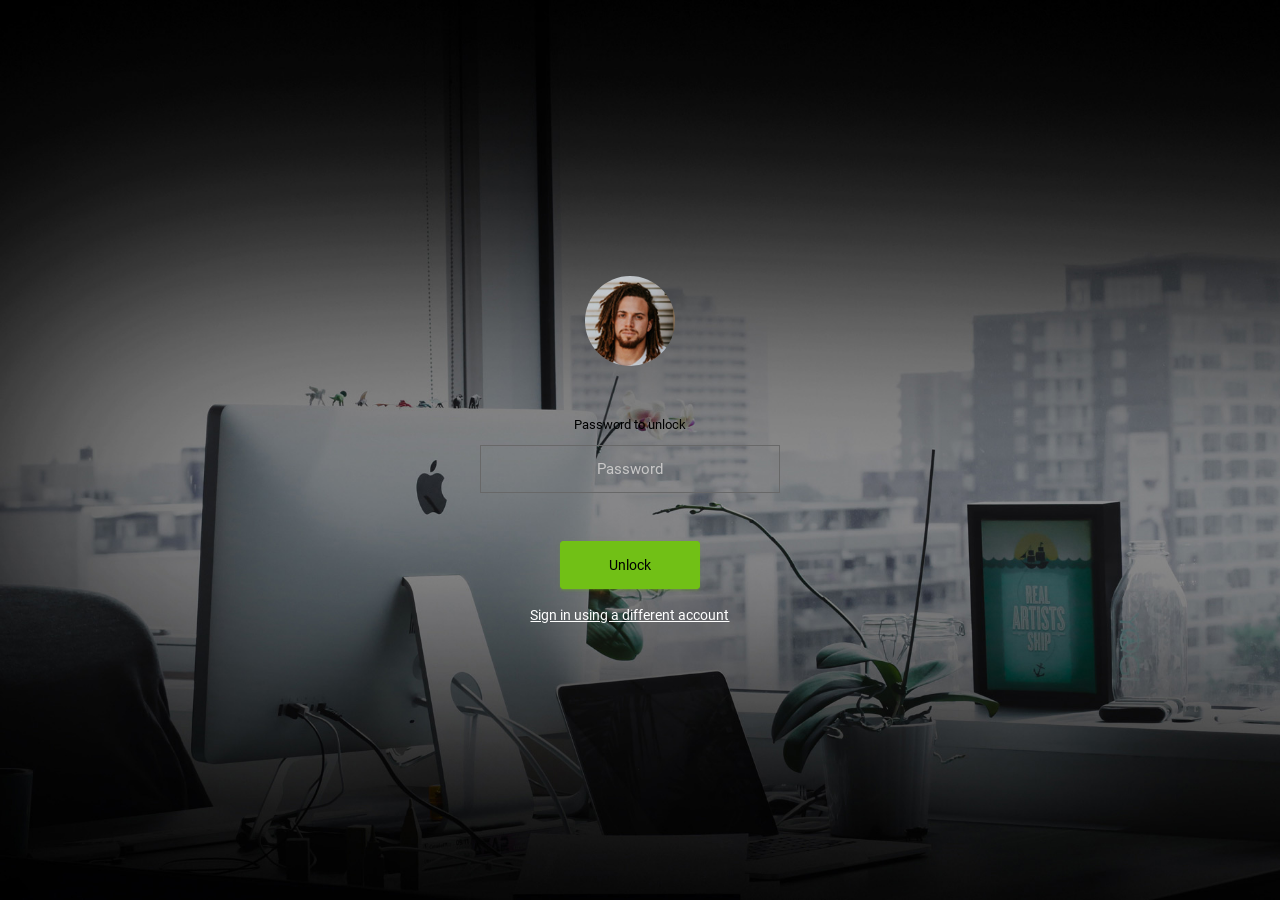
<file: FlightReservation_Presentation/wwwroot/admin/template/pages/samples/lock-screen.html>
<!DOCTYPE html>
<html lang="en">

<head>
  <!-- Required meta tags -->
  <meta charset="utf-8">
  <meta name="viewport" content="width=device-width, initial-scale=1, shrink-to-fit=no">
  <title>Majestic Admin</title>
  <!-- plugins:css -->
  <link rel="stylesheet" href="../../vendors/mdi/css/materialdesignicons.min.css">
  <link rel="stylesheet" href="../../vendors/base/vendor.bundle.base.css">
  <!-- endinject -->
  <!-- plugin css for this page -->
  <!-- End plugin css for this page -->
  <!-- inject:css -->
  <link rel="stylesheet" href="../../css/style.css">
  <!-- endinject -->
  <link rel="shortcut icon" href="../../images/favicon.png" />
</head>

<body>
  <div class="container-scroller">
    <div class="container-fluid page-body-wrapper full-page-wrapper">
      <div class="content-wrapper d-flex align-items-center auth lock-full-bg">
        <div class="row w-100">
          <div class="col-lg-4 mx-auto">
            <div class="auth-form-transparent text-left p-5 text-center">
              <img src="../../images/faces/face13.jpg" class="lock-profile-img" alt="img">
              <form class="pt-5">
                <div class="form-group">
                  <label for="examplePassword1">Password to unlock</label>
                  <input type="password" class="form-control text-center" id="examplePassword1" placeholder="Password">
                </div>
                <div class="mt-5">
                  <a class="btn btn-block btn-success btn-lg font-weight-medium" href="../../index.html">Unlock</a>
                </div>
                <div class="mt-3 text-center">
                  <a href="#" class="auth-link text-white">Sign in using a different account</a>
                </div>
              </form>
            </div>
          </div>
        </div>
      </div>
      <!-- content-wrapper ends -->
    </div>
    <!-- page-body-wrapper ends -->
  </div>
  <!-- container-scroller -->
  <!-- plugins:js -->
  <script src="../../vendors/base/vendor.bundle.base.js"></script>
  <!-- endinject -->
  <!-- inject:js -->
  <script src="../../js/off-canvas.js"></script>
  <script src="../../js/hoverable-collapse.js"></script>
  <script src="../../js/template.js"></script>
  <!-- endinject -->
</body>

</html>
</file>
<file: FlightReservation_Presentation/wwwroot/admin/template/vendors/base/vendor.bundle.base.css>
/*
 * Container style
 */
.ps {
  overflow: hidden !important;
  overflow-anchor: none;
  -ms-overflow-style: none;
  touch-action: auto;
  -ms-touch-action: auto;
}

/*
 * Scrollbar rail styles
 */
.ps__rail-x {
  display: none;
  opacity: 0;
  transition: background-color .2s linear, opacity .2s linear;
  -webkit-transition: background-color .2s linear, opacity .2s linear;
  height: 15px;
  /* there must be 'bottom' or 'top' for ps__rail-x */
  bottom: 0px;
  /* please don't change 'position' */
  position: absolute;
}

.ps__rail-y {
  display: none;
  opacity: 0;
  transition: background-color .2s linear, opacity .2s linear;
  -webkit-transition: background-color .2s linear, opacity .2s linear;
  width: 15px;
  /* there must be 'right' or 'left' for ps__rail-y */
  right: 0;
  /* please don't change 'position' */
  position: absolute;
}

.ps--active-x > .ps__rail-x,
.ps--active-y > .ps__rail-y {
  display: block;
  background-color: transparent;
}

.ps:hover > .ps__rail-x,
.ps:hover > .ps__rail-y,
.ps--focus > .ps__rail-x,
.ps--focus > .ps__rail-y,
.ps--scrolling-x > .ps__rail-x,
.ps--scrolling-y > .ps__rail-y {
  opacity: 0.6;
}

.ps .ps__rail-x:hover,
.ps .ps__rail-y:hover,
.ps .ps__rail-x:focus,
.ps .ps__rail-y:focus,
.ps .ps__rail-x.ps--clicking,
.ps .ps__rail-y.ps--clicking {
  background-color: #eee;
  opacity: 0.9;
}

/*
 * Scrollbar thumb styles
 */
.ps__thumb-x {
  background-color: #aaa;
  border-radius: 6px;
  transition: background-color .2s linear, height .2s ease-in-out;
  -webkit-transition: background-color .2s linear, height .2s ease-in-out;
  height: 6px;
  /* there must be 'bottom' for ps__thumb-x */
  bottom: 2px;
  /* please don't change 'position' */
  position: absolute;
}

.ps__thumb-y {
  background-color: #aaa;
  border-radius: 6px;
  transition: background-color .2s linear, width .2s ease-in-out;
  -webkit-transition: background-color .2s linear, width .2s ease-in-out;
  width: 6px;
  /* there must be 'right' for ps__thumb-y */
  right: 2px;
  /* please don't change 'position' */
  position: absolute;
}

.ps__rail-x:hover > .ps__thumb-x,
.ps__rail-x:focus > .ps__thumb-x,
.ps__rail-x.ps--clicking .ps__thumb-x {
  background-color: #999;
  height: 11px;
}

.ps__rail-y:hover > .ps__thumb-y,
.ps__rail-y:focus > .ps__thumb-y,
.ps__rail-y.ps--clicking .ps__thumb-y {
  background-color: #999;
  width: 11px;
}

/* MS supports */
@supports (-ms-overflow-style: none) {
  .ps {
    overflow: auto !important;
  }
}

@media screen and (-ms-high-contrast: active), (-ms-high-contrast: none) {
  .ps {
    overflow: auto !important;
  }
}
</file>
